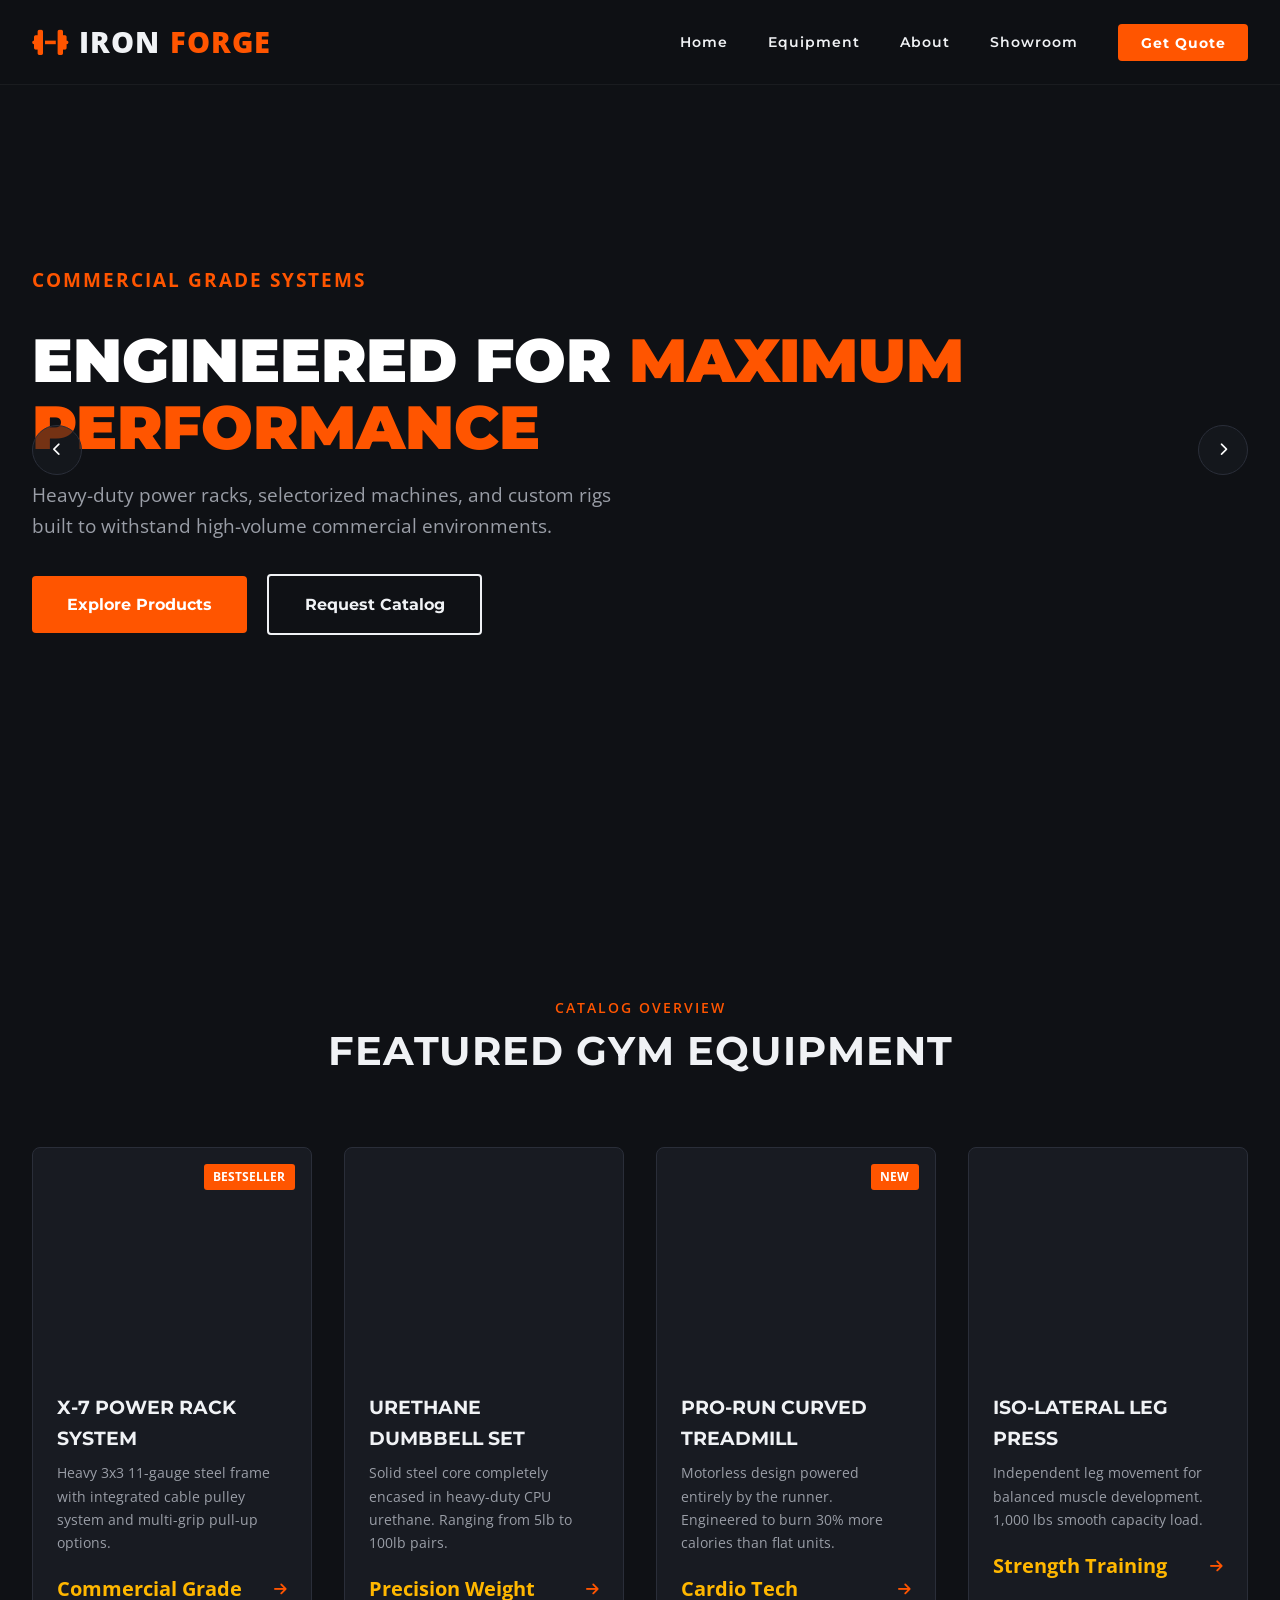
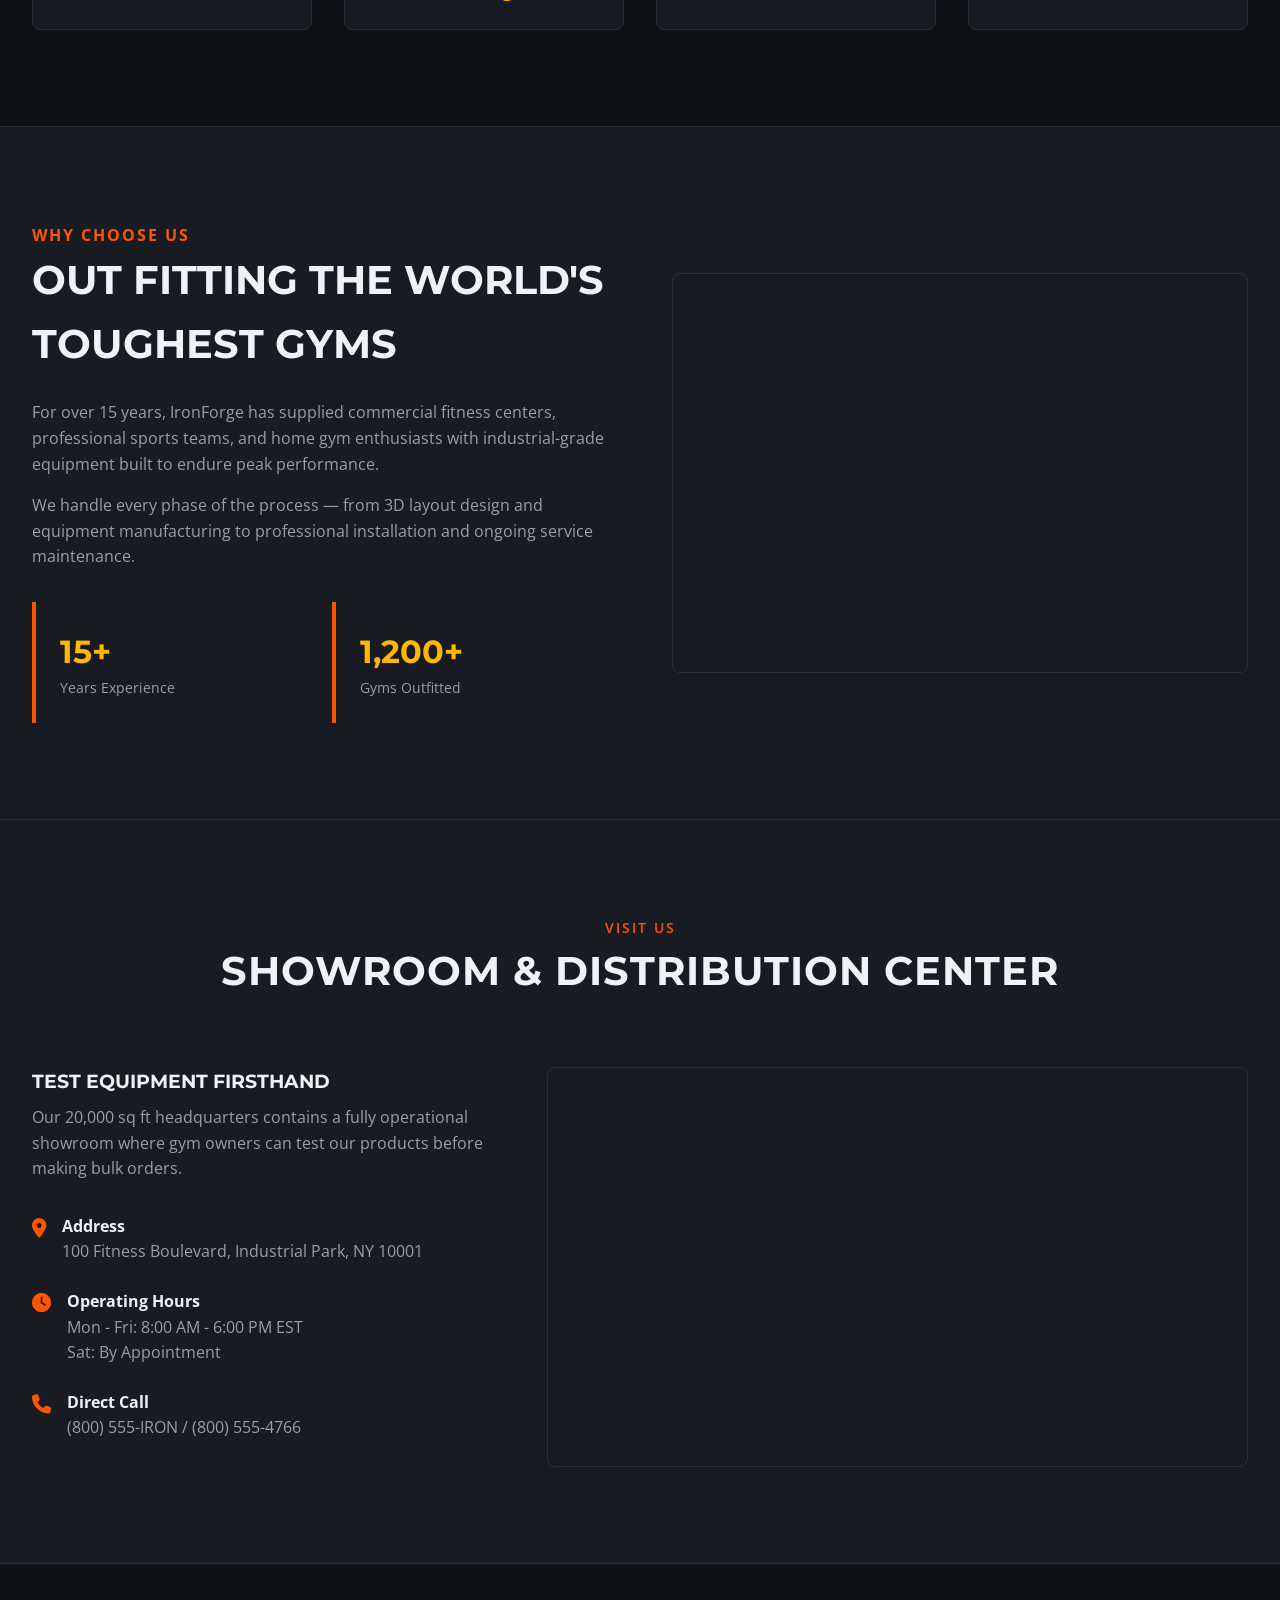
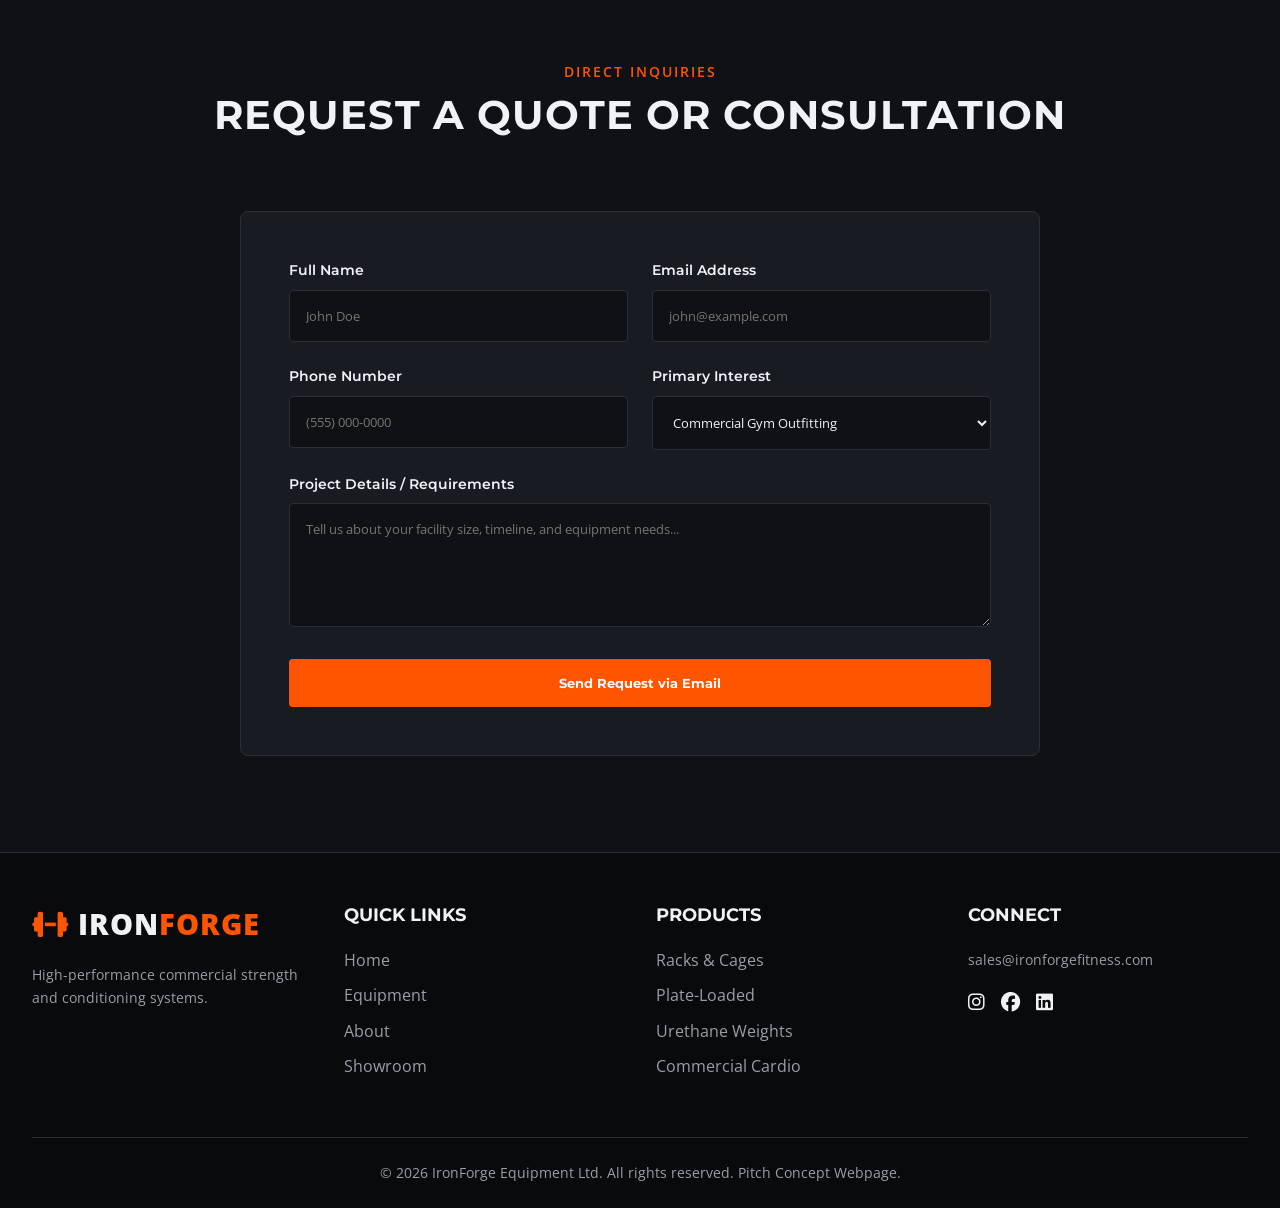
<file: index.html>
<!DOCTYPE html>
<html lang="en">
<head>
    <meta charset="UTF-8">
    <meta name="viewport" content="width=device-width, initial-scale=1.0">
    <title>IRONFORGE | Premium Fitness Equipment Solutions</title>
    
    <!-- Google Fonts & Font Awesome Icons -->
    <link rel="preconnect" href="https://fonts.googleapis.com">
    <link rel="preconnect" href="https://fonts.gstatic.com" crossorigin>
    <link href="https://fonts.googleapis.com/css2?family=Montserrat:wght@400;600;700;900&family=Open+Sans:wght@400;600&display=swap" rel="stylesheet">
    <link rel="stylesheet" href="https://cdnjs.cloudflare.com/ajax/libs/font-awesome/6.4.0/css/all.min.css">

    <style>
        /* --- DESIGN SYSTEM & CSS VARIABLES --- */
        :root {
            --bg-dark: #0f1115;
            --bg-card: #181b22;
            --accent-orange: #ff5500;
            --accent-yellow: #ffb700;
            --text-main: #f0f2f5;
            --text-muted: #9a9ea7;
            --border-color: #2a2e39;
            --font-heading: 'Montserrat', sans-serif;
            --font-body: 'Open Sans', sans-serif;
            --transition: all 0.3s cubic-bezier(0.25, 0.8, 0.25, 1);
        }

        * {
            margin: 0;
            padding: 0;
            box-sizing: border-box;
            scroll-behavior: smooth;
        }

        body {
            background-color: var(--bg-dark);
            color: var(--text-main);
            font-family: var(--font-body);
            line-height: 1.6;
            overflow-x: hidden;
        }

        h1, h2, h3, h4, .brand-font {
            font-family: var(--font-heading);
            text-transform: uppercase;
        }

        /* --- NAVIGATION --- */
        header {
            position: fixed;
            top: 0;
            left: 0;
            width: 100%;
            z-index: 1000;
            background: rgba(15, 17, 21, 0.85);
            backdrop-filter: blur(10px);
            border-bottom: 1px solid rgba(255, 255, 255, 0.05);
            transition: var(--transition);
        }

        .navbar {
            max-width: 1300px;
            margin: 0 auto;
            display: flex;
            justify-content: space-between;
            align-items: center;
            padding: 1.2rem 2rem;
        }

        .logo {
            font-size: 1.8rem;
            font-weight: 900;
            color: var(--text-main);
            text-decoration: none;
            letter-spacing: 1px;
            display: flex;
            align-items: center;
            gap: 10px;
        }

        .logo span {
            color: var(--accent-orange);
        }

        .nav-links {
            display: flex;
            list-style: none;
            gap: 2.5rem;
            align-items: center;
        }

        .nav-links a {
            color: var(--text-main);
            text-decoration: none;
            font-family: var(--font-heading);
            font-weight: 600;
            font-size: 0.9rem;
            letter-spacing: 1px;
            transition: var(--transition);
        }

        .nav-links a:hover {
            color: var(--accent-orange);
        }

        .btn-nav {
            background: var(--accent-orange);
            color: #fff !important;
            padding: 0.6rem 1.4rem;
            border-radius: 4px;
            font-weight: 700 !important;
        }

        .btn-nav:hover {
            background: #e04b00;
            transform: translateY(-2px);
        }

        /* --- HERO SLIDER --- */
        .hero-slider {
            position: relative;
            height: 100vh;
            width: 100%;
            overflow: hidden;
        }

        .slide {
            position: absolute;
            top: 0;
            left: 0;
            width: 100%;
            height: 100%;
            opacity: 0;
            transition: opacity 0.8s ease-in-out;
            background-size: cover;
            background-position: center;
            display: flex;
            align-items: center;
        }

        .slide.active {
            opacity: 1;
        }

        .slide-overlay {
            position: absolute;
            top: 0;
            left: 0;
            width: 100%;
            height: 100%;
            background: linear-gradient(90deg, rgba(15, 17, 21, 0.9) 0%, rgba(15, 17, 21, 0.4) 100%);
        }

        .slide-content {
            position: relative;
            z-index: 2;
            max-width: 1300px;
            margin: 0 auto;
            padding: 0 2rem;
            width: 100%;
        }

        .slide-content h1 {
            font-size: 3.8rem;
            font-weight: 900;
            line-height: 1.1;
            margin-bottom: 1.2rem;
            color: #fff;
        }

        .slide-content h1 span {
            color: var(--accent-orange);
        }

        .slide-content p {
            font-size: 1.2rem;
            max-width: 600px;
            margin-bottom: 2rem;
            color: var(--text-muted);
        }

        /* Slider Controls */
        .slider-arrow {
            position: absolute;
            top: 50%;
            transform: translateY(-50%);
            z-index: 10;
            background: rgba(24, 27, 34, 0.6);
            border: 1px solid var(--border-color);
            color: #fff;
            width: 50px;
            height: 50px;
            border-radius: 50%;
            cursor: pointer;
            display: flex;
            align-items: center;
            justify-content: center;
            transition: var(--transition);
        }

        .slider-arrow:hover {
            background: var(--accent-orange);
            border-color: var(--accent-orange);
        }

        .prev-slide { left: 2rem; }
        .next-slide { right: 2rem; }

        /* --- BUTTONS & CTA --- */
        .btn {
            display: inline-block;
            padding: 1rem 2.2rem;
            border-radius: 4px;
            font-family: var(--font-heading);
            font-weight: 700;
            text-decoration: none;
            cursor: pointer;
            border: none;
            transition: var(--transition);
        }

        .btn-primary {
            background: var(--accent-orange);
            color: #fff;
        }

        .btn-primary:hover {
            background: #d44700;
            transform: translateY(-3px);
            box-shadow: 0 10px 20px rgba(255, 85, 0, 0.3);
        }

        .btn-outline {
            border: 2px solid var(--text-main);
            color: var(--text-main);
            margin-left: 1rem;
        }

        .btn-outline:hover {
            border-color: var(--accent-orange);
            color: var(--accent-orange);
        }

        /* --- SECTION HEADINGS --- */
        .section-padding {
            padding: 6rem 2rem;
        }

        .container {
            max-width: 1300px;
            margin: 0 auto;
        }

        .section-header {
            text-align: center;
            margin-bottom: 4rem;
        }

        .section-header h2 {
            font-size: 2.5rem;
            letter-spacing: 1px;
            margin-bottom: 0.5rem;
        }

        .section-header p {
            color: var(--accent-orange);
            font-weight: 600;
            text-transform: uppercase;
            font-size: 0.9rem;
            letter-spacing: 2px;
        }

        /* --- EQUIPMENT SHOWCASE --- */
        .grid-products {
            display: grid;
            grid-template-columns: repeat(auto-fit, minmax(280px, 1fr));
            gap: 2rem;
        }

        .product-card {
            background: var(--bg-card);
            border: 1px solid var(--border-color);
            border-radius: 8px;
            overflow: hidden;
            transition: var(--transition);
        }

        .product-card:hover {
            transform: translateY(-10px);
            border-color: var(--accent-orange);
            box-shadow: 0 15px 30px rgba(0,0,0,0.5);
        }

        .product-img {
            height: 220px;
            background-size: cover;
            background-position: center;
            position: relative;
        }

        .product-badge {
            position: absolute;
            top: 1rem;
            right: 1rem;
            background: var(--accent-orange);
            color: #fff;
            padding: 0.2rem 0.6rem;
            font-size: 0.75rem;
            font-weight: 700;
            border-radius: 3px;
        }

        .product-info {
            padding: 1.5rem;
        }

        .product-info h3 {
            font-size: 1.2rem;
            margin-bottom: 0.5rem;
        }

        .product-info p {
            color: var(--text-muted);
            font-size: 0.9rem;
            margin-bottom: 1.2rem;
        }

        .product-price {
            font-size: 1.25rem;
            font-weight: 700;
            color: var(--accent-yellow);
            display: flex;
            justify-content: space-between;
            align-items: center;
        }

        /* --- ABOUT & STATS SECTION --- */
        .about-grid {
            display: grid;
            grid-template-columns: 1fr 1fr;
            gap: 4rem;
            align-items: center;
        }

        .about-text h2 {
            font-size: 2.5rem;
            margin-bottom: 1.5rem;
        }

        .stats-grid {
            display: grid;
            grid-template-columns: repeat(2, 1fr);
            gap: 1.5rem;
            margin-top: 2rem;
        }

        .stat-box {
            background: var(--bg-card);
            padding: 1.5rem;
            border-left: 4px solid var(--accent-orange);
            border-radius: 0 8px 8px 0;
        }

        .stat-box h3 {
            font-size: 2rem;
            color: var(--accent-yellow);
        }

        /* --- LOCATION & MAP --- */
        .location-section {
            background: var(--bg-card);
            border-top: 1px solid var(--border-color);
            border-bottom: 1px solid var(--border-color);
        }

        .location-grid {
            display: grid;
            grid-template-columns: 1fr 1.5fr;
            gap: 3rem;
        }

        .info-list {
            list-style: none;
            margin-top: 2rem;
        }

        .info-list li {
            display: flex;
            align-items: flex-start;
            gap: 1rem;
            margin-bottom: 1.5rem;
        }

        .info-list i {
            font-size: 1.2rem;
            color: var(--accent-orange);
            margin-top: 5px;
        }

        .map-container {
            width: 100%;
            height: 400px;
            border-radius: 8px;
            overflow: hidden;
            border: 1px solid var(--border-color);
        }

        .map-container iframe {
            width: 100%;
            height: 100%;
            border: 0;
            filter: grayscale(80%) invert(90%) contrast(120%);
        }

        /* --- CONTACT FORM --- */
        .contact-form-wrapper {
            max-width: 800px;
            margin: 0 auto;
            background: var(--bg-card);
            padding: 3rem;
            border-radius: 8px;
            border: 1px solid var(--border-color);
        }

        .form-group {
            margin-bottom: 1.5rem;
        }

        .form-row {
            display: grid;
            grid-template-columns: 1fr 1fr;
            gap: 1.5rem;
        }

        label {
            display: block;
            margin-bottom: 0.5rem;
            font-family: var(--font-heading);
            font-size: 0.85rem;
            font-weight: 600;
        }

        input, textarea, select {
            width: 100%;
            padding: 1rem;
            background: var(--bg-dark);
            border: 1px solid var(--border-color);
            border-radius: 4px;
            color: var(--text-main);
            font-family: var(--font-body);
            transition: var(--transition);
        }

        input:focus, textarea:focus, select:focus {
            outline: none;
            border-color: var(--accent-orange);
        }

        /* --- FOOTER --- */
        footer {
            background: #090a0c;
            padding: 3rem 2rem 1.5rem;
            border-top: 1px solid var(--border-color);
        }

        .footer-grid {
            display: grid;
            grid-template-columns: repeat(auto-fit, minmax(200px, 1fr));
            gap: 2rem;
            max-width: 1300px;
            margin: 0 auto 3rem;
        }

        .footer-col h4 {
            margin-bottom: 1.2rem;
            font-size: 1.1rem;
        }

        .footer-links {
            list-style: none;
        }

        .footer-links li {
            margin-bottom: 0.6rem;
        }

        .footer-links a {
            color: var(--text-muted);
            text-decoration: none;
            transition: var(--transition);
        }

        .footer-links a:hover {
            color: var(--accent-orange);
        }

        .footer-bottom {
            text-align: center;
            padding-top: 1.5rem;
            border-top: 1px solid var(--border-color);
            color: var(--text-muted);
            font-size: 0.85rem;
        }

        /* --- RESPONSIVE MOBILE MENU --- */
        .mobile-toggle {
            display: none;
            font-size: 1.5rem;
            cursor: pointer;
        }

        @media (max-width: 900px) {
            .about-grid, .location-grid {
                grid-template-columns: 1fr;
            }
            .form-row {
                grid-template-columns: 1fr;
            }
            .mobile-toggle {
                display: block;
            }
            .nav-links {
                position: absolute;
                top: 100%;
                left: 0;
                width: 100%;
                background: var(--bg-card);
                flex-direction: column;
                padding: 2rem;
                display: none;
                border-bottom: 1px solid var(--border-color);
            }
            .nav-links.active {
                display: flex;
            }
            .slide-content h1 {
                font-size: 2.5rem;
            }
        }
    </style>
</head>
<body>

    <!-- NAVIGATION HEADER -->
    <header>
        <nav class="navbar">
            <a href="#" class="logo">
                <i class="fa-solid fa-dumbbell" style="color: var(--accent-orange);"></i>
                IRON<span>FORGE</span>
            </a>
            <div class="mobile-toggle" id="mobile-menu-btn">
                <i class="fa-solid fa-bars"></i>
            </div>
            <ul class="nav-links" id="nav-links">
                <li><a href="#home">Home</a></li>
                <li><a href="#equipment">Equipment</a></li>
                <li><a href="#about">About</a></li>
                <li><a href="#location">Showroom</a></li>
                <li><a href="#contact" class="btn-nav">Get Quote</a></li>
            </ul>
        </nav>
    </header>

    <!-- HERO SLIDER SECTION -->
    <section class="hero-slider" id="home">
        <!-- Slide 1 -->
        <div class="slide active" style="background-image: url('https://images.unsplash.com/photo-1534438327276-14e5300c3a48?auto=format&fit=crop&q=80&w=1920');">
            <div class="slide-overlay"></div>
            <div class="slide-content">
                <p style="color: var(--accent-orange); font-weight: 700; letter-spacing: 2px;">COMMERCIAL GRADE SYSTEMS</p>
                <h1>ENGINEERED FOR <span>MAXIMUM PERFORMANCE</span></h1>
                <p>Heavy-duty power racks, selectorized machines, and custom rigs built to withstand high-volume commercial environments.</p>
                <a href="#equipment" class="btn btn-primary">Explore Products</a>
                <a href="#contact" class="btn btn-outline">Request Catalog</a>
            </div>
        </div>

        <!-- Slide 2 -->
        <div class="slide" style="background-image: url('https://images.unsplash.com/photo-1534438327276-14e5300c3a48?auto=format&fit=crop&q=80&w=1920');">
            <div class="slide-overlay"></div>
            <div class="slide-content">
                <p style="color: var(--accent-yellow); font-weight: 700; letter-spacing: 2px;">PRECISION FREE WEIGHTS</p>
                <h1>BUILT FOR <span>CHAMPIONS</span></h1>
                <p>Calibrated steel plates, urethane dumbbells, and Olympic bars forged with high-tensile strength alloys.</p>
                <a href="#equipment" class="btn btn-primary">View Free Weights</a>
            </div>
        </div>

        <!-- Slide Controls -->
        <button class="slider-arrow prev-slide" id="prevBtn"><i class="fa-solid fa-chevron-left"></i></button>
        <button class="slider-arrow next-slide" id="nextBtn"><i class="fa-solid fa-chevron-right"></i></button>
    </section>

    <!-- EQUIPMENT SHOWCASE -->
    <section class="section-padding container" id="equipment">
        <div class="section-header">
            <p>Catalog Overview</p>
            <h2>Featured Gym Equipment</h2>
        </div>
        <div class="grid-products">
            
            <!-- Item 1 -->
            <div class="product-card">
                <div class="product-img" style="background-image: url('https://images.unsplash.com/photo-1584735935682-2f2b69dff9d2?auto=format&fit=crop&q=80&w=600');">
                    <span class="product-badge">BESTSELLER</span>
                </div>
                <div class="product-info">
                    <h3>X-7 Power Rack System</h3>
                    <p>Heavy 3x3 11-gauge steel frame with integrated cable pulley system and multi-grip pull-up options.</p>
                    <div class="product-price">
                        <span>Commercial Grade</span>
                        <i class="fa-solid fa-arrow-right" style="color: var(--accent-orange); font-size: 0.9rem;"></i>
                    </div>
                </div>
            </div>

            <!-- Item 2 -->
            <div class="product-card">
                <div class="product-img" style="background-image: url('https://images.unsplash.com/photo-1534438327276-14e5300c3a48?auto=format&fit=crop&q=80&w=600');">
                </div>
                <div class="product-info">
                    <h3>Urethane Dumbbell Set</h3>
                    <p>Solid steel core completely encased in heavy-duty CPU urethane. Ranging from 5lb to 100lb pairs.</p>
                    <div class="product-price">
                        <span>Precision Weight</span>
                        <i class="fa-solid fa-arrow-right" style="color: var(--accent-orange); font-size: 0.9rem;"></i>
                    </div>
                </div>
            </div>

            <!-- Item 3 -->
            <div class="product-card">
                <div class="product-img" style="background-image: url('https://images.unsplash.com/photo-1517838277536-f5f99be501cd?auto=format&fit=crop&q=80&w=600');">
                    <span class="product-badge">NEW</span>
                </div>
                <div class="product-info">
                    <h3>Pro-Run Curved Treadmill</h3>
                    <p>Motorless design powered entirely by the runner. Engineered to burn 30% more calories than flat units.</p>
                    <div class="product-price">
                        <span>Cardio Tech</span>
                        <i class="fa-solid fa-arrow-right" style="color: var(--accent-orange); font-size: 0.9rem;"></i>
                    </div>
                </div>
            </div>

            <!-- Item 4 -->
            <div class="product-card">
                <div class="product-img" style="background-image: url('https://images.unsplash.com/photo-1534438327276-14e5300c3a48?auto=format&fit=crop&q=80&w=600');">
                </div>
                <div class="product-info">
                    <h3>Iso-Lateral Leg Press</h3>
                    <p>Independent leg movement for balanced muscle development. 1,000 lbs smooth capacity load.</p>
                    <div class="product-price">
                        <span>Strength Training</span>
                        <i class="fa-solid fa-arrow-right" style="color: var(--accent-orange); font-size: 0.9rem;"></i>
                    </div>
                </div>
            </div>

        </div>
    </section>

    <!-- ABOUT SECTION -->
    <section class="section-padding" id="about" style="background: var(--bg-card); border-top: 1px solid var(--border-color);">
        <div class="container about-grid">
            <div class="about-text">
                <p style="color: var(--accent-orange); font-weight: 700; letter-spacing: 2px;">WHY CHOOSE US</p>
                <h2>OUT FITTING THE WORLD'S TOUGHEST GYMS</h2>
                <p style="color: var(--text-muted); margin-bottom: 1rem;">
                    For over 15 years, IronForge has supplied commercial fitness centers, professional sports teams, and home gym enthusiasts with industrial-grade equipment built to endure peak performance.
                </p>
                <p style="color: var(--text-muted);">
                    We handle every phase of the process — from 3D layout design and equipment manufacturing to professional installation and ongoing service maintenance.
                </p>
                <div class="stats-grid">
                    <div class="stat-box">
                        <h3>15+</h3>
                        <p style="font-size: 0.85rem; color: var(--text-muted);">Years Experience</p>
                    </div>
                    <div class="stat-box">
                        <h3>1,200+</h3>
                        <p style="font-size: 0.85rem; color: var(--text-muted);">Gyms Outfitted</p>
                    </div>
                </div>
            </div>
            <div style="background-image: url('https://images.unsplash.com/photo-1571902943202-507ec2618e8f?auto=format&fit=crop&q=80&w=800'); height: 400px; background-size: cover; border-radius: 8px; border: 1px solid var(--border-color);"></div>
        </div>
    </section>

    <!-- LOCATION & SHOWROOM MAP -->
    <section class="section-padding location-section" id="location">
        <div class="container">
            <div class="section-header">
                <p>Visit Us</p>
                <h2>Showroom & Distribution Center</h2>
            </div>
            <div class="location-grid">
                <div>
                    <h3>Test Equipment Firsthand</h3>
                    <p style="color: var(--text-muted); margin-top: 0.5rem;">
                        Our 20,000 sq ft headquarters contains a fully operational showroom where gym owners can test our products before making bulk orders.
                    </p>
                    <ul class="info-list">
                        <li>
                            <i class="fa-solid fa-location-dot"></i>
                            <div>
                                <strong>Address</strong>
                                <p style="color: var(--text-muted);">100 Fitness Boulevard, Industrial Park, NY 10001</p>
                            </div>
                        </li>
                        <li>
                            <i class="fa-solid fa-clock"></i>
                            <div>
                                <strong>Operating Hours</strong>
                                <p style="color: var(--text-muted);">Mon - Fri: 8:00 AM - 6:00 PM EST<br>Sat: By Appointment</p>
                            </div>
                        </li>
                        <li>
                            <i class="fa-solid fa-phone"></i>
                            <div>
                                <strong>Direct Call</strong>
                                <p style="color: var(--text-muted);">(800) 555-IRON / (800) 555-4766</p>
                            </div>
                        </li>
                    </ul>
                </div>
                <!-- GOOGLE MAPS EMBED -->
                <div class="map-container">
                    <iframe src="https://www.google.com/maps/embed?pb=!1m18!1m12!1m3!1d193595.15830869428!2d-74.119763973046!3d40.69766371333333!2m3!1f0!2f0!3f0!3m2!1i1024!2i768!4f13.1!3m3!1m2!1s0x89c24fa5d33f083b%3A0xc80b8f06e177fe62!2sNew%20York%2C%20NY!5e0!3m2!1sen!2sus!4v1680000000000!5m2!1sen!2sus" allowfullscreen="" loading="lazy"></iframe>
                </div>
            </div>
        </div>
    </section>

    <!-- CONTACT & QUOTE FORM -->
    <section class="section-padding container" id="contact">
        <div class="section-header">
            <p>Direct Inquiries</p>
            <h2>Request a Quote or Consultation</h2>
        </div>
        <div class="contact-form-wrapper">
            <!-- Interactivity via mailto action fallback or custom JS handling -->
            <form id="quoteForm" onsubmit="handleFormSubmit(event)">
                <div class="form-row">
                    <div class="form-group">
                        <label for="fullName">Full Name</label>
                        <input type="text" id="fullName" required placeholder="John Doe">
                    </div>
                    <div class="form-group">
                        <label for="email">Email Address</label>
                        <input type="email" id="email" required placeholder="john@example.com">
                    </div>
                </div>
                <div class="form-row">
                    <div class="form-group">
                        <label for="phone">Phone Number</label>
                        <input type="tel" id="phone" placeholder="(555) 000-0000">
                    </div>
                    <div class="form-group">
                        <label for="interest">Primary Interest</label>
                        <select id="interest">
                            <option>Commercial Gym Outfitting</option>
                            <option>Home Gym Equipment</option>
                            <option>Free Weights & Accessories</option>
                            <option>Service & Maintenance</option>
                        </select>
                    </div>
                </div>
                <div class="form-group">
                    <label for="message">Project Details / Requirements</label>
                    <textarea id="message" rows="5" required placeholder="Tell us about your facility size, timeline, and equipment needs..."></textarea>
                </div>
                <button type="submit" class="btn btn-primary" style="width: 100%;">Send Request via Email</button>
            </form>
        </div>
    </section>

    <!-- FOOTER -->
    <footer>
        <div class="footer-grid">
            <div class="footer-col">
                <a href="#" class="logo" style="margin-bottom: 1rem; display: inline-block;">
                    <i class="fa-solid fa-dumbbell" style="color: var(--accent-orange);"></i> IRON<span>FORGE</span>
                </a>
                <p style="color: var(--text-muted); font-size: 0.9rem;">High-performance commercial strength and conditioning systems.</p>
            </div>
            <div class="footer-col">
                <h4>Quick Links</h4>
                <ul class="footer-links">
                    <li><a href="#home">Home</a></li>
                    <li><a href="#equipment">Equipment</a></li>
                    <li><a href="#about">About</a></li>
                    <li><a href="#location">Showroom</a></li>
                </ul>
            </div>
            <div class="footer-col">
                <h4>Products</h4>
                <ul class="footer-links">
                    <li><a href="#equipment">Racks & Cages</a></li>
                    <li><a href="#equipment">Plate-Loaded</a></li>
                    <li><a href="#equipment">Urethane Weights</a></li>
                    <li><a href="#equipment">Commercial Cardio</a></li>
                </ul>
            </div>
            <div class="footer-col">
                <h4>Connect</h4>
                <p style="color: var(--text-muted); font-size: 0.9rem; margin-bottom: 1rem;">sales@ironforgefitness.com</p>
                <div style="display: flex; gap: 1rem; font-size: 1.2rem;">
                    <a href="#" style="color: var(--text-main);"><i class="fa-brands fa-instagram"></i></a>
                    <a href="#" style="color: var(--text-main);"><i class="fa-brands fa-facebook"></i></a>
                    <a href="#" style="color: var(--text-main);"><i class="fa-brands fa-linkedin"></i></a>
                </div>
            </div>
        </div>
        <div class="footer-bottom">
            <p>&copy; 2026 IronForge Equipment Ltd. All rights reserved. Pitch Concept Webpage.</p>
        </div>
    </footer>

    <!-- INTERACTIVE JAVASCRIPT -->
    <script>
        // --- HERO SLIDER FUNCTIONALITY ---
        const slides = document.querySelectorAll('.slide');
        const prevBtn = document.getElementById('prevBtn');
        const nextBtn = document.getElementById('nextBtn');
        let currentSlide = 0;
        let slideInterval;

        function showSlide(index) {
            slides.forEach(slide => slide.classList.remove('active'));
            currentSlide = (index + slides.length) % slides.length;
            slides[currentSlide].classList.add('active');
        }

        function nextSlide() {
            showSlide(currentSlide + 1);
        }

        function prevSlide() {
            showSlide(currentSlide - 1);
        }

        // Event Listeners for Controls
        nextBtn.addEventListener('click', () => {
            nextSlide();
            resetTimer();
        });

        prevBtn.addEventListener('click', () => {
            prevSlide();
            resetTimer();
        });

        // Auto-advance Slides
        function startTimer() {
            slideInterval = setInterval(nextSlide, 5000);
        }

        function resetTimer() {
            clearInterval(slideInterval);
            startTimer();
        }

        startTimer();

        // --- MOBILE MENU TOGGLE ---
        const mobileBtn = document.getElementById('mobile-menu-btn');
        const navLinks = document.getElementById('nav-links');

        mobileBtn.addEventListener('click', () => {
            navLinks.classList.toggle('active');
        });

        // Close menu when clicking a link (mobile)
        document.querySelectorAll('.nav-links a').forEach(link => {
            link.addEventListener('click', () => {
                navLinks.classList.remove('active');
            });
        });

        // --- FORM SUBMISSION (EMAIL TRIGGER) ---
        function handleFormSubmit(event) {
            event.preventDefault();
            
            const name = document.getElementById('fullName').value;
            const email = document.getElementById('email').value;
            const phone = document.getElementById('phone').value;
            const interest = document.getElementById('interest').value;
            const message = document.getElementById('message').value;

            // Construct mailto URI for simple client-side submission demonstration
            const targetEmail = "sales@ironforgefitness.com";
            const subject = encodeURIComponent(`Inquiry: ${interest} - ${name}`);
            const body = encodeURIComponent(
                `Name: ${name}\nEmail: ${email}\nPhone: ${phone}\nInterest: ${interest}\n\nMessage:\n${message}`
            );

            window.location.href = `mailto:${targetEmail}?subject=${subject}&body=${body}`;
            
            alert('Opening your email client to dispatch this quote request...');
        }
    </script>
</body>
</html>
</file>
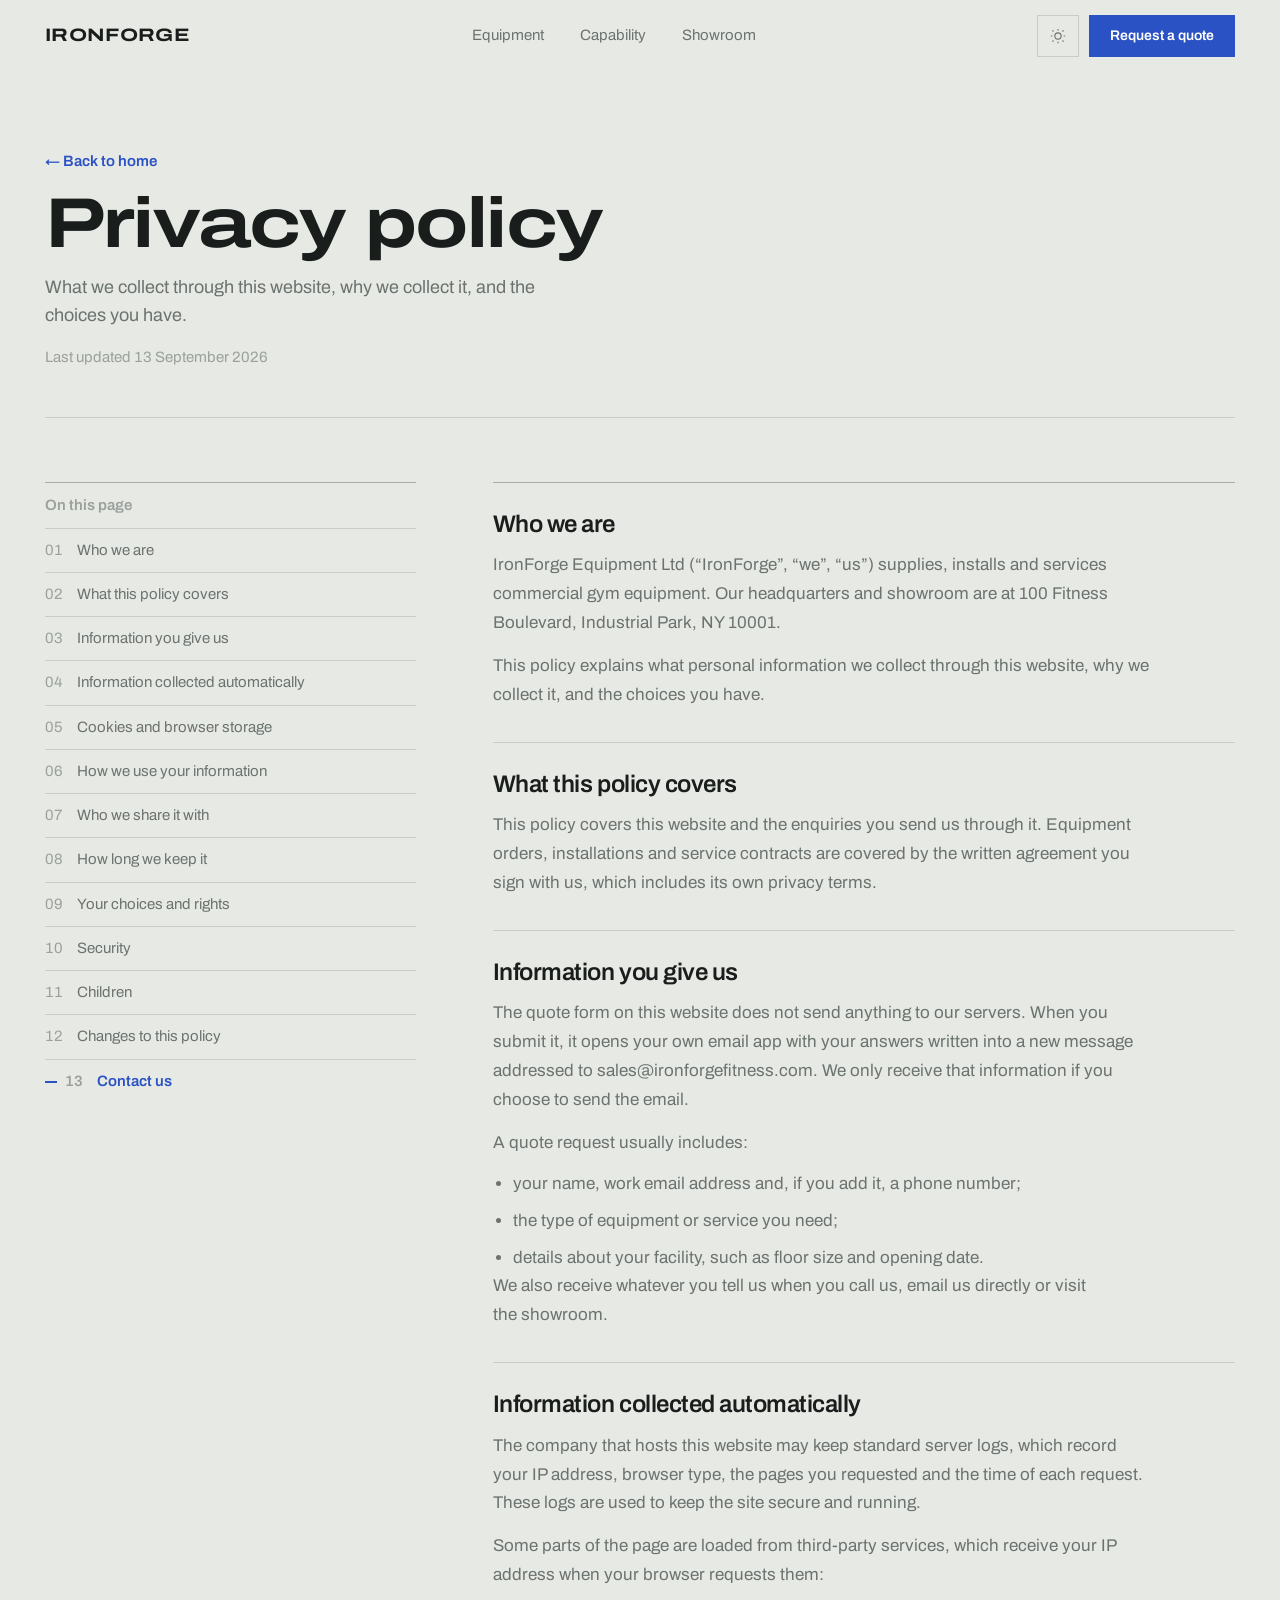
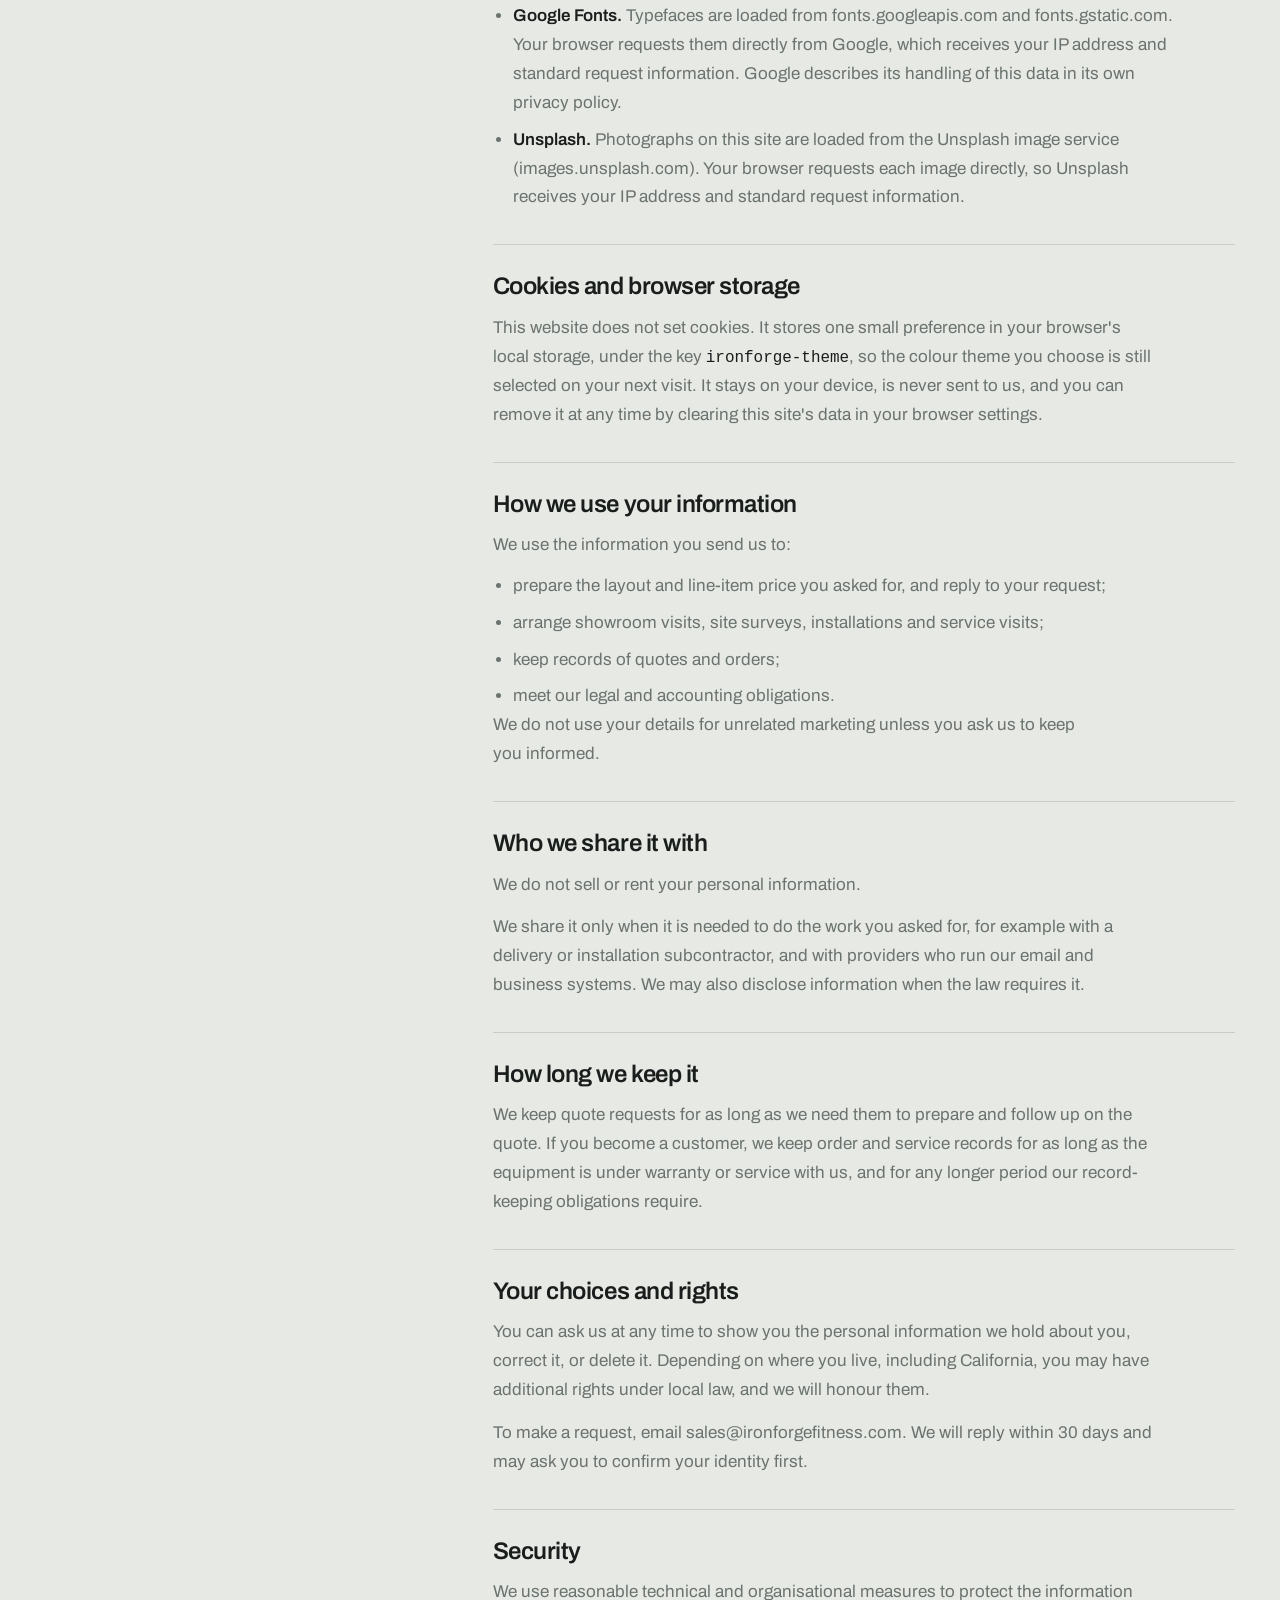
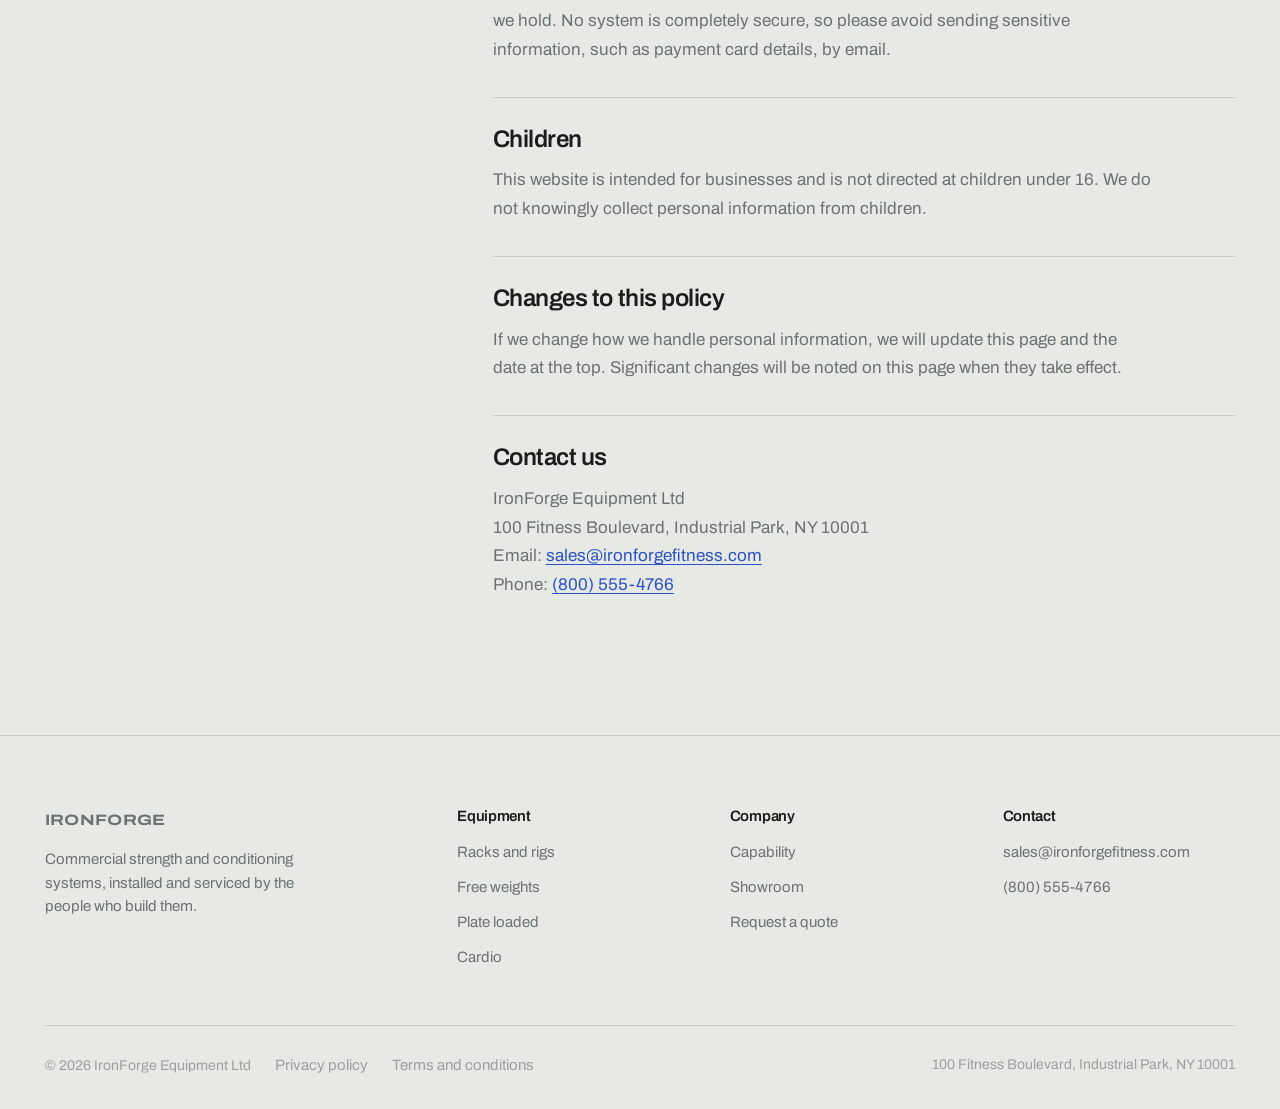
<file: v1/privacy.html>
<!DOCTYPE html>
<html lang="en">
<head>
<meta charset="UTF-8">
<meta name="viewport" content="width=device-width, initial-scale=1">
<title>Privacy policy | IRONFORGE</title>
<meta name="description" content="How IRONFORGE handles personal information collected through this website.">
<meta name="theme-color" content="#e7e9e4" media="(prefers-color-scheme: light)">
<meta name="theme-color" content="#161a19" media="(prefers-color-scheme: dark)">

<link rel="preconnect" href="https://fonts.googleapis.com">
<link rel="preconnect" href="https://fonts.gstatic.com" crossorigin>
<link rel="preconnect" href="https://images.unsplash.com">

<link rel="icon" href="favicon.svg" type="image/svg+xml">

<link href="https://fonts.googleapis.com/css2?family=Archivo:wdth,wght@62..125,400..700&display=swap" rel="stylesheet">

<link rel="stylesheet" href="assets/styles.css?v=1.3">

<script>
  // Theme is resolved before first paint so the page never flashes the
  // wrong mode. The class hook lets CSS hide the hero only when scripting
  // is available, so a no-JS visitor still sees everything.
  (function () {
    var el = document.documentElement;
    el.classList.add("js");
    try {
      var saved = localStorage.getItem("ironforge-theme");
      el.setAttribute("data-theme",
        saved || (matchMedia("(prefers-color-scheme: dark)").matches ? "dark" : "light"));
    } catch (e) {
      el.setAttribute("data-theme", "light");
    }
  })();
</script>
</head>

<body>
<a class="skip" href="#main">Skip to content</a>

<header class="header" data-stuck="false">
  <div class="shell header__bar">
    <a class="brand" href="./" translate="no">IRONFORGE</a>

    <nav class="nav" id="nav" aria-label="Primary">
      <a href="./#equipment">Equipment</a>
      <a href="./#capability">Capability</a>
      <a href="./#showroom">Showroom</a>
      <a class="nav__quote" href="./#quote">Request a quote</a>
    </nav>

    <div class="header__end">
      <button class="iconbtn" id="theme" type="button" aria-label="Switch to dark theme">
        <svg class="i-light" viewBox="0 0 24 24" fill="none" stroke="currentColor" stroke-width="1.5" aria-hidden="true">
          <circle cx="12" cy="12" r="4.2"/>
          <path d="M12 2.5v2M12 19.5v2M4.6 4.6l1.4 1.4M18 18l1.4 1.4M2.5 12h2M19.5 12h2M4.6 19.4 6 18M18 6l1.4-1.4"/>
        </svg>
        <svg class="i-dark" viewBox="0 0 24 24" fill="none" stroke="currentColor" stroke-width="1.5" aria-hidden="true">
          <path d="M21 12.8A9 9 0 1 1 11.2 3a7 7 0 0 0 9.8 9.8z"/>
        </svg>
      </button>

      <button class="iconbtn menu-btn" id="menu" type="button"
              aria-label="Open menu" aria-expanded="false" aria-controls="nav">
        <svg viewBox="0 0 24 24" fill="none" stroke="currentColor" stroke-width="1.5" aria-hidden="true">
          <path d="M4 7h16M4 12h16M4 17h16"/>
        </svg>
      </button>

      <a class="btn btn--solid btn--sm" href="./#quote">Request a quote</a>
    </div>
  </div>
</header>

<main id="main">
  <article class="shell legal" aria-labelledby="legal-title">
    <header class="legal__head">
      <a class="legal__back" href="./">&larr; Back to home</a>
      <h1 class="display legal__title" id="legal-title">Privacy policy</h1>
      <p class="legal__lede">What we collect through this website, why we collect it, and the choices you have.</p>
      <p class="legal__meta">Last updated <time datetime="2026-09-13">13 September 2026</time></p>
    </header>

    <div class="legal__grid">
      <nav class="legal__toc" aria-labelledby="toc-title" data-legal-toc>
        <h2 id="toc-title">On this page</h2>
        <ol><li><a href="#who-we-are">Who we are</a></li><li><a href="#scope">What this policy covers</a></li><li><a href="#you-give-us">Information you give us</a></li><li><a href="#automatic">Information collected automatically</a></li><li><a href="#storage">Cookies and browser storage</a></li><li><a href="#use">How we use your information</a></li><li><a href="#sharing">Who we share it with</a></li><li><a href="#retention">How long we keep it</a></li><li><a href="#rights">Your choices and rights</a></li><li><a href="#security">Security</a></li><li><a href="#children">Children</a></li><li><a href="#changes">Changes to this policy</a></li><li><a href="#contact">Contact us</a></li></ol>
      </nav>

      <div class="legal__doc">
          <section aria-labelledby="who-we-are"><h2 id="who-we-are">Who we are</h2><p>IronForge Equipment Ltd (&ldquo;IronForge&rdquo;, &ldquo;we&rdquo;, &ldquo;us&rdquo;) supplies, installs and services commercial gym equipment. Our headquarters and showroom are at 100 Fitness Boulevard, Industrial Park, NY 10001.</p><p>This policy explains what personal information we collect through this website, why we collect it, and the choices you have.</p></section>
          <section aria-labelledby="scope"><h2 id="scope">What this policy covers</h2><p>This policy covers this website and the enquiries you send us through it. Equipment orders, installations and service contracts are covered by the written agreement you sign with us, which includes its own privacy terms.</p></section>
          <section aria-labelledby="you-give-us"><h2 id="you-give-us">Information you give us</h2><p>The quote form on this website does not send anything to our servers. When you submit it, it opens your own email app with your answers written into a new message addressed to sales@ironforgefitness.com. We only receive that information if you choose to send the email.</p><p>A quote request usually includes:</p><ul><li>your name, work email address and, if you add it, a phone number;</li><li>the type of equipment or service you need;</li><li>details about your facility, such as floor size and opening date.</li></ul><p>We also receive whatever you tell us when you call us, email us directly or visit the showroom.</p></section>
          <section aria-labelledby="automatic"><h2 id="automatic">Information collected automatically</h2><p>The company that hosts this website may keep standard server logs, which record your IP address, browser type, the pages you requested and the time of each request. These logs are used to keep the site secure and running.</p><p>Some parts of the page are loaded from third-party services, which receive your IP address when your browser requests them:</p><ul><li><strong>Google Fonts.</strong> Typefaces are loaded from fonts.googleapis.com and fonts.gstatic.com. Your browser requests them directly from Google, which receives your IP address and standard request information. Google describes its handling of this data in its own privacy policy.</li><li><strong>Unsplash.</strong> Photographs on this site are loaded from the Unsplash image service (images.unsplash.com). Your browser requests each image directly, so Unsplash receives your IP address and standard request information.</li></ul></section>
          <section aria-labelledby="storage"><h2 id="storage">Cookies and browser storage</h2><p>This website does not set cookies. It stores one small preference in your browser's local storage, under the key <code>ironforge-theme</code>, so the colour theme you choose is still selected on your next visit. It stays on your device, is never sent to us, and you can remove it at any time by clearing this site's data in your browser settings.</p></section>
          <section aria-labelledby="use"><h2 id="use">How we use your information</h2><p>We use the information you send us to:</p><ul><li>prepare the layout and line-item price you asked for, and reply to your request;</li><li>arrange showroom visits, site surveys, installations and service visits;</li><li>keep records of quotes and orders;</li><li>meet our legal and accounting obligations.</li></ul><p>We do not use your details for unrelated marketing unless you ask us to keep you informed.</p></section>
          <section aria-labelledby="sharing"><h2 id="sharing">Who we share it with</h2><p>We do not sell or rent your personal information.</p><p>We share it only when it is needed to do the work you asked for, for example with a delivery or installation subcontractor, and with providers who run our email and business systems. We may also disclose information when the law requires it.</p></section>
          <section aria-labelledby="retention"><h2 id="retention">How long we keep it</h2><p>We keep quote requests for as long as we need them to prepare and follow up on the quote. If you become a customer, we keep order and service records for as long as the equipment is under warranty or service with us, and for any longer period our record-keeping obligations require.</p></section>
          <section aria-labelledby="rights"><h2 id="rights">Your choices and rights</h2><p>You can ask us at any time to show you the personal information we hold about you, correct it, or delete it. Depending on where you live, including California, you may have additional rights under local law, and we will honour them.</p><p>To make a request, email sales@ironforgefitness.com. We will reply within 30 days and may ask you to confirm your identity first.</p></section>
          <section aria-labelledby="security"><h2 id="security">Security</h2><p>We use reasonable technical and organisational measures to protect the information we hold. No system is completely secure, so please avoid sending sensitive information, such as payment card details, by email.</p></section>
          <section aria-labelledby="children"><h2 id="children">Children</h2><p>This website is intended for businesses and is not directed at children under 16. We do not knowingly collect personal information from children.</p></section>
          <section aria-labelledby="changes"><h2 id="changes">Changes to this policy</h2><p>If we change how we handle personal information, we will update this page and the date at the top. Significant changes will be noted on this page when they take effect.</p></section>
          <section aria-labelledby="contact"><h2 id="contact">Contact us</h2><p>IronForge Equipment Ltd<br>100 Fitness Boulevard, Industrial Park, NY 10001<br>Email: <a href="mailto:sales@ironforgefitness.com">sales@ironforgefitness.com</a><br>Phone: <a class="num" href="tel:+18005554766">(800)&nbsp;555-4766</a></p></section>
      </div>
    </div>
  </article>
</main>

<footer class="footer">
  <div class="shell">
    <div class="footer__grid">
      <div>
        <a class="brand" href="./" translate="no">IRONFORGE</a>
        <p class="footer__note">
          Commercial strength and conditioning systems, installed and serviced by the
          people who build them.
        </p>
      </div>

      <div>
        <h3>Equipment</h3>
        <ul>
          <li><a href="./#equipment">Racks and rigs</a></li>
          <li><a href="./#equipment">Free weights</a></li>
          <li><a href="./#equipment">Plate loaded</a></li>
          <li><a href="./#equipment">Cardio</a></li>
        </ul>
      </div>

      <div>
        <h3>Company</h3>
        <ul>
          <li><a href="./#capability">Capability</a></li>
          <li><a href="./#showroom">Showroom</a></li>
          <li><a href="./#quote">Request a quote</a></li>
        </ul>
      </div>

      <div>
        <h3>Contact</h3>
        <ul>
          <li><a href="mailto:sales@ironforgefitness.com">sales@ironforgefitness.com</a></li>
          <li><a class="fig" href="tel:+18005554766">(800) 555-4766</a></li>
        </ul>
      </div>
    </div>

    <div class="footer__base">
      <div class="footer__legal">
        <p>&copy; 2026 IronForge Equipment Ltd</p>
        <a href="privacy.html">Privacy policy</a>
        <a href="terms.html">Terms and conditions</a>
      </div>
      <p>100 Fitness Boulevard, Industrial Park, NY 10001</p>
    </div>
  </div>
</footer>

<script src="assets/main.js?v=1.2" defer></script>
</body>
</html>
</file>
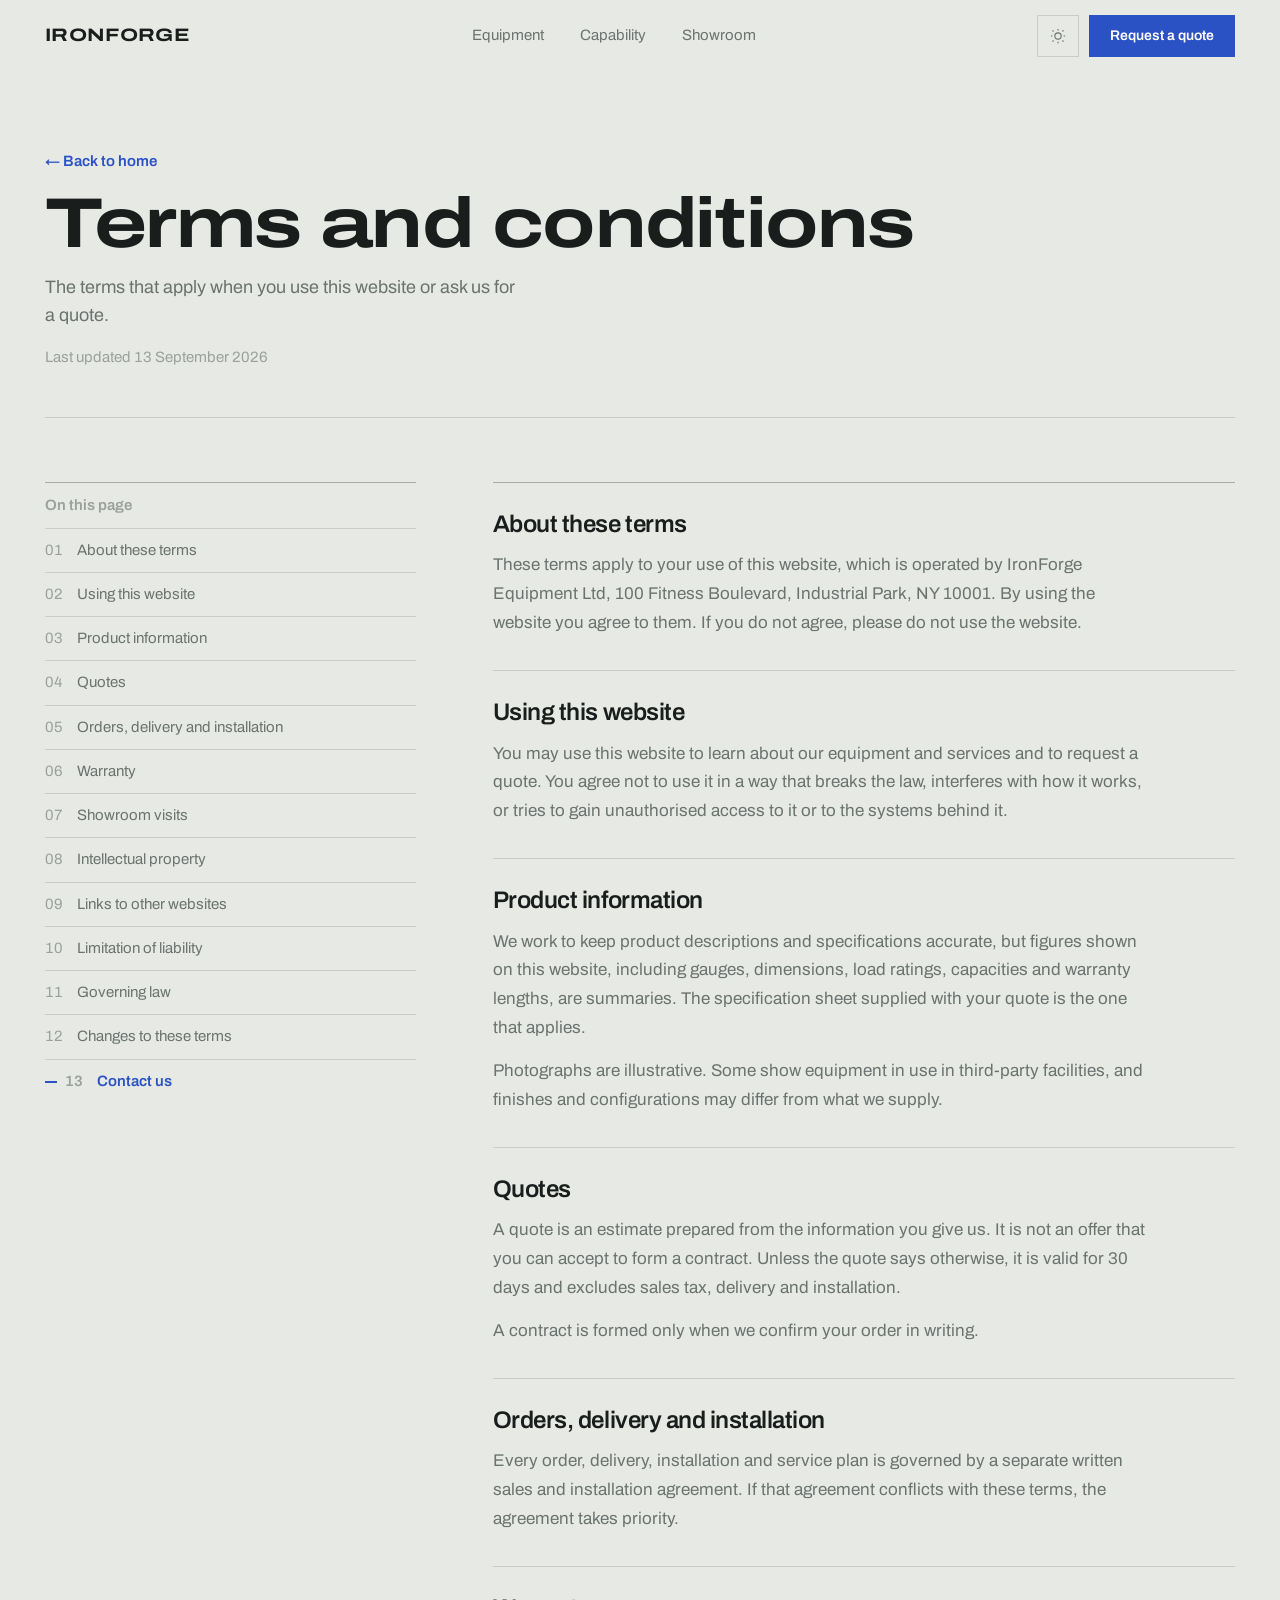
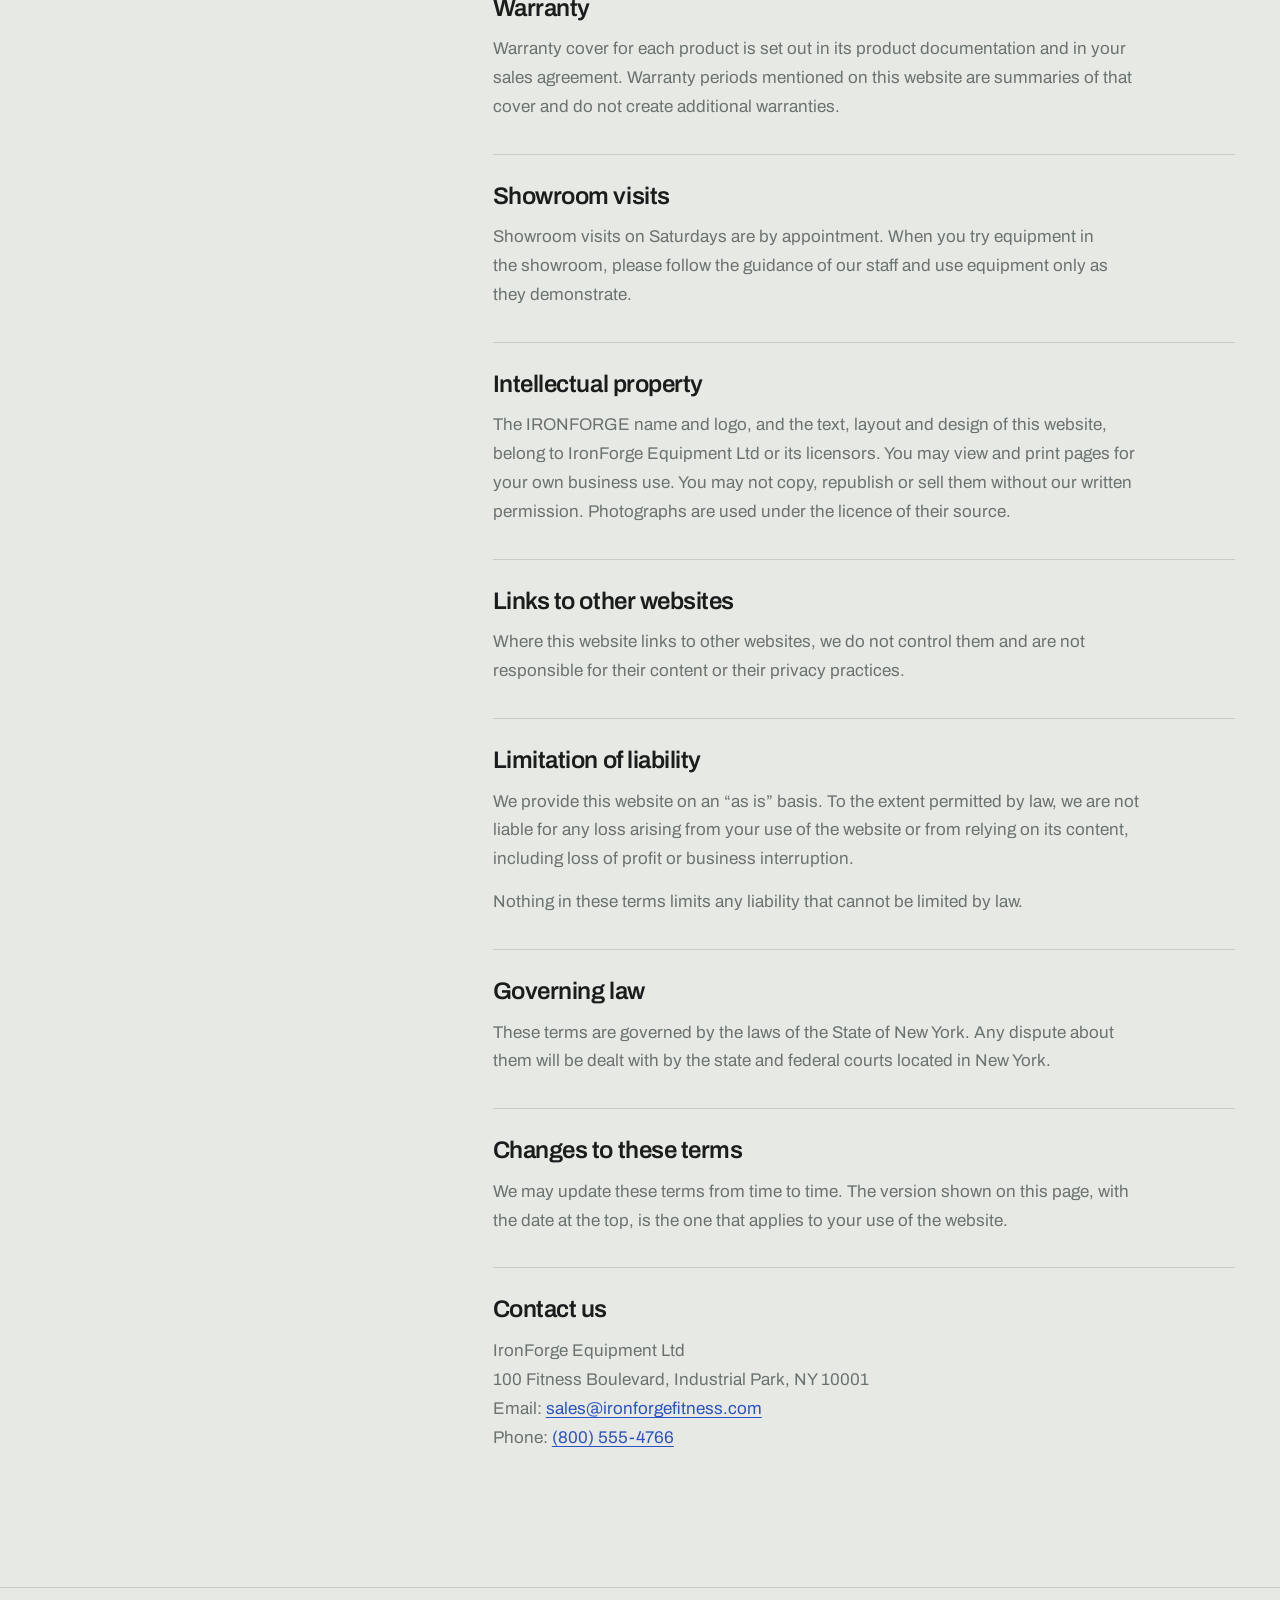
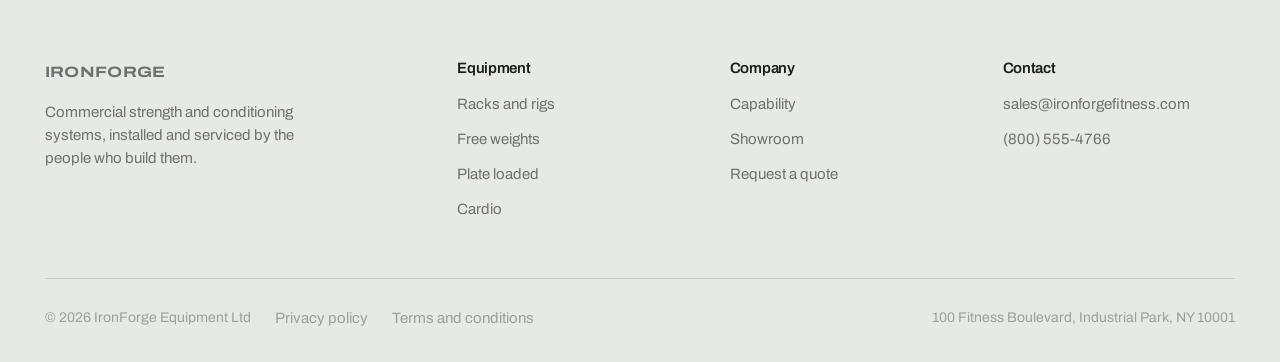
<file: v1/terms.html>
<!DOCTYPE html>
<html lang="en">
<head>
<meta charset="UTF-8">
<meta name="viewport" content="width=device-width, initial-scale=1">
<title>Terms and conditions | IRONFORGE</title>
<meta name="description" content="The terms that apply to using the IRONFORGE website and requesting a quote.">
<meta name="theme-color" content="#e7e9e4" media="(prefers-color-scheme: light)">
<meta name="theme-color" content="#161a19" media="(prefers-color-scheme: dark)">

<link rel="preconnect" href="https://fonts.googleapis.com">
<link rel="preconnect" href="https://fonts.gstatic.com" crossorigin>
<link rel="preconnect" href="https://images.unsplash.com">

<link rel="icon" href="favicon.svg" type="image/svg+xml">

<link href="https://fonts.googleapis.com/css2?family=Archivo:wdth,wght@62..125,400..700&display=swap" rel="stylesheet">

<link rel="stylesheet" href="assets/styles.css?v=1.3">

<script>
  // Theme is resolved before first paint so the page never flashes the
  // wrong mode. The class hook lets CSS hide the hero only when scripting
  // is available, so a no-JS visitor still sees everything.
  (function () {
    var el = document.documentElement;
    el.classList.add("js");
    try {
      var saved = localStorage.getItem("ironforge-theme");
      el.setAttribute("data-theme",
        saved || (matchMedia("(prefers-color-scheme: dark)").matches ? "dark" : "light"));
    } catch (e) {
      el.setAttribute("data-theme", "light");
    }
  })();
</script>
</head>

<body>
<a class="skip" href="#main">Skip to content</a>

<header class="header" data-stuck="false">
  <div class="shell header__bar">
    <a class="brand" href="./" translate="no">IRONFORGE</a>

    <nav class="nav" id="nav" aria-label="Primary">
      <a href="./#equipment">Equipment</a>
      <a href="./#capability">Capability</a>
      <a href="./#showroom">Showroom</a>
      <a class="nav__quote" href="./#quote">Request a quote</a>
    </nav>

    <div class="header__end">
      <button class="iconbtn" id="theme" type="button" aria-label="Switch to dark theme">
        <svg class="i-light" viewBox="0 0 24 24" fill="none" stroke="currentColor" stroke-width="1.5" aria-hidden="true">
          <circle cx="12" cy="12" r="4.2"/>
          <path d="M12 2.5v2M12 19.5v2M4.6 4.6l1.4 1.4M18 18l1.4 1.4M2.5 12h2M19.5 12h2M4.6 19.4 6 18M18 6l1.4-1.4"/>
        </svg>
        <svg class="i-dark" viewBox="0 0 24 24" fill="none" stroke="currentColor" stroke-width="1.5" aria-hidden="true">
          <path d="M21 12.8A9 9 0 1 1 11.2 3a7 7 0 0 0 9.8 9.8z"/>
        </svg>
      </button>

      <button class="iconbtn menu-btn" id="menu" type="button"
              aria-label="Open menu" aria-expanded="false" aria-controls="nav">
        <svg viewBox="0 0 24 24" fill="none" stroke="currentColor" stroke-width="1.5" aria-hidden="true">
          <path d="M4 7h16M4 12h16M4 17h16"/>
        </svg>
      </button>

      <a class="btn btn--solid btn--sm" href="./#quote">Request a quote</a>
    </div>
  </div>
</header>

<main id="main">
  <article class="shell legal" aria-labelledby="legal-title">
    <header class="legal__head">
      <a class="legal__back" href="./">&larr; Back to home</a>
      <h1 class="display legal__title" id="legal-title">Terms and conditions</h1>
      <p class="legal__lede">The terms that apply when you use this website or ask us for a quote.</p>
      <p class="legal__meta">Last updated <time datetime="2026-09-13">13 September 2026</time></p>
    </header>

    <div class="legal__grid">
      <nav class="legal__toc" aria-labelledby="toc-title" data-legal-toc>
        <h2 id="toc-title">On this page</h2>
        <ol><li><a href="#about">About these terms</a></li><li><a href="#using">Using this website</a></li><li><a href="#products">Product information</a></li><li><a href="#quotes">Quotes</a></li><li><a href="#orders">Orders, delivery and installation</a></li><li><a href="#warranty">Warranty</a></li><li><a href="#showroom">Showroom visits</a></li><li><a href="#ip">Intellectual property</a></li><li><a href="#links">Links to other websites</a></li><li><a href="#liability">Limitation of liability</a></li><li><a href="#law">Governing law</a></li><li><a href="#changes">Changes to these terms</a></li><li><a href="#contact">Contact us</a></li></ol>
      </nav>

      <div class="legal__doc">
          <section aria-labelledby="about"><h2 id="about">About these terms</h2><p>These terms apply to your use of this website, which is operated by IronForge Equipment Ltd, 100 Fitness Boulevard, Industrial Park, NY 10001. By using the website you agree to them. If you do not agree, please do not use the website.</p></section>
          <section aria-labelledby="using"><h2 id="using">Using this website</h2><p>You may use this website to learn about our equipment and services and to request a quote. You agree not to use it in a way that breaks the law, interferes with how it works, or tries to gain unauthorised access to it or to the systems behind it.</p></section>
          <section aria-labelledby="products"><h2 id="products">Product information</h2><p>We work to keep product descriptions and specifications accurate, but figures shown on this website, including gauges, dimensions, load ratings, capacities and warranty lengths, are summaries. The specification sheet supplied with your quote is the one that applies.</p><p>Photographs are illustrative. Some show equipment in use in third-party facilities, and finishes and configurations may differ from what we supply.</p></section>
          <section aria-labelledby="quotes"><h2 id="quotes">Quotes</h2><p>A quote is an estimate prepared from the information you give us. It is not an offer that you can accept to form a contract. Unless the quote says otherwise, it is valid for 30 days and excludes sales tax, delivery and installation.</p><p>A contract is formed only when we confirm your order in writing.</p></section>
          <section aria-labelledby="orders"><h2 id="orders">Orders, delivery and installation</h2><p>Every order, delivery, installation and service plan is governed by a separate written sales and installation agreement. If that agreement conflicts with these terms, the agreement takes priority.</p></section>
          <section aria-labelledby="warranty"><h2 id="warranty">Warranty</h2><p>Warranty cover for each product is set out in its product documentation and in your sales agreement. Warranty periods mentioned on this website are summaries of that cover and do not create additional warranties.</p></section>
          <section aria-labelledby="showroom"><h2 id="showroom">Showroom visits</h2><p>Showroom visits on Saturdays are by appointment. When you try equipment in the showroom, please follow the guidance of our staff and use equipment only as they demonstrate.</p></section>
          <section aria-labelledby="ip"><h2 id="ip">Intellectual property</h2><p>The IRONFORGE name and logo, and the text, layout and design of this website, belong to IronForge Equipment Ltd or its licensors. You may view and print pages for your own business use. You may not copy, republish or sell them without our written permission. Photographs are used under the licence of their source.</p></section>
          <section aria-labelledby="links"><h2 id="links">Links to other websites</h2><p>Where this website links to other websites, we do not control them and are not responsible for their content or their privacy practices.</p></section>
          <section aria-labelledby="liability"><h2 id="liability">Limitation of liability</h2><p>We provide this website on an &ldquo;as is&rdquo; basis. To the extent permitted by law, we are not liable for any loss arising from your use of the website or from relying on its content, including loss of profit or business interruption.</p><p>Nothing in these terms limits any liability that cannot be limited by law.</p></section>
          <section aria-labelledby="law"><h2 id="law">Governing law</h2><p>These terms are governed by the laws of the State of New York. Any dispute about them will be dealt with by the state and federal courts located in New York.</p></section>
          <section aria-labelledby="changes"><h2 id="changes">Changes to these terms</h2><p>We may update these terms from time to time. The version shown on this page, with the date at the top, is the one that applies to your use of the website.</p></section>
          <section aria-labelledby="contact"><h2 id="contact">Contact us</h2><p>IronForge Equipment Ltd<br>100 Fitness Boulevard, Industrial Park, NY 10001<br>Email: <a href="mailto:sales@ironforgefitness.com">sales@ironforgefitness.com</a><br>Phone: <a class="num" href="tel:+18005554766">(800)&nbsp;555-4766</a></p></section>
      </div>
    </div>
  </article>
</main>

<footer class="footer">
  <div class="shell">
    <div class="footer__grid">
      <div>
        <a class="brand" href="./" translate="no">IRONFORGE</a>
        <p class="footer__note">
          Commercial strength and conditioning systems, installed and serviced by the
          people who build them.
        </p>
      </div>

      <div>
        <h3>Equipment</h3>
        <ul>
          <li><a href="./#equipment">Racks and rigs</a></li>
          <li><a href="./#equipment">Free weights</a></li>
          <li><a href="./#equipment">Plate loaded</a></li>
          <li><a href="./#equipment">Cardio</a></li>
        </ul>
      </div>

      <div>
        <h3>Company</h3>
        <ul>
          <li><a href="./#capability">Capability</a></li>
          <li><a href="./#showroom">Showroom</a></li>
          <li><a href="./#quote">Request a quote</a></li>
        </ul>
      </div>

      <div>
        <h3>Contact</h3>
        <ul>
          <li><a href="mailto:sales@ironforgefitness.com">sales@ironforgefitness.com</a></li>
          <li><a class="fig" href="tel:+18005554766">(800) 555-4766</a></li>
        </ul>
      </div>
    </div>

    <div class="footer__base">
      <div class="footer__legal">
        <p>&copy; 2026 IronForge Equipment Ltd</p>
        <a href="privacy.html">Privacy policy</a>
        <a href="terms.html">Terms and conditions</a>
      </div>
      <p>100 Fitness Boulevard, Industrial Park, NY 10001</p>
    </div>
  </div>
</footer>

<script src="assets/main.js?v=1.2" defer></script>
</body>
</html>
</file>
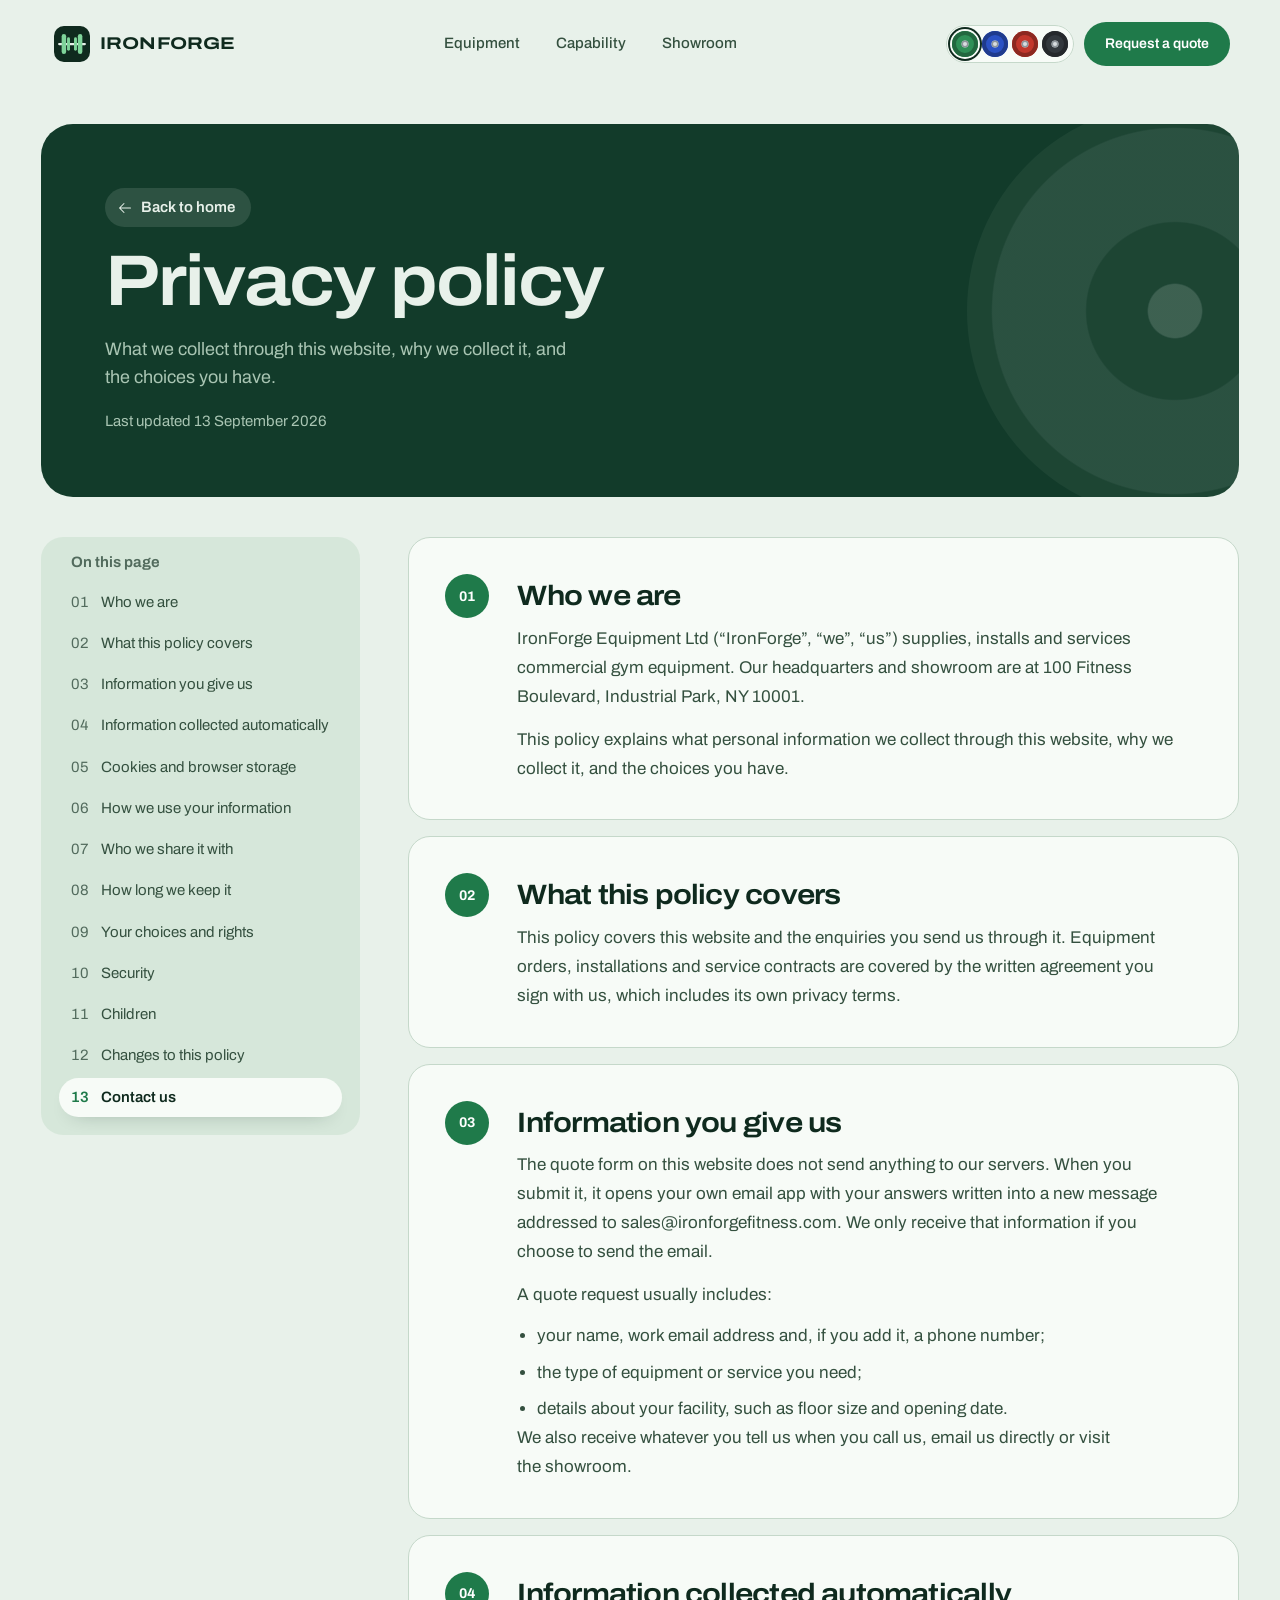
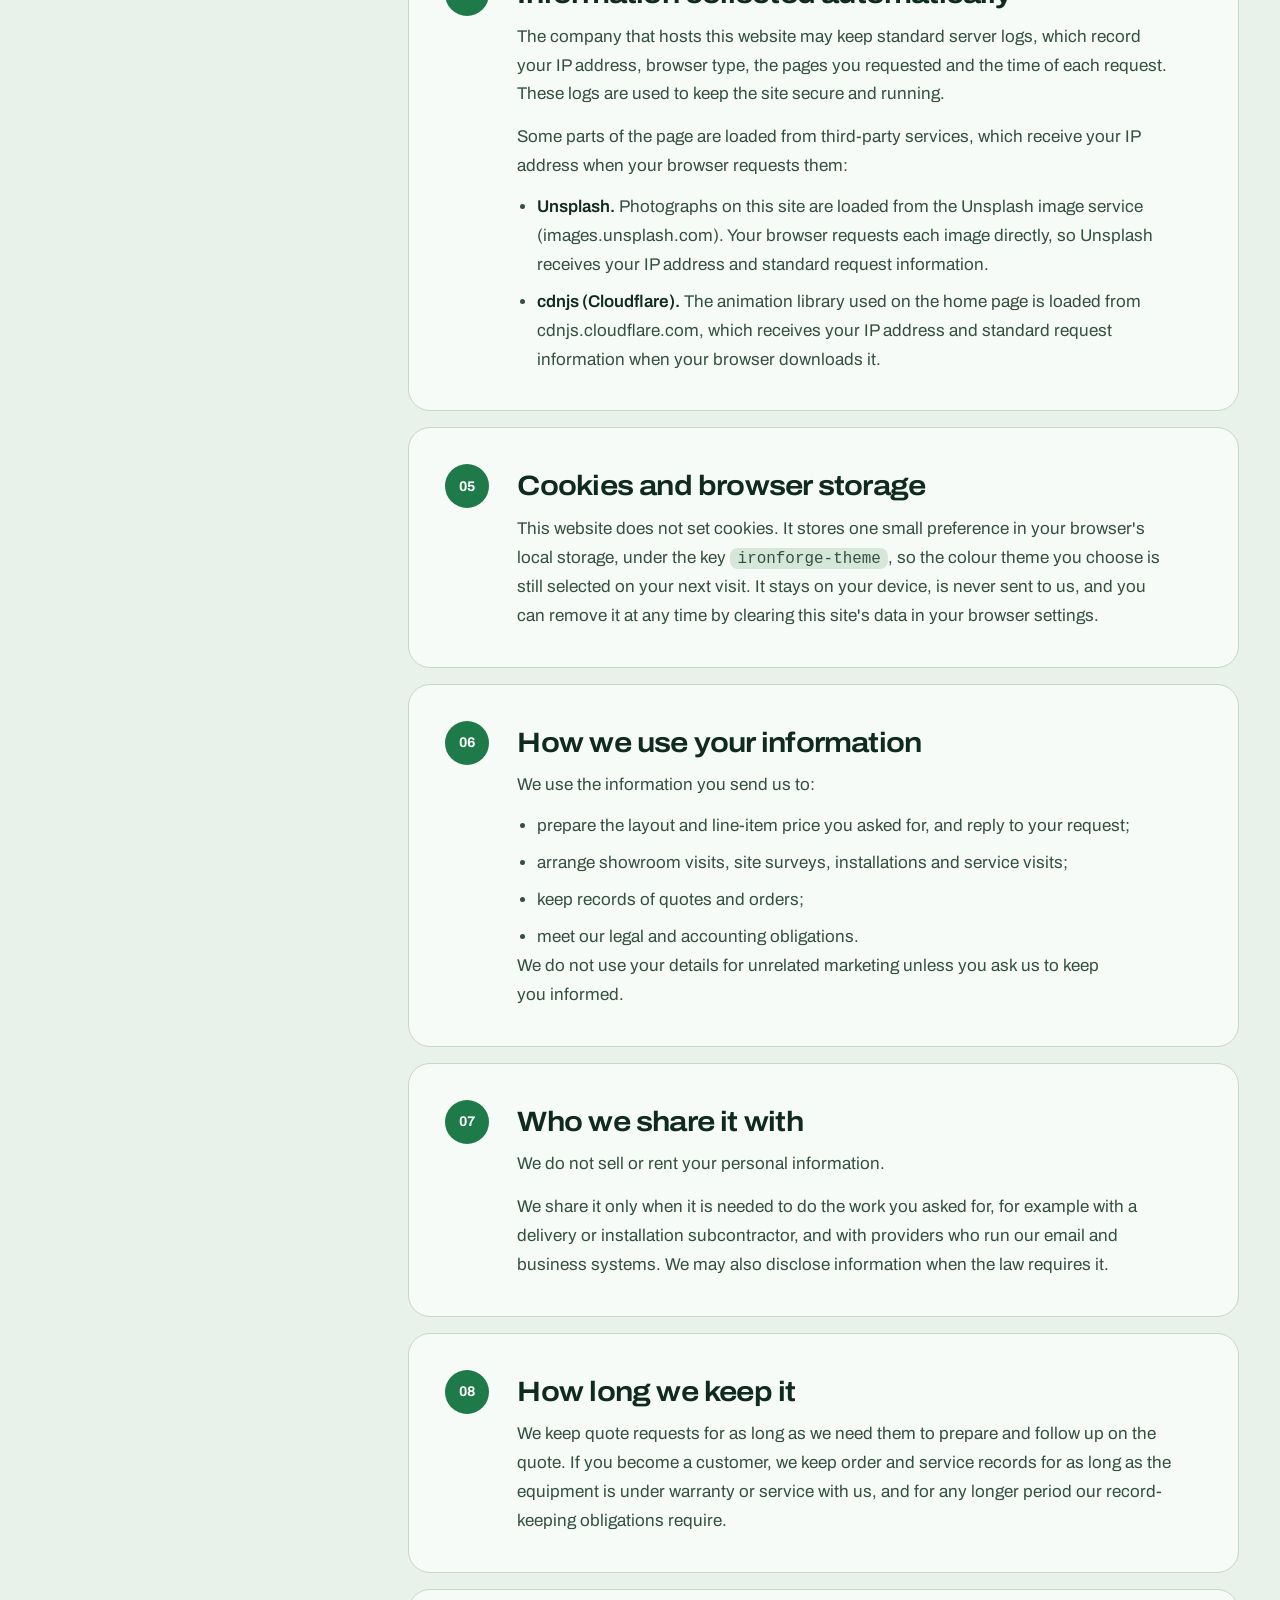
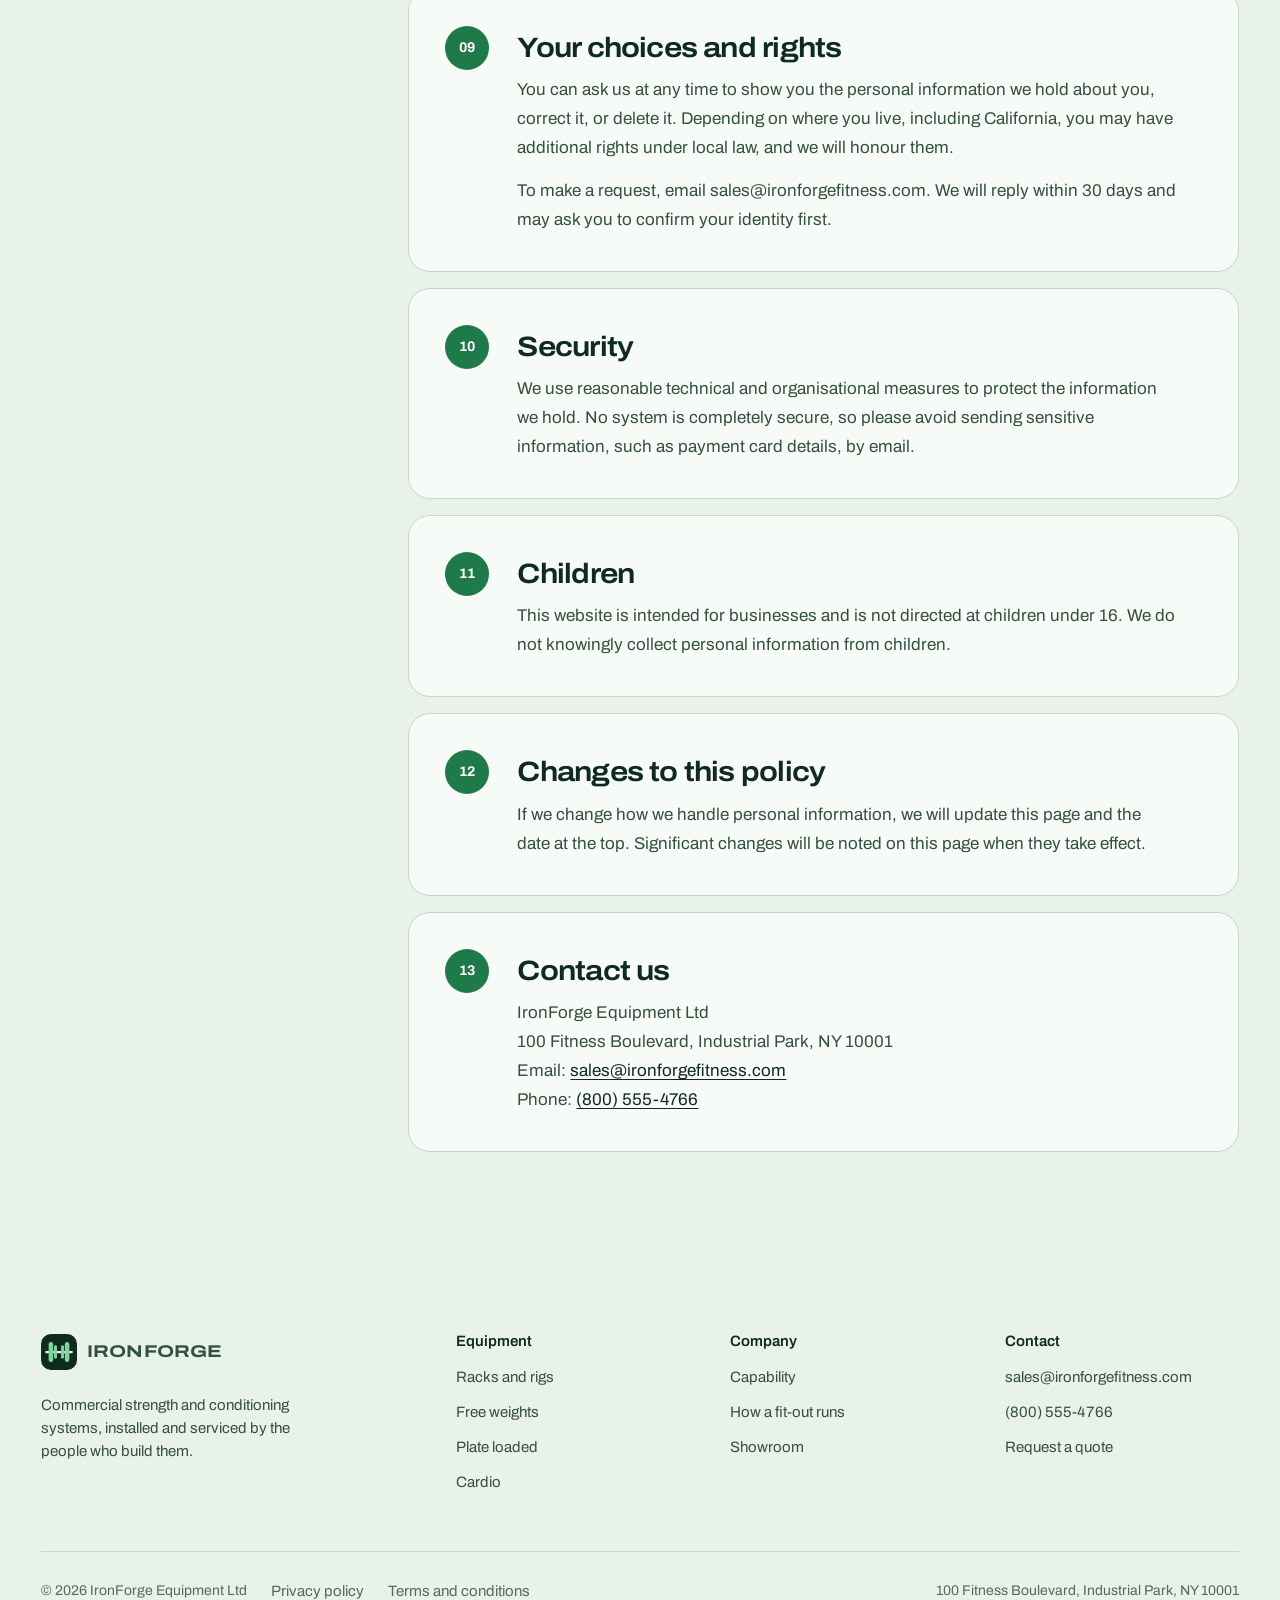
<file: v2/privacy.html>
<!DOCTYPE html>
<html lang="en" data-theme="turf">
<head>
<meta charset="UTF-8">
<meta name="viewport" content="width=device-width, initial-scale=1">
<title>Privacy policy | IRONFORGE</title>
<meta name="description" content="How IRONFORGE handles personal information collected through this website.">
<meta name="theme-color" id="theme-color" content="#e8f1ea">

<link rel="icon" href="favicon.svg" type="image/svg+xml">

<link rel="preload" href="assets/fonts/archivo-latin.woff2" as="font" type="font/woff2" crossorigin>
<link rel="preconnect" href="https://images.unsplash.com">

<link rel="stylesheet" href="assets/styles.css?v=2.5">

<script>
  // Resolve the theme before first paint so the page never flashes the
  // wrong palette. The "js" class lets CSS stage the intro only when script
  // is actually running.
  (function () {
    var el = document.documentElement;
    var colours = { turf: "#e8f1ea", cobalt: "#eaeef7", brick: "#f6ebe6", night: "#111315" };
    var theme = "turf";
    el.classList.add("js");
    try {
      var saved = localStorage.getItem("ironforge-theme");
      if (saved && colours[saved]) theme = saved;
      else if (matchMedia("(prefers-color-scheme: dark)").matches) theme = "night";
    } catch (e) {}
    el.setAttribute("data-theme", theme);
    document.getElementById("theme-color").setAttribute("content", colours[theme]);
  })();
</script>
<script src="assets/main.js?v=2.5" defer></script>
</head>

<body>

<svg width="0" height="0" style="position:absolute" aria-hidden="true" focusable="false">
  <symbol id="i-arrow-up-right" viewBox="0 0 256 256"><path d="M200,64V168a8,8,0,0,1-16,0V83.31L69.66,197.66a8,8,0,0,1-11.32-11.32L172.69,72H88a8,8,0,0,1,0-16H192A8,8,0,0,1,200,64Z"/></symbol>
  <symbol id="i-arrow-right" viewBox="0 0 256 256"><path d="M221.66,133.66l-72,72a8,8,0,0,1-11.32-11.32L196.69,136H40a8,8,0,0,1,0-16H196.69L138.34,61.66a8,8,0,0,1,11.32-11.32l72,72A8,8,0,0,1,221.66,133.66Z"/></symbol>
  <symbol id="i-caret-left" viewBox="0 0 256 256"><path d="M165.66,202.34a8,8,0,0,1-11.32,11.32l-80-80a8,8,0,0,1,0-11.32l80-80a8,8,0,0,1,11.32,11.32L91.31,128Z"/></symbol>
  <symbol id="i-caret-right" viewBox="0 0 256 256"><path d="M181.66,133.66l-80,80a8,8,0,0,1-11.32-11.32L164.69,128,90.34,53.66a8,8,0,0,1,11.32-11.32l80,80A8,8,0,0,1,181.66,133.66Z"/></symbol>
  <symbol id="i-list" viewBox="0 0 256 256"><path d="M224,128a8,8,0,0,1-8,8H40a8,8,0,0,1,0-16H216A8,8,0,0,1,224,128ZM40,72H216a8,8,0,0,0,0-16H40a8,8,0,0,0,0,16ZM216,184H40a8,8,0,0,0,0,16H216a8,8,0,0,0,0-16Z"/></symbol>
  <symbol id="i-x" viewBox="0 0 256 256"><path d="M205.66,194.34a8,8,0,0,1-11.32,11.32L128,139.31,61.66,205.66a8,8,0,0,1-11.32-11.32L116.69,128,50.34,61.66A8,8,0,0,1,61.66,50.34L128,116.69l66.34-66.35a8,8,0,0,1,11.32,11.32L139.31,128Z"/></symbol>
  <symbol id="i-plus" viewBox="0 0 256 256"><path d="M224,128a8,8,0,0,1-8,8H136v80a8,8,0,0,1-16,0V136H40a8,8,0,0,1,0-16h80V40a8,8,0,0,1,16,0v80h80A8,8,0,0,1,224,128Z"/></symbol>
  <symbol id="i-check" viewBox="0 0 256 256"><path d="M229.66,77.66l-128,128a8,8,0,0,1-11.32,0l-56-56a8,8,0,0,1,11.32-11.32L96,188.69,218.34,66.34a8,8,0,0,1,11.32,11.32Z"/></symbol>
  <symbol id="i-map-pin" viewBox="0 0 256 256"><path d="M128,64a40,40,0,1,0,40,40A40,40,0,0,0,128,64Zm0,64a24,24,0,1,1,24-24A24,24,0,0,1,128,128Zm0-112a88.1,88.1,0,0,0-88,88c0,31.4,14.51,64.68,42,96.25a254.19,254.19,0,0,0,41.45,38.3,8,8,0,0,0,9.18,0A254.19,254.19,0,0,0,174,200.25c27.45-31.57,42-64.85,42-96.25A88.1,88.1,0,0,0,128,16Zm0,206c-16.53-13-72-60.75-72-118a72,72,0,0,1,144,0C200,161.23,144.53,209,128,222Z"/></symbol>
  <symbol id="i-clock" viewBox="0 0 256 256"><path d="M128,24A104,104,0,1,0,232,128,104.11,104.11,0,0,0,128,24Zm0,192a88,88,0,1,1,88-88A88.1,88.1,0,0,1,128,216Zm64-88a8,8,0,0,1-8,8H128a8,8,0,0,1-8-8V72a8,8,0,0,1,16,0v48h48A8,8,0,0,1,192,128Z"/></symbol>
  <symbol id="i-phone" viewBox="0 0 256 256"><path d="M222.37,158.46l-47.11-21.11-.13-.06a16,16,0,0,0-15.17,1.4,8.12,8.12,0,0,0-.75.56L134.87,160c-15.42-7.49-31.34-23.29-38.83-38.51l20.78-24.71c.2-.25.39-.5.57-.77a16,16,0,0,0,1.32-15.06l0-.12L97.54,33.64a16,16,0,0,0-16.62-9.52A56.26,56.26,0,0,0,32,80c0,79.4,64.6,144,144,144a56.26,56.26,0,0,0,55.88-48.92A16,16,0,0,0,222.37,158.46ZM176,208A128.14,128.14,0,0,1,48,80,40.2,40.2,0,0,1,82.87,40a.61.61,0,0,0,0,.12l21,47L83.2,111.86a6.13,6.13,0,0,0-.57.77,16,16,0,0,0-1,15.7c9.06,18.53,27.73,37.06,46.46,46.11a16,16,0,0,0,15.75-1.14,8.44,8.44,0,0,0,.74-.56L168.89,152l47,21.05h0s.08,0,.11,0A40.21,40.21,0,0,1,176,208Z"/></symbol>

  <symbol id="i-arrow-left" viewBox="0 0 256 256"><path d="M224,128a8,8,0,0,1-8,8H59.31l58.35,58.34a8,8,0,0,1-11.32,11.32l-72-72a8,8,0,0,1,0-11.32l72-72a8,8,0,0,1,11.32,11.32L59.31,120H216A8,8,0,0,1,224,128Z"/></symbol>

  <!-- Brand mark: a loaded bar seen side-on. Two plate sizes per side,
       the way a real bar is loaded heaviest first. -->
  <symbol id="logo-mark" viewBox="0 0 40 40">
    <rect width="40" height="40" rx="11" style="fill: var(--mark-tile)"/>
    <rect x="4.5" y="18.75" width="31" height="2.5" rx="1.25" style="fill: var(--mark-bar)"/>
    <rect x="8.5" y="9" width="5" height="22" rx="2.5" style="fill: var(--mark-plate)"/>
    <rect x="14.5" y="12.5" width="3.25" height="15" rx="1.625" style="fill: var(--mark-plate)"/>
    <rect x="26.5" y="9" width="5" height="22" rx="2.5" style="fill: var(--mark-plate)"/>
    <rect x="22.25" y="12.5" width="3.25" height="15" rx="1.625" style="fill: var(--mark-plate)"/>
  </symbol>
</svg>

<a class="skip" href="#main">Skip to content</a>

<header class="header" data-stuck="false">
  <div class="shell">
    <div class="header__bar">
      <a class="logo" href="./" aria-label="IRONFORGE home">
        <svg class="logo__mark" aria-hidden="true"><use href="#logo-mark"/></svg>
        <span class="logo__word" translate="no">IRONFORGE</span>
      </a>

      <nav class="nav" id="nav" aria-label="Primary">
        <a href="./#equipment">Equipment</a>
        <a href="./#capability">Capability</a>
        <a href="./#showroom">Showroom</a>
        <a class="nav__quote" href="./#quote">Request a quote</a>
      </nav>

      <div class="header__end">
        <fieldset class="themes">
          <legend class="sr-only">Colour theme</legend>
          <label class="swatch" title="Turf">
            <input type="radio" name="theme" value="turf">
            <span class="swatch__plate" style="--plate: #2f8f57" aria-hidden="true"></span>
            <span class="sr-only">Turf, green</span>
          </label>
          <label class="swatch" title="Cobalt">
            <input type="radio" name="theme" value="cobalt">
            <span class="swatch__plate" style="--plate: #2b52c4" aria-hidden="true"></span>
            <span class="sr-only">Cobalt, blue</span>
          </label>
          <label class="swatch" title="Brick">
            <input type="radio" name="theme" value="brick">
            <span class="swatch__plate" style="--plate: #c2372c" aria-hidden="true"></span>
            <span class="sr-only">Brick, red</span>
          </label>
          <label class="swatch" title="Night">
            <input type="radio" name="theme" value="night">
            <span class="swatch__plate" style="--plate: #33383d" aria-hidden="true"></span>
            <span class="sr-only">Night, dark</span>
          </label>
        </fieldset>

        <button class="iconbtn menu-btn" id="menu" type="button"
                aria-label="Open menu" aria-expanded="false" aria-controls="nav">
          <svg class="icon" aria-hidden="true"><use href="#i-list"/></svg>
        </button>

        <a class="btn btn--primary btn--sm" href="./#quote">Request a quote</a>
      </div>
    </div>
  </div>
</header>

<main id="main" tabindex="-1">
  <div class="shell legal-page">
    <header class="legal-hero" aria-labelledby="legal-title">
      <a class="legal-hero__back" href="./"><svg class="icon" aria-hidden="true"><use href="#i-arrow-left"/></svg>Back to home</a>
      <h1 id="legal-title">Privacy policy</h1>
      <p class="legal-hero__lede">What we collect through this website, why we collect it, and the choices you have.</p>
      <p class="legal-hero__meta">Last updated <time datetime="2026-09-13">13 September 2026</time></p>
    </header>

    <div class="legal-body">
      <nav class="legal-toc" aria-labelledby="toc-title" data-legal-toc>
        <h2 id="toc-title">On this page</h2>
        <ol><li><a href="#who-we-are">Who we are</a></li><li><a href="#scope">What this policy covers</a></li><li><a href="#you-give-us">Information you give us</a></li><li><a href="#automatic">Information collected automatically</a></li><li><a href="#storage">Cookies and browser storage</a></li><li><a href="#use">How we use your information</a></li><li><a href="#sharing">Who we share it with</a></li><li><a href="#retention">How long we keep it</a></li><li><a href="#rights">Your choices and rights</a></li><li><a href="#security">Security</a></li><li><a href="#children">Children</a></li><li><a href="#changes">Changes to this policy</a></li><li><a href="#contact">Contact us</a></li></ol>
      </nav>

      <div class="legal-cards">
        <section class="legal-card" aria-labelledby="who-we-are" data-legal-reveal><span class="legal-card__no" aria-hidden="true">01</span><div><h2 id="who-we-are">Who we are</h2><p>IronForge Equipment Ltd (&ldquo;IronForge&rdquo;, &ldquo;we&rdquo;, &ldquo;us&rdquo;) supplies, installs and services commercial gym equipment. Our headquarters and showroom are at 100 Fitness Boulevard, Industrial Park, NY 10001.</p><p>This policy explains what personal information we collect through this website, why we collect it, and the choices you have.</p></div></section>
        <section class="legal-card" aria-labelledby="scope" data-legal-reveal><span class="legal-card__no" aria-hidden="true">02</span><div><h2 id="scope">What this policy covers</h2><p>This policy covers this website and the enquiries you send us through it. Equipment orders, installations and service contracts are covered by the written agreement you sign with us, which includes its own privacy terms.</p></div></section>
        <section class="legal-card" aria-labelledby="you-give-us" data-legal-reveal><span class="legal-card__no" aria-hidden="true">03</span><div><h2 id="you-give-us">Information you give us</h2><p>The quote form on this website does not send anything to our servers. When you submit it, it opens your own email app with your answers written into a new message addressed to sales@ironforgefitness.com. We only receive that information if you choose to send the email.</p><p>A quote request usually includes:</p><ul><li>your name, work email address and, if you add it, a phone number;</li><li>the type of equipment or service you need;</li><li>details about your facility, such as floor size and opening date.</li></ul><p>We also receive whatever you tell us when you call us, email us directly or visit the showroom.</p></div></section>
        <section class="legal-card" aria-labelledby="automatic" data-legal-reveal><span class="legal-card__no" aria-hidden="true">04</span><div><h2 id="automatic">Information collected automatically</h2><p>The company that hosts this website may keep standard server logs, which record your IP address, browser type, the pages you requested and the time of each request. These logs are used to keep the site secure and running.</p><p>Some parts of the page are loaded from third-party services, which receive your IP address when your browser requests them:</p><ul><li><strong>Unsplash.</strong> Photographs on this site are loaded from the Unsplash image service (images.unsplash.com). Your browser requests each image directly, so Unsplash receives your IP address and standard request information.</li><li><strong>cdnjs (Cloudflare).</strong> The animation library used on the home page is loaded from cdnjs.cloudflare.com, which receives your IP address and standard request information when your browser downloads it.</li></ul></div></section>
        <section class="legal-card" aria-labelledby="storage" data-legal-reveal><span class="legal-card__no" aria-hidden="true">05</span><div><h2 id="storage">Cookies and browser storage</h2><p>This website does not set cookies. It stores one small preference in your browser's local storage, under the key <code>ironforge-theme</code>, so the colour theme you choose is still selected on your next visit. It stays on your device, is never sent to us, and you can remove it at any time by clearing this site's data in your browser settings.</p></div></section>
        <section class="legal-card" aria-labelledby="use" data-legal-reveal><span class="legal-card__no" aria-hidden="true">06</span><div><h2 id="use">How we use your information</h2><p>We use the information you send us to:</p><ul><li>prepare the layout and line-item price you asked for, and reply to your request;</li><li>arrange showroom visits, site surveys, installations and service visits;</li><li>keep records of quotes and orders;</li><li>meet our legal and accounting obligations.</li></ul><p>We do not use your details for unrelated marketing unless you ask us to keep you informed.</p></div></section>
        <section class="legal-card" aria-labelledby="sharing" data-legal-reveal><span class="legal-card__no" aria-hidden="true">07</span><div><h2 id="sharing">Who we share it with</h2><p>We do not sell or rent your personal information.</p><p>We share it only when it is needed to do the work you asked for, for example with a delivery or installation subcontractor, and with providers who run our email and business systems. We may also disclose information when the law requires it.</p></div></section>
        <section class="legal-card" aria-labelledby="retention" data-legal-reveal><span class="legal-card__no" aria-hidden="true">08</span><div><h2 id="retention">How long we keep it</h2><p>We keep quote requests for as long as we need them to prepare and follow up on the quote. If you become a customer, we keep order and service records for as long as the equipment is under warranty or service with us, and for any longer period our record-keeping obligations require.</p></div></section>
        <section class="legal-card" aria-labelledby="rights" data-legal-reveal><span class="legal-card__no" aria-hidden="true">09</span><div><h2 id="rights">Your choices and rights</h2><p>You can ask us at any time to show you the personal information we hold about you, correct it, or delete it. Depending on where you live, including California, you may have additional rights under local law, and we will honour them.</p><p>To make a request, email sales@ironforgefitness.com. We will reply within 30 days and may ask you to confirm your identity first.</p></div></section>
        <section class="legal-card" aria-labelledby="security" data-legal-reveal><span class="legal-card__no" aria-hidden="true">10</span><div><h2 id="security">Security</h2><p>We use reasonable technical and organisational measures to protect the information we hold. No system is completely secure, so please avoid sending sensitive information, such as payment card details, by email.</p></div></section>
        <section class="legal-card" aria-labelledby="children" data-legal-reveal><span class="legal-card__no" aria-hidden="true">11</span><div><h2 id="children">Children</h2><p>This website is intended for businesses and is not directed at children under 16. We do not knowingly collect personal information from children.</p></div></section>
        <section class="legal-card" aria-labelledby="changes" data-legal-reveal><span class="legal-card__no" aria-hidden="true">12</span><div><h2 id="changes">Changes to this policy</h2><p>If we change how we handle personal information, we will update this page and the date at the top. Significant changes will be noted on this page when they take effect.</p></div></section>
        <section class="legal-card" aria-labelledby="contact" data-legal-reveal><span class="legal-card__no" aria-hidden="true">13</span><div><h2 id="contact">Contact us</h2><p>IronForge Equipment Ltd<br>100 Fitness Boulevard, Industrial Park, NY 10001<br>Email: <a href="mailto:sales@ironforgefitness.com">sales@ironforgefitness.com</a><br>Phone: <a class="num" href="tel:+18005554766">(800)&nbsp;555-4766</a></p></div></section>
      </div>
    </div>
  </div>
</main>

<footer class="footer">
  <div class="shell">
    <div class="footer__grid">
      <div>
        <a class="logo" href="./" aria-label="IRONFORGE home">
          <svg class="logo__mark" aria-hidden="true"><use href="#logo-mark"/></svg>
          <span class="logo__word" translate="no">IRONFORGE</span>
        </a>
        <p class="footer__note">
          Commercial strength and conditioning systems, installed and serviced by the
          people who build them.
        </p>
      </div>

      <div>
        <h3>Equipment</h3>
        <ul>
          <li><a href="./#equipment">Racks and rigs</a></li>
          <li><a href="./#equipment">Free weights</a></li>
          <li><a href="./#equipment">Plate loaded</a></li>
          <li><a href="./#equipment">Cardio</a></li>
        </ul>
      </div>

      <div>
        <h3>Company</h3>
        <ul>
          <li><a href="./#capability">Capability</a></li>
          <li><a href="./#process">How a fit-out runs</a></li>
          <li><a href="./#showroom">Showroom</a></li>
        </ul>
      </div>

      <div>
        <h3>Contact</h3>
        <ul>
          <li><a href="mailto:sales@ironforgefitness.com">sales@ironforgefitness.com</a></li>
          <li><a class="fig" href="tel:+18005554766">(800)&nbsp;555-4766</a></li>
          <li><a href="./#quote">Request a quote</a></li>
        </ul>
      </div>
    </div>

    <div class="footer__base">
      <div class="footer__legal">
        <p>&copy; 2026 IronForge Equipment Ltd</p>
        <a href="privacy.html">Privacy policy</a>
        <a href="terms.html">Terms and conditions</a>
      </div>
      <p>100 Fitness Boulevard, Industrial Park, NY 10001</p>
    </div>
  </div>
</footer>

</body>
</html>
</file>
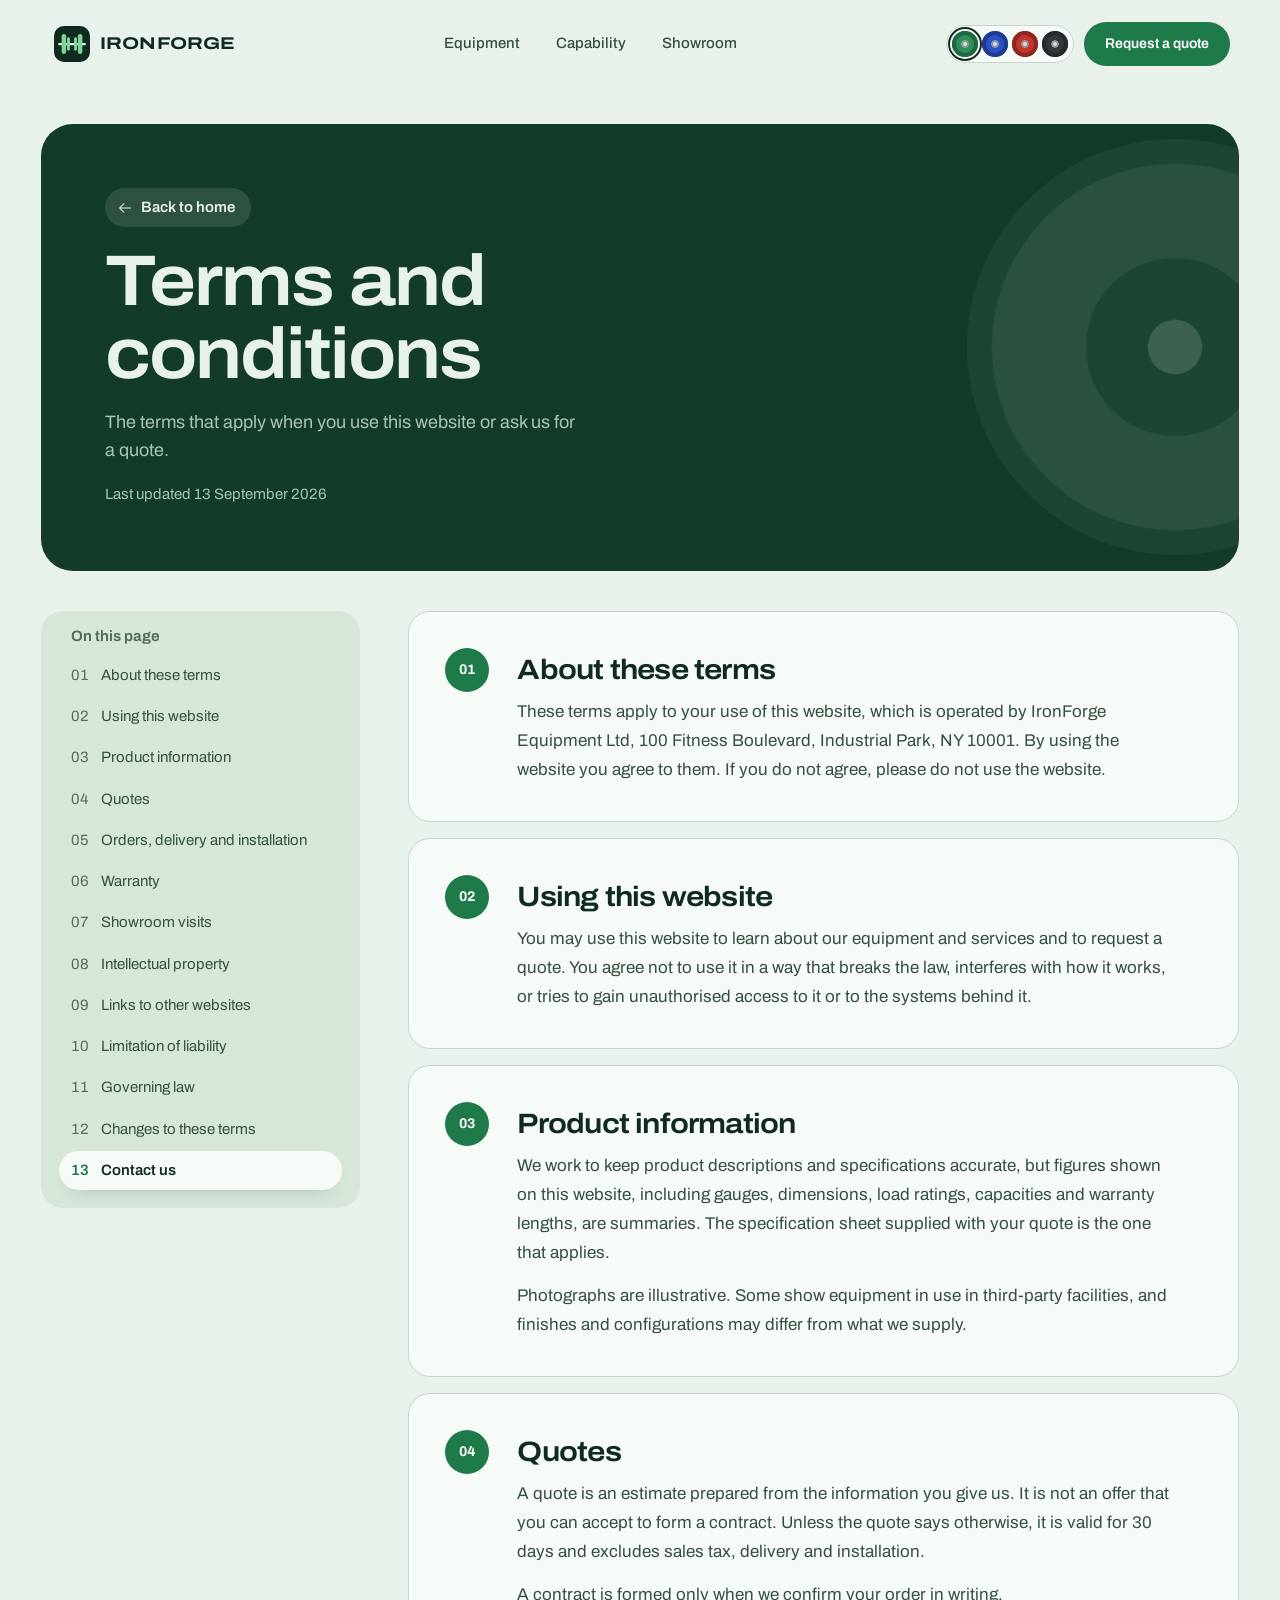
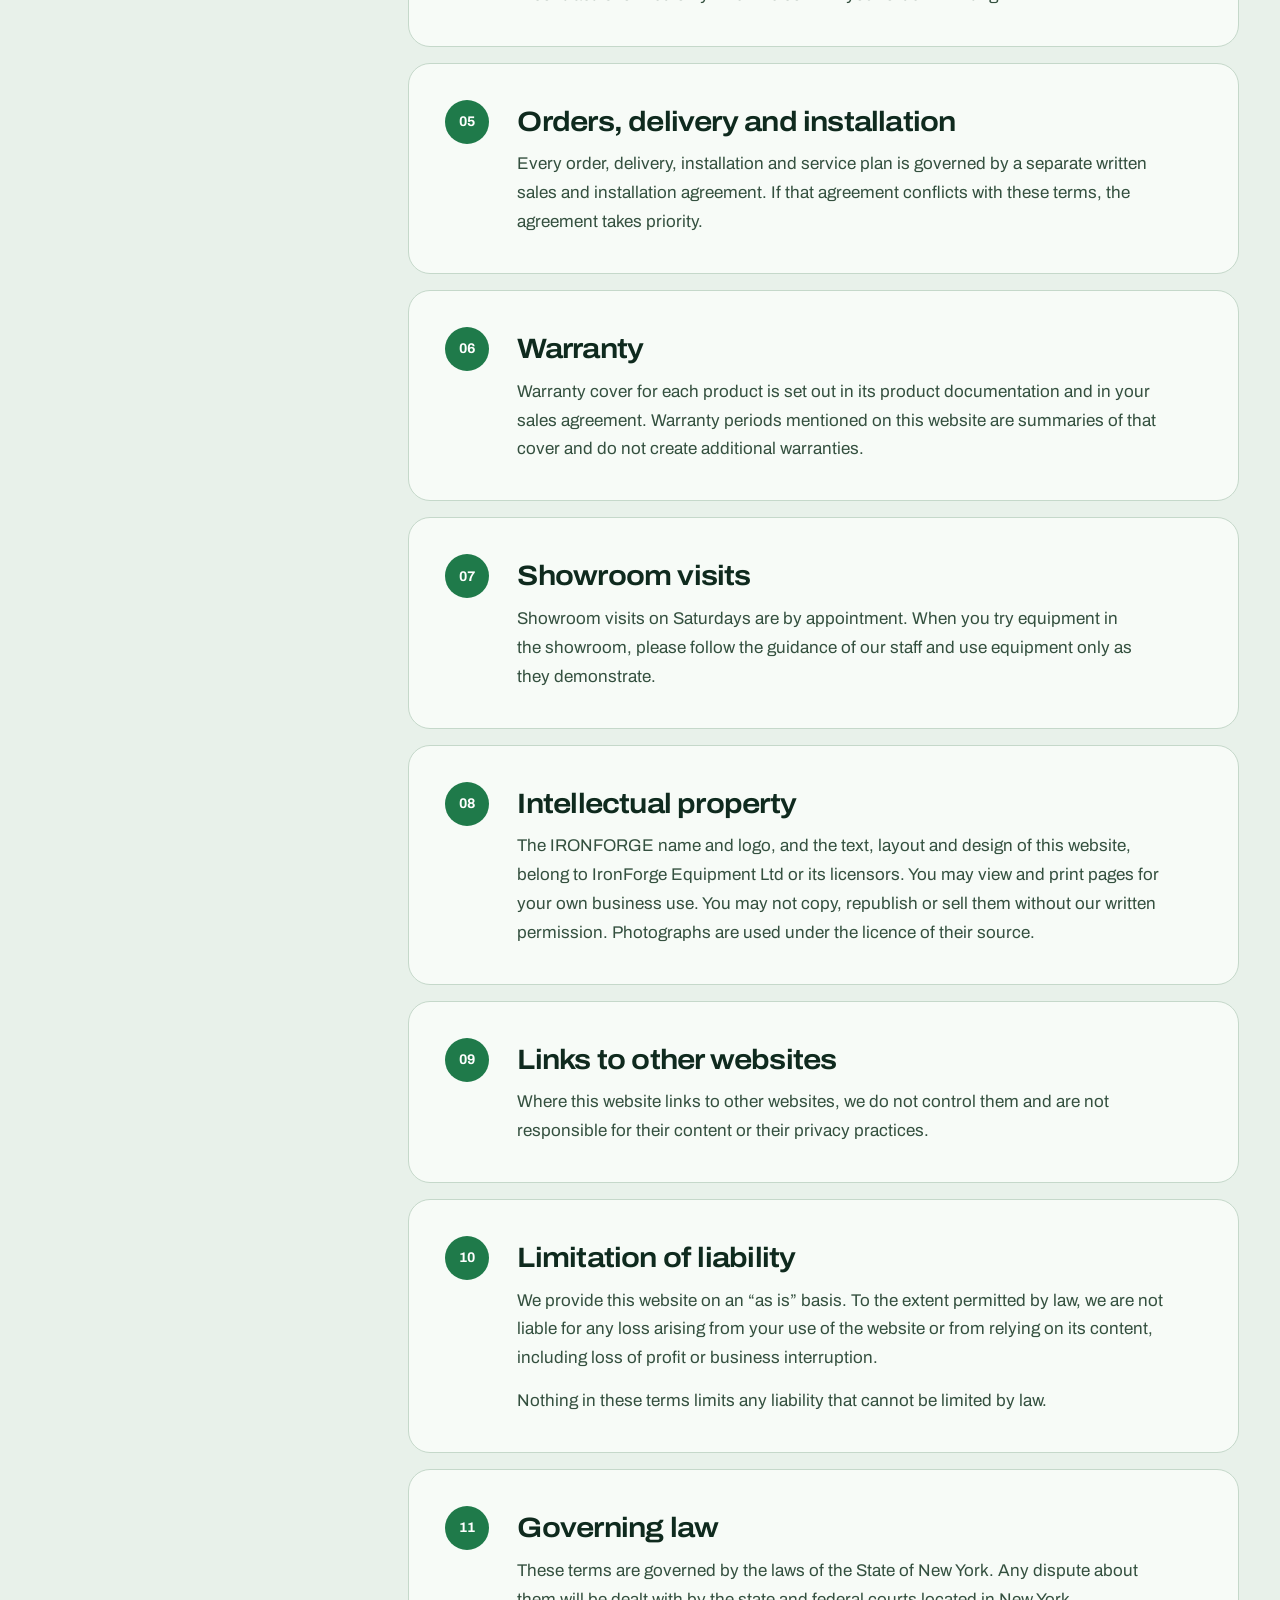
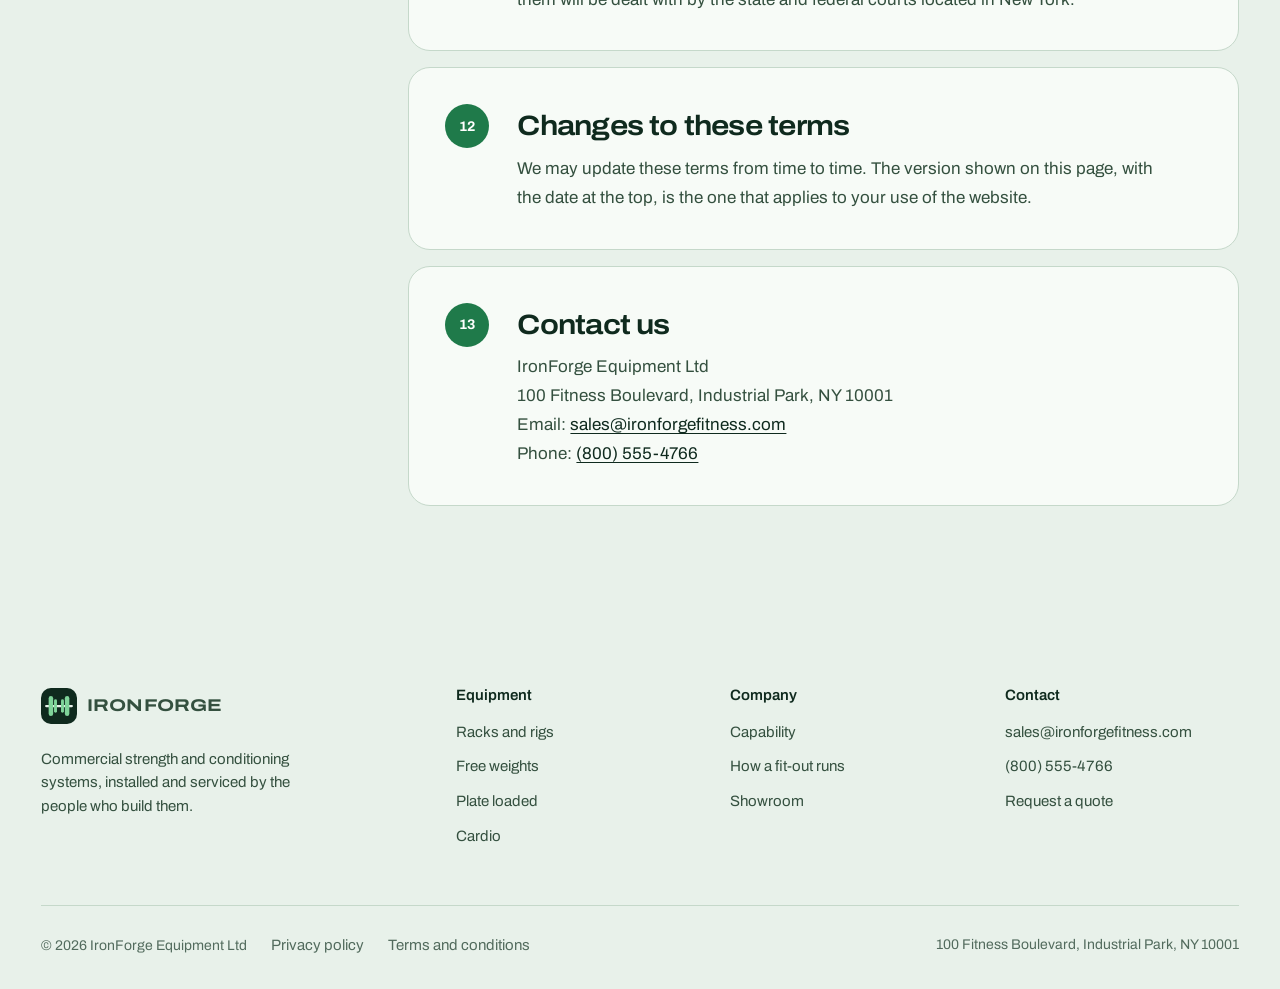
<file: v2/terms.html>
<!DOCTYPE html>
<html lang="en" data-theme="turf">
<head>
<meta charset="UTF-8">
<meta name="viewport" content="width=device-width, initial-scale=1">
<title>Terms and conditions | IRONFORGE</title>
<meta name="description" content="The terms that apply to using the IRONFORGE website and requesting a quote.">
<meta name="theme-color" id="theme-color" content="#e8f1ea">

<link rel="icon" href="favicon.svg" type="image/svg+xml">

<link rel="preload" href="assets/fonts/archivo-latin.woff2" as="font" type="font/woff2" crossorigin>
<link rel="preconnect" href="https://images.unsplash.com">

<link rel="stylesheet" href="assets/styles.css?v=2.5">

<script>
  // Resolve the theme before first paint so the page never flashes the
  // wrong palette. The "js" class lets CSS stage the intro only when script
  // is actually running.
  (function () {
    var el = document.documentElement;
    var colours = { turf: "#e8f1ea", cobalt: "#eaeef7", brick: "#f6ebe6", night: "#111315" };
    var theme = "turf";
    el.classList.add("js");
    try {
      var saved = localStorage.getItem("ironforge-theme");
      if (saved && colours[saved]) theme = saved;
      else if (matchMedia("(prefers-color-scheme: dark)").matches) theme = "night";
    } catch (e) {}
    el.setAttribute("data-theme", theme);
    document.getElementById("theme-color").setAttribute("content", colours[theme]);
  })();
</script>
<script src="assets/main.js?v=2.5" defer></script>
</head>

<body>

<svg width="0" height="0" style="position:absolute" aria-hidden="true" focusable="false">
  <symbol id="i-arrow-up-right" viewBox="0 0 256 256"><path d="M200,64V168a8,8,0,0,1-16,0V83.31L69.66,197.66a8,8,0,0,1-11.32-11.32L172.69,72H88a8,8,0,0,1,0-16H192A8,8,0,0,1,200,64Z"/></symbol>
  <symbol id="i-arrow-right" viewBox="0 0 256 256"><path d="M221.66,133.66l-72,72a8,8,0,0,1-11.32-11.32L196.69,136H40a8,8,0,0,1,0-16H196.69L138.34,61.66a8,8,0,0,1,11.32-11.32l72,72A8,8,0,0,1,221.66,133.66Z"/></symbol>
  <symbol id="i-caret-left" viewBox="0 0 256 256"><path d="M165.66,202.34a8,8,0,0,1-11.32,11.32l-80-80a8,8,0,0,1,0-11.32l80-80a8,8,0,0,1,11.32,11.32L91.31,128Z"/></symbol>
  <symbol id="i-caret-right" viewBox="0 0 256 256"><path d="M181.66,133.66l-80,80a8,8,0,0,1-11.32-11.32L164.69,128,90.34,53.66a8,8,0,0,1,11.32-11.32l80,80A8,8,0,0,1,181.66,133.66Z"/></symbol>
  <symbol id="i-list" viewBox="0 0 256 256"><path d="M224,128a8,8,0,0,1-8,8H40a8,8,0,0,1,0-16H216A8,8,0,0,1,224,128ZM40,72H216a8,8,0,0,0,0-16H40a8,8,0,0,0,0,16ZM216,184H40a8,8,0,0,0,0,16H216a8,8,0,0,0,0-16Z"/></symbol>
  <symbol id="i-x" viewBox="0 0 256 256"><path d="M205.66,194.34a8,8,0,0,1-11.32,11.32L128,139.31,61.66,205.66a8,8,0,0,1-11.32-11.32L116.69,128,50.34,61.66A8,8,0,0,1,61.66,50.34L128,116.69l66.34-66.35a8,8,0,0,1,11.32,11.32L139.31,128Z"/></symbol>
  <symbol id="i-plus" viewBox="0 0 256 256"><path d="M224,128a8,8,0,0,1-8,8H136v80a8,8,0,0,1-16,0V136H40a8,8,0,0,1,0-16h80V40a8,8,0,0,1,16,0v80h80A8,8,0,0,1,224,128Z"/></symbol>
  <symbol id="i-check" viewBox="0 0 256 256"><path d="M229.66,77.66l-128,128a8,8,0,0,1-11.32,0l-56-56a8,8,0,0,1,11.32-11.32L96,188.69,218.34,66.34a8,8,0,0,1,11.32,11.32Z"/></symbol>
  <symbol id="i-map-pin" viewBox="0 0 256 256"><path d="M128,64a40,40,0,1,0,40,40A40,40,0,0,0,128,64Zm0,64a24,24,0,1,1,24-24A24,24,0,0,1,128,128Zm0-112a88.1,88.1,0,0,0-88,88c0,31.4,14.51,64.68,42,96.25a254.19,254.19,0,0,0,41.45,38.3,8,8,0,0,0,9.18,0A254.19,254.19,0,0,0,174,200.25c27.45-31.57,42-64.85,42-96.25A88.1,88.1,0,0,0,128,16Zm0,206c-16.53-13-72-60.75-72-118a72,72,0,0,1,144,0C200,161.23,144.53,209,128,222Z"/></symbol>
  <symbol id="i-clock" viewBox="0 0 256 256"><path d="M128,24A104,104,0,1,0,232,128,104.11,104.11,0,0,0,128,24Zm0,192a88,88,0,1,1,88-88A88.1,88.1,0,0,1,128,216Zm64-88a8,8,0,0,1-8,8H128a8,8,0,0,1-8-8V72a8,8,0,0,1,16,0v48h48A8,8,0,0,1,192,128Z"/></symbol>
  <symbol id="i-phone" viewBox="0 0 256 256"><path d="M222.37,158.46l-47.11-21.11-.13-.06a16,16,0,0,0-15.17,1.4,8.12,8.12,0,0,0-.75.56L134.87,160c-15.42-7.49-31.34-23.29-38.83-38.51l20.78-24.71c.2-.25.39-.5.57-.77a16,16,0,0,0,1.32-15.06l0-.12L97.54,33.64a16,16,0,0,0-16.62-9.52A56.26,56.26,0,0,0,32,80c0,79.4,64.6,144,144,144a56.26,56.26,0,0,0,55.88-48.92A16,16,0,0,0,222.37,158.46ZM176,208A128.14,128.14,0,0,1,48,80,40.2,40.2,0,0,1,82.87,40a.61.61,0,0,0,0,.12l21,47L83.2,111.86a6.13,6.13,0,0,0-.57.77,16,16,0,0,0-1,15.7c9.06,18.53,27.73,37.06,46.46,46.11a16,16,0,0,0,15.75-1.14,8.44,8.44,0,0,0,.74-.56L168.89,152l47,21.05h0s.08,0,.11,0A40.21,40.21,0,0,1,176,208Z"/></symbol>

  <symbol id="i-arrow-left" viewBox="0 0 256 256"><path d="M224,128a8,8,0,0,1-8,8H59.31l58.35,58.34a8,8,0,0,1-11.32,11.32l-72-72a8,8,0,0,1,0-11.32l72-72a8,8,0,0,1,11.32,11.32L59.31,120H216A8,8,0,0,1,224,128Z"/></symbol>

  <!-- Brand mark: a loaded bar seen side-on. Two plate sizes per side,
       the way a real bar is loaded heaviest first. -->
  <symbol id="logo-mark" viewBox="0 0 40 40">
    <rect width="40" height="40" rx="11" style="fill: var(--mark-tile)"/>
    <rect x="4.5" y="18.75" width="31" height="2.5" rx="1.25" style="fill: var(--mark-bar)"/>
    <rect x="8.5" y="9" width="5" height="22" rx="2.5" style="fill: var(--mark-plate)"/>
    <rect x="14.5" y="12.5" width="3.25" height="15" rx="1.625" style="fill: var(--mark-plate)"/>
    <rect x="26.5" y="9" width="5" height="22" rx="2.5" style="fill: var(--mark-plate)"/>
    <rect x="22.25" y="12.5" width="3.25" height="15" rx="1.625" style="fill: var(--mark-plate)"/>
  </symbol>
</svg>

<a class="skip" href="#main">Skip to content</a>

<header class="header" data-stuck="false">
  <div class="shell">
    <div class="header__bar">
      <a class="logo" href="./" aria-label="IRONFORGE home">
        <svg class="logo__mark" aria-hidden="true"><use href="#logo-mark"/></svg>
        <span class="logo__word" translate="no">IRONFORGE</span>
      </a>

      <nav class="nav" id="nav" aria-label="Primary">
        <a href="./#equipment">Equipment</a>
        <a href="./#capability">Capability</a>
        <a href="./#showroom">Showroom</a>
        <a class="nav__quote" href="./#quote">Request a quote</a>
      </nav>

      <div class="header__end">
        <fieldset class="themes">
          <legend class="sr-only">Colour theme</legend>
          <label class="swatch" title="Turf">
            <input type="radio" name="theme" value="turf">
            <span class="swatch__plate" style="--plate: #2f8f57" aria-hidden="true"></span>
            <span class="sr-only">Turf, green</span>
          </label>
          <label class="swatch" title="Cobalt">
            <input type="radio" name="theme" value="cobalt">
            <span class="swatch__plate" style="--plate: #2b52c4" aria-hidden="true"></span>
            <span class="sr-only">Cobalt, blue</span>
          </label>
          <label class="swatch" title="Brick">
            <input type="radio" name="theme" value="brick">
            <span class="swatch__plate" style="--plate: #c2372c" aria-hidden="true"></span>
            <span class="sr-only">Brick, red</span>
          </label>
          <label class="swatch" title="Night">
            <input type="radio" name="theme" value="night">
            <span class="swatch__plate" style="--plate: #33383d" aria-hidden="true"></span>
            <span class="sr-only">Night, dark</span>
          </label>
        </fieldset>

        <button class="iconbtn menu-btn" id="menu" type="button"
                aria-label="Open menu" aria-expanded="false" aria-controls="nav">
          <svg class="icon" aria-hidden="true"><use href="#i-list"/></svg>
        </button>

        <a class="btn btn--primary btn--sm" href="./#quote">Request a quote</a>
      </div>
    </div>
  </div>
</header>

<main id="main" tabindex="-1">
  <div class="shell legal-page">
    <header class="legal-hero" aria-labelledby="legal-title">
      <a class="legal-hero__back" href="./"><svg class="icon" aria-hidden="true"><use href="#i-arrow-left"/></svg>Back to home</a>
      <h1 id="legal-title">Terms and conditions</h1>
      <p class="legal-hero__lede">The terms that apply when you use this website or ask us for a quote.</p>
      <p class="legal-hero__meta">Last updated <time datetime="2026-09-13">13 September 2026</time></p>
    </header>

    <div class="legal-body">
      <nav class="legal-toc" aria-labelledby="toc-title" data-legal-toc>
        <h2 id="toc-title">On this page</h2>
        <ol><li><a href="#about">About these terms</a></li><li><a href="#using">Using this website</a></li><li><a href="#products">Product information</a></li><li><a href="#quotes">Quotes</a></li><li><a href="#orders">Orders, delivery and installation</a></li><li><a href="#warranty">Warranty</a></li><li><a href="#showroom">Showroom visits</a></li><li><a href="#ip">Intellectual property</a></li><li><a href="#links">Links to other websites</a></li><li><a href="#liability">Limitation of liability</a></li><li><a href="#law">Governing law</a></li><li><a href="#changes">Changes to these terms</a></li><li><a href="#contact">Contact us</a></li></ol>
      </nav>

      <div class="legal-cards">
        <section class="legal-card" aria-labelledby="about" data-legal-reveal><span class="legal-card__no" aria-hidden="true">01</span><div><h2 id="about">About these terms</h2><p>These terms apply to your use of this website, which is operated by IronForge Equipment Ltd, 100 Fitness Boulevard, Industrial Park, NY 10001. By using the website you agree to them. If you do not agree, please do not use the website.</p></div></section>
        <section class="legal-card" aria-labelledby="using" data-legal-reveal><span class="legal-card__no" aria-hidden="true">02</span><div><h2 id="using">Using this website</h2><p>You may use this website to learn about our equipment and services and to request a quote. You agree not to use it in a way that breaks the law, interferes with how it works, or tries to gain unauthorised access to it or to the systems behind it.</p></div></section>
        <section class="legal-card" aria-labelledby="products" data-legal-reveal><span class="legal-card__no" aria-hidden="true">03</span><div><h2 id="products">Product information</h2><p>We work to keep product descriptions and specifications accurate, but figures shown on this website, including gauges, dimensions, load ratings, capacities and warranty lengths, are summaries. The specification sheet supplied with your quote is the one that applies.</p><p>Photographs are illustrative. Some show equipment in use in third-party facilities, and finishes and configurations may differ from what we supply.</p></div></section>
        <section class="legal-card" aria-labelledby="quotes" data-legal-reveal><span class="legal-card__no" aria-hidden="true">04</span><div><h2 id="quotes">Quotes</h2><p>A quote is an estimate prepared from the information you give us. It is not an offer that you can accept to form a contract. Unless the quote says otherwise, it is valid for 30 days and excludes sales tax, delivery and installation.</p><p>A contract is formed only when we confirm your order in writing.</p></div></section>
        <section class="legal-card" aria-labelledby="orders" data-legal-reveal><span class="legal-card__no" aria-hidden="true">05</span><div><h2 id="orders">Orders, delivery and installation</h2><p>Every order, delivery, installation and service plan is governed by a separate written sales and installation agreement. If that agreement conflicts with these terms, the agreement takes priority.</p></div></section>
        <section class="legal-card" aria-labelledby="warranty" data-legal-reveal><span class="legal-card__no" aria-hidden="true">06</span><div><h2 id="warranty">Warranty</h2><p>Warranty cover for each product is set out in its product documentation and in your sales agreement. Warranty periods mentioned on this website are summaries of that cover and do not create additional warranties.</p></div></section>
        <section class="legal-card" aria-labelledby="showroom" data-legal-reveal><span class="legal-card__no" aria-hidden="true">07</span><div><h2 id="showroom">Showroom visits</h2><p>Showroom visits on Saturdays are by appointment. When you try equipment in the showroom, please follow the guidance of our staff and use equipment only as they demonstrate.</p></div></section>
        <section class="legal-card" aria-labelledby="ip" data-legal-reveal><span class="legal-card__no" aria-hidden="true">08</span><div><h2 id="ip">Intellectual property</h2><p>The IRONFORGE name and logo, and the text, layout and design of this website, belong to IronForge Equipment Ltd or its licensors. You may view and print pages for your own business use. You may not copy, republish or sell them without our written permission. Photographs are used under the licence of their source.</p></div></section>
        <section class="legal-card" aria-labelledby="links" data-legal-reveal><span class="legal-card__no" aria-hidden="true">09</span><div><h2 id="links">Links to other websites</h2><p>Where this website links to other websites, we do not control them and are not responsible for their content or their privacy practices.</p></div></section>
        <section class="legal-card" aria-labelledby="liability" data-legal-reveal><span class="legal-card__no" aria-hidden="true">10</span><div><h2 id="liability">Limitation of liability</h2><p>We provide this website on an &ldquo;as is&rdquo; basis. To the extent permitted by law, we are not liable for any loss arising from your use of the website or from relying on its content, including loss of profit or business interruption.</p><p>Nothing in these terms limits any liability that cannot be limited by law.</p></div></section>
        <section class="legal-card" aria-labelledby="law" data-legal-reveal><span class="legal-card__no" aria-hidden="true">11</span><div><h2 id="law">Governing law</h2><p>These terms are governed by the laws of the State of New York. Any dispute about them will be dealt with by the state and federal courts located in New York.</p></div></section>
        <section class="legal-card" aria-labelledby="changes" data-legal-reveal><span class="legal-card__no" aria-hidden="true">12</span><div><h2 id="changes">Changes to these terms</h2><p>We may update these terms from time to time. The version shown on this page, with the date at the top, is the one that applies to your use of the website.</p></div></section>
        <section class="legal-card" aria-labelledby="contact" data-legal-reveal><span class="legal-card__no" aria-hidden="true">13</span><div><h2 id="contact">Contact us</h2><p>IronForge Equipment Ltd<br>100 Fitness Boulevard, Industrial Park, NY 10001<br>Email: <a href="mailto:sales@ironforgefitness.com">sales@ironforgefitness.com</a><br>Phone: <a class="num" href="tel:+18005554766">(800)&nbsp;555-4766</a></p></div></section>
      </div>
    </div>
  </div>
</main>

<footer class="footer">
  <div class="shell">
    <div class="footer__grid">
      <div>
        <a class="logo" href="./" aria-label="IRONFORGE home">
          <svg class="logo__mark" aria-hidden="true"><use href="#logo-mark"/></svg>
          <span class="logo__word" translate="no">IRONFORGE</span>
        </a>
        <p class="footer__note">
          Commercial strength and conditioning systems, installed and serviced by the
          people who build them.
        </p>
      </div>

      <div>
        <h3>Equipment</h3>
        <ul>
          <li><a href="./#equipment">Racks and rigs</a></li>
          <li><a href="./#equipment">Free weights</a></li>
          <li><a href="./#equipment">Plate loaded</a></li>
          <li><a href="./#equipment">Cardio</a></li>
        </ul>
      </div>

      <div>
        <h3>Company</h3>
        <ul>
          <li><a href="./#capability">Capability</a></li>
          <li><a href="./#process">How a fit-out runs</a></li>
          <li><a href="./#showroom">Showroom</a></li>
        </ul>
      </div>

      <div>
        <h3>Contact</h3>
        <ul>
          <li><a href="mailto:sales@ironforgefitness.com">sales@ironforgefitness.com</a></li>
          <li><a class="fig" href="tel:+18005554766">(800)&nbsp;555-4766</a></li>
          <li><a href="./#quote">Request a quote</a></li>
        </ul>
      </div>
    </div>

    <div class="footer__base">
      <div class="footer__legal">
        <p>&copy; 2026 IronForge Equipment Ltd</p>
        <a href="privacy.html">Privacy policy</a>
        <a href="terms.html">Terms and conditions</a>
      </div>
      <p>100 Fitness Boulevard, Industrial Park, NY 10001</p>
    </div>
  </div>
</footer>

</body>
</html>
</file>
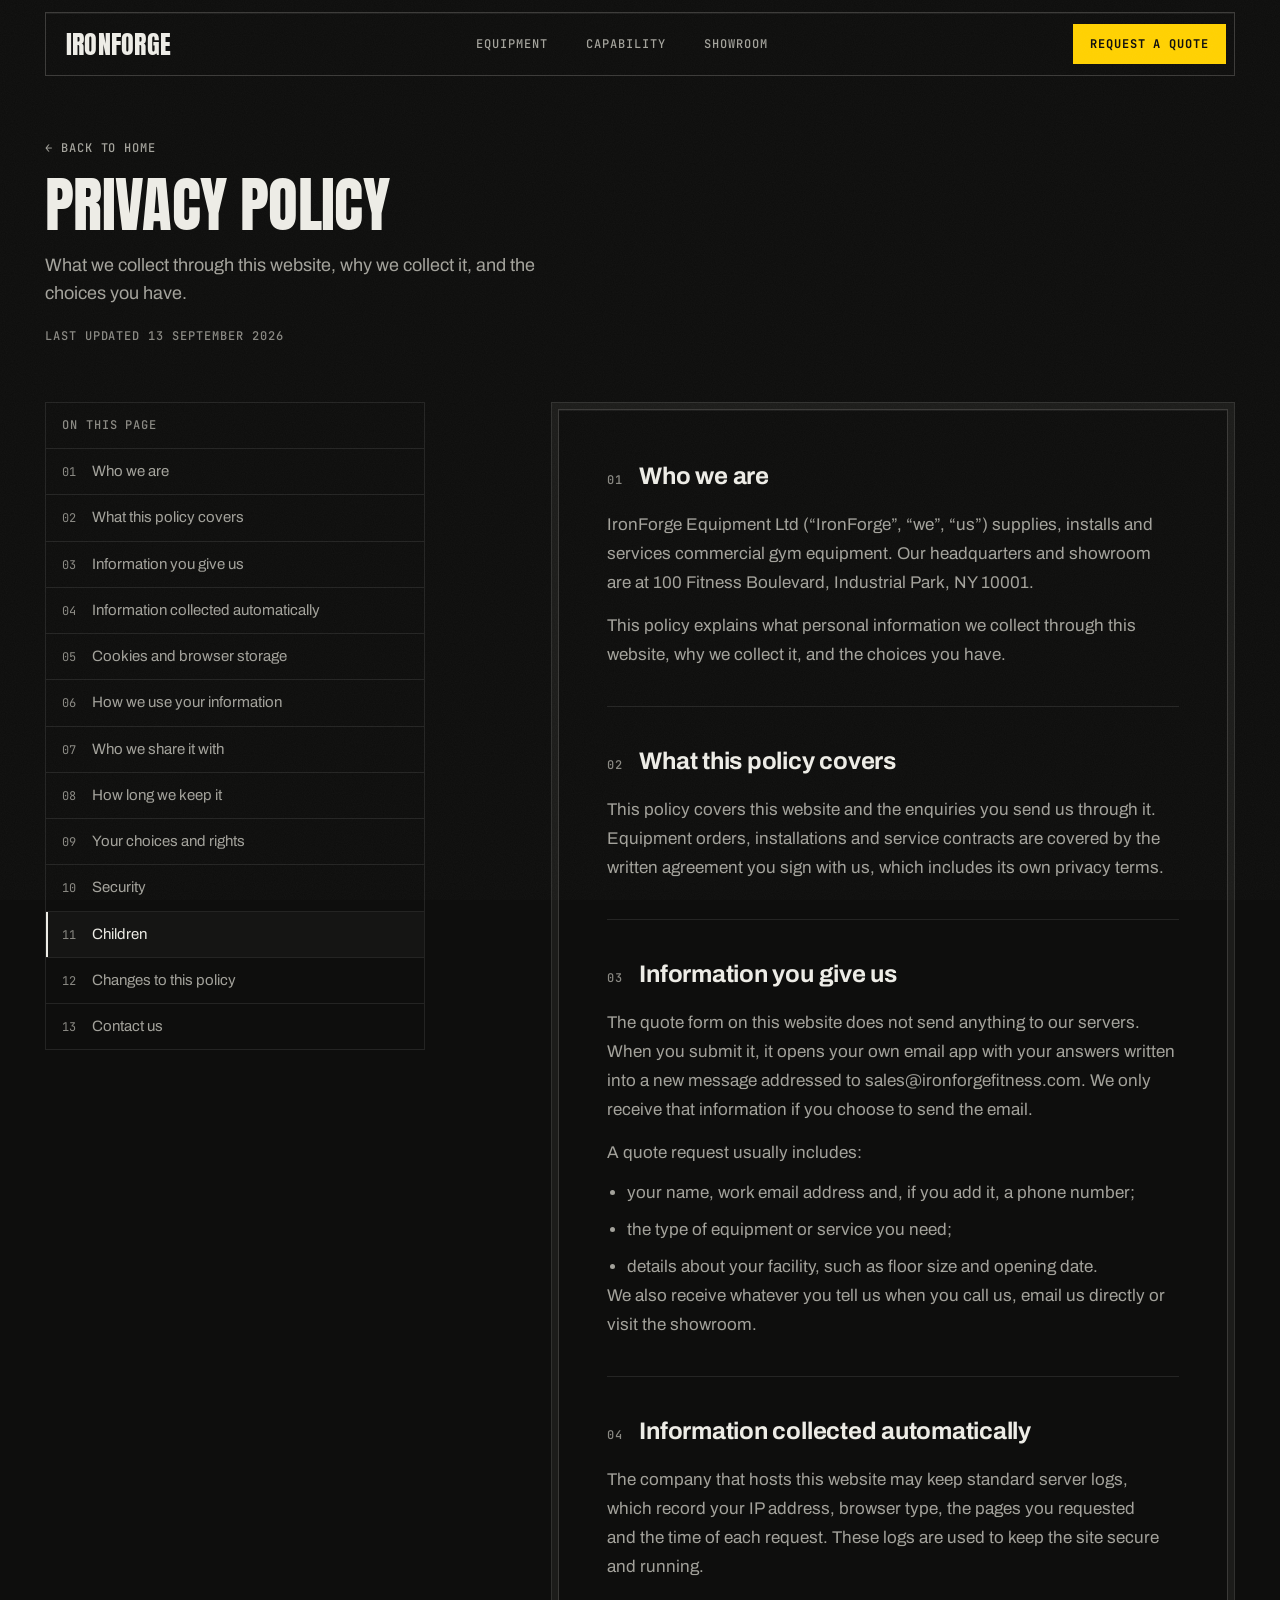
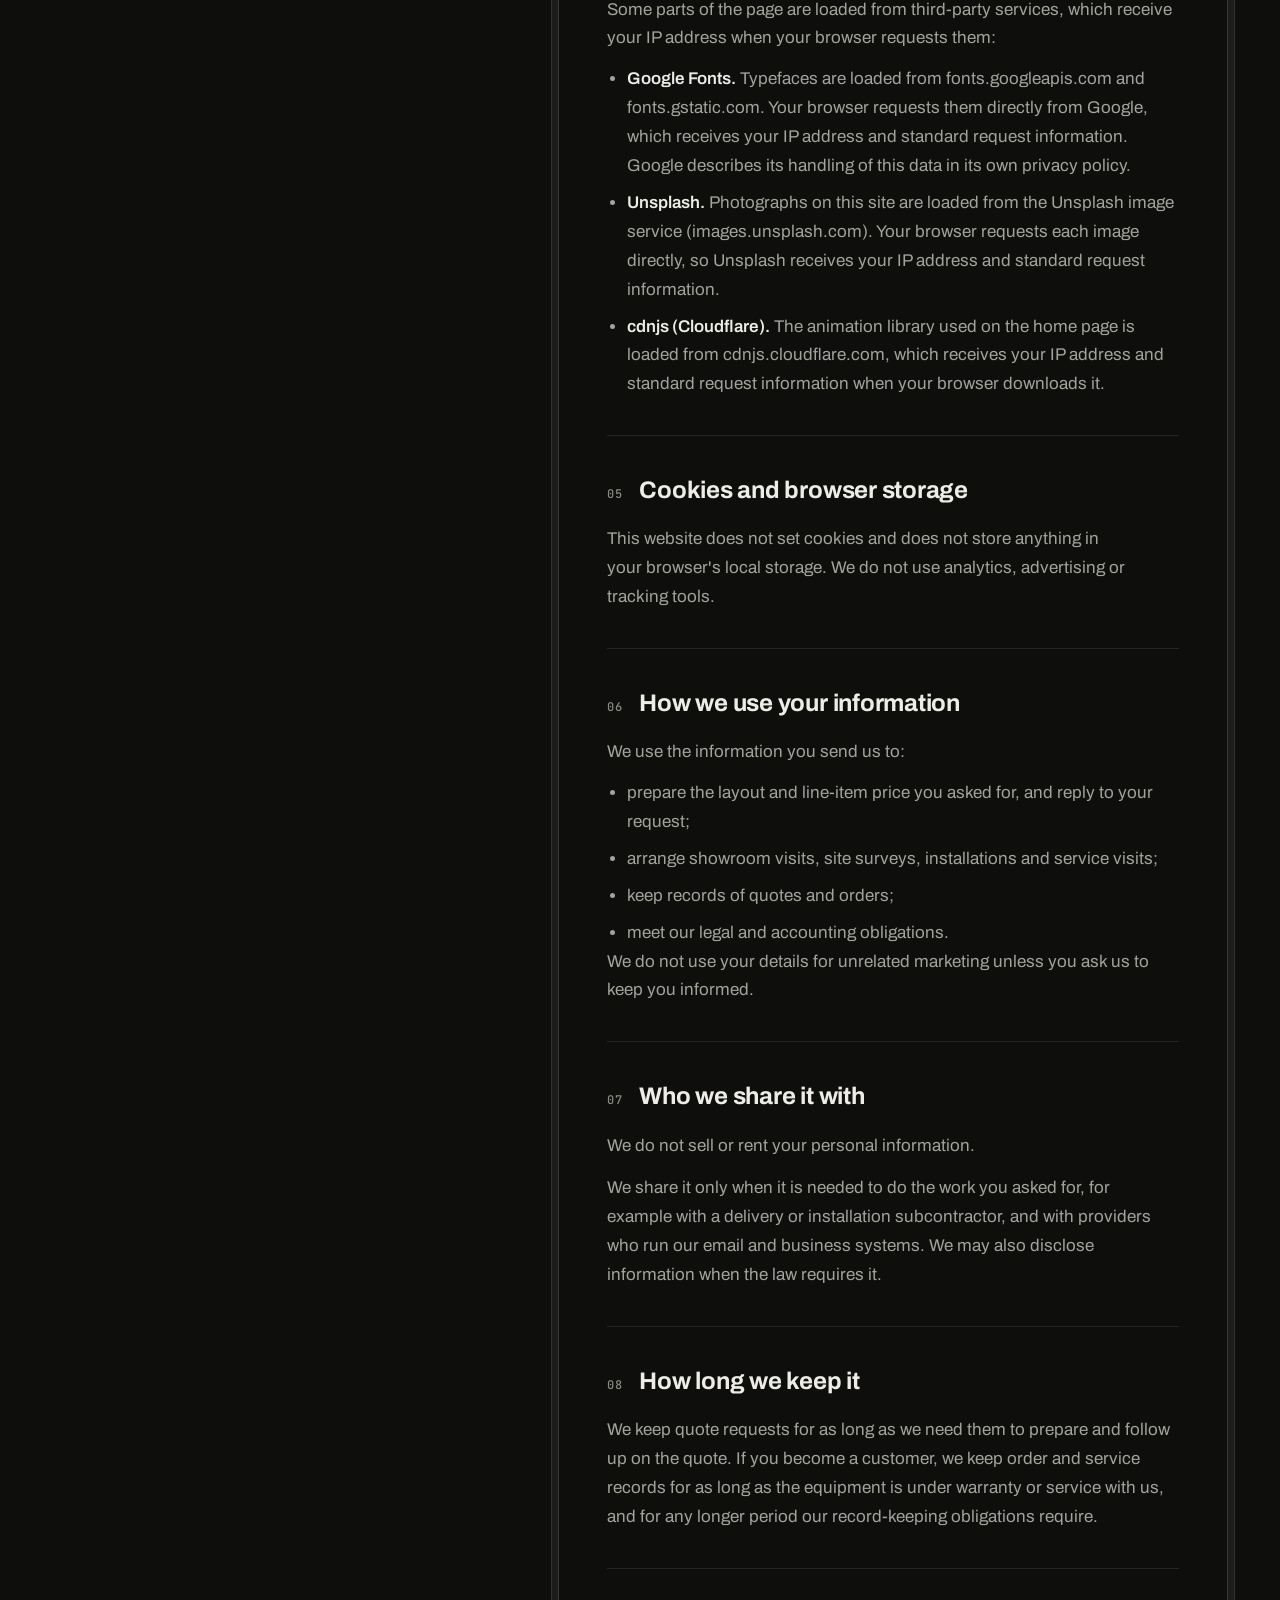
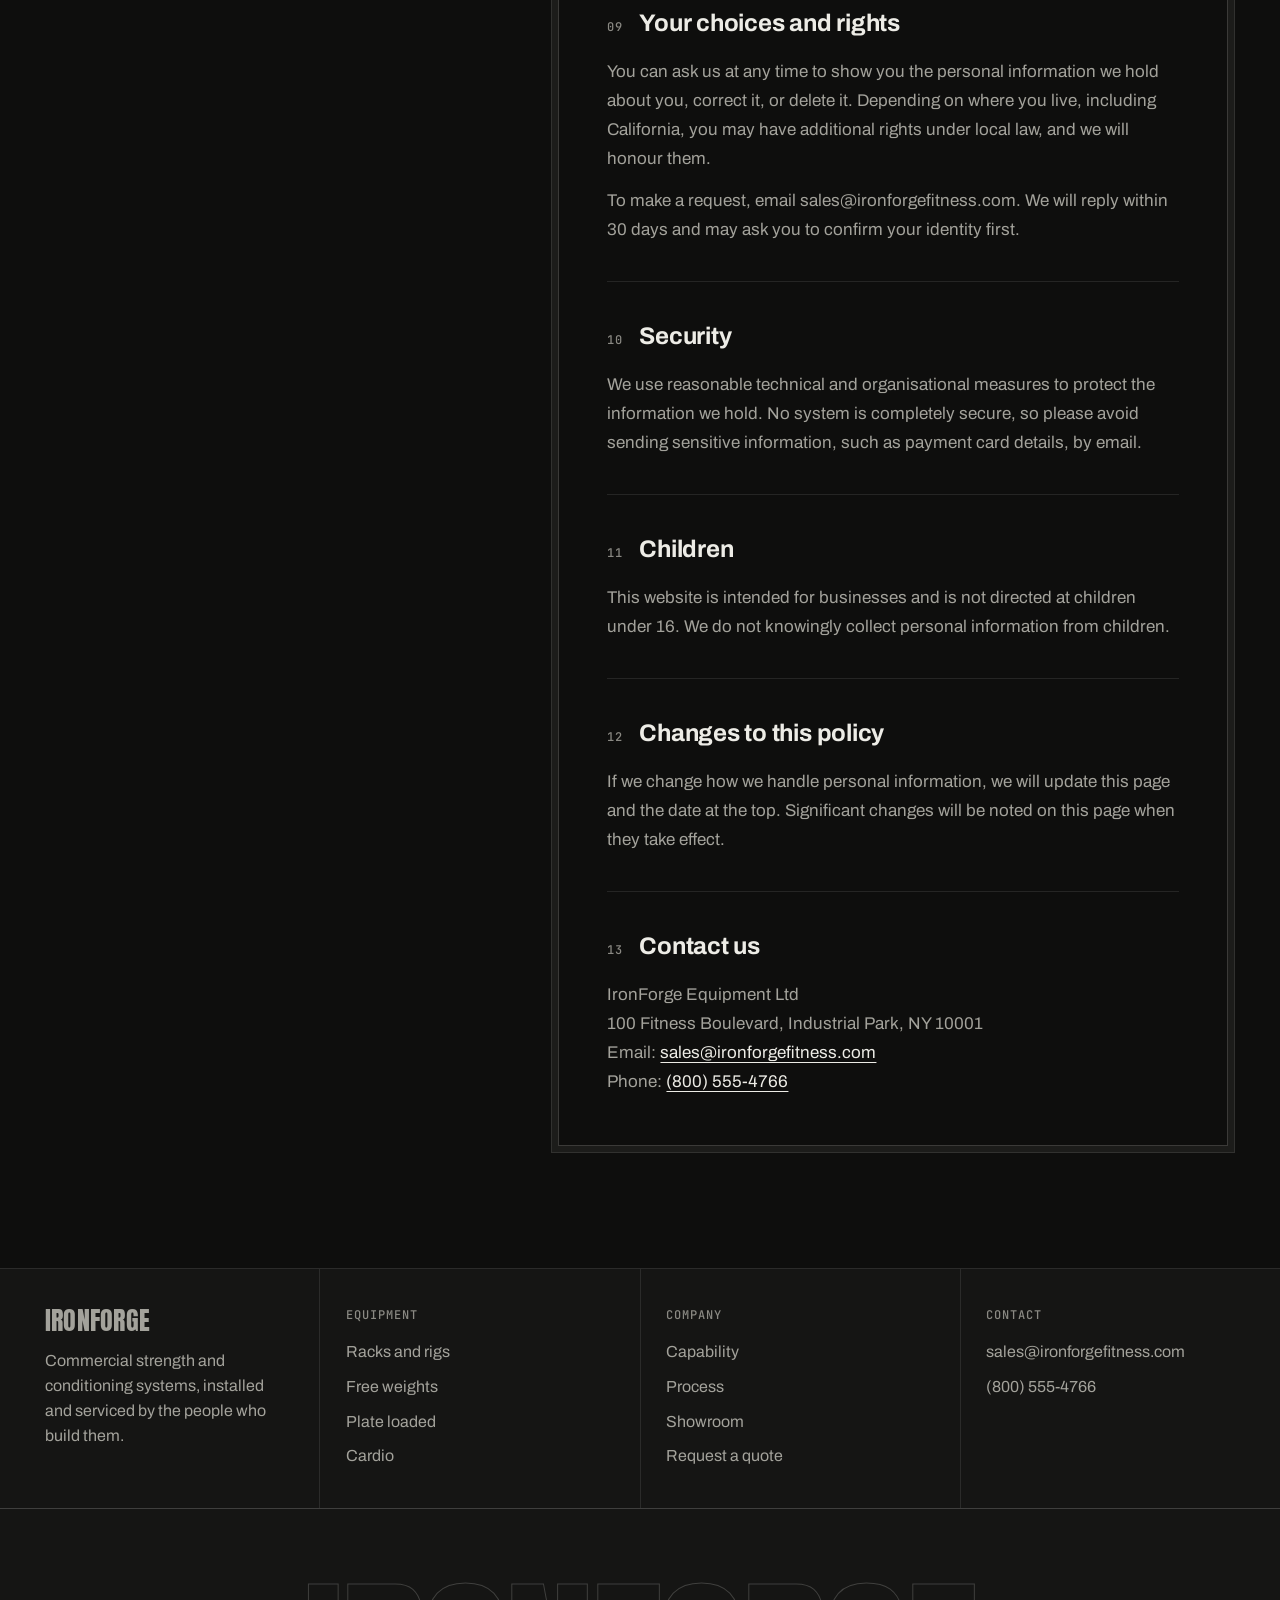
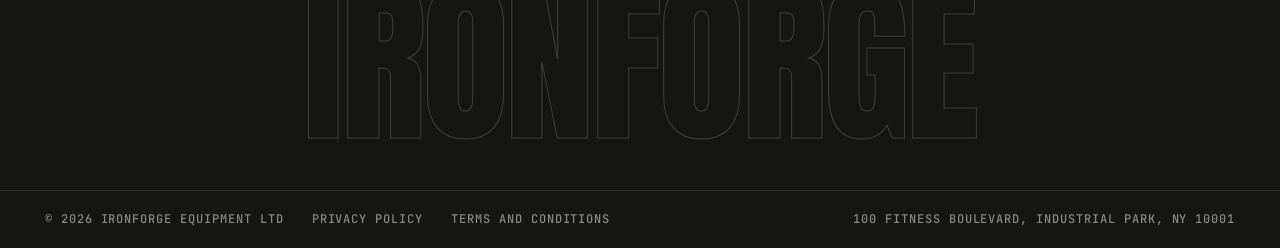
<file: v3/privacy.html>
<!DOCTYPE html>
<html lang="en">
<head>
<meta charset="UTF-8">
<meta name="viewport" content="width=device-width, initial-scale=1">
<title>Privacy policy | IRONFORGE</title>
<meta name="description" content="How IRONFORGE handles personal information collected through this website.">
<meta name="theme-color" content="#0e0e0d">
<meta property="og:title" content="IRONFORGE | Commercial gym equipment, fit-out and service">
<meta property="og:description" content="We plan the floor, build the kit, install it, and keep it running. One contract from drawing to service call.">
<meta property="og:type" content="website">

<link rel="icon" href="favicon.svg" type="image/svg+xml">

<link rel="preconnect" href="https://fonts.googleapis.com">
<link rel="preconnect" href="https://fonts.gstatic.com" crossorigin>
<link rel="preconnect" href="https://images.unsplash.com">
<link href="https://fonts.googleapis.com/css2?family=Anton&family=Archivo:wght@400;500;600;700&family=JetBrains+Mono:wght@400;500;700&display=swap" rel="stylesheet">

<link rel="stylesheet" href="assets/styles.css?v=3.8">
<script src="assets/main.js?v=3.8" defer></script>
</head>

<body>
<a class="skip" href="#main">Skip to content</a>

<header class="header">
  <div class="header__bar">
    <a class="logo" href="./" translate="no">Ironforge</a>

    <nav class="nav mono" id="nav" aria-label="Primary">
      <a href="./#equipment">Equipment</a>
      <a href="./#capability">Capability</a>
      <a href="./#showroom">Showroom</a>
      <a class="nav__quote" href="./#quote">Request a quote</a>
    </nav>

    <div class="header__end">
      <button class="menu-btn mono" id="menu" type="button" aria-expanded="false" aria-controls="nav">
        <span id="menu-label">Menu</span>
      </button>
      <a class="btn btn--signal btn--sm" href="./#quote">Request a quote</a>
    </div>
  </div>
</header>

<main id="main" tabindex="-1">
  <article class="shell legal" aria-labelledby="legal-title">
    <header class="legal__head">
      <a class="legal__back mono" href="./">&larr; Back to home</a>
      <h1 class="display" id="legal-title">Privacy policy</h1>
      <p class="legal__lede">What we collect through this website, why we collect it, and the choices you have.</p>
      <p class="legal__meta mono">Last updated <time datetime="2026-09-13">13 September 2026</time></p>
    </header>

    <div class="legal__grid">
      <nav class="legal__toc" aria-labelledby="toc-title" data-legal-toc>
        <h2 class="mono" id="toc-title">On this page</h2>
        <ol><li><a href="#who-we-are">Who we are</a></li><li><a href="#scope">What this policy covers</a></li><li><a href="#you-give-us">Information you give us</a></li><li><a href="#automatic">Information collected automatically</a></li><li><a href="#storage">Cookies and browser storage</a></li><li><a href="#use">How we use your information</a></li><li><a href="#sharing">Who we share it with</a></li><li><a href="#retention">How long we keep it</a></li><li><a href="#rights">Your choices and rights</a></li><li><a href="#security">Security</a></li><li><a href="#children">Children</a></li><li><a href="#changes">Changes to this policy</a></li><li><a href="#contact">Contact us</a></li></ol>
      </nav>

      <div class="legal__doc bezel">
        <div class="bezel__core">
          <section aria-labelledby="who-we-are"><h2 id="who-we-are"><span class="legal__no" aria-hidden="true">01</span>Who we are</h2><p>IronForge Equipment Ltd (&ldquo;IronForge&rdquo;, &ldquo;we&rdquo;, &ldquo;us&rdquo;) supplies, installs and services commercial gym equipment. Our headquarters and showroom are at 100 Fitness Boulevard, Industrial Park, NY 10001.</p><p>This policy explains what personal information we collect through this website, why we collect it, and the choices you have.</p></section>
          <section aria-labelledby="scope"><h2 id="scope"><span class="legal__no" aria-hidden="true">02</span>What this policy covers</h2><p>This policy covers this website and the enquiries you send us through it. Equipment orders, installations and service contracts are covered by the written agreement you sign with us, which includes its own privacy terms.</p></section>
          <section aria-labelledby="you-give-us"><h2 id="you-give-us"><span class="legal__no" aria-hidden="true">03</span>Information you give us</h2><p>The quote form on this website does not send anything to our servers. When you submit it, it opens your own email app with your answers written into a new message addressed to sales@ironforgefitness.com. We only receive that information if you choose to send the email.</p><p>A quote request usually includes:</p><ul><li>your name, work email address and, if you add it, a phone number;</li><li>the type of equipment or service you need;</li><li>details about your facility, such as floor size and opening date.</li></ul><p>We also receive whatever you tell us when you call us, email us directly or visit the showroom.</p></section>
          <section aria-labelledby="automatic"><h2 id="automatic"><span class="legal__no" aria-hidden="true">04</span>Information collected automatically</h2><p>The company that hosts this website may keep standard server logs, which record your IP address, browser type, the pages you requested and the time of each request. These logs are used to keep the site secure and running.</p><p>Some parts of the page are loaded from third-party services, which receive your IP address when your browser requests them:</p><ul><li><strong>Google Fonts.</strong> Typefaces are loaded from fonts.googleapis.com and fonts.gstatic.com. Your browser requests them directly from Google, which receives your IP address and standard request information. Google describes its handling of this data in its own privacy policy.</li><li><strong>Unsplash.</strong> Photographs on this site are loaded from the Unsplash image service (images.unsplash.com). Your browser requests each image directly, so Unsplash receives your IP address and standard request information.</li><li><strong>cdnjs (Cloudflare).</strong> The animation library used on the home page is loaded from cdnjs.cloudflare.com, which receives your IP address and standard request information when your browser downloads it.</li></ul></section>
          <section aria-labelledby="storage"><h2 id="storage"><span class="legal__no" aria-hidden="true">05</span>Cookies and browser storage</h2><p>This website does not set cookies and does not store anything in your browser's local storage. We do not use analytics, advertising or tracking tools.</p></section>
          <section aria-labelledby="use"><h2 id="use"><span class="legal__no" aria-hidden="true">06</span>How we use your information</h2><p>We use the information you send us to:</p><ul><li>prepare the layout and line-item price you asked for, and reply to your request;</li><li>arrange showroom visits, site surveys, installations and service visits;</li><li>keep records of quotes and orders;</li><li>meet our legal and accounting obligations.</li></ul><p>We do not use your details for unrelated marketing unless you ask us to keep you informed.</p></section>
          <section aria-labelledby="sharing"><h2 id="sharing"><span class="legal__no" aria-hidden="true">07</span>Who we share it with</h2><p>We do not sell or rent your personal information.</p><p>We share it only when it is needed to do the work you asked for, for example with a delivery or installation subcontractor, and with providers who run our email and business systems. We may also disclose information when the law requires it.</p></section>
          <section aria-labelledby="retention"><h2 id="retention"><span class="legal__no" aria-hidden="true">08</span>How long we keep it</h2><p>We keep quote requests for as long as we need them to prepare and follow up on the quote. If you become a customer, we keep order and service records for as long as the equipment is under warranty or service with us, and for any longer period our record-keeping obligations require.</p></section>
          <section aria-labelledby="rights"><h2 id="rights"><span class="legal__no" aria-hidden="true">09</span>Your choices and rights</h2><p>You can ask us at any time to show you the personal information we hold about you, correct it, or delete it. Depending on where you live, including California, you may have additional rights under local law, and we will honour them.</p><p>To make a request, email sales@ironforgefitness.com. We will reply within 30 days and may ask you to confirm your identity first.</p></section>
          <section aria-labelledby="security"><h2 id="security"><span class="legal__no" aria-hidden="true">10</span>Security</h2><p>We use reasonable technical and organisational measures to protect the information we hold. No system is completely secure, so please avoid sending sensitive information, such as payment card details, by email.</p></section>
          <section aria-labelledby="children"><h2 id="children"><span class="legal__no" aria-hidden="true">11</span>Children</h2><p>This website is intended for businesses and is not directed at children under 16. We do not knowingly collect personal information from children.</p></section>
          <section aria-labelledby="changes"><h2 id="changes"><span class="legal__no" aria-hidden="true">12</span>Changes to this policy</h2><p>If we change how we handle personal information, we will update this page and the date at the top. Significant changes will be noted on this page when they take effect.</p></section>
          <section aria-labelledby="contact"><h2 id="contact"><span class="legal__no" aria-hidden="true">13</span>Contact us</h2><p>IronForge Equipment Ltd<br>100 Fitness Boulevard, Industrial Park, NY 10001<br>Email: <a href="mailto:sales@ironforgefitness.com">sales@ironforgefitness.com</a><br>Phone: <a class="num" href="tel:+18005554766">(800)&nbsp;555-4766</a></p></section>
        </div>
      </div>
    </div>
  </article>
</main>

<footer class="footer">
  <div class="footer__grid">
    <div class="footer__col">
      <a class="logo" href="./" translate="no">Ironforge</a>
      <p class="footer__note">Commercial strength and conditioning systems, installed and serviced by the people who build them.</p>
    </div>

    <nav class="footer__col" aria-labelledby="f-equip">
      <h2 class="mono" id="f-equip">Equipment</h2>
      <ul>
        <li><a href="./#equipment">Racks and rigs</a></li>
        <li><a href="./#equipment">Free weights</a></li>
        <li><a href="./#equipment">Plate loaded</a></li>
        <li><a href="./#equipment">Cardio</a></li>
      </ul>
    </nav>

    <nav class="footer__col" aria-labelledby="f-company">
      <h2 class="mono" id="f-company">Company</h2>
      <ul>
        <li><a href="./#capability">Capability</a></li>
        <li><a href="./#process">Process</a></li>
        <li><a href="./#showroom">Showroom</a></li>
        <li><a href="./#quote">Request a quote</a></li>
      </ul>
    </nav>

    <div class="footer__col">
      <h2 class="mono">Contact</h2>
      <ul>
        <li><a href="mailto:sales@ironforgefitness.com">sales@ironforgefitness.com</a></li>
        <li><a class="num" href="tel:+18005554766">(800)&nbsp;555-4766</a></li>
      </ul>
    </div>
  </div>

  <p class="footer__mark display" aria-hidden="true" translate="no">Ironforge</p>

  <div class="footer__base mono">
    <div class="footer__legal">
      <p>&copy; 2026 IronForge Equipment Ltd</p>
      <a href="privacy.html">Privacy policy</a>
      <a href="terms.html">Terms and conditions</a>
    </div>
    <p>100 Fitness Boulevard, Industrial Park, NY 10001</p>
  </div>
</footer>

<button class="to-top bezel" id="to-top" type="button" aria-label="Back to top">
  <span class="bezel__core to-top__core">
    <span class="to-top__arrow" aria-hidden="true">&uarr;</span>
    <span class="to-top__read mono" id="to-top-read" aria-hidden="true">Top</span>
  </span>
</button>

</body>
</html>
</file>
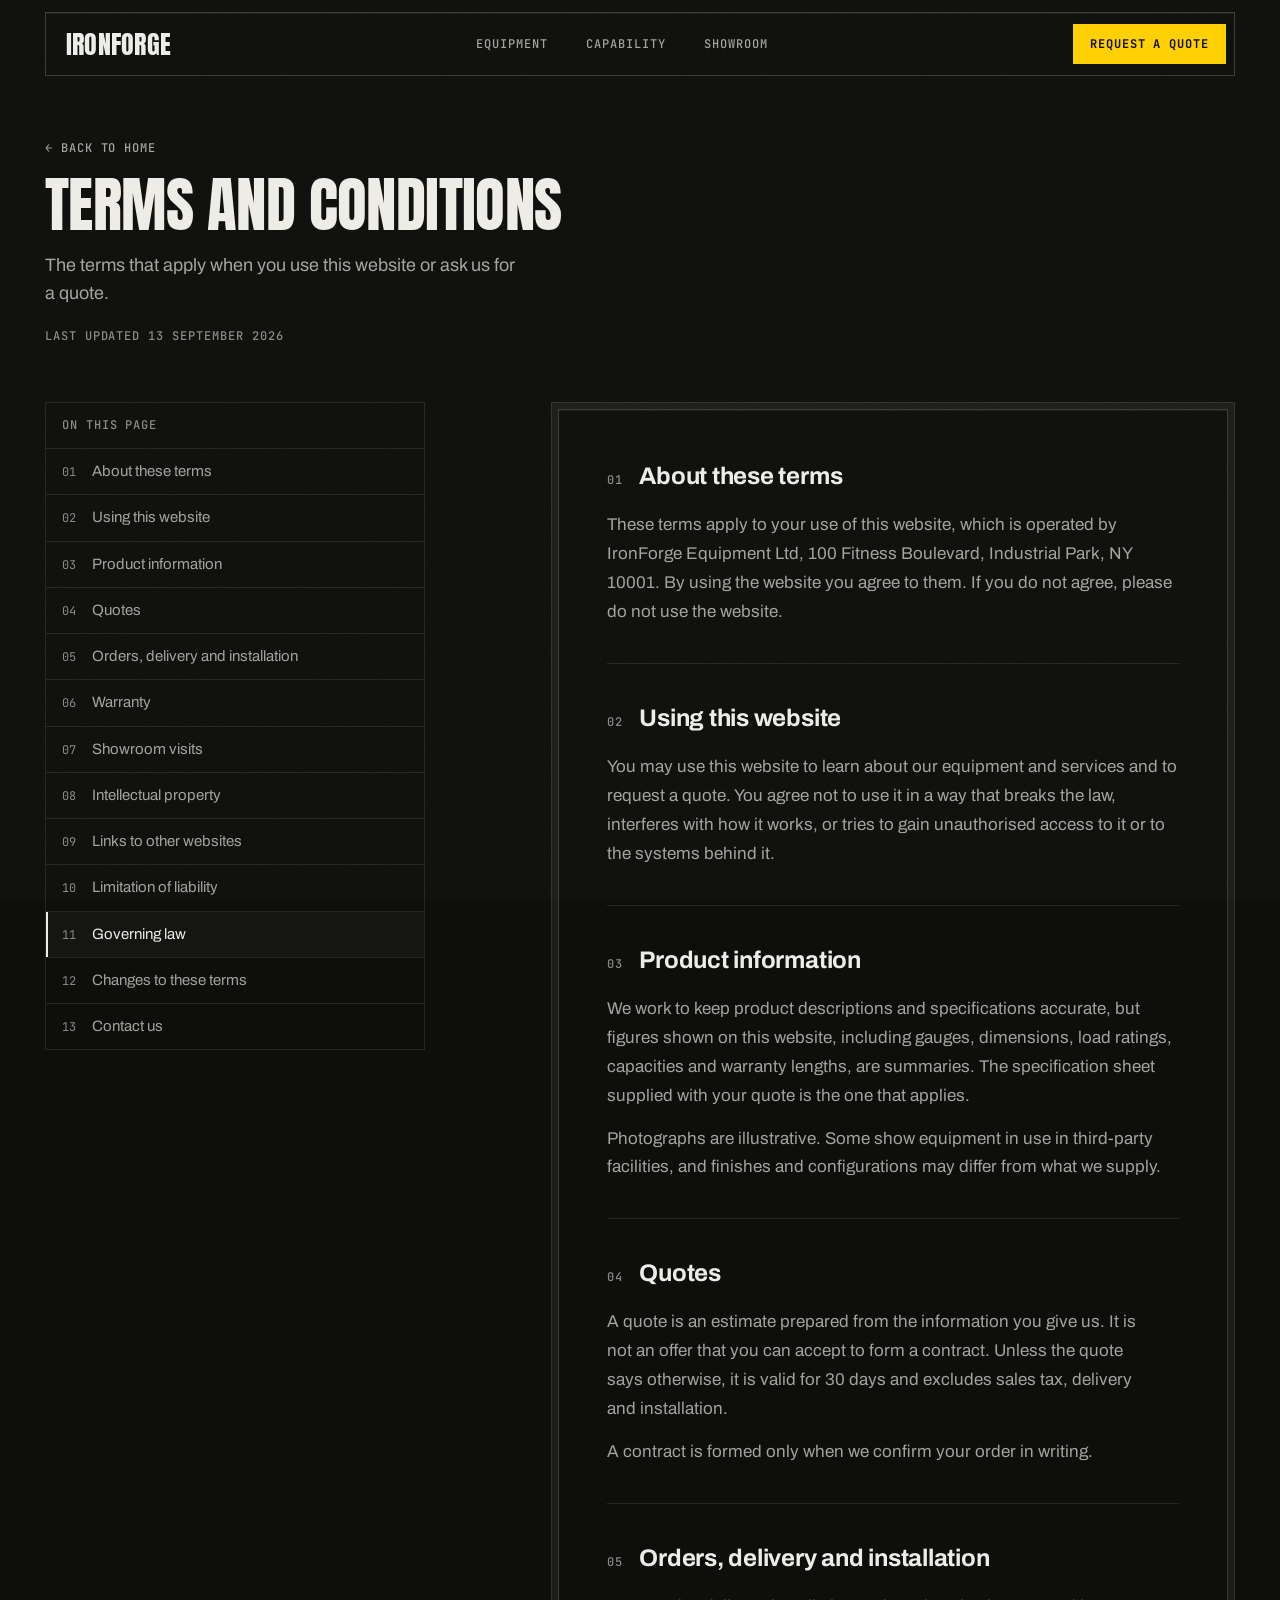
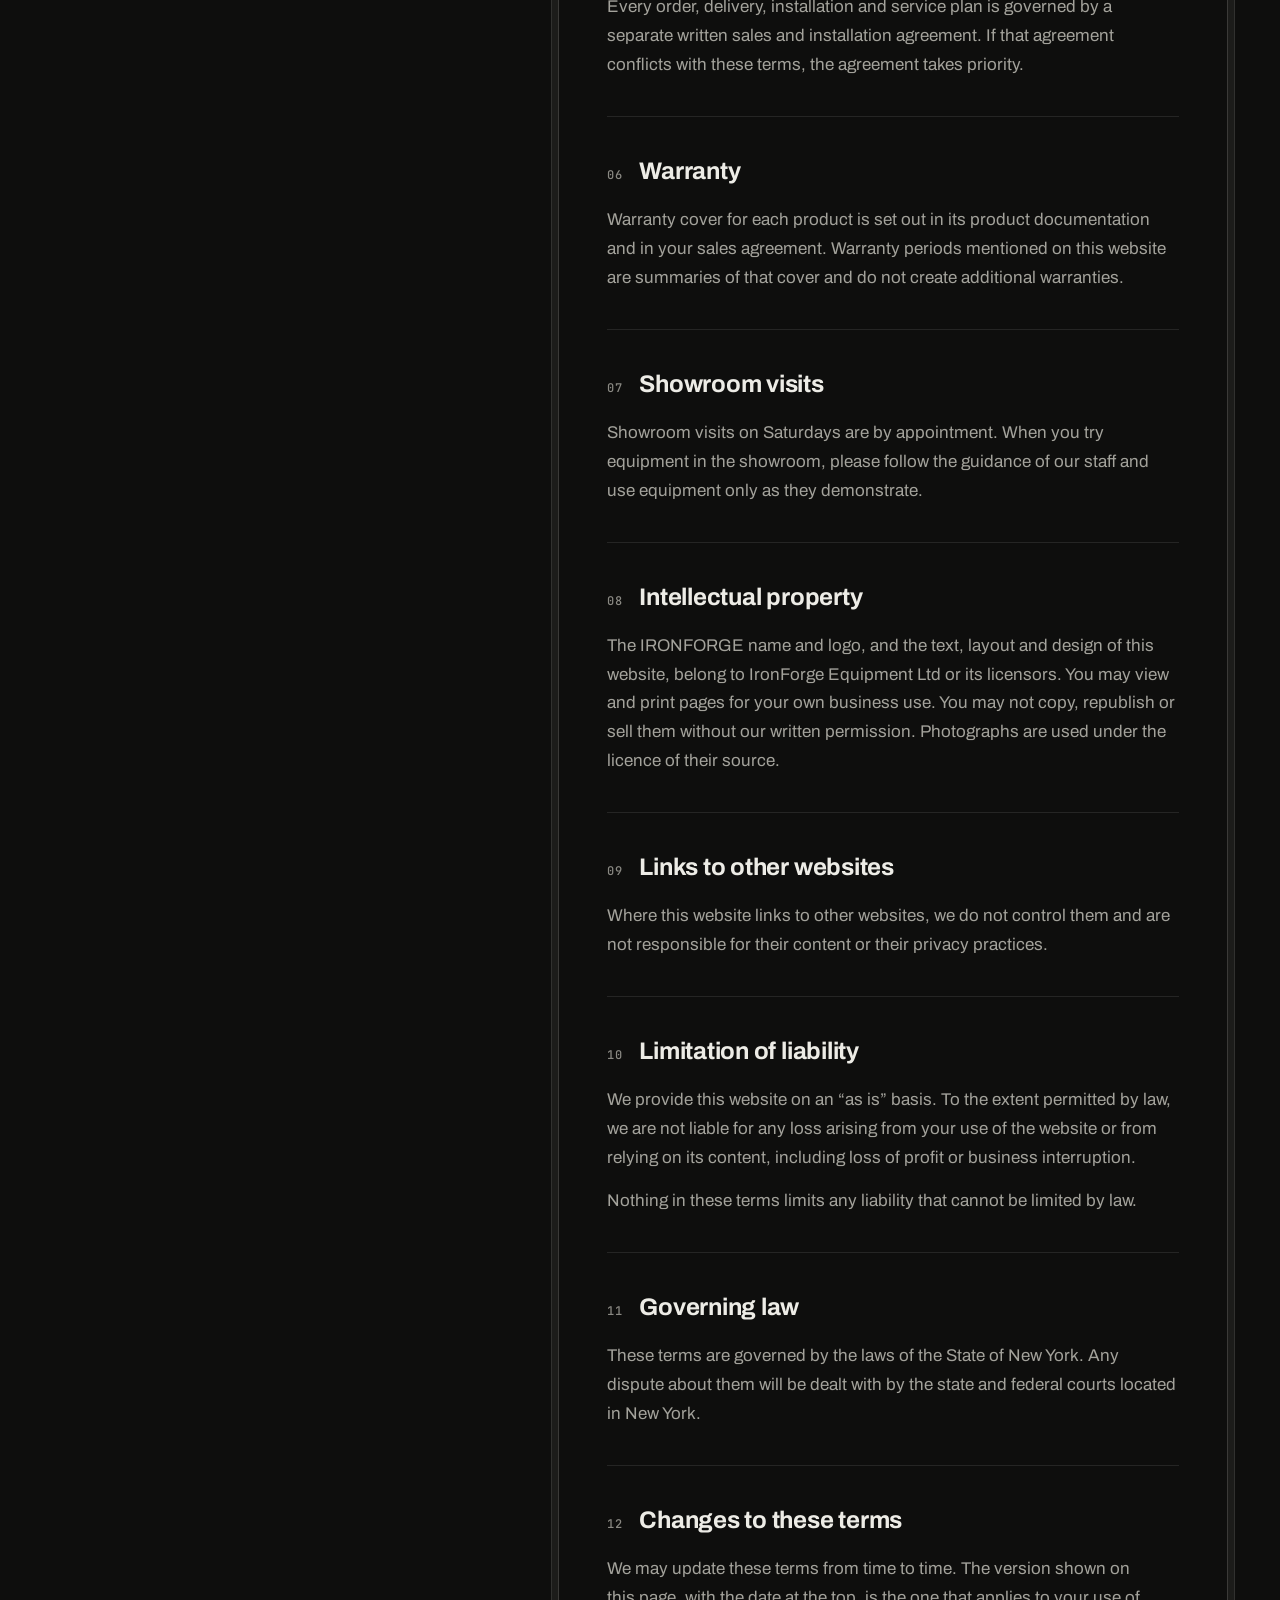
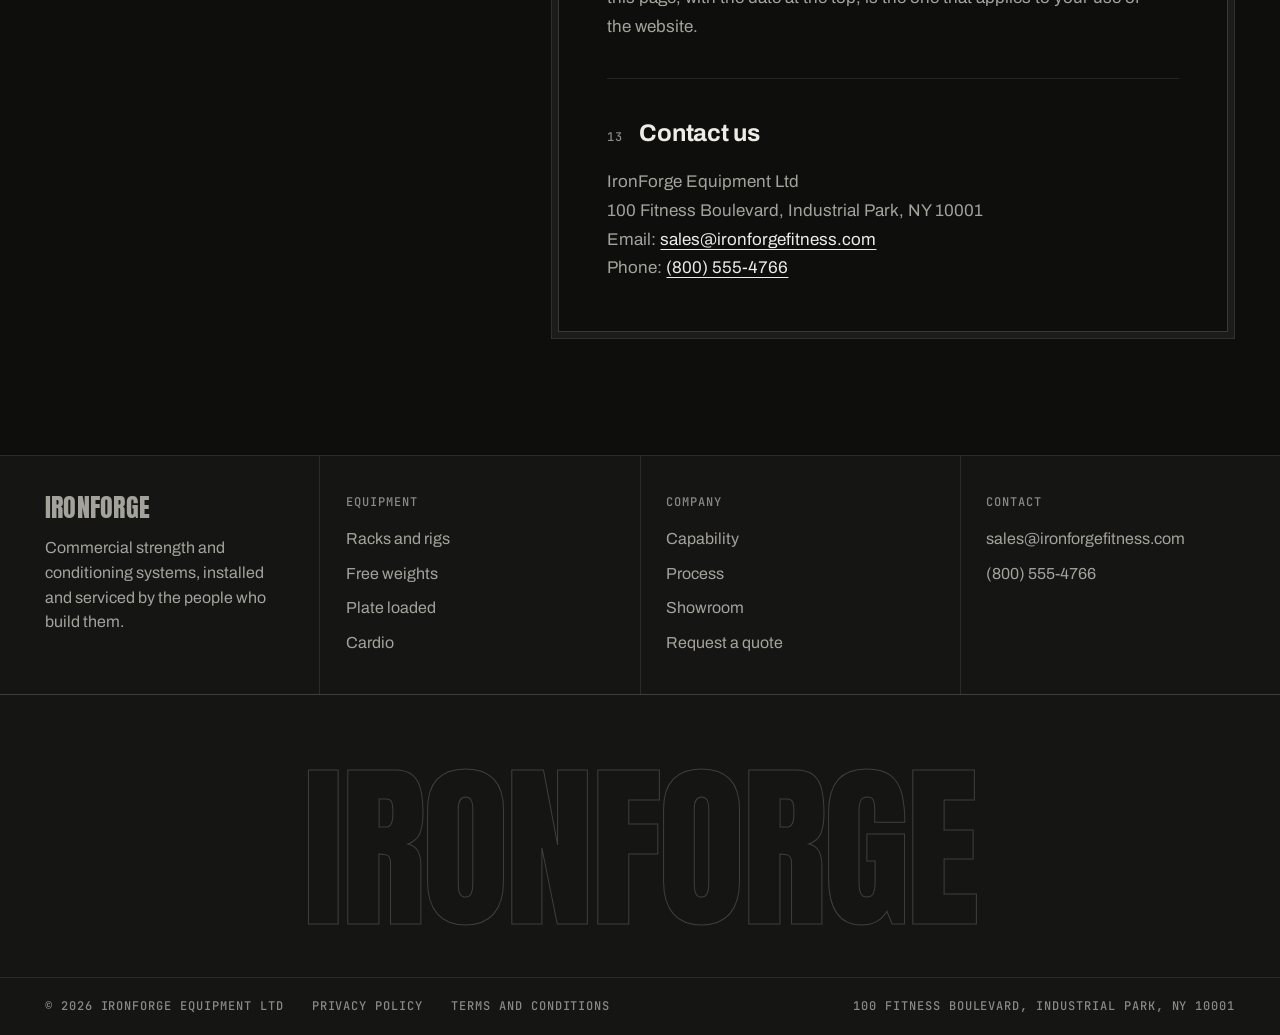
<file: v3/terms.html>
<!DOCTYPE html>
<html lang="en">
<head>
<meta charset="UTF-8">
<meta name="viewport" content="width=device-width, initial-scale=1">
<title>Terms and conditions | IRONFORGE</title>
<meta name="description" content="The terms that apply to using the IRONFORGE website and requesting a quote.">
<meta name="theme-color" content="#0e0e0d">
<meta property="og:title" content="IRONFORGE | Commercial gym equipment, fit-out and service">
<meta property="og:description" content="We plan the floor, build the kit, install it, and keep it running. One contract from drawing to service call.">
<meta property="og:type" content="website">

<link rel="icon" href="favicon.svg" type="image/svg+xml">

<link rel="preconnect" href="https://fonts.googleapis.com">
<link rel="preconnect" href="https://fonts.gstatic.com" crossorigin>
<link rel="preconnect" href="https://images.unsplash.com">
<link href="https://fonts.googleapis.com/css2?family=Anton&family=Archivo:wght@400;500;600;700&family=JetBrains+Mono:wght@400;500;700&display=swap" rel="stylesheet">

<link rel="stylesheet" href="assets/styles.css?v=3.8">
<script src="assets/main.js?v=3.8" defer></script>
</head>

<body>
<a class="skip" href="#main">Skip to content</a>

<header class="header">
  <div class="header__bar">
    <a class="logo" href="./" translate="no">Ironforge</a>

    <nav class="nav mono" id="nav" aria-label="Primary">
      <a href="./#equipment">Equipment</a>
      <a href="./#capability">Capability</a>
      <a href="./#showroom">Showroom</a>
      <a class="nav__quote" href="./#quote">Request a quote</a>
    </nav>

    <div class="header__end">
      <button class="menu-btn mono" id="menu" type="button" aria-expanded="false" aria-controls="nav">
        <span id="menu-label">Menu</span>
      </button>
      <a class="btn btn--signal btn--sm" href="./#quote">Request a quote</a>
    </div>
  </div>
</header>

<main id="main" tabindex="-1">
  <article class="shell legal" aria-labelledby="legal-title">
    <header class="legal__head">
      <a class="legal__back mono" href="./">&larr; Back to home</a>
      <h1 class="display" id="legal-title">Terms and conditions</h1>
      <p class="legal__lede">The terms that apply when you use this website or ask us for a quote.</p>
      <p class="legal__meta mono">Last updated <time datetime="2026-09-13">13 September 2026</time></p>
    </header>

    <div class="legal__grid">
      <nav class="legal__toc" aria-labelledby="toc-title" data-legal-toc>
        <h2 class="mono" id="toc-title">On this page</h2>
        <ol><li><a href="#about">About these terms</a></li><li><a href="#using">Using this website</a></li><li><a href="#products">Product information</a></li><li><a href="#quotes">Quotes</a></li><li><a href="#orders">Orders, delivery and installation</a></li><li><a href="#warranty">Warranty</a></li><li><a href="#showroom">Showroom visits</a></li><li><a href="#ip">Intellectual property</a></li><li><a href="#links">Links to other websites</a></li><li><a href="#liability">Limitation of liability</a></li><li><a href="#law">Governing law</a></li><li><a href="#changes">Changes to these terms</a></li><li><a href="#contact">Contact us</a></li></ol>
      </nav>

      <div class="legal__doc bezel">
        <div class="bezel__core">
          <section aria-labelledby="about"><h2 id="about"><span class="legal__no" aria-hidden="true">01</span>About these terms</h2><p>These terms apply to your use of this website, which is operated by IronForge Equipment Ltd, 100 Fitness Boulevard, Industrial Park, NY 10001. By using the website you agree to them. If you do not agree, please do not use the website.</p></section>
          <section aria-labelledby="using"><h2 id="using"><span class="legal__no" aria-hidden="true">02</span>Using this website</h2><p>You may use this website to learn about our equipment and services and to request a quote. You agree not to use it in a way that breaks the law, interferes with how it works, or tries to gain unauthorised access to it or to the systems behind it.</p></section>
          <section aria-labelledby="products"><h2 id="products"><span class="legal__no" aria-hidden="true">03</span>Product information</h2><p>We work to keep product descriptions and specifications accurate, but figures shown on this website, including gauges, dimensions, load ratings, capacities and warranty lengths, are summaries. The specification sheet supplied with your quote is the one that applies.</p><p>Photographs are illustrative. Some show equipment in use in third-party facilities, and finishes and configurations may differ from what we supply.</p></section>
          <section aria-labelledby="quotes"><h2 id="quotes"><span class="legal__no" aria-hidden="true">04</span>Quotes</h2><p>A quote is an estimate prepared from the information you give us. It is not an offer that you can accept to form a contract. Unless the quote says otherwise, it is valid for 30 days and excludes sales tax, delivery and installation.</p><p>A contract is formed only when we confirm your order in writing.</p></section>
          <section aria-labelledby="orders"><h2 id="orders"><span class="legal__no" aria-hidden="true">05</span>Orders, delivery and installation</h2><p>Every order, delivery, installation and service plan is governed by a separate written sales and installation agreement. If that agreement conflicts with these terms, the agreement takes priority.</p></section>
          <section aria-labelledby="warranty"><h2 id="warranty"><span class="legal__no" aria-hidden="true">06</span>Warranty</h2><p>Warranty cover for each product is set out in its product documentation and in your sales agreement. Warranty periods mentioned on this website are summaries of that cover and do not create additional warranties.</p></section>
          <section aria-labelledby="showroom"><h2 id="showroom"><span class="legal__no" aria-hidden="true">07</span>Showroom visits</h2><p>Showroom visits on Saturdays are by appointment. When you try equipment in the showroom, please follow the guidance of our staff and use equipment only as they demonstrate.</p></section>
          <section aria-labelledby="ip"><h2 id="ip"><span class="legal__no" aria-hidden="true">08</span>Intellectual property</h2><p>The IRONFORGE name and logo, and the text, layout and design of this website, belong to IronForge Equipment Ltd or its licensors. You may view and print pages for your own business use. You may not copy, republish or sell them without our written permission. Photographs are used under the licence of their source.</p></section>
          <section aria-labelledby="links"><h2 id="links"><span class="legal__no" aria-hidden="true">09</span>Links to other websites</h2><p>Where this website links to other websites, we do not control them and are not responsible for their content or their privacy practices.</p></section>
          <section aria-labelledby="liability"><h2 id="liability"><span class="legal__no" aria-hidden="true">10</span>Limitation of liability</h2><p>We provide this website on an &ldquo;as is&rdquo; basis. To the extent permitted by law, we are not liable for any loss arising from your use of the website or from relying on its content, including loss of profit or business interruption.</p><p>Nothing in these terms limits any liability that cannot be limited by law.</p></section>
          <section aria-labelledby="law"><h2 id="law"><span class="legal__no" aria-hidden="true">11</span>Governing law</h2><p>These terms are governed by the laws of the State of New York. Any dispute about them will be dealt with by the state and federal courts located in New York.</p></section>
          <section aria-labelledby="changes"><h2 id="changes"><span class="legal__no" aria-hidden="true">12</span>Changes to these terms</h2><p>We may update these terms from time to time. The version shown on this page, with the date at the top, is the one that applies to your use of the website.</p></section>
          <section aria-labelledby="contact"><h2 id="contact"><span class="legal__no" aria-hidden="true">13</span>Contact us</h2><p>IronForge Equipment Ltd<br>100 Fitness Boulevard, Industrial Park, NY 10001<br>Email: <a href="mailto:sales@ironforgefitness.com">sales@ironforgefitness.com</a><br>Phone: <a class="num" href="tel:+18005554766">(800)&nbsp;555-4766</a></p></section>
        </div>
      </div>
    </div>
  </article>
</main>

<footer class="footer">
  <div class="footer__grid">
    <div class="footer__col">
      <a class="logo" href="./" translate="no">Ironforge</a>
      <p class="footer__note">Commercial strength and conditioning systems, installed and serviced by the people who build them.</p>
    </div>

    <nav class="footer__col" aria-labelledby="f-equip">
      <h2 class="mono" id="f-equip">Equipment</h2>
      <ul>
        <li><a href="./#equipment">Racks and rigs</a></li>
        <li><a href="./#equipment">Free weights</a></li>
        <li><a href="./#equipment">Plate loaded</a></li>
        <li><a href="./#equipment">Cardio</a></li>
      </ul>
    </nav>

    <nav class="footer__col" aria-labelledby="f-company">
      <h2 class="mono" id="f-company">Company</h2>
      <ul>
        <li><a href="./#capability">Capability</a></li>
        <li><a href="./#process">Process</a></li>
        <li><a href="./#showroom">Showroom</a></li>
        <li><a href="./#quote">Request a quote</a></li>
      </ul>
    </nav>

    <div class="footer__col">
      <h2 class="mono">Contact</h2>
      <ul>
        <li><a href="mailto:sales@ironforgefitness.com">sales@ironforgefitness.com</a></li>
        <li><a class="num" href="tel:+18005554766">(800)&nbsp;555-4766</a></li>
      </ul>
    </div>
  </div>

  <p class="footer__mark display" aria-hidden="true" translate="no">Ironforge</p>

  <div class="footer__base mono">
    <div class="footer__legal">
      <p>&copy; 2026 IronForge Equipment Ltd</p>
      <a href="privacy.html">Privacy policy</a>
      <a href="terms.html">Terms and conditions</a>
    </div>
    <p>100 Fitness Boulevard, Industrial Park, NY 10001</p>
  </div>
</footer>

<button class="to-top bezel" id="to-top" type="button" aria-label="Back to top">
  <span class="bezel__core to-top__core">
    <span class="to-top__arrow" aria-hidden="true">&uarr;</span>
    <span class="to-top__read mono" id="to-top-read" aria-hidden="true">Top</span>
  </span>
</button>

</body>
</html>
</file>
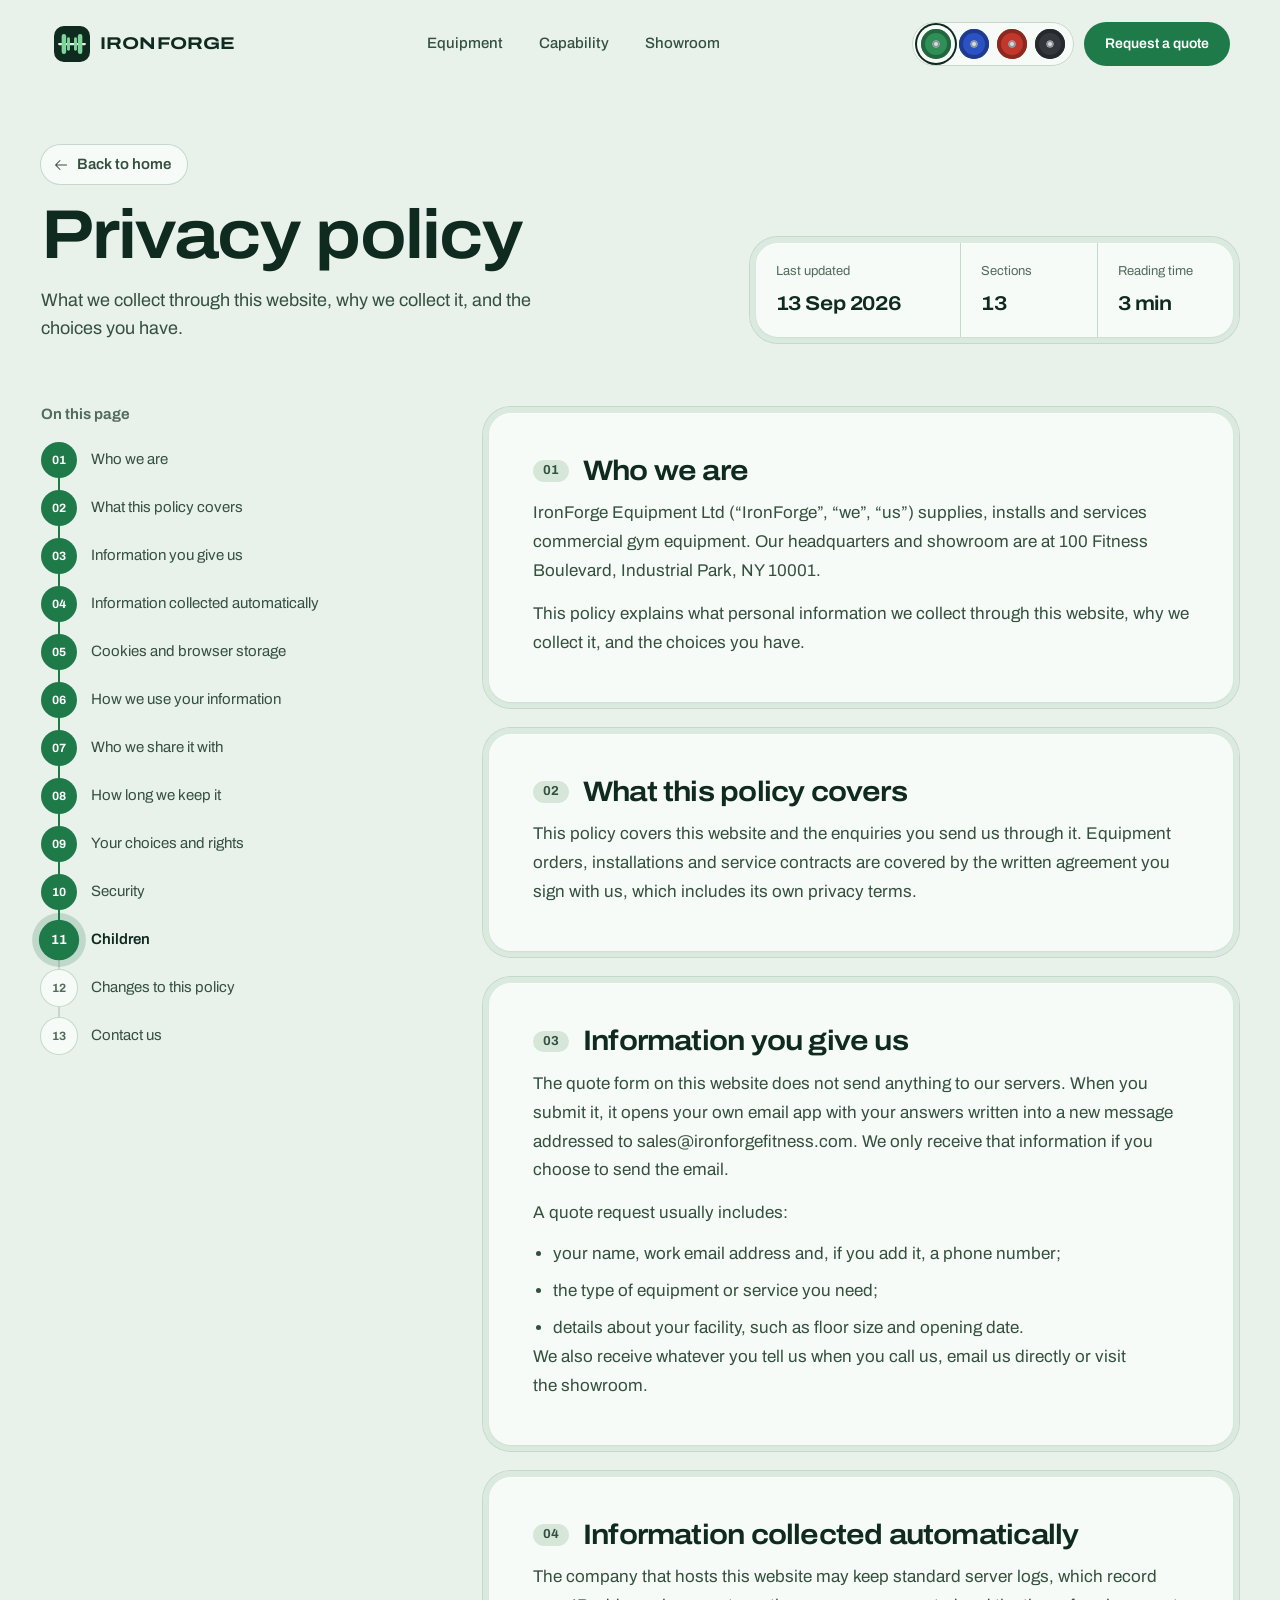
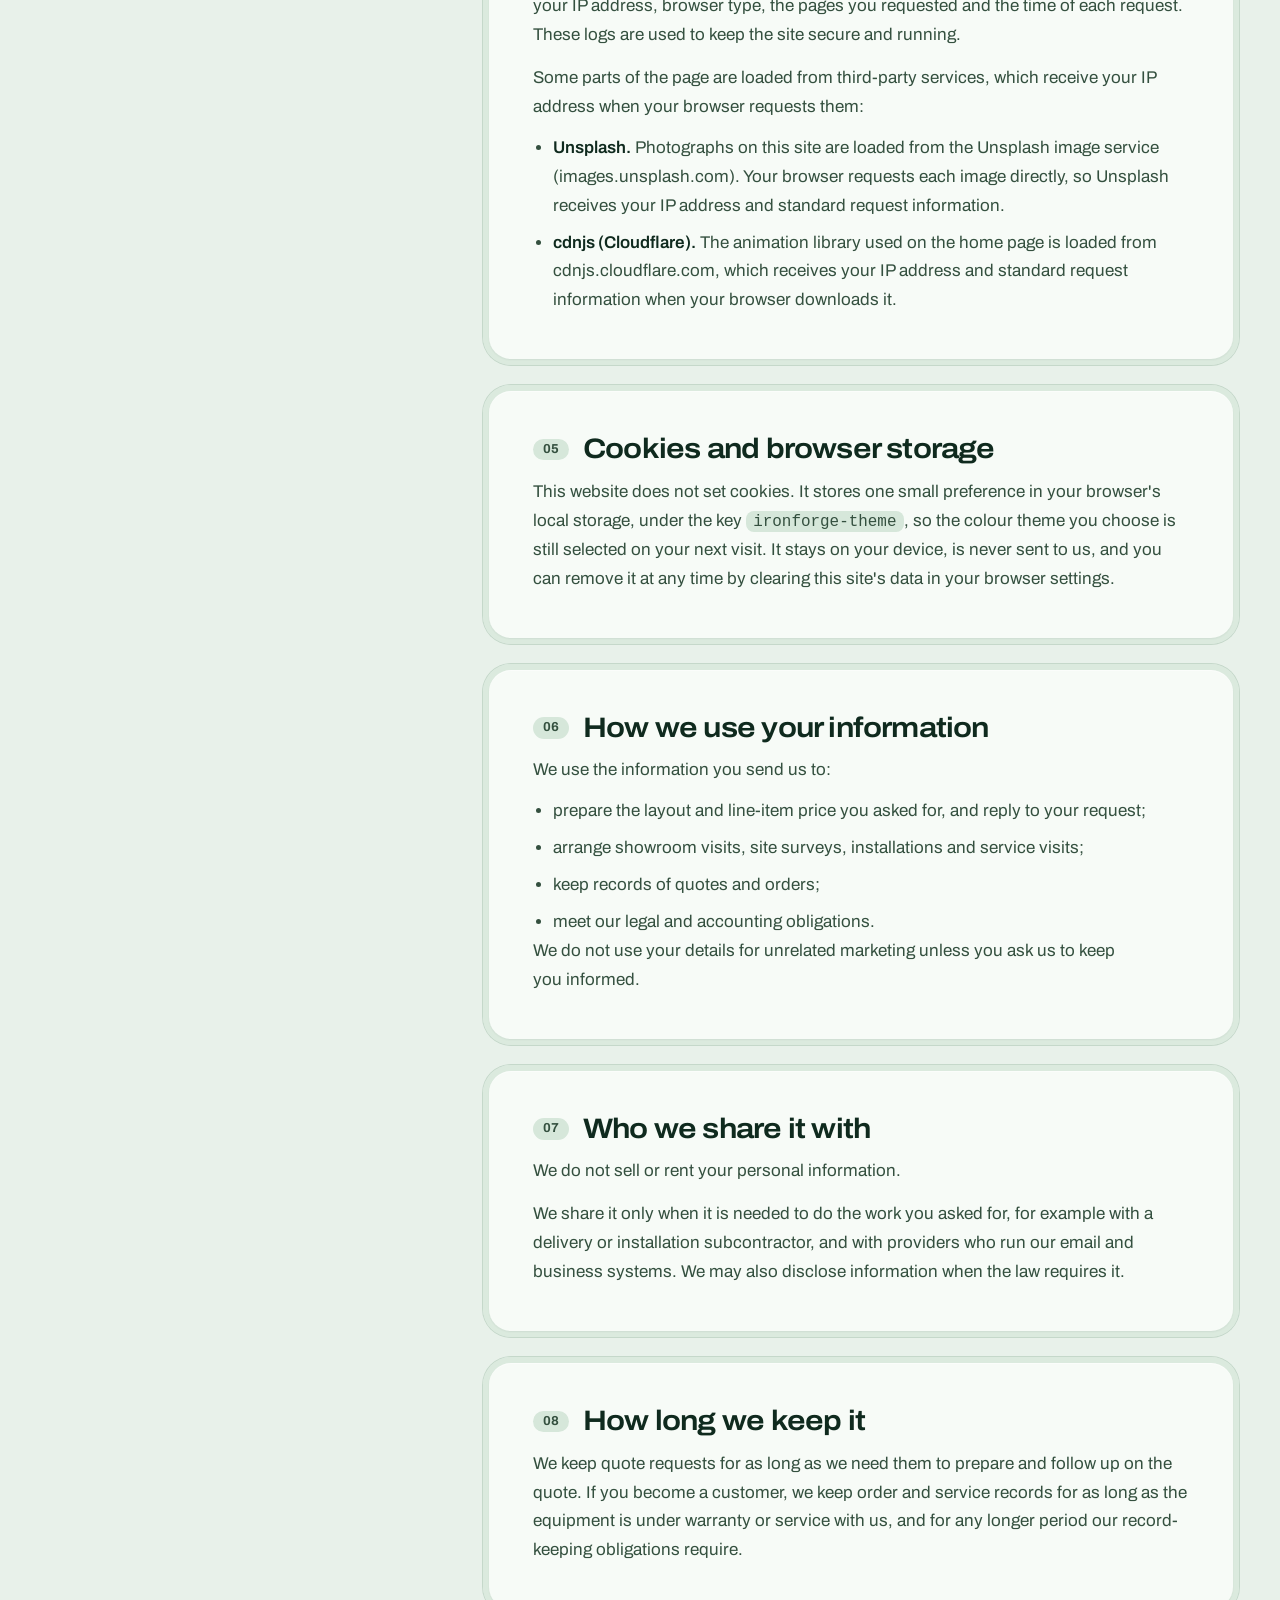
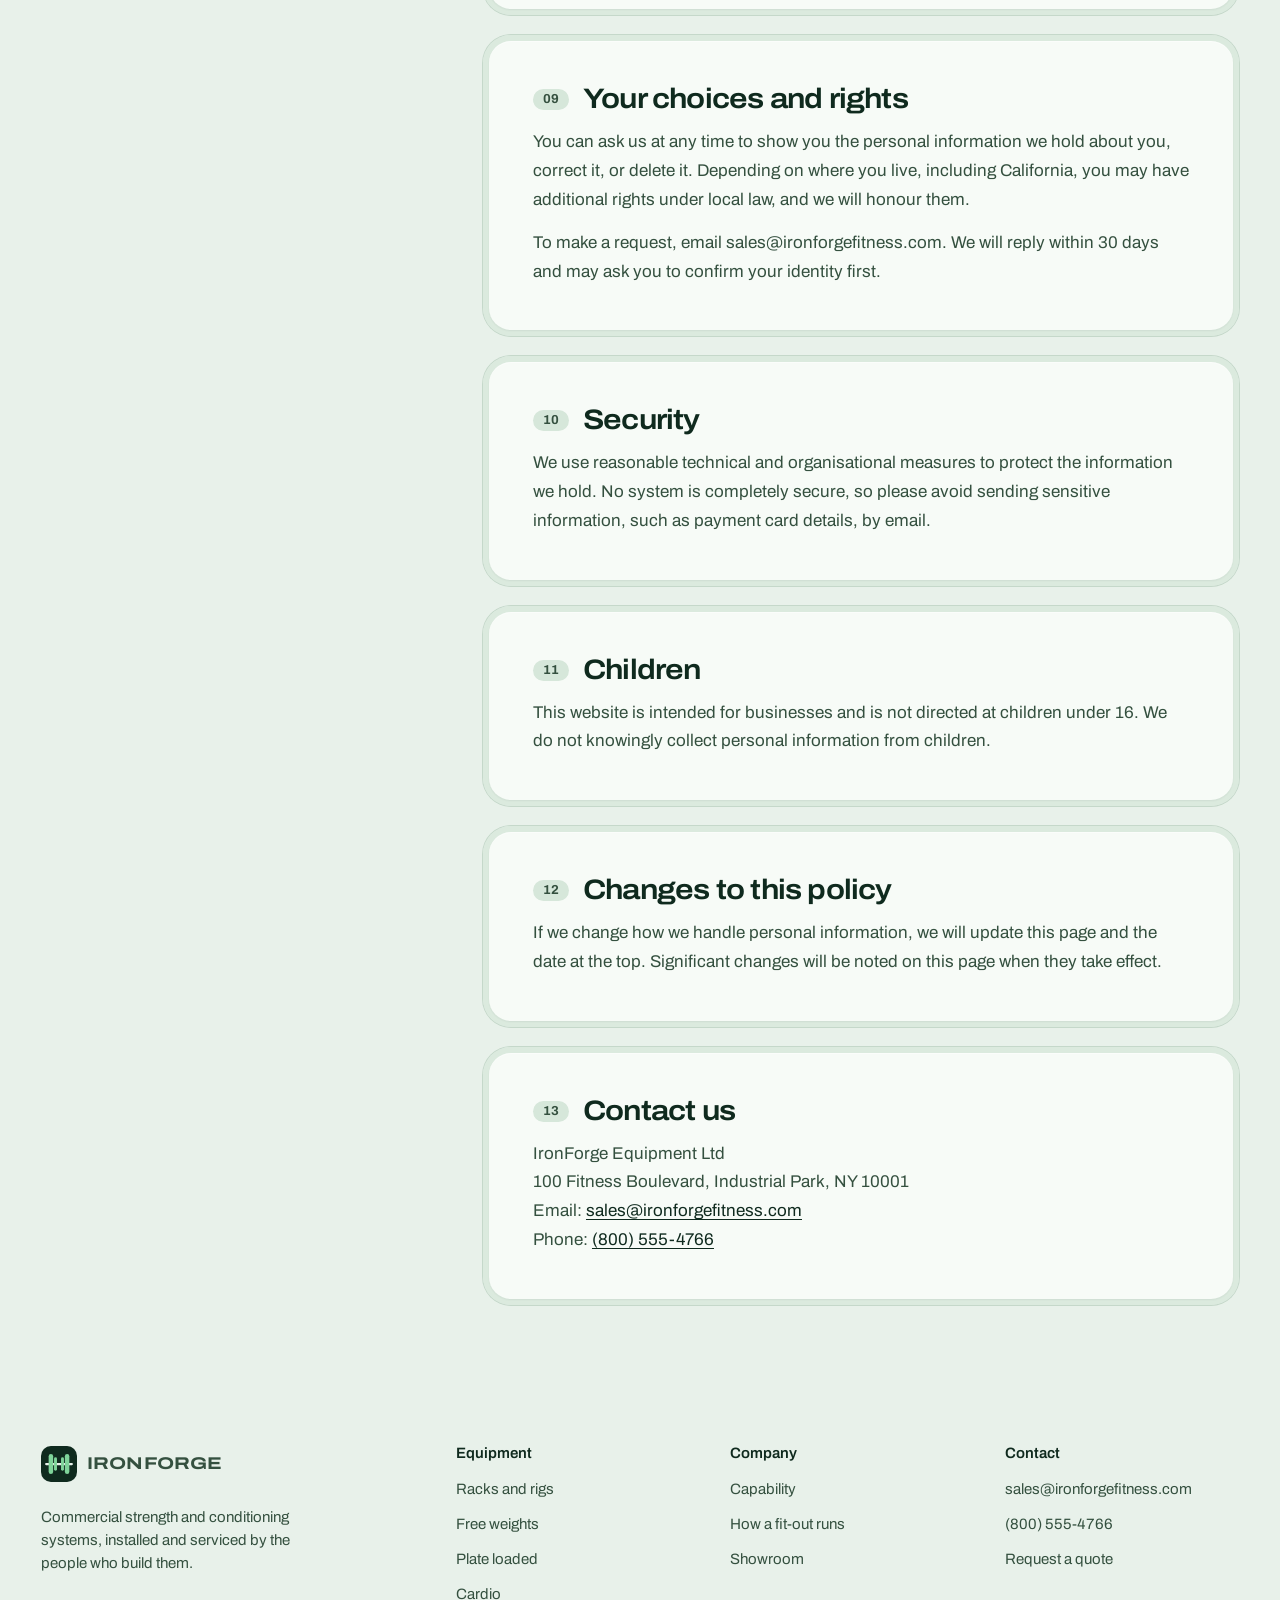
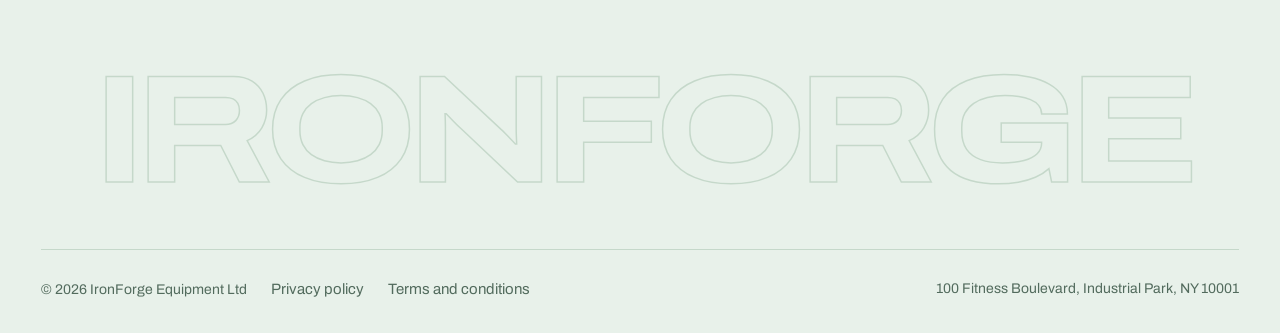
<file: v4/privacy.html>
<!DOCTYPE html>
<html lang="en" data-theme="turf">
<head>
<meta charset="UTF-8">
<meta name="viewport" content="width=device-width, initial-scale=1">
<title>Privacy policy | IRONFORGE</title>
<meta name="description" content="How IRONFORGE handles personal information collected through this website.">
<meta name="theme-color" id="theme-color" content="#e8f1ea">

<link rel="icon" href="favicon.svg" type="image/svg+xml">

<link rel="preload" href="assets/fonts/archivo-latin.woff2" as="font" type="font/woff2" crossorigin>
<link rel="preconnect" href="https://images.unsplash.com">

<link rel="stylesheet" href="assets/styles.css?v=5.1">

<script>
  // Resolve the theme before first paint so the page never flashes the
  // wrong palette. The "js" class lets CSS stage the intro only when script
  // is actually running.
  (function () {
    var el = document.documentElement;
    var colours = { turf: "#e8f1ea", cobalt: "#eaeef7", brick: "#f6ebe6", night: "#111315" };
    var theme = "turf";
    el.classList.add("js");
    try {
      var saved = localStorage.getItem("ironforge-theme");
      if (saved && colours[saved]) theme = saved;
      else if (matchMedia("(prefers-color-scheme: dark)").matches) theme = "night";
    } catch (e) {}
    el.setAttribute("data-theme", theme);
    document.getElementById("theme-color").setAttribute("content", colours[theme]);
  })();
</script>
<script src="assets/main.js?v=5.1" defer></script>
</head>

<body>

<svg width="0" height="0" style="position:absolute" aria-hidden="true" focusable="false">
  <symbol id="i-arrow-up-right" viewBox="0 0 256 256"><path d="M200,64V168a8,8,0,0,1-16,0V83.31L69.66,197.66a8,8,0,0,1-11.32-11.32L172.69,72H88a8,8,0,0,1,0-16H192A8,8,0,0,1,200,64Z"/></symbol>
  <symbol id="i-arrow-right" viewBox="0 0 256 256"><path d="M221.66,133.66l-72,72a8,8,0,0,1-11.32-11.32L196.69,136H40a8,8,0,0,1,0-16H196.69L138.34,61.66a8,8,0,0,1,11.32-11.32l72,72A8,8,0,0,1,221.66,133.66Z"/></symbol>
  <symbol id="i-caret-left" viewBox="0 0 256 256"><path d="M165.66,202.34a8,8,0,0,1-11.32,11.32l-80-80a8,8,0,0,1,0-11.32l80-80a8,8,0,0,1,11.32,11.32L91.31,128Z"/></symbol>
  <symbol id="i-caret-right" viewBox="0 0 256 256"><path d="M181.66,133.66l-80,80a8,8,0,0,1-11.32-11.32L164.69,128,90.34,53.66a8,8,0,0,1,11.32-11.32l80,80A8,8,0,0,1,181.66,133.66Z"/></symbol>
  <symbol id="i-list" viewBox="0 0 256 256"><path d="M224,128a8,8,0,0,1-8,8H40a8,8,0,0,1,0-16H216A8,8,0,0,1,224,128ZM40,72H216a8,8,0,0,0,0-16H40a8,8,0,0,0,0,16ZM216,184H40a8,8,0,0,0,0,16H216a8,8,0,0,0,0-16Z"/></symbol>
  <symbol id="i-x" viewBox="0 0 256 256"><path d="M205.66,194.34a8,8,0,0,1-11.32,11.32L128,139.31,61.66,205.66a8,8,0,0,1-11.32-11.32L116.69,128,50.34,61.66A8,8,0,0,1,61.66,50.34L128,116.69l66.34-66.35a8,8,0,0,1,11.32,11.32L139.31,128Z"/></symbol>
  <symbol id="i-plus" viewBox="0 0 256 256"><path d="M224,128a8,8,0,0,1-8,8H136v80a8,8,0,0,1-16,0V136H40a8,8,0,0,1,0-16h80V40a8,8,0,0,1,16,0v80h80A8,8,0,0,1,224,128Z"/></symbol>
  <symbol id="i-check" viewBox="0 0 256 256"><path d="M229.66,77.66l-128,128a8,8,0,0,1-11.32,0l-56-56a8,8,0,0,1,11.32-11.32L96,188.69,218.34,66.34a8,8,0,0,1,11.32,11.32Z"/></symbol>
  <symbol id="i-map-pin" viewBox="0 0 256 256"><path d="M128,64a40,40,0,1,0,40,40A40,40,0,0,0,128,64Zm0,64a24,24,0,1,1,24-24A24,24,0,0,1,128,128Zm0-112a88.1,88.1,0,0,0-88,88c0,31.4,14.51,64.68,42,96.25a254.19,254.19,0,0,0,41.45,38.3,8,8,0,0,0,9.18,0A254.19,254.19,0,0,0,174,200.25c27.45-31.57,42-64.85,42-96.25A88.1,88.1,0,0,0,128,16Zm0,206c-16.53-13-72-60.75-72-118a72,72,0,0,1,144,0C200,161.23,144.53,209,128,222Z"/></symbol>
  <symbol id="i-clock" viewBox="0 0 256 256"><path d="M128,24A104,104,0,1,0,232,128,104.11,104.11,0,0,0,128,24Zm0,192a88,88,0,1,1,88-88A88.1,88.1,0,0,1,128,216Zm64-88a8,8,0,0,1-8,8H128a8,8,0,0,1-8-8V72a8,8,0,0,1,16,0v48h48A8,8,0,0,1,192,128Z"/></symbol>
  <symbol id="i-phone" viewBox="0 0 256 256"><path d="M222.37,158.46l-47.11-21.11-.13-.06a16,16,0,0,0-15.17,1.4,8.12,8.12,0,0,0-.75.56L134.87,160c-15.42-7.49-31.34-23.29-38.83-38.51l20.78-24.71c.2-.25.39-.5.57-.77a16,16,0,0,0,1.32-15.06l0-.12L97.54,33.64a16,16,0,0,0-16.62-9.52A56.26,56.26,0,0,0,32,80c0,79.4,64.6,144,144,144a56.26,56.26,0,0,0,55.88-48.92A16,16,0,0,0,222.37,158.46ZM176,208A128.14,128.14,0,0,1,48,80,40.2,40.2,0,0,1,82.87,40a.61.61,0,0,0,0,.12l21,47L83.2,111.86a6.13,6.13,0,0,0-.57.77,16,16,0,0,0-1,15.7c9.06,18.53,27.73,37.06,46.46,46.11a16,16,0,0,0,15.75-1.14,8.44,8.44,0,0,0,.74-.56L168.89,152l47,21.05h0s.08,0,.11,0A40.21,40.21,0,0,1,176,208Z"/></symbol>

  <symbol id="i-arrow-up" viewBox="0 0 256 256"><path d="M205.66,117.66a8,8,0,0,1-11.32,0L136,59.31V216a8,8,0,0,1-16,0V59.31L61.66,117.66a8,8,0,0,1-11.32-11.32l72-72a8,8,0,0,1,11.32,0l72,72A8,8,0,0,1,205.66,117.66Z"/></symbol>
  <symbol id="i-arrow-left" viewBox="0 0 256 256"><path d="M224,128a8,8,0,0,1-8,8H59.31l58.35,58.34a8,8,0,0,1-11.32,11.32l-72-72a8,8,0,0,1,0-11.32l72-72a8,8,0,0,1,11.32,11.32L59.31,120H216A8,8,0,0,1,224,128Z"/></symbol>

  <!-- Brand mark: a loaded bar seen side-on. Two plate sizes per side,
       the way a real bar is loaded heaviest first. -->
  <symbol id="logo-mark" viewBox="0 0 40 40">
    <rect width="40" height="40" rx="11" style="fill: var(--mark-tile)"/>
    <rect x="4.5" y="18.75" width="31" height="2.5" rx="1.25" style="fill: var(--mark-bar)"/>
    <rect x="8.5" y="9" width="5" height="22" rx="2.5" style="fill: var(--mark-plate)"/>
    <rect x="14.5" y="12.5" width="3.25" height="15" rx="1.625" style="fill: var(--mark-plate)"/>
    <rect x="26.5" y="9" width="5" height="22" rx="2.5" style="fill: var(--mark-plate)"/>
    <rect x="22.25" y="12.5" width="3.25" height="15" rx="1.625" style="fill: var(--mark-plate)"/>
  </symbol>
</svg>

<a class="skip" href="#main">Skip to content</a>

<header class="header" data-stuck="false">
  <div class="shell">
    <div class="header__bar">
      <a class="logo" href="./" aria-label="IRONFORGE home">
        <svg class="logo__mark" aria-hidden="true"><use href="#logo-mark"/></svg>
        <span class="logo__word" translate="no">IRONFORGE</span>
      </a>

      <nav class="nav" id="nav" aria-label="Primary">
        <a href="./#equipment">Equipment</a>
        <a href="./#capability">Capability</a>
        <a href="./#showroom">Showroom</a>
        <a class="nav__quote" href="./#quote">Request a quote</a>
      </nav>

      <div class="header__end">
        <fieldset class="themes">
          <legend class="sr-only">Colour theme</legend>
          <span class="themes__ring" aria-hidden="true"></span>
          <label class="swatch">
            <input type="radio" name="theme" value="turf">
            <span class="swatch__plate" style="--plate: #2f8f57" aria-hidden="true"></span>
            <span class="sr-only">Turf, green</span>
          </label>
          <label class="swatch">
            <input type="radio" name="theme" value="cobalt">
            <span class="swatch__plate" style="--plate: #2b52c4" aria-hidden="true"></span>
            <span class="sr-only">Cobalt, blue</span>
          </label>
          <label class="swatch">
            <input type="radio" name="theme" value="brick">
            <span class="swatch__plate" style="--plate: #c2372c" aria-hidden="true"></span>
            <span class="sr-only">Brick, red</span>
          </label>
          <label class="swatch">
            <input type="radio" name="theme" value="night">
            <span class="swatch__plate" style="--plate: #33383d" aria-hidden="true"></span>
            <span class="sr-only">Night, dark</span>
          </label>
        </fieldset>

        <button class="iconbtn menu-btn" id="menu" type="button"
                aria-label="Open menu" aria-expanded="false" aria-controls="nav">
          <span class="burger" aria-hidden="true"><span></span><span></span></span>
        </button>

        <a class="btn btn--primary btn--sm" href="./#quote">Request a quote</a>
      </div>
    </div>
  </div>
</header>

<main id="main" tabindex="-1">
  <article class="shell lp" aria-labelledby="legal-title">
    <header class="lp-head">
      <div class="lp-head__text" data-reveal>
        <a class="lp-back" href="./"><svg class="icon" aria-hidden="true"><use href="#i-arrow-left"/></svg>Back to home</a>
        <h1 id="legal-title">Privacy policy</h1>
        <p class="lp-lede">What we collect through this website, why we collect it, and the choices you have.</p>
      </div>
      <dl class="lp-facts bezel" data-reveal>
        <div class="bezel__core">
          <div class="lp-fact"><dt>Last updated</dt><dd><time datetime="2026-09-13">13 Sep 2026</time></dd></div>
          <div class="lp-fact"><dt>Sections</dt><dd>13</dd></div>
          <div class="lp-fact"><dt>Reading time</dt><dd>3 min</dd></div>
        </div>
      </dl>
    </header>

    <div class="lp-grid">
      <nav class="lp-rail" aria-labelledby="toc-title">
        <h2 id="toc-title">On this page</h2>
        <ol class="lp-rail__list" data-legal-toc>
          <li class="lp-rail__track" aria-hidden="true"><span class="lp-rail__fill"></span></li>
          <li><a href="#who-we-are"><span class="lp-rail__node" aria-hidden="true">01</span><span>Who we are</span></a></li><li><a href="#scope"><span class="lp-rail__node" aria-hidden="true">02</span><span>What this policy covers</span></a></li><li><a href="#you-give-us"><span class="lp-rail__node" aria-hidden="true">03</span><span>Information you give us</span></a></li><li><a href="#automatic"><span class="lp-rail__node" aria-hidden="true">04</span><span>Information collected automatically</span></a></li><li><a href="#storage"><span class="lp-rail__node" aria-hidden="true">05</span><span>Cookies and browser storage</span></a></li><li><a href="#use"><span class="lp-rail__node" aria-hidden="true">06</span><span>How we use your information</span></a></li><li><a href="#sharing"><span class="lp-rail__node" aria-hidden="true">07</span><span>Who we share it with</span></a></li><li><a href="#retention"><span class="lp-rail__node" aria-hidden="true">08</span><span>How long we keep it</span></a></li><li><a href="#rights"><span class="lp-rail__node" aria-hidden="true">09</span><span>Your choices and rights</span></a></li><li><a href="#security"><span class="lp-rail__node" aria-hidden="true">10</span><span>Security</span></a></li><li><a href="#children"><span class="lp-rail__node" aria-hidden="true">11</span><span>Children</span></a></li><li><a href="#changes"><span class="lp-rail__node" aria-hidden="true">12</span><span>Changes to this policy</span></a></li><li><a href="#contact"><span class="lp-rail__node" aria-hidden="true">13</span><span>Contact us</span></a></li>
        </ol>
      </nav>

      <div class="lp-doc">
        <section class="lp-sec bezel" aria-labelledby="who-we-are" data-legal-reveal><div class="bezel__core"><h2 id="who-we-are"><span class="lp-sec__no" aria-hidden="true">01</span>Who we are</h2><p>IronForge Equipment Ltd (&ldquo;IronForge&rdquo;, &ldquo;we&rdquo;, &ldquo;us&rdquo;) supplies, installs and services commercial gym equipment. Our headquarters and showroom are at 100 Fitness Boulevard, Industrial Park, NY 10001.</p><p>This policy explains what personal information we collect through this website, why we collect it, and the choices you have.</p></div></section>
        <section class="lp-sec bezel" aria-labelledby="scope" data-legal-reveal><div class="bezel__core"><h2 id="scope"><span class="lp-sec__no" aria-hidden="true">02</span>What this policy covers</h2><p>This policy covers this website and the enquiries you send us through it. Equipment orders, installations and service contracts are covered by the written agreement you sign with us, which includes its own privacy terms.</p></div></section>
        <section class="lp-sec bezel" aria-labelledby="you-give-us" data-legal-reveal><div class="bezel__core"><h2 id="you-give-us"><span class="lp-sec__no" aria-hidden="true">03</span>Information you give us</h2><p>The quote form on this website does not send anything to our servers. When you submit it, it opens your own email app with your answers written into a new message addressed to sales@ironforgefitness.com. We only receive that information if you choose to send the email.</p><p>A quote request usually includes:</p><ul><li>your name, work email address and, if you add it, a phone number;</li><li>the type of equipment or service you need;</li><li>details about your facility, such as floor size and opening date.</li></ul><p>We also receive whatever you tell us when you call us, email us directly or visit the showroom.</p></div></section>
        <section class="lp-sec bezel" aria-labelledby="automatic" data-legal-reveal><div class="bezel__core"><h2 id="automatic"><span class="lp-sec__no" aria-hidden="true">04</span>Information collected automatically</h2><p>The company that hosts this website may keep standard server logs, which record your IP address, browser type, the pages you requested and the time of each request. These logs are used to keep the site secure and running.</p><p>Some parts of the page are loaded from third-party services, which receive your IP address when your browser requests them:</p><ul><li><strong>Unsplash.</strong> Photographs on this site are loaded from the Unsplash image service (images.unsplash.com). Your browser requests each image directly, so Unsplash receives your IP address and standard request information.</li><li><strong>cdnjs (Cloudflare).</strong> The animation library used on the home page is loaded from cdnjs.cloudflare.com, which receives your IP address and standard request information when your browser downloads it.</li></ul></div></section>
        <section class="lp-sec bezel" aria-labelledby="storage" data-legal-reveal><div class="bezel__core"><h2 id="storage"><span class="lp-sec__no" aria-hidden="true">05</span>Cookies and browser storage</h2><p>This website does not set cookies. It stores one small preference in your browser's local storage, under the key <code>ironforge-theme</code>, so the colour theme you choose is still selected on your next visit. It stays on your device, is never sent to us, and you can remove it at any time by clearing this site's data in your browser settings.</p></div></section>
        <section class="lp-sec bezel" aria-labelledby="use" data-legal-reveal><div class="bezel__core"><h2 id="use"><span class="lp-sec__no" aria-hidden="true">06</span>How we use your information</h2><p>We use the information you send us to:</p><ul><li>prepare the layout and line-item price you asked for, and reply to your request;</li><li>arrange showroom visits, site surveys, installations and service visits;</li><li>keep records of quotes and orders;</li><li>meet our legal and accounting obligations.</li></ul><p>We do not use your details for unrelated marketing unless you ask us to keep you informed.</p></div></section>
        <section class="lp-sec bezel" aria-labelledby="sharing" data-legal-reveal><div class="bezel__core"><h2 id="sharing"><span class="lp-sec__no" aria-hidden="true">07</span>Who we share it with</h2><p>We do not sell or rent your personal information.</p><p>We share it only when it is needed to do the work you asked for, for example with a delivery or installation subcontractor, and with providers who run our email and business systems. We may also disclose information when the law requires it.</p></div></section>
        <section class="lp-sec bezel" aria-labelledby="retention" data-legal-reveal><div class="bezel__core"><h2 id="retention"><span class="lp-sec__no" aria-hidden="true">08</span>How long we keep it</h2><p>We keep quote requests for as long as we need them to prepare and follow up on the quote. If you become a customer, we keep order and service records for as long as the equipment is under warranty or service with us, and for any longer period our record-keeping obligations require.</p></div></section>
        <section class="lp-sec bezel" aria-labelledby="rights" data-legal-reveal><div class="bezel__core"><h2 id="rights"><span class="lp-sec__no" aria-hidden="true">09</span>Your choices and rights</h2><p>You can ask us at any time to show you the personal information we hold about you, correct it, or delete it. Depending on where you live, including California, you may have additional rights under local law, and we will honour them.</p><p>To make a request, email sales@ironforgefitness.com. We will reply within 30 days and may ask you to confirm your identity first.</p></div></section>
        <section class="lp-sec bezel" aria-labelledby="security" data-legal-reveal><div class="bezel__core"><h2 id="security"><span class="lp-sec__no" aria-hidden="true">10</span>Security</h2><p>We use reasonable technical and organisational measures to protect the information we hold. No system is completely secure, so please avoid sending sensitive information, such as payment card details, by email.</p></div></section>
        <section class="lp-sec bezel" aria-labelledby="children" data-legal-reveal><div class="bezel__core"><h2 id="children"><span class="lp-sec__no" aria-hidden="true">11</span>Children</h2><p>This website is intended for businesses and is not directed at children under 16. We do not knowingly collect personal information from children.</p></div></section>
        <section class="lp-sec bezel" aria-labelledby="changes" data-legal-reveal><div class="bezel__core"><h2 id="changes"><span class="lp-sec__no" aria-hidden="true">12</span>Changes to this policy</h2><p>If we change how we handle personal information, we will update this page and the date at the top. Significant changes will be noted on this page when they take effect.</p></div></section>
        <section class="lp-sec bezel" aria-labelledby="contact" data-legal-reveal><div class="bezel__core"><h2 id="contact"><span class="lp-sec__no" aria-hidden="true">13</span>Contact us</h2><p>IronForge Equipment Ltd<br>100 Fitness Boulevard, Industrial Park, NY 10001<br>Email: <a href="mailto:sales@ironforgefitness.com">sales@ironforgefitness.com</a><br>Phone: <a class="num" href="tel:+18005554766">(800)&nbsp;555-4766</a></p></div></section>
      </div>
    </div>
  </article>
</main>

<footer class="footer">
  <div class="shell">
    <div class="footer__grid">
      <div>
        <a class="logo" href="./" aria-label="IRONFORGE home">
          <svg class="logo__mark" aria-hidden="true"><use href="#logo-mark"/></svg>
          <span class="logo__word" translate="no">IRONFORGE</span>
        </a>
        <p class="footer__note">
          Commercial strength and conditioning systems, installed and serviced by the
          people who build them.
        </p>
      </div>

      <div>
        <h3>Equipment</h3>
        <ul>
          <li><a href="./#equipment">Racks and rigs</a></li>
          <li><a href="./#equipment">Free weights</a></li>
          <li><a href="./#equipment">Plate loaded</a></li>
          <li><a href="./#equipment">Cardio</a></li>
        </ul>
      </div>

      <div>
        <h3>Company</h3>
        <ul>
          <li><a href="./#capability">Capability</a></li>
          <li><a href="./#process">How a fit-out runs</a></li>
          <li><a href="./#showroom">Showroom</a></li>
        </ul>
      </div>

      <div>
        <h3>Contact</h3>
        <ul>
          <li><a href="mailto:sales@ironforgefitness.com">sales@ironforgefitness.com</a></li>
          <li><a class="fig" href="tel:+18005554766">(800)&nbsp;555-4766</a></li>
          <li><a href="./#quote">Request a quote</a></li>
        </ul>
      </div>
    </div>

    <p class="footer__mark" aria-hidden="true" translate="no">IRONFORGE</p>

    <div class="footer__base">
      <div class="footer__legal">
        <p>&copy; 2026 IronForge Equipment Ltd</p>
        <a href="privacy.html">Privacy policy</a>
        <a href="terms.html">Terms and conditions</a>
      </div>
      <p>100 Fitness Boulevard, Industrial Park, NY 10001</p>
    </div>
  </div>
</footer>
<button class="to-top" id="to-top" type="button" aria-label="Back to top">
  <svg class="to-top__ring" viewBox="0 0 48 48" aria-hidden="true">
    <circle class="to-top__track" cx="24" cy="24" r="22"/>
    <circle class="to-top__progress" id="to-top-progress" cx="24" cy="24" r="22" pathLength="100"/>
  </svg>
  <svg class="icon" aria-hidden="true"><use href="#i-arrow-up"/></svg>
</button>

</body>
</html>
</file>
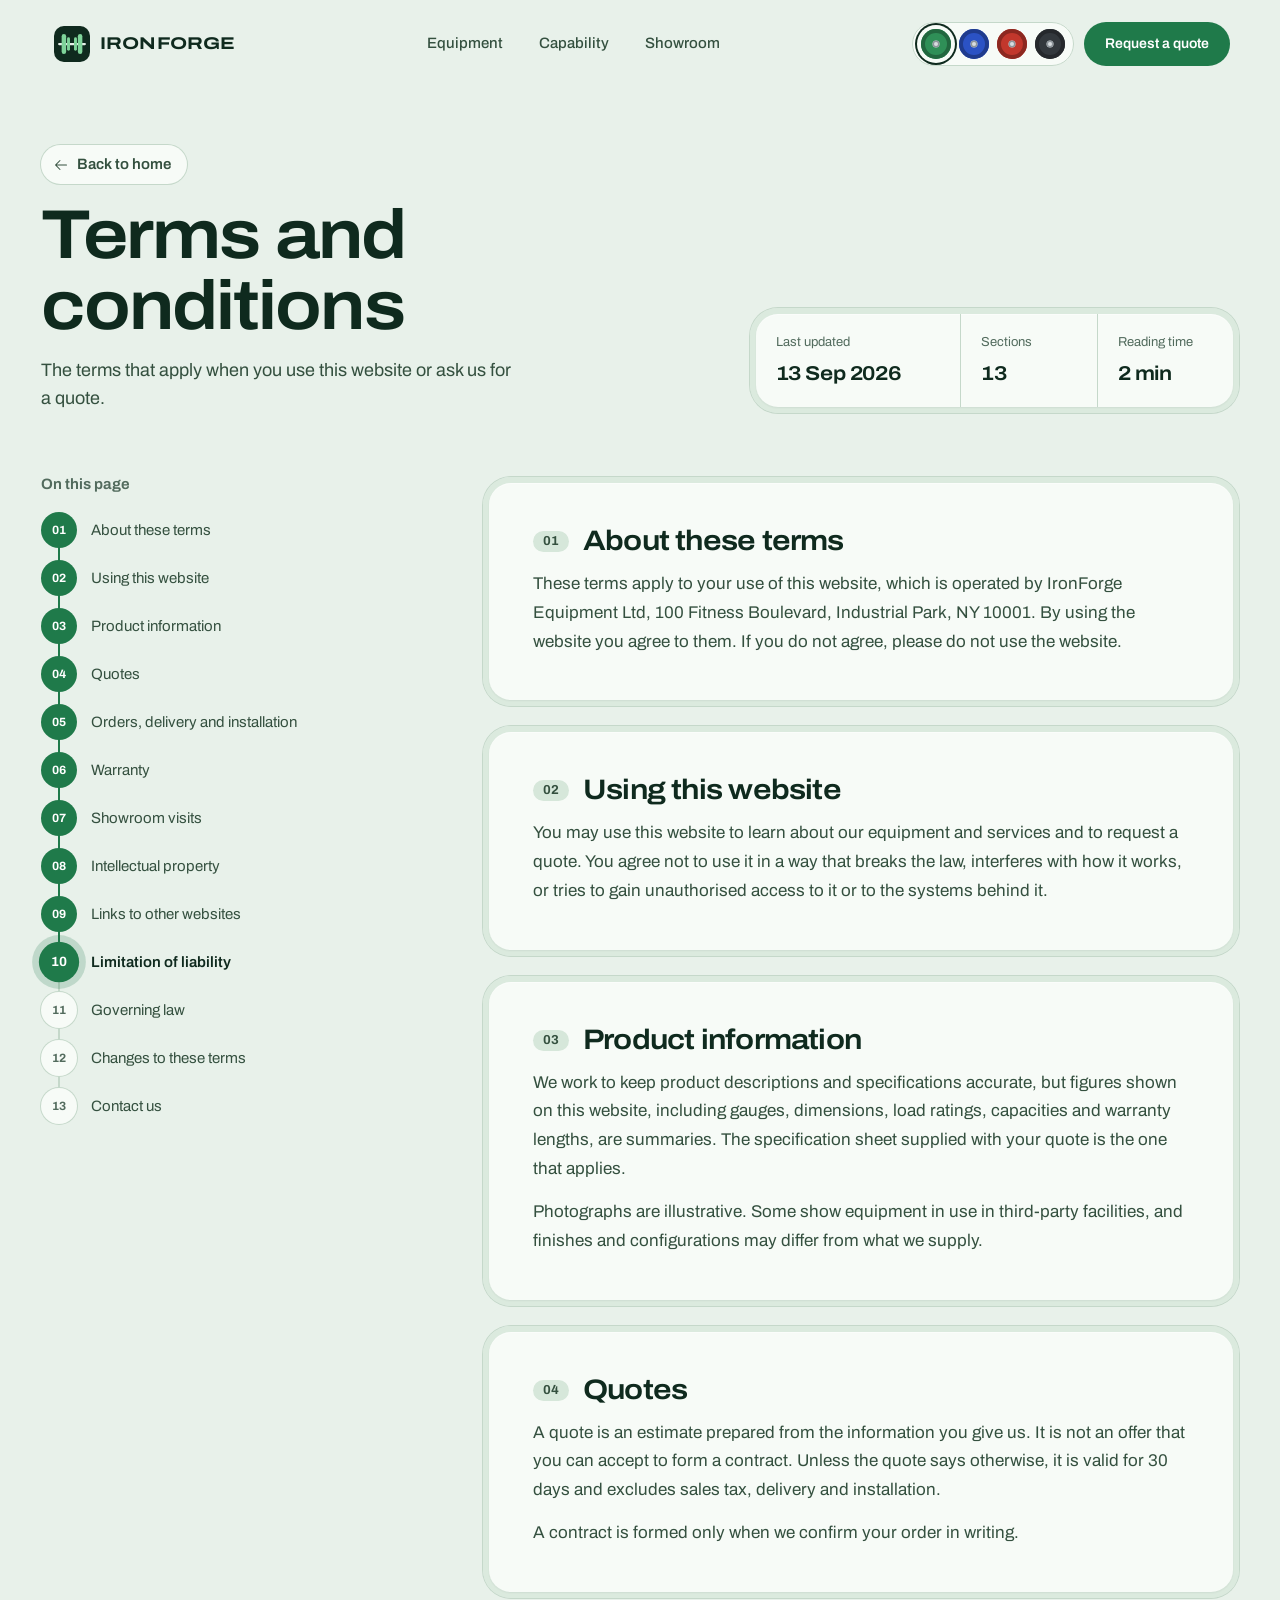
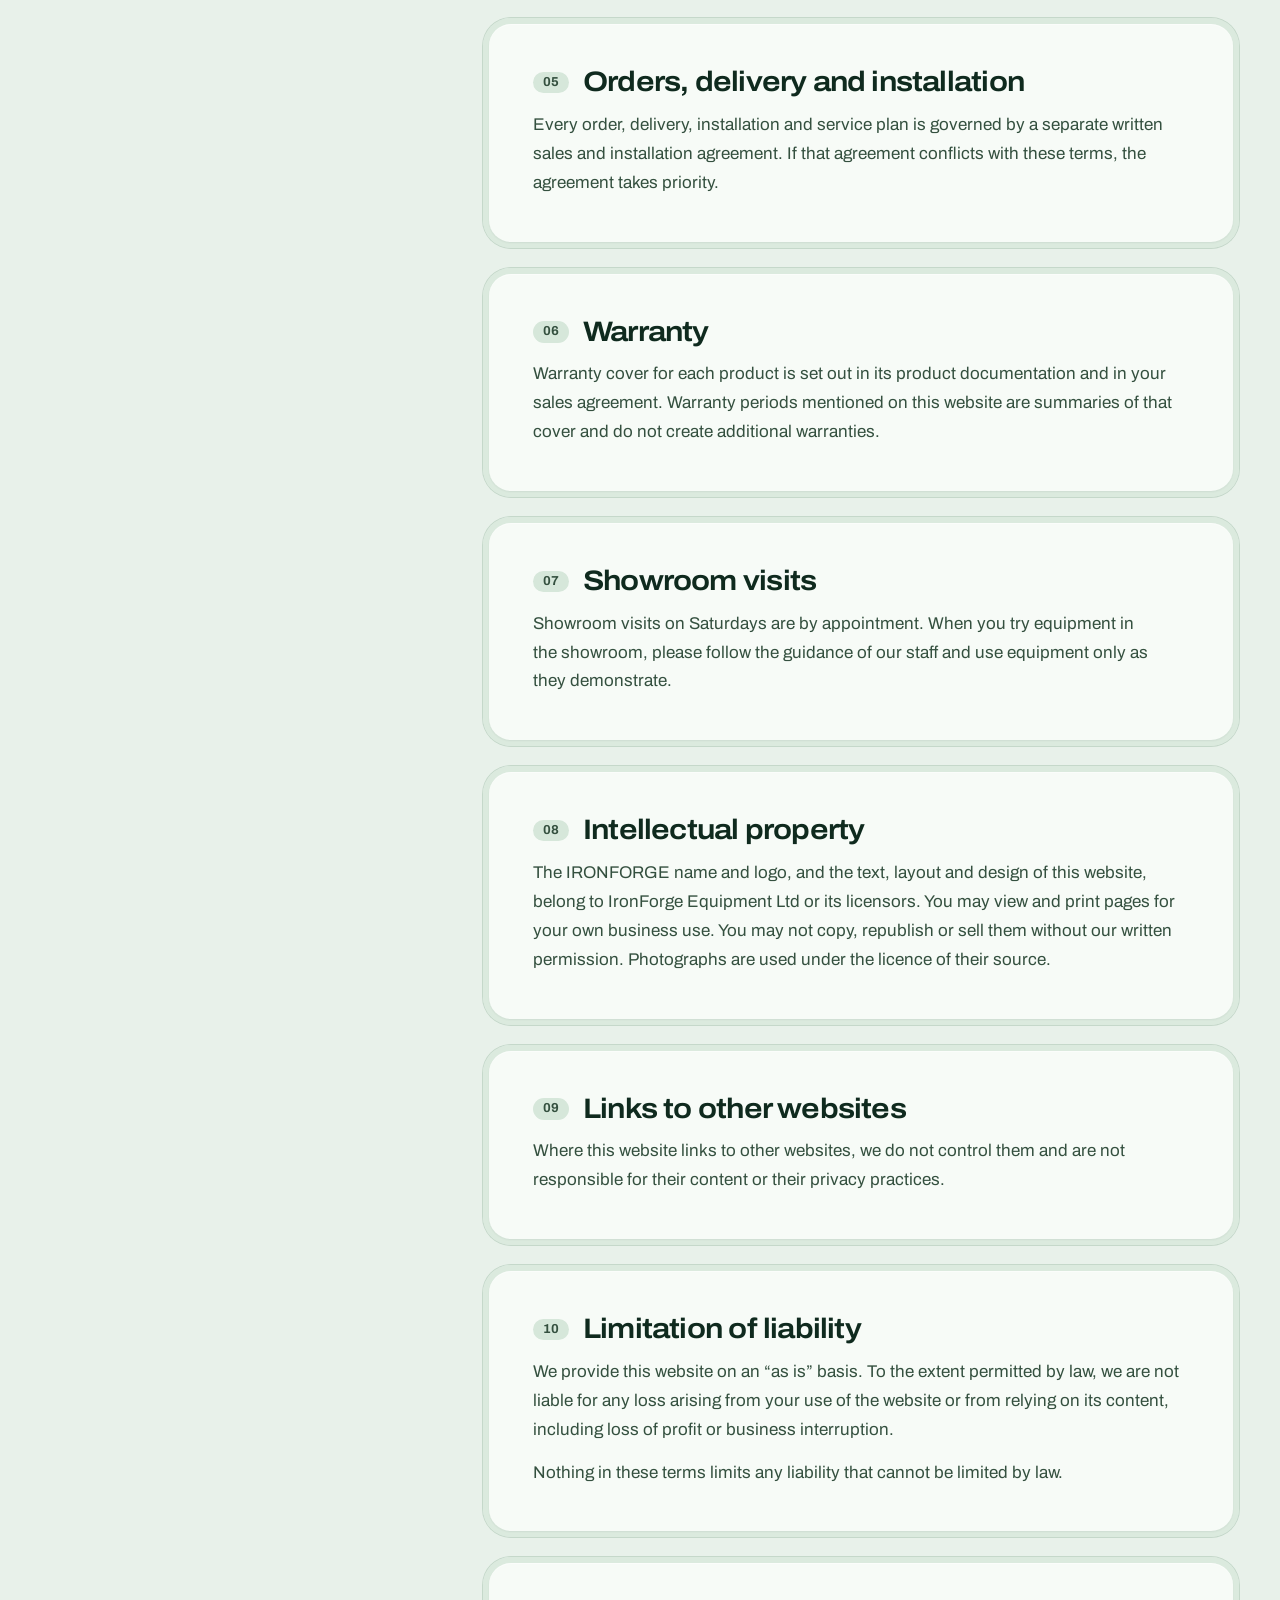
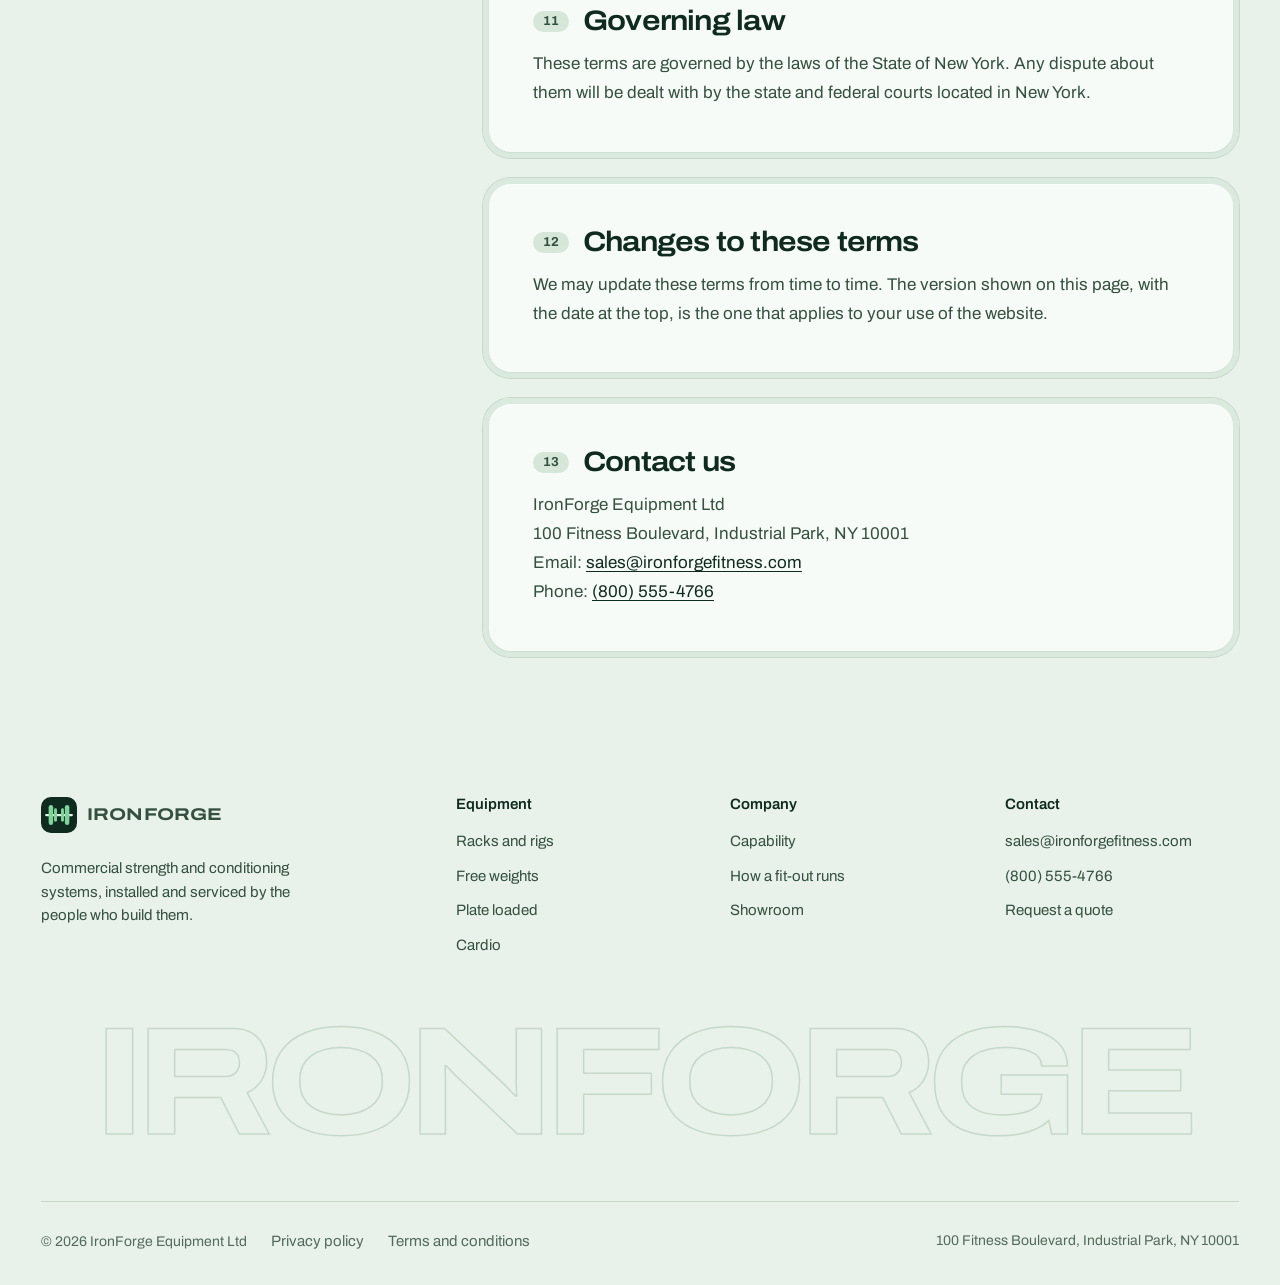
<file: v4/terms.html>
<!DOCTYPE html>
<html lang="en" data-theme="turf">
<head>
<meta charset="UTF-8">
<meta name="viewport" content="width=device-width, initial-scale=1">
<title>Terms and conditions | IRONFORGE</title>
<meta name="description" content="The terms that apply to using the IRONFORGE website and requesting a quote.">
<meta name="theme-color" id="theme-color" content="#e8f1ea">

<link rel="icon" href="favicon.svg" type="image/svg+xml">

<link rel="preload" href="assets/fonts/archivo-latin.woff2" as="font" type="font/woff2" crossorigin>
<link rel="preconnect" href="https://images.unsplash.com">

<link rel="stylesheet" href="assets/styles.css?v=5.1">

<script>
  // Resolve the theme before first paint so the page never flashes the
  // wrong palette. The "js" class lets CSS stage the intro only when script
  // is actually running.
  (function () {
    var el = document.documentElement;
    var colours = { turf: "#e8f1ea", cobalt: "#eaeef7", brick: "#f6ebe6", night: "#111315" };
    var theme = "turf";
    el.classList.add("js");
    try {
      var saved = localStorage.getItem("ironforge-theme");
      if (saved && colours[saved]) theme = saved;
      else if (matchMedia("(prefers-color-scheme: dark)").matches) theme = "night";
    } catch (e) {}
    el.setAttribute("data-theme", theme);
    document.getElementById("theme-color").setAttribute("content", colours[theme]);
  })();
</script>
<script src="assets/main.js?v=5.1" defer></script>
</head>

<body>

<svg width="0" height="0" style="position:absolute" aria-hidden="true" focusable="false">
  <symbol id="i-arrow-up-right" viewBox="0 0 256 256"><path d="M200,64V168a8,8,0,0,1-16,0V83.31L69.66,197.66a8,8,0,0,1-11.32-11.32L172.69,72H88a8,8,0,0,1,0-16H192A8,8,0,0,1,200,64Z"/></symbol>
  <symbol id="i-arrow-right" viewBox="0 0 256 256"><path d="M221.66,133.66l-72,72a8,8,0,0,1-11.32-11.32L196.69,136H40a8,8,0,0,1,0-16H196.69L138.34,61.66a8,8,0,0,1,11.32-11.32l72,72A8,8,0,0,1,221.66,133.66Z"/></symbol>
  <symbol id="i-caret-left" viewBox="0 0 256 256"><path d="M165.66,202.34a8,8,0,0,1-11.32,11.32l-80-80a8,8,0,0,1,0-11.32l80-80a8,8,0,0,1,11.32,11.32L91.31,128Z"/></symbol>
  <symbol id="i-caret-right" viewBox="0 0 256 256"><path d="M181.66,133.66l-80,80a8,8,0,0,1-11.32-11.32L164.69,128,90.34,53.66a8,8,0,0,1,11.32-11.32l80,80A8,8,0,0,1,181.66,133.66Z"/></symbol>
  <symbol id="i-list" viewBox="0 0 256 256"><path d="M224,128a8,8,0,0,1-8,8H40a8,8,0,0,1,0-16H216A8,8,0,0,1,224,128ZM40,72H216a8,8,0,0,0,0-16H40a8,8,0,0,0,0,16ZM216,184H40a8,8,0,0,0,0,16H216a8,8,0,0,0,0-16Z"/></symbol>
  <symbol id="i-x" viewBox="0 0 256 256"><path d="M205.66,194.34a8,8,0,0,1-11.32,11.32L128,139.31,61.66,205.66a8,8,0,0,1-11.32-11.32L116.69,128,50.34,61.66A8,8,0,0,1,61.66,50.34L128,116.69l66.34-66.35a8,8,0,0,1,11.32,11.32L139.31,128Z"/></symbol>
  <symbol id="i-plus" viewBox="0 0 256 256"><path d="M224,128a8,8,0,0,1-8,8H136v80a8,8,0,0,1-16,0V136H40a8,8,0,0,1,0-16h80V40a8,8,0,0,1,16,0v80h80A8,8,0,0,1,224,128Z"/></symbol>
  <symbol id="i-check" viewBox="0 0 256 256"><path d="M229.66,77.66l-128,128a8,8,0,0,1-11.32,0l-56-56a8,8,0,0,1,11.32-11.32L96,188.69,218.34,66.34a8,8,0,0,1,11.32,11.32Z"/></symbol>
  <symbol id="i-map-pin" viewBox="0 0 256 256"><path d="M128,64a40,40,0,1,0,40,40A40,40,0,0,0,128,64Zm0,64a24,24,0,1,1,24-24A24,24,0,0,1,128,128Zm0-112a88.1,88.1,0,0,0-88,88c0,31.4,14.51,64.68,42,96.25a254.19,254.19,0,0,0,41.45,38.3,8,8,0,0,0,9.18,0A254.19,254.19,0,0,0,174,200.25c27.45-31.57,42-64.85,42-96.25A88.1,88.1,0,0,0,128,16Zm0,206c-16.53-13-72-60.75-72-118a72,72,0,0,1,144,0C200,161.23,144.53,209,128,222Z"/></symbol>
  <symbol id="i-clock" viewBox="0 0 256 256"><path d="M128,24A104,104,0,1,0,232,128,104.11,104.11,0,0,0,128,24Zm0,192a88,88,0,1,1,88-88A88.1,88.1,0,0,1,128,216Zm64-88a8,8,0,0,1-8,8H128a8,8,0,0,1-8-8V72a8,8,0,0,1,16,0v48h48A8,8,0,0,1,192,128Z"/></symbol>
  <symbol id="i-phone" viewBox="0 0 256 256"><path d="M222.37,158.46l-47.11-21.11-.13-.06a16,16,0,0,0-15.17,1.4,8.12,8.12,0,0,0-.75.56L134.87,160c-15.42-7.49-31.34-23.29-38.83-38.51l20.78-24.71c.2-.25.39-.5.57-.77a16,16,0,0,0,1.32-15.06l0-.12L97.54,33.64a16,16,0,0,0-16.62-9.52A56.26,56.26,0,0,0,32,80c0,79.4,64.6,144,144,144a56.26,56.26,0,0,0,55.88-48.92A16,16,0,0,0,222.37,158.46ZM176,208A128.14,128.14,0,0,1,48,80,40.2,40.2,0,0,1,82.87,40a.61.61,0,0,0,0,.12l21,47L83.2,111.86a6.13,6.13,0,0,0-.57.77,16,16,0,0,0-1,15.7c9.06,18.53,27.73,37.06,46.46,46.11a16,16,0,0,0,15.75-1.14,8.44,8.44,0,0,0,.74-.56L168.89,152l47,21.05h0s.08,0,.11,0A40.21,40.21,0,0,1,176,208Z"/></symbol>

  <symbol id="i-arrow-up" viewBox="0 0 256 256"><path d="M205.66,117.66a8,8,0,0,1-11.32,0L136,59.31V216a8,8,0,0,1-16,0V59.31L61.66,117.66a8,8,0,0,1-11.32-11.32l72-72a8,8,0,0,1,11.32,0l72,72A8,8,0,0,1,205.66,117.66Z"/></symbol>
  <symbol id="i-arrow-left" viewBox="0 0 256 256"><path d="M224,128a8,8,0,0,1-8,8H59.31l58.35,58.34a8,8,0,0,1-11.32,11.32l-72-72a8,8,0,0,1,0-11.32l72-72a8,8,0,0,1,11.32,11.32L59.31,120H216A8,8,0,0,1,224,128Z"/></symbol>

  <!-- Brand mark: a loaded bar seen side-on. Two plate sizes per side,
       the way a real bar is loaded heaviest first. -->
  <symbol id="logo-mark" viewBox="0 0 40 40">
    <rect width="40" height="40" rx="11" style="fill: var(--mark-tile)"/>
    <rect x="4.5" y="18.75" width="31" height="2.5" rx="1.25" style="fill: var(--mark-bar)"/>
    <rect x="8.5" y="9" width="5" height="22" rx="2.5" style="fill: var(--mark-plate)"/>
    <rect x="14.5" y="12.5" width="3.25" height="15" rx="1.625" style="fill: var(--mark-plate)"/>
    <rect x="26.5" y="9" width="5" height="22" rx="2.5" style="fill: var(--mark-plate)"/>
    <rect x="22.25" y="12.5" width="3.25" height="15" rx="1.625" style="fill: var(--mark-plate)"/>
  </symbol>
</svg>

<a class="skip" href="#main">Skip to content</a>

<header class="header" data-stuck="false">
  <div class="shell">
    <div class="header__bar">
      <a class="logo" href="./" aria-label="IRONFORGE home">
        <svg class="logo__mark" aria-hidden="true"><use href="#logo-mark"/></svg>
        <span class="logo__word" translate="no">IRONFORGE</span>
      </a>

      <nav class="nav" id="nav" aria-label="Primary">
        <a href="./#equipment">Equipment</a>
        <a href="./#capability">Capability</a>
        <a href="./#showroom">Showroom</a>
        <a class="nav__quote" href="./#quote">Request a quote</a>
      </nav>

      <div class="header__end">
        <fieldset class="themes">
          <legend class="sr-only">Colour theme</legend>
          <span class="themes__ring" aria-hidden="true"></span>
          <label class="swatch">
            <input type="radio" name="theme" value="turf">
            <span class="swatch__plate" style="--plate: #2f8f57" aria-hidden="true"></span>
            <span class="sr-only">Turf, green</span>
          </label>
          <label class="swatch">
            <input type="radio" name="theme" value="cobalt">
            <span class="swatch__plate" style="--plate: #2b52c4" aria-hidden="true"></span>
            <span class="sr-only">Cobalt, blue</span>
          </label>
          <label class="swatch">
            <input type="radio" name="theme" value="brick">
            <span class="swatch__plate" style="--plate: #c2372c" aria-hidden="true"></span>
            <span class="sr-only">Brick, red</span>
          </label>
          <label class="swatch">
            <input type="radio" name="theme" value="night">
            <span class="swatch__plate" style="--plate: #33383d" aria-hidden="true"></span>
            <span class="sr-only">Night, dark</span>
          </label>
        </fieldset>

        <button class="iconbtn menu-btn" id="menu" type="button"
                aria-label="Open menu" aria-expanded="false" aria-controls="nav">
          <span class="burger" aria-hidden="true"><span></span><span></span></span>
        </button>

        <a class="btn btn--primary btn--sm" href="./#quote">Request a quote</a>
      </div>
    </div>
  </div>
</header>

<main id="main" tabindex="-1">
  <article class="shell lp" aria-labelledby="legal-title">
    <header class="lp-head">
      <div class="lp-head__text" data-reveal>
        <a class="lp-back" href="./"><svg class="icon" aria-hidden="true"><use href="#i-arrow-left"/></svg>Back to home</a>
        <h1 id="legal-title">Terms and conditions</h1>
        <p class="lp-lede">The terms that apply when you use this website or ask us for a quote.</p>
      </div>
      <dl class="lp-facts bezel" data-reveal>
        <div class="bezel__core">
          <div class="lp-fact"><dt>Last updated</dt><dd><time datetime="2026-09-13">13 Sep 2026</time></dd></div>
          <div class="lp-fact"><dt>Sections</dt><dd>13</dd></div>
          <div class="lp-fact"><dt>Reading time</dt><dd>2 min</dd></div>
        </div>
      </dl>
    </header>

    <div class="lp-grid">
      <nav class="lp-rail" aria-labelledby="toc-title">
        <h2 id="toc-title">On this page</h2>
        <ol class="lp-rail__list" data-legal-toc>
          <li class="lp-rail__track" aria-hidden="true"><span class="lp-rail__fill"></span></li>
          <li><a href="#about"><span class="lp-rail__node" aria-hidden="true">01</span><span>About these terms</span></a></li><li><a href="#using"><span class="lp-rail__node" aria-hidden="true">02</span><span>Using this website</span></a></li><li><a href="#products"><span class="lp-rail__node" aria-hidden="true">03</span><span>Product information</span></a></li><li><a href="#quotes"><span class="lp-rail__node" aria-hidden="true">04</span><span>Quotes</span></a></li><li><a href="#orders"><span class="lp-rail__node" aria-hidden="true">05</span><span>Orders, delivery and installation</span></a></li><li><a href="#warranty"><span class="lp-rail__node" aria-hidden="true">06</span><span>Warranty</span></a></li><li><a href="#showroom"><span class="lp-rail__node" aria-hidden="true">07</span><span>Showroom visits</span></a></li><li><a href="#ip"><span class="lp-rail__node" aria-hidden="true">08</span><span>Intellectual property</span></a></li><li><a href="#links"><span class="lp-rail__node" aria-hidden="true">09</span><span>Links to other websites</span></a></li><li><a href="#liability"><span class="lp-rail__node" aria-hidden="true">10</span><span>Limitation of liability</span></a></li><li><a href="#law"><span class="lp-rail__node" aria-hidden="true">11</span><span>Governing law</span></a></li><li><a href="#changes"><span class="lp-rail__node" aria-hidden="true">12</span><span>Changes to these terms</span></a></li><li><a href="#contact"><span class="lp-rail__node" aria-hidden="true">13</span><span>Contact us</span></a></li>
        </ol>
      </nav>

      <div class="lp-doc">
        <section class="lp-sec bezel" aria-labelledby="about" data-legal-reveal><div class="bezel__core"><h2 id="about"><span class="lp-sec__no" aria-hidden="true">01</span>About these terms</h2><p>These terms apply to your use of this website, which is operated by IronForge Equipment Ltd, 100 Fitness Boulevard, Industrial Park, NY 10001. By using the website you agree to them. If you do not agree, please do not use the website.</p></div></section>
        <section class="lp-sec bezel" aria-labelledby="using" data-legal-reveal><div class="bezel__core"><h2 id="using"><span class="lp-sec__no" aria-hidden="true">02</span>Using this website</h2><p>You may use this website to learn about our equipment and services and to request a quote. You agree not to use it in a way that breaks the law, interferes with how it works, or tries to gain unauthorised access to it or to the systems behind it.</p></div></section>
        <section class="lp-sec bezel" aria-labelledby="products" data-legal-reveal><div class="bezel__core"><h2 id="products"><span class="lp-sec__no" aria-hidden="true">03</span>Product information</h2><p>We work to keep product descriptions and specifications accurate, but figures shown on this website, including gauges, dimensions, load ratings, capacities and warranty lengths, are summaries. The specification sheet supplied with your quote is the one that applies.</p><p>Photographs are illustrative. Some show equipment in use in third-party facilities, and finishes and configurations may differ from what we supply.</p></div></section>
        <section class="lp-sec bezel" aria-labelledby="quotes" data-legal-reveal><div class="bezel__core"><h2 id="quotes"><span class="lp-sec__no" aria-hidden="true">04</span>Quotes</h2><p>A quote is an estimate prepared from the information you give us. It is not an offer that you can accept to form a contract. Unless the quote says otherwise, it is valid for 30 days and excludes sales tax, delivery and installation.</p><p>A contract is formed only when we confirm your order in writing.</p></div></section>
        <section class="lp-sec bezel" aria-labelledby="orders" data-legal-reveal><div class="bezel__core"><h2 id="orders"><span class="lp-sec__no" aria-hidden="true">05</span>Orders, delivery and installation</h2><p>Every order, delivery, installation and service plan is governed by a separate written sales and installation agreement. If that agreement conflicts with these terms, the agreement takes priority.</p></div></section>
        <section class="lp-sec bezel" aria-labelledby="warranty" data-legal-reveal><div class="bezel__core"><h2 id="warranty"><span class="lp-sec__no" aria-hidden="true">06</span>Warranty</h2><p>Warranty cover for each product is set out in its product documentation and in your sales agreement. Warranty periods mentioned on this website are summaries of that cover and do not create additional warranties.</p></div></section>
        <section class="lp-sec bezel" aria-labelledby="showroom" data-legal-reveal><div class="bezel__core"><h2 id="showroom"><span class="lp-sec__no" aria-hidden="true">07</span>Showroom visits</h2><p>Showroom visits on Saturdays are by appointment. When you try equipment in the showroom, please follow the guidance of our staff and use equipment only as they demonstrate.</p></div></section>
        <section class="lp-sec bezel" aria-labelledby="ip" data-legal-reveal><div class="bezel__core"><h2 id="ip"><span class="lp-sec__no" aria-hidden="true">08</span>Intellectual property</h2><p>The IRONFORGE name and logo, and the text, layout and design of this website, belong to IronForge Equipment Ltd or its licensors. You may view and print pages for your own business use. You may not copy, republish or sell them without our written permission. Photographs are used under the licence of their source.</p></div></section>
        <section class="lp-sec bezel" aria-labelledby="links" data-legal-reveal><div class="bezel__core"><h2 id="links"><span class="lp-sec__no" aria-hidden="true">09</span>Links to other websites</h2><p>Where this website links to other websites, we do not control them and are not responsible for their content or their privacy practices.</p></div></section>
        <section class="lp-sec bezel" aria-labelledby="liability" data-legal-reveal><div class="bezel__core"><h2 id="liability"><span class="lp-sec__no" aria-hidden="true">10</span>Limitation of liability</h2><p>We provide this website on an &ldquo;as is&rdquo; basis. To the extent permitted by law, we are not liable for any loss arising from your use of the website or from relying on its content, including loss of profit or business interruption.</p><p>Nothing in these terms limits any liability that cannot be limited by law.</p></div></section>
        <section class="lp-sec bezel" aria-labelledby="law" data-legal-reveal><div class="bezel__core"><h2 id="law"><span class="lp-sec__no" aria-hidden="true">11</span>Governing law</h2><p>These terms are governed by the laws of the State of New York. Any dispute about them will be dealt with by the state and federal courts located in New York.</p></div></section>
        <section class="lp-sec bezel" aria-labelledby="changes" data-legal-reveal><div class="bezel__core"><h2 id="changes"><span class="lp-sec__no" aria-hidden="true">12</span>Changes to these terms</h2><p>We may update these terms from time to time. The version shown on this page, with the date at the top, is the one that applies to your use of the website.</p></div></section>
        <section class="lp-sec bezel" aria-labelledby="contact" data-legal-reveal><div class="bezel__core"><h2 id="contact"><span class="lp-sec__no" aria-hidden="true">13</span>Contact us</h2><p>IronForge Equipment Ltd<br>100 Fitness Boulevard, Industrial Park, NY 10001<br>Email: <a href="mailto:sales@ironforgefitness.com">sales@ironforgefitness.com</a><br>Phone: <a class="num" href="tel:+18005554766">(800)&nbsp;555-4766</a></p></div></section>
      </div>
    </div>
  </article>
</main>

<footer class="footer">
  <div class="shell">
    <div class="footer__grid">
      <div>
        <a class="logo" href="./" aria-label="IRONFORGE home">
          <svg class="logo__mark" aria-hidden="true"><use href="#logo-mark"/></svg>
          <span class="logo__word" translate="no">IRONFORGE</span>
        </a>
        <p class="footer__note">
          Commercial strength and conditioning systems, installed and serviced by the
          people who build them.
        </p>
      </div>

      <div>
        <h3>Equipment</h3>
        <ul>
          <li><a href="./#equipment">Racks and rigs</a></li>
          <li><a href="./#equipment">Free weights</a></li>
          <li><a href="./#equipment">Plate loaded</a></li>
          <li><a href="./#equipment">Cardio</a></li>
        </ul>
      </div>

      <div>
        <h3>Company</h3>
        <ul>
          <li><a href="./#capability">Capability</a></li>
          <li><a href="./#process">How a fit-out runs</a></li>
          <li><a href="./#showroom">Showroom</a></li>
        </ul>
      </div>

      <div>
        <h3>Contact</h3>
        <ul>
          <li><a href="mailto:sales@ironforgefitness.com">sales@ironforgefitness.com</a></li>
          <li><a class="fig" href="tel:+18005554766">(800)&nbsp;555-4766</a></li>
          <li><a href="./#quote">Request a quote</a></li>
        </ul>
      </div>
    </div>

    <p class="footer__mark" aria-hidden="true" translate="no">IRONFORGE</p>

    <div class="footer__base">
      <div class="footer__legal">
        <p>&copy; 2026 IronForge Equipment Ltd</p>
        <a href="privacy.html">Privacy policy</a>
        <a href="terms.html">Terms and conditions</a>
      </div>
      <p>100 Fitness Boulevard, Industrial Park, NY 10001</p>
    </div>
  </div>
</footer>
<button class="to-top" id="to-top" type="button" aria-label="Back to top">
  <svg class="to-top__ring" viewBox="0 0 48 48" aria-hidden="true">
    <circle class="to-top__track" cx="24" cy="24" r="22"/>
    <circle class="to-top__progress" id="to-top-progress" cx="24" cy="24" r="22" pathLength="100"/>
  </svg>
  <svg class="icon" aria-hidden="true"><use href="#i-arrow-up"/></svg>
</button>

</body>
</html>
</file>
<file: v1/assets/styles.css>
/* ==========================================================================
   IRONFORGE
   Concept: "the equipment schedule". The page borrows the language of a
   fit-out drawing set. Structure encodes information: the column rules
   organise a real schedule, and the category colours are the IWF
   competition plate code (blue 20 kg, yellow 15 kg, red 25 kg), which is
   the vocabulary buyers in this trade already read fluently.

   Boldness is spent in exactly one place: the hero headline, set in
   Archivo at its widest optical width. Everything else stays quiet.
   ========================================================================== */

/* --------------------------------------------------------------------------
   Tokens
   -------------------------------------------------------------------------- */

:root {
  color-scheme: light;

  /* Ground is cool poured concrete, not warm paper. */
  --chalk:        #e7e9e4;
  --chalk-raised: #f1f2ef;
  --chalk-sunk:   #dcdfd9;

  --graphite:     #191d1c;
  --steel:        #6b7370;
  --steel-light:  #9aa19d;

  --rule:         #c9cdc6;
  --rule-strong:  #a8ada6;

  /* Single accent. IWF 20 kg plate blue. */
  --plate-blue:   #2b52c4;
  --plate-blue-2: #1d3d9e;

  /* Category code. Used only as equipment category markers, never as
     decoration and never as a gradient. */
  --plate-yellow: #a67c10;
  --plate-red:    #a93530;

  --on-accent:    #ffffff;
  --focus:        #1d3d9e;

  --ink:          var(--graphite);
  --ink-2:        var(--steel);
  --ink-3:        var(--steel-light);
  --page:         var(--chalk);
  --panel:        var(--chalk-raised);
  --sunk:         var(--chalk-sunk);

  /* Type. One family. Roles separated by optical width, not by a second
     typeface. */
  --font: "Archivo", "Helvetica Neue", Arial, sans-serif;
  --wide: 125;   /* display  */
  --norm: 100;   /* body     */

  /* Measure */
  --gutter: clamp(1.25rem, 3.5vw, 3.5rem);
  --band: clamp(4.5rem, 8vw, 7.5rem);
  --measure: 60ch;

  --ease: cubic-bezier(0.2, 0.7, 0.2, 1);
  --ease-type: cubic-bezier(0.16, 1, 0.3, 1);

  /* Layer scale. Nothing outside this list gets a z-index. */
  --z-rule: 1;
  --z-sticky: 5;
  --z-header: 20;
  --z-menu: 30;
}

:root[data-theme="dark"] {
  color-scheme: dark;

  --chalk:        #161a19;
  --chalk-raised: #1d2221;
  --chalk-sunk:   #101413;

  --graphite:     #e7e9e4;
  --steel:        #9aa19d;
  --steel-light:  #6b7370;

  --rule:         #2c3230;
  --rule-strong:  #414845;

  --plate-blue:   #7d9bf5;
  --plate-blue-2: #a3b8f8;

  --plate-yellow: #d9ac3c;
  --plate-red:    #e0655e;

  --on-accent:    #0e1424;
  --focus:        #7d9bf5;
}

/* --------------------------------------------------------------------------
   Reset
   -------------------------------------------------------------------------- */

*, *::before, *::after { box-sizing: border-box; }
* { margin: 0; }

html { -webkit-text-size-adjust: 100%; scroll-behavior: smooth; }

@media (prefers-reduced-motion: reduce) {
  html { scroll-behavior: auto; }
}

body {
  background: var(--page);
  color: var(--ink);
  font-family: var(--font);
  font-variation-settings: "wdth" var(--norm);
  font-size: 1rem;
  line-height: 1.55;
  -webkit-font-smoothing: antialiased;
  overflow-x: hidden;
  touch-action: manipulation;
  -webkit-tap-highlight-color: transparent;
}

/* The hero photo bleeds to the window edge using 100vw, which includes the
   scrollbar. Clip that overshoot here so the page can never shift sideways.
   `clip` (not `hidden`) keeps sticky elements working. */
main { overflow-x: clip; }

img, svg { display: block; max-width: 100%; }
img { height: auto; background: var(--sunk); }

button, input, select, textarea { font: inherit; color: inherit; }

a { color: inherit; }

[id] { scroll-margin-top: 7rem; }

/* Display role: the widest optical width the family offers. This width
   contrast is what separates display from body, in place of a second face. */
.display {
  font-variation-settings: "wdth" var(--wide);
  font-weight: 700;
  line-height: 0.98;
  letter-spacing: -0.025em;
  text-wrap: balance;
}

h1, h2, h3 { font-weight: 600; line-height: 1.1; letter-spacing: -0.02em; }

p { text-wrap: pretty; }

/* Numerals sit in the text face with tabular figures. A monospace face for
   small data labels is a generated-design tell, so the family does the work. */
.fig {
  font-variant-numeric: tabular-nums;
  font-feature-settings: "tnum";
}

/* --------------------------------------------------------------------------
   Focus
   -------------------------------------------------------------------------- */

:focus-visible {
  outline: 2px solid var(--focus);
  outline-offset: 3px;
}

:focus:not(:focus-visible) { outline: none; }

.skip {
  position: absolute;
  top: 0;
  left: var(--gutter);
  z-index: var(--z-menu);
  padding: 0.8rem 1.25rem;
  background: var(--plate-blue);
  color: var(--on-accent);
  font-weight: 600;
  text-decoration: none;
  transform: translateY(-150%);
  transition: transform 180ms var(--ease);
}

.skip:focus-visible { transform: translateY(0); }

/* --------------------------------------------------------------------------
   Shell and the measured grid
   -------------------------------------------------------------------------- */

.shell {
  width: 100%;
  max-width: 86rem;
  margin-inline: auto;
  padding-inline: var(--gutter);
}

.band { padding-block: var(--band); }

.rule { border: 0; border-top: 1px solid var(--rule); }

.lede {
  color: var(--ink-2);
  font-size: clamp(1.0625rem, 1.5vw, 1.25rem);
  line-height: 1.5;
  max-width: var(--measure);
}

/* --------------------------------------------------------------------------
   Buttons. No arrow glyph appended to the label: the label is the affordance.
   -------------------------------------------------------------------------- */

.btn {
  display: inline-flex;
  align-items: center;
  justify-content: center;
  min-height: 3.125rem;
  padding: 0 1.75rem;
  border: 1px solid transparent;
  font-weight: 600;
  font-size: 0.9375rem;
  text-decoration: none;
  white-space: nowrap;
  cursor: pointer;
  transition: background-color 160ms var(--ease),
              border-color 160ms var(--ease),
              color 160ms var(--ease),
              transform 120ms var(--ease);
}

.btn--solid { background: var(--plate-blue); color: var(--on-accent); }
.btn--solid:hover { background: var(--plate-blue-2); }

.btn--line {
  background: transparent;
  color: var(--ink);
  border-color: var(--rule-strong);
}

.btn--line:hover { border-color: var(--ink); background: var(--panel); }

.btn:active { transform: translateY(1px); }

.btn--sm { min-height: 2.625rem; padding: 0 1.25rem; font-size: 0.875rem; }

/* --------------------------------------------------------------------------
   Header
   -------------------------------------------------------------------------- */

.header {
  position: sticky;
  top: 0;
  z-index: var(--z-header);
  background: transparent;
  border-bottom: 1px solid transparent;
  transition: background-color 260ms var(--ease), border-color 260ms var(--ease);
}

.header[data-stuck="true"] {
  background: color-mix(in srgb, var(--page) 94%, transparent);
  backdrop-filter: blur(10px);
  border-bottom-color: var(--rule);
}

.header__bar {
  display: flex;
  align-items: center;
  justify-content: space-between;
  gap: 2rem;
  height: 4.5rem;
}

.brand {
  font-variation-settings: "wdth" var(--wide);
  font-weight: 700;
  font-size: 1.125rem;
  letter-spacing: 0.02em;
  text-decoration: none;
}

.nav { display: flex; align-items: center; gap: 2.25rem; }

.nav a {
  font-size: 0.9375rem;
  color: var(--ink-2);
  text-decoration: none;
  padding-block: 0.5rem;
  transition: color 160ms var(--ease);
}

.nav a:hover { color: var(--ink); }

/* Shown only inside the mobile menu, where the header CTA is hidden. */
.nav__quote { display: none; font-weight: 600; color: var(--ink); }

.header__end { display: flex; align-items: center; gap: 0.625rem; }

.iconbtn {
  display: inline-grid;
  place-items: center;
  width: 2.625rem;
  height: 2.625rem;
  background: transparent;
  border: 1px solid var(--rule);
  color: var(--ink-2);
  cursor: pointer;
  transition: color 160ms var(--ease), border-color 160ms var(--ease);
}

.iconbtn:hover { color: var(--ink); border-color: var(--rule-strong); }
.iconbtn svg { width: 1.125rem; height: 1.125rem; }
.iconbtn:disabled { opacity: 0.3; cursor: not-allowed; }

.i-dark { display: none; }
:root[data-theme="dark"] .i-dark { display: block; }
:root[data-theme="dark"] .i-light { display: none; }

.menu-btn { display: none; }

/* --------------------------------------------------------------------------
   Hero. Asymmetric. The photograph runs to the right edge of the viewport
   and the headline holds the left seven columns.
   -------------------------------------------------------------------------- */

.hero {
  display: grid;
  grid-template-columns: minmax(0, 7fr) minmax(0, 5fr);
  align-items: end;
  gap: clamp(2rem, 4vw, 4rem);
  min-height: min(44rem, calc(100svh - 4.5rem));
  margin-top: -4.5rem;
  padding-top: 8.5rem;
  padding-bottom: clamp(3rem, 5vw, 5rem);
}

.hero__copy { display: grid; gap: 2rem; align-content: end; }

.hero__title {
  /* Sized so the statement sets in two lines on a desktop column and never
     more than three on a phone. */
  font-size: clamp(2.25rem, 4.4vw, 3.75rem);
  max-width: 22ch;
}

.hero__actions { display: flex; flex-wrap: wrap; gap: 0.875rem; }

.hero__media {
  position: relative;
  align-self: stretch;
  min-height: 22rem;
  /* Bleed past the shell to the viewport edge. */
  margin-right: calc((100vw - min(86rem, 100vw)) / -2 - var(--gutter));
  overflow: hidden;
}

.hero__media img {
  width: 100%;
  height: 100%;
  object-fit: cover;
  object-position: 50% 55%;
}

/* --------------------------------------------------------------------------
   Trust row. Names set in the text face. No monogram marks, no caps label.
   -------------------------------------------------------------------------- */

.trust {
  border-top: 1px solid var(--rule);
  border-bottom: 1px solid var(--rule);
  padding-block: 1.75rem;
}

.trust__row {
  display: flex;
  align-items: baseline;
  gap: clamp(1.25rem, 4vw, 3.5rem);
  flex-wrap: wrap;
}

.trust__label { color: var(--ink-3); font-size: 0.9375rem; white-space: nowrap; }

.trust__names {
  display: flex;
  gap: clamp(1.25rem, 3.5vw, 3rem);
  flex-wrap: wrap;
  list-style: none;
  padding: 0;
  margin: 0;
}

.trust__names li {
  font-weight: 600;
  font-size: 0.9375rem;
  color: var(--ink-2);
  white-space: nowrap;
}

/* --------------------------------------------------------------------------
   Equipment schedule. A rail of schedule entries, not a row of identical
   rounded cards. Category colour is the IWF plate code.
   -------------------------------------------------------------------------- */

.sched__head {
  display: flex;
  align-items: flex-end;
  justify-content: space-between;
  gap: 2rem;
  flex-wrap: wrap;
  margin-bottom: 3rem;
}

.sched__head h2 { font-size: clamp(2rem, 4.4vw, 3.5rem); max-width: 18ch; }

.railnav { display: flex; gap: 0.5rem; }

.rail {
  display: grid;
  grid-auto-flow: column;
  grid-auto-columns: minmax(17.5rem, 23rem);
  gap: 0;
  overflow-x: auto;
  scroll-snap-type: x mandatory;
  scroll-padding-left: var(--gutter);
  overscroll-behavior-x: contain;
  padding-inline: var(--gutter);
  margin-inline: calc(var(--gutter) * -1);
  border-top: 1px solid var(--rule-strong);
  scrollbar-width: thin;
  scrollbar-color: var(--rule-strong) transparent;
}

/* Entries are divided by the schedule rule, the way a drawing schedule
   divides rows. No card, no shadow, no radius. */
.entry {
  scroll-snap-align: start;
  display: flex;
  flex-direction: column;
  padding: 1.75rem 1.75rem 2rem 0;
  margin-right: 1.75rem;
  border-right: 1px solid var(--rule);
}

.entry:last-child { border-right: 0; margin-right: 0; }

.entry__cat {
  display: flex;
  align-items: center;
  gap: 0.5rem;
  font-size: 0.875rem;
  font-weight: 500;
  color: var(--ink-2);
  margin-bottom: 1.25rem;
}

/* The plate chip is the category code, carrying real information. */
.entry__chip {
  width: 0.75rem;
  height: 0.75rem;
  flex: none;
  border-radius: 50%;
}

.entry__chip[data-plate="blue"]   { background: var(--plate-blue); }
.entry__chip[data-plate="yellow"] { background: var(--plate-yellow); }
.entry__chip[data-plate="red"]    { background: var(--plate-red); }

.entry__media {
  aspect-ratio: 5 / 4;
  overflow: hidden;
  background: var(--sunk);
  margin-bottom: 1.5rem;
}

.entry__media img { width: 100%; height: 100%; object-fit: cover; }

.entry__name { font-size: 1.375rem; margin-bottom: 0.75rem; }

.entry__desc {
  color: var(--ink-2);
  font-size: 0.9375rem;
  margin-bottom: 1.5rem;
}

.entry__specs {
  margin: 0;
  margin-top: auto;
  display: grid;
  gap: 0.625rem;
  font-size: 0.875rem;
  border-top: 1px solid var(--rule);
  padding-top: 1.25rem;
}

.spec { display: flex; justify-content: space-between; gap: 1rem; }
.spec dt { color: var(--ink-3); }
.spec dd { margin: 0; font-variant-numeric: tabular-nums; }

/* --------------------------------------------------------------------------
   Capability. The one scroll-driven moment on the page: the plan image
   holds while the figures advance against it.
   -------------------------------------------------------------------------- */

.cap {
  border-top: 1px solid var(--rule);
  background: var(--panel);
}

.cap__grid {
  display: grid;
  grid-template-columns: minmax(0, 5fr) minmax(0, 7fr);
  gap: clamp(2rem, 6vw, 5.5rem);
  align-items: start;
}

.cap__pin { position: sticky; top: 7rem; z-index: var(--z-sticky); }

.cap__figure {
  aspect-ratio: 4 / 5;
  overflow: hidden;
  background: var(--sunk);
}

.cap__figure img { width: 100%; height: 100%; object-fit: cover; }

.cap__body { display: grid; gap: 2.25rem; }
.cap__body h2 { font-size: clamp(2rem, 4vw, 3.25rem); max-width: 16ch; }
.cap__body p { color: var(--ink-2); max-width: var(--measure); }

.figures {
  display: grid;
  grid-template-columns: repeat(3, 1fr);
  border-top: 1px solid var(--rule-strong);
}

.figure { padding: 1.75rem 1.25rem 0 0; }

.figure dd {
  margin: 0;
  font-variation-settings: "wdth" var(--wide);
  font-weight: 700;
  font-variant-numeric: tabular-nums;
  font-size: clamp(2rem, 4.4vw, 3rem);
  line-height: 1;
  letter-spacing: -0.03em;
}

.figure dt {
  margin-top: 0.75rem;
  font-size: 0.875rem;
  color: var(--ink-2);
  max-width: 18ch;
}

/* --------------------------------------------------------------------------
   Process. Disclosure list. Motion here answers the click.
   -------------------------------------------------------------------------- */

.proc__grid {
  display: grid;
  grid-template-columns: minmax(0, 4fr) minmax(0, 8fr);
  gap: clamp(2rem, 6vw, 5rem);
  align-items: start;
}

.proc__grid h2 { font-size: clamp(2rem, 4vw, 3.25rem); max-width: 12ch; }

.steps { border-top: 1px solid var(--rule-strong); }

.step { border-bottom: 1px solid var(--rule); }

.step summary {
  display: flex;
  align-items: center;
  gap: 1.5rem;
  padding: 1.75rem 0;
  cursor: pointer;
  list-style: none;
  font-size: clamp(1.1875rem, 2.2vw, 1.75rem);
  font-weight: 600;
  letter-spacing: -0.02em;
  transition: color 160ms var(--ease);
}

.step summary::-webkit-details-marker { display: none; }
.step summary:hover { color: var(--plate-blue); }

.step__sign {
  margin-left: auto;
  position: relative;
  flex: none;
  width: 1.25rem;
  height: 1.25rem;
  color: var(--ink-3);
}

.step__sign::before,
.step__sign::after {
  content: "";
  position: absolute;
  top: 50%;
  left: 0;
  width: 100%;
  height: 1px;
  background: currentColor;
  transition: transform 280ms var(--ease);
}

.step__sign::after { transform: rotate(90deg); }
.step[open] .step__sign { color: var(--plate-blue); }
.step[open] .step__sign::after { transform: rotate(0deg); }

.step__panel {
  padding-bottom: 1.75rem;
  color: var(--ink-2);
  max-width: var(--measure);
}

.step[open] .step__panel { animation: panel 280ms var(--ease-type); }

@keyframes panel {
  from { opacity: 0; transform: translateY(-8px); }
  to   { opacity: 1; transform: none; }
}

/* --------------------------------------------------------------------------
   Showroom
   -------------------------------------------------------------------------- */

.show { border-top: 1px solid var(--rule); }

.show__grid {
  display: grid;
  grid-template-columns: minmax(0, 6fr) minmax(0, 6fr);
  align-items: stretch;
  gap: 0;
}

.show__media { position: relative; min-height: 28rem; overflow: hidden; }
.show__media img { width: 100%; height: 100%; object-fit: cover; }

.show__panel {
  display: grid;
  align-content: center;
  gap: 1.5rem;
  padding: clamp(2.5rem, 5vw, 4.5rem);
  background: var(--panel);
}

.show__panel h2 { font-size: clamp(1.875rem, 3.6vw, 2.75rem); max-width: 14ch; }

.facts {
  display: grid;
  gap: 1.5rem;
  margin-top: 0.75rem;
  padding-top: 1.75rem;
  border-top: 1px solid var(--rule);
}

.fact { display: grid; grid-template-columns: 9rem 1fr; gap: 1.25rem; }
.fact dt { color: var(--ink-3); font-size: 0.9375rem; }
.fact dd { margin: 0; font-size: 0.9375rem; line-height: 1.5; }
.fact a { color: var(--plate-blue); text-underline-offset: 3px; }

/* --------------------------------------------------------------------------
   Quote
   -------------------------------------------------------------------------- */

.quote { border-top: 1px solid var(--rule); }

.quote__grid {
  display: grid;
  grid-template-columns: minmax(0, 5fr) minmax(0, 7fr);
  gap: clamp(2rem, 6vw, 5rem);
  align-items: start;
}

.quote__grid h2 { font-size: clamp(2rem, 4vw, 3.25rem); max-width: 12ch; }

.form { display: grid; grid-template-columns: 1fr 1fr; gap: 1.5rem; }

.field { display: grid; gap: 0.5rem; }
.field--wide { grid-column: 1 / -1; }

.field label { font-size: 0.875rem; font-weight: 600; }

.field input,
.field select,
.field textarea {
  width: 100%;
  padding: 0.875rem 1rem;
  background: var(--panel);
  border: 1px solid var(--rule-strong);
  font-size: 0.9375rem;
  transition: border-color 160ms var(--ease), background-color 160ms var(--ease);
}

.field textarea { resize: vertical; min-height: 8.5rem; }

.field input::placeholder,
.field textarea::placeholder { color: var(--ink-3); }

.field input:hover,
.field select:hover,
.field textarea:hover { border-color: var(--ink-3); }

.field input:focus-visible,
.field select:focus-visible,
.field textarea:focus-visible { border-color: var(--focus); }

.err { font-size: 0.875rem; color: var(--plate-red); min-height: 1.3em; }

.field[data-invalid="true"] input,
.field[data-invalid="true"] textarea { border-color: var(--plate-red); }

.form__foot {
  grid-column: 1 / -1;
  display: flex;
  align-items: center;
  gap: 1.25rem;
  flex-wrap: wrap;
}

.status { font-size: 0.9375rem; color: var(--ink-2); }

.btn[data-busy="true"] { pointer-events: none; opacity: 0.7; }

/* --------------------------------------------------------------------------
   Footer
   -------------------------------------------------------------------------- */

.footer { border-top: 1px solid var(--rule); padding-block: clamp(3rem, 6vw, 4.5rem) 2rem; }

.footer__grid {
  display: grid;
  grid-template-columns: 1.6fr repeat(3, 1fr);
  gap: 2.5rem;
}

.footer__note { color: var(--ink-2); font-size: 0.9375rem; max-width: 30ch; margin-top: 1rem; }

.footer h3 { font-size: 0.9375rem; font-weight: 600; margin-bottom: 1rem; }

.footer ul { list-style: none; padding: 0; margin: 0; display: grid; gap: 0.625rem; }

.footer a {
  font-size: 0.9375rem;
  color: var(--ink-2);
  text-decoration: none;
  transition: color 160ms var(--ease);
}

.footer a:hover { color: var(--ink); }

.footer__base {
  display: flex;
  justify-content: space-between;
  gap: 1rem;
  flex-wrap: wrap;
  margin-top: 3.5rem;
  padding-top: 1.75rem;
  border-top: 1px solid var(--rule);
  font-size: 0.875rem;
  color: var(--ink-3);
}

/* --------------------------------------------------------------------------
   Motion. Two non-user-triggered moments on the entire page:
   1. the hero load sequence, below;
   2. the capability figures, which count once when they arrive.
   There is deliberately no fade-and-rise on every section.
   -------------------------------------------------------------------------- */

.js .hero__title,
.js .hero__lede,
.js .hero__actions,
.js .trust__row { opacity: 0; }

.js .hero__media img { opacity: 0; }

.is-ready .hero__title,
.is-ready .hero__lede,
.is-ready .hero__actions,
.is-ready .trust__row {
  animation: settle 900ms var(--ease-type) forwards;
}

.is-ready .hero__title   { animation-delay: 80ms; }
.is-ready .hero__lede    { animation-delay: 220ms; }
.is-ready .hero__actions { animation-delay: 320ms; }
.is-ready .trust__row    { animation-delay: 420ms; }

@keyframes settle {
  from { opacity: 0; transform: translateY(14px); }
  to   { opacity: 1; transform: none; }
}

/* The photograph wipes in from the outer edge rather than fading, so the
   hero reads as one composed move instead of four separate fades. */
.is-ready .hero__media img {
  animation: wipe 1100ms var(--ease-type) 120ms forwards;
}

@keyframes wipe {
  from { opacity: 0; clip-path: inset(0 0 0 88%); transform: scale(1.04); }
  to   { opacity: 1; clip-path: inset(0 0 0 0); transform: none; }
}

/* --------------------------------------------------------------------------
   Responsive. Each multi-column block states its own collapse.
   -------------------------------------------------------------------------- */

@media (max-width: 1080px) {
  .cap__grid,
  .proc__grid,
  .quote__grid,
  .show__grid { grid-template-columns: 1fr; }

  .cap__pin { position: static; }
  .cap__figure { aspect-ratio: 16 / 9; }
  .show__media { min-height: 20rem; }
  .footer__grid { grid-template-columns: 1fr 1fr; }
}

@media (max-width: 860px) {
  .hero {
    grid-template-columns: 1fr;
    align-items: start;
    padding-top: 7rem;
    min-height: 0;
  }

  .hero__media {
    min-height: 18rem;
    height: 18rem;
    margin-right: calc(var(--gutter) * -1);
    margin-left: calc(var(--gutter) * -1);
  }

  .nav { display: none; }
  .menu-btn { display: inline-grid; }

  .nav[data-open="true"] {
    position: fixed;
    inset: 4.5rem 0 auto 0;
    z-index: var(--z-menu);
    display: grid;
    gap: 0;
    padding: 0 var(--gutter) 1.25rem;
    background: var(--page);
    border-bottom: 1px solid var(--rule);
    overscroll-behavior: contain;
  }

  .nav[data-open="true"] a {
    padding: 1.125rem 0;
    font-size: 1.125rem;
    border-bottom: 1px solid var(--rule);
  }

  .nav[data-open="true"] .nav__quote { display: block; color: var(--plate-blue); }

  .figures { grid-template-columns: 1fr; }
  .figure { padding: 1.5rem 0; border-bottom: 1px solid var(--rule); }
  .form { grid-template-columns: 1fr; }

  .entry { padding-right: 1.25rem; margin-right: 1.25rem; }
}

@media (max-width: 600px) {
  .header__end > .btn { display: none; }
}

@media (max-width: 560px) {
  .footer__grid { grid-template-columns: 1fr; }
  .fact { grid-template-columns: 1fr; gap: 0.25rem; }
  .hero__actions { flex-direction: column; align-items: stretch; }
  .btn { width: 100%; }
}

@supports (padding: max(0px)) {
  .shell {
    padding-left: max(var(--gutter), env(safe-area-inset-left));
    padding-right: max(var(--gutter), env(safe-area-inset-right));
  }
}

/* --------------------------------------------------------------------------
   Reduced motion
   -------------------------------------------------------------------------- */

@media (prefers-reduced-motion: reduce) {
  *, *::before, *::after {
    animation-duration: 0.001ms !important;
    animation-iteration-count: 1 !important;
    transition-duration: 0.001ms !important;
  }

  .js .hero__title,
  .js .hero__lede,
  .js .hero__actions,
  .js .trust__row,
  .js .hero__media img { opacity: 1; }
}

/* --------------------------------------------------------------------------
   Legal links and legal pages. Same language as the rest of v1: ruled
   rows, the schedule's hairlines, plate blue for links, no cards.
   -------------------------------------------------------------------------- */

.footer__legal { display: flex; flex-wrap: wrap; align-items: center; gap: 0.5rem 1.5rem; }
.footer__legal a { color: var(--ink-3); text-decoration: none; transition: color 160ms var(--ease); }
.footer__legal a:hover { color: var(--ink); }

.legal { padding-block: clamp(3rem, 6vw, 5rem) var(--band); }

.legal__head {
  display: grid;
  gap: 1rem;
  margin-bottom: clamp(2.5rem, 5vw, 4rem);
  padding-bottom: clamp(2rem, 4vw, 3rem);
  border-bottom: 1px solid var(--rule);
}

.legal__back {
  width: fit-content;
  color: var(--plate-blue);
  font-size: 0.9375rem;
  font-weight: 600;
  text-decoration: none;
}

.legal__back:hover { text-decoration: underline; text-underline-offset: 3px; }
.legal__title { font-size: clamp(2.5rem, 5.5vw, 4.5rem); }
.legal__lede { color: var(--ink-2); font-size: 1.125rem; max-width: 52ch; }
.legal__meta { color: var(--ink-3); font-size: 0.9375rem; font-variant-numeric: tabular-nums; }

.legal__grid {
  display: grid;
  grid-template-columns: minmax(0, 4fr) minmax(0, 8fr);
  gap: clamp(2rem, 6vw, 5rem);
  align-items: start;
}

.legal__toc { position: sticky; top: 6.5rem; border-top: 1px solid var(--rule-strong); }
.legal__toc h2 { padding: 0.875rem 0; color: var(--ink-3); font-size: 0.9375rem; font-weight: 600; letter-spacing: 0; }
.legal__toc ol { list-style: none; padding: 0; margin: 0; counter-reset: toc; }
.legal__toc li { counter-increment: toc; border-top: 1px solid var(--rule); }

.legal__toc a {
  display: flex;
  gap: 0.875rem;
  padding: 0.625rem 0;
  color: var(--ink-2);
  font-size: 0.9375rem;
  text-decoration: none;
  transition: color 160ms var(--ease);
}

.legal__toc a::before { content: counter(toc, decimal-leading-zero); color: var(--ink-3); font-variant-numeric: tabular-nums; }
.legal__toc a:hover { color: var(--plate-blue); }

.legal__doc { border-top: 1px solid var(--rule-strong); }
.legal__doc section { padding-block: 1.75rem 2rem; }
.legal__doc section + section { border-top: 1px solid var(--rule); }
.legal__doc h2 { font-size: clamp(1.25rem, 2vw, 1.5rem); margin-bottom: 0.875rem; scroll-margin-top: 7rem; }
.legal__doc p,
.legal__doc li { color: var(--ink-2); font-size: 1.0625rem; line-height: 1.7; max-width: 66ch; }
.legal__doc p + p { margin-top: 0.875rem; }
.legal__doc ul { display: grid; gap: 0.5rem; margin-top: 0.75rem; padding-left: 1.25rem; }
.legal__doc strong { color: var(--ink); font-weight: 600; }
.legal__doc a { color: var(--plate-blue); text-underline-offset: 3px; }
.legal__doc code { color: var(--ink); font-size: 0.9375em; }

@media (max-width: 1080px) {
  .legal__grid { grid-template-columns: 1fr; }
  .legal__toc { position: static; }
}

/* The contents list follows the reader: the current section in plate blue
   with a short rule, earlier ones quieter. */
.legal__toc a { position: relative; transition: color 250ms var(--ease), padding-left 350ms var(--ease-type); }
.legal__toc a::after {
  content: "";
  position: absolute;
  left: 0;
  top: 50%;
  width: 0.75rem;
  height: 2px;
  background: var(--plate-blue);
  transform: scaleX(0);
  transform-origin: left center;
  transition: transform 350ms var(--ease-type);
}
.legal__toc a.is-active { color: var(--plate-blue); font-weight: 600; padding-left: 1.25rem; }
.legal__toc a.is-active::after { transform: scaleX(1); }
@media (prefers-reduced-motion: reduce) { .legal__toc a, .legal__toc a::after { transition: none; } }
</file>
<file: v2/assets/styles.css>
/* ==========================================================================
   IRONFORGE v2

   Design read: B2B commercial-equipment landing for gym owners and buyers,
   industrial fit-out language made warmer and more layered.
   Dials: DESIGN_VARIANCE 8 / MOTION_INTENSITY 7 / VISUAL_DENSITY 4.

   THEMES. Four complete palettes, named after the IWF competition plates
   that everyone in this trade already reads: green 10 kg (Turf), blue 20 kg
   (Cobalt), red 25 kg (Brick), and the black training bumper (Night).
   Each theme is one neutral family plus exactly one accent. Every pair was
   checked against WCAG AA with a script before it went in here.

   SHAPE RULE. Interactive controls are pills. Cards and media are 22px.
   Large bands are 32px. Inputs are 14px. Nothing else gets a radius.

   TYPE. One family, Archivo, self-hosted as a variable font. Display and
   body are separated by optical width, not by a second typeface.
   ========================================================================== */

@font-face {
  font-family: "Archivo";
  src: url("fonts/archivo-latin.woff2") format("woff2");
  font-weight: 400 700;
  font-stretch: 62% 125%;
  font-style: normal;
  font-display: swap;
  unicode-range: U+0000-00FF, U+0131, U+0152-0153, U+02BB-02BC, U+02C6, U+02DA,
    U+02DC, U+0304, U+0308, U+0329, U+2000-206F, U+20AC, U+2122, U+2191, U+2193,
    U+2212, U+2215, U+FEFF, U+FFFD;
}

/* --------------------------------------------------------------------------
   Themes
   -------------------------------------------------------------------------- */

:root,
:root[data-theme="turf"] {
  color-scheme: light;
  --ground:    #e8f1ea;
  --surface:   #f7fbf7;
  --surface-2: #d6e7da;
  --ink:       #0f2a1e;
  --ink-2:     #34503f;
  --ink-3:     #526b5d;
  --line:      #c5d8ca;
  --accent:    #1f7a4a;
  --accent-2:  #186a3f;
  --on-accent: #ffffff;
  --deep:      #123b2a;
  --on-deep:   #e8f1ea;
  --deep-mute: #a9c5b3;
  --shadow:    15 42 30;
  --mark-tile:  var(--ink);
  --mark-bar:   var(--ground);
  --mark-plate: #7fd49a;
}

:root[data-theme="cobalt"] {
  color-scheme: light;
  --ground:    #eaeef7;
  --surface:   #f8f9fd;
  --surface-2: #d8e0f2;
  --ink:       #10183a;
  --ink-2:     #39456b;
  --ink-3:     #56628a;
  --line:      #c9d2e8;
  --accent:    #2b52c4;
  --accent-2:  #2244a8;
  --on-accent: #ffffff;
  --deep:      #14214f;
  --on-deep:   #eaeef7;
  --deep-mute: #aab6dc;
  --shadow:    16 24 58;
  --mark-tile:  var(--ink);
  --mark-bar:   var(--ground);
  --mark-plate: #7d9bf5;
}

:root[data-theme="brick"] {
  color-scheme: light;
  --ground:    #f6ebe6;
  --surface:   #fcf7f4;
  --surface-2: #eed6cc;
  --ink:       #2a120e;
  --ink-2:     #5a3730;
  --ink-3:     #775349;
  --line:      #e4ccc3;
  --accent:    #c2372c;
  --accent-2:  #a82e24;
  --on-accent: #ffffff;
  --deep:      #4a1812;
  --on-deep:   #f6ebe6;
  --deep-mute: #dcb2a8;
  --shadow:    42 18 14;
  --mark-tile:  var(--ink);
  --mark-bar:   var(--ground);
  --mark-plate: #f08a7e;
}

:root[data-theme="night"] {
  color-scheme: dark;
  --ground:    #111315;
  --surface:   #191c1f;
  --surface-2: #23272b;
  --ink:       #eef0f2;
  --ink-2:     #b3b9bf;
  --ink-3:     #8d949b;
  --line:      #2b3035;
  --accent:    #f2c230;
  --accent-2:  #ffd34f;
  --on-accent: #16130a;
  --deep:      #1f2327;
  --on-deep:   #eef0f2;
  --deep-mute: #a3aab1;
  --shadow:    0 0 0;
  --mark-tile:  #f2c230;
  --mark-bar:   #111315;
  --mark-plate: #111315;
}

/* The plate code is a real-world standard, so it stays fixed across themes. */
:root {
  --plate-green:  #2f8f57;
  --plate-blue:   #2b52c4;
  --plate-yellow: #e2b021;
  --plate-red:    #c2372c;

  --font: "Archivo", "Helvetica Neue", Arial, sans-serif;

  --gutter: clamp(1rem, 3.2vw, 3rem);
  --band: clamp(4.5rem, 8vw, 7rem);
  --measure: 58ch;

  --r-card: 22px;
  --r-band: 32px;
  --r-input: 14px;

  --ease-out: cubic-bezier(0.16, 1, 0.3, 1);
  --ease-soft: cubic-bezier(0.25, 0.8, 0.25, 1);

  /* Layer scale. Nothing outside this list gets a z-index. */
  --z-float: 2;
  --z-header: 20;
  --z-menu: 30;
}

/* --------------------------------------------------------------------------
   Reset and base
   -------------------------------------------------------------------------- */

*, *::before, *::after { box-sizing: border-box; }
* { margin: 0; }

html {
  -webkit-text-size-adjust: 100%;
  scroll-behavior: smooth;
  /* Keeps keyboard focus and anchor jumps clear of the sticky header. */
  scroll-padding-top: 6rem;
}

body {
  background: var(--ground);
  color: var(--ink);
  font-family: var(--font);
  font-stretch: 100%;
  font-size: 1rem;
  line-height: 1.55;
  -webkit-font-smoothing: antialiased;
  overflow-x: clip;
  touch-action: manipulation;
  -webkit-tap-highlight-color: transparent;
}

img, svg { display: block; max-width: 100%; }
img { height: auto; }

button, input, select, textarea { font: inherit; color: inherit; }
a { color: inherit; }

h1, h2, h3 {
  font-stretch: 112%;
  font-weight: 650;
  line-height: 1.02;
  letter-spacing: -0.028em;
  text-wrap: balance;
}

p { text-wrap: pretty; }

.fig { font-variant-numeric: tabular-nums; font-feature-settings: "tnum"; }

.icon {
  width: 1.125rem;
  height: 1.125rem;
  flex: none;
  fill: currentColor;
}

.sr-only {
  position: absolute;
  width: 1px;
  height: 1px;
  padding: 0;
  margin: -1px;
  overflow: hidden;
  clip: rect(0 0 0 0);
  white-space: nowrap;
  border: 0;
}

/* --------------------------------------------------------------------------
   Focus
   -------------------------------------------------------------------------- */

:focus-visible {
  outline: 2px solid var(--ink);
  outline-offset: 3px;
  border-radius: 6px;
}

:focus:not(:focus-visible) { outline: none; }

.skip {
  position: absolute;
  top: 0.5rem;
  left: var(--gutter);
  z-index: var(--z-menu);
  padding: 0.75rem 1.25rem;
  border-radius: 999px;
  background: var(--ink);
  color: var(--ground);
  font-weight: 600;
  text-decoration: none;
  transform: translateY(-160%);
  transition: transform 200ms var(--ease-out);
}

.skip:focus-visible { transform: none; }

/* --------------------------------------------------------------------------
   Layout primitives
   -------------------------------------------------------------------------- */

.shell {
  width: 100%;
  max-width: 88rem;
  margin-inline: auto;
  padding-inline: var(--gutter);
}

.band { padding-block: var(--band); }

.lede {
  color: var(--ink-2);
  font-size: clamp(1.0625rem, 1.4vw, 1.1875rem);
  line-height: 1.55;
  max-width: var(--measure);
}

.section-head { display: grid; gap: 1rem; margin-bottom: clamp(2rem, 4vw, 3.25rem); }
.section-head h2 { font-size: clamp(2.125rem, 4.6vw, 3.75rem); max-width: 18ch; }

/* --------------------------------------------------------------------------
   Buttons. Pills. The primary carries a round icon well that turns on
   hover, which answers the pointer rather than decorating the label.
   -------------------------------------------------------------------------- */

.btn {
  position: relative;
  display: inline-flex;
  align-items: center;
  justify-content: center;
  gap: 0.75rem;
  min-height: 3.25rem;
  padding: 0 1.5rem;
  border: 1px solid transparent;
  border-radius: 999px;
  font-weight: 600;
  font-size: 0.9688rem;
  text-decoration: none;
  white-space: nowrap;
  cursor: pointer;
  isolation: isolate;
  overflow: hidden;
  transition: transform 180ms var(--ease-out),
              background-color 200ms var(--ease-soft),
              border-color 200ms var(--ease-soft),
              color 200ms var(--ease-soft);
}

.btn:active { transform: scale(0.97); }

.btn--primary {
  background: var(--accent);
  color: var(--on-accent);
  padding: 0 0.375rem 0 1.5rem;
}

/* A second tone sweeps in from the left on hover. Transform only. */
.btn--primary::before {
  content: "";
  position: absolute;
  inset: 0;
  z-index: -1;
  background: var(--accent-2);
  transform: scaleX(0);
  transform-origin: left center;
  transition: transform 420ms var(--ease-out);
}

.btn--primary:hover::before { transform: scaleX(1); }

.btn__well {
  display: inline-grid;
  place-items: center;
  width: 2.5rem;
  height: 2.5rem;
  border-radius: 50%;
  background: var(--on-accent);
  color: var(--accent);
  transition: transform 420ms var(--ease-out);
}

.btn__well .icon { width: 1rem; height: 1rem; }

.btn--primary:hover .btn__well { transform: rotate(-45deg); }

.btn--ghost {
  background: transparent;
  color: var(--ink);
  border-color: var(--line);
}

.btn--ghost:hover { background: var(--surface); border-color: var(--ink-3); }

.btn--sm { min-height: 2.75rem; font-size: 0.875rem; }
.btn--sm.btn--primary { padding: 0 1.25rem; }

.iconbtn {
  display: inline-grid;
  place-items: center;
  width: 2.75rem;
  height: 2.75rem;
  border-radius: 50%;
  border: 1px solid var(--line);
  background: var(--surface);
  color: var(--ink);
  cursor: pointer;
  transition: transform 180ms var(--ease-out), border-color 200ms var(--ease-soft),
              opacity 200ms var(--ease-soft);
}

.iconbtn:hover { border-color: var(--ink-3); }
.iconbtn:active { transform: scale(0.94); }
.iconbtn:disabled { opacity: 0.35; cursor: not-allowed; }

/* --------------------------------------------------------------------------
   Header
   -------------------------------------------------------------------------- */

.header {
  position: sticky;
  top: 0;
  z-index: var(--z-header);
  padding-block: 0.75rem;
}

.header__bar {
  display: flex;
  align-items: center;
  justify-content: space-between;
  gap: 1.25rem;
  height: 4rem;
  padding-inline: 0.75rem 0.5rem;
  border-radius: 999px;
  border: 1px solid transparent;
  transition: background-color 300ms var(--ease-soft), border-color 300ms var(--ease-soft),
              box-shadow 300ms var(--ease-soft);
}

/* Once the page scrolls, the bar becomes a floating pill. */
.header[data-stuck="true"] .header__bar {
  background: color-mix(in srgb, var(--surface) 90%, transparent);
  backdrop-filter: blur(14px) saturate(140%);
  border-color: var(--line);
  box-shadow: 0 10px 30px -18px rgb(var(--shadow) / 0.35);
}

.logo {
  display: inline-flex;
  align-items: center;
  gap: 0.625rem;
  text-decoration: none;
  flex: none;
}

.logo__mark { width: 2.25rem; height: 2.25rem; }

.logo__word {
  font-stretch: 125%;
  font-weight: 700;
  font-size: 1.0625rem;
  letter-spacing: 0.01em;
}

.nav { display: flex; align-items: center; gap: 0.25rem; }

.nav a {
  padding: 0.625rem 1rem;
  border-radius: 999px;
  font-size: 0.9375rem;
  font-weight: 500;
  color: var(--ink-2);
  text-decoration: none;
  transition: background-color 200ms var(--ease-soft), color 200ms var(--ease-soft);
}

.nav a:hover { background: var(--surface-2); color: var(--ink); }

.nav__quote { display: none; }

.header__end { display: flex; align-items: center; gap: 0.625rem; }

/* Theme picker. Real radio inputs, so arrow keys and checked state are
   native. Each swatch is a bumper plate seen face-on. */
.themes {
  display: flex;
  align-items: center;
  gap: 0.25rem;
  padding: 0.3125rem;
  margin: 0;
  border: 1px solid var(--line);
  border-radius: 999px;
  background: var(--surface);
  min-inline-size: 0;
}

.swatch { position: relative; display: grid; place-items: center; cursor: pointer; }

.swatch input {
  position: absolute;
  inset: 0;
  opacity: 0;
  margin: 0;
  cursor: pointer;
}

.swatch__plate {
  position: relative;
  width: 1.625rem;
  height: 1.625rem;
  border-radius: 50%;
  background: var(--plate);
  box-shadow: inset 0 0 0 4px color-mix(in srgb, var(--plate) 72%, #000);
  transition: transform 260ms var(--ease-out), box-shadow 260ms var(--ease-soft);
}

/* The steel hub of the plate. */
.swatch__plate::after {
  content: "";
  position: absolute;
  top: 50%;
  left: 50%;
  width: 0.4375rem;
  height: 0.4375rem;
  border-radius: 50%;
  background: #d9dde0;
  box-shadow: inset 0 0 0 1.5px #8e959b;
  transform: translate(-50%, -50%);
}

.swatch:hover .swatch__plate { transform: scale(1.12); }

.swatch input:checked + .swatch__plate {
  box-shadow: inset 0 0 0 4px color-mix(in srgb, var(--plate) 72%, #000),
              0 0 0 2px var(--surface), 0 0 0 4px var(--ink);
}

.swatch input:focus-visible + .swatch__plate {
  outline: 2px solid var(--ink);
  outline-offset: 5px;
}

.menu-btn { display: none; }

/* --------------------------------------------------------------------------
   Hero. Headline across the full width, then a copy column against a
   layered collage of real photography and two floating information cards.
   -------------------------------------------------------------------------- */

.hero {
  display: grid;
  grid-template-columns: minmax(0, 5fr) minmax(0, 7fr);
  grid-template-areas:
    "title title"
    "copy  media";
  column-gap: clamp(2rem, 4vw, 4rem);
  row-gap: clamp(1.75rem, 3vw, 2.75rem);
  padding-top: clamp(1.5rem, 3.5vw, 3rem);
  padding-bottom: clamp(3.5rem, 6vw, 5.5rem);
}

.hero__title {
  grid-area: title;
  font-size: clamp(2.75rem, 6.1vw, 6rem);
  line-height: 0.98;
  font-stretch: 115%;
  font-weight: 680;
  letter-spacing: -0.035em;
}

/* Each line is a mask. The text inside rises into it on load. */
.hero__title .line { display: block; overflow: clip; padding-bottom: 0.07em; }
.hero__title .line > span { display: inline-block; }

.hero__copy {
  grid-area: copy;
  /* Copy follows the headline in reading order. Bottom-aligning it against
     the tall collage left a dead void under the headline. */
  align-self: start;
  display: grid;
  gap: 2rem;
  padding-top: clamp(0.25rem, 1vw, 0.75rem);
}

.hero__actions { display: flex; flex-wrap: wrap; gap: 0.75rem; }

.collage {
  grid-area: media;
  position: relative;
  min-height: clamp(22rem, 34vw, 29rem);
}

.collage__main {
  position: absolute;
  inset: 0 0 0 16%;
  border-radius: var(--r-card);
  overflow: hidden;
  background: var(--surface-2);
}

.collage__main img,
.collage__tile img,
.pcard__thumb img { width: 100%; height: 100%; object-fit: cover; }

.collage__main img { object-position: 50% 45%; }

.collage__tile {
  position: absolute;
  left: 0;
  bottom: -6%;
  width: 30%;
  aspect-ratio: 3 / 4;
  border-radius: var(--r-card);
  overflow: hidden;
  border: 6px solid var(--ground);
  background: var(--surface-2);
  z-index: var(--z-float);
}

/* Floating product card. It reaches up into the headline row, which is
   what makes the composition read as layered rather than boxed. */
.pcard {
  position: absolute;
  top: -12%;
  right: 5%;
  z-index: var(--z-float);
  display: grid;
  grid-template-columns: 4rem minmax(0, 1fr) auto;
  align-items: center;
  gap: 0.875rem;
  width: min(21rem, 72%);
  padding: 0.625rem 0.75rem 0.625rem 0.625rem;
  border-radius: var(--r-card);
  background: var(--surface);
  box-shadow: 0 24px 48px -24px rgb(var(--shadow) / 0.45),
              0 2px 6px -2px rgb(var(--shadow) / 0.12);
  text-decoration: none;
}

.pcard__thumb {
  width: 4rem;
  height: 4rem;
  border-radius: 14px;
  overflow: hidden;
  background: var(--surface-2);
}

.pcard__name { display: block; font-weight: 650; font-size: 0.9688rem; line-height: 1.25; }
.pcard__meta { display: block; font-size: 0.8125rem; color: var(--ink-3); margin-top: 0.125rem; }

.pcard__go {
  display: inline-grid;
  place-items: center;
  width: 2.5rem;
  height: 2.5rem;
  border-radius: 50%;
  background: var(--ink);
  color: var(--ground);
  transition: transform 360ms var(--ease-out);
}

.pcard:hover .pcard__go { transform: rotate(-45deg); }

/* Scroll parallax runs on the independent `translate` property, so it
   composes with the intro animation's `transform` instead of fighting it. */
.collage [data-depth] { translate: 0 var(--py, 0px); }

.statcard {
  position: absolute;
  right: -2%;
  bottom: 8%;
  z-index: var(--z-float);
  padding: 1rem 1.25rem;
  border-radius: var(--r-card);
  background: var(--deep);
  color: var(--on-deep);
  box-shadow: 0 24px 48px -24px rgb(var(--shadow) / 0.5);
}

.statcard__value {
  display: block;
  font-stretch: 118%;
  font-weight: 700;
  font-size: 1.875rem;
  line-height: 1;
  letter-spacing: -0.03em;
}

.statcard__label { display: block; margin-top: 0.375rem; font-size: 0.8125rem; color: var(--deep-mute); }

/* --------------------------------------------------------------------------
   Client marks. Invented clients get drawn marks, and each wordmark is set
   at a different width and weight so the row reads as five brands.
   -------------------------------------------------------------------------- */

.clients { padding-block: clamp(1.5rem, 3vw, 2.5rem); }

.clients__row {
  display: flex;
  align-items: center;
  justify-content: space-between;
  gap: clamp(1.25rem, 4vw, 3rem);
  flex-wrap: wrap;
  padding-block: 1.75rem;
  border-block: 1px solid var(--line);
}

.clients__label { font-size: 0.9375rem; color: var(--ink-3); }

.clients__list {
  display: flex;
  align-items: center;
  gap: clamp(1.25rem, 4vw, 3.25rem);
  flex-wrap: wrap;
  list-style: none;
  padding: 0;
}

.client {
  display: inline-flex;
  align-items: center;
  gap: 0.5rem;
  color: var(--ink-2);
  font-size: 1.0625rem;
  line-height: 1;
  white-space: nowrap;
  transition: color 200ms var(--ease-soft);
}

.client:hover { color: var(--ink); }
.client svg { width: 1.625rem; height: 1.625rem; flex: none; }

.client--a { font-stretch: 125%; font-weight: 700; letter-spacing: -0.01em; }
.client--b { font-stretch: 75%; font-weight: 700; letter-spacing: 0.06em; font-size: 1.125rem; }
.client--c { font-stretch: 100%; font-weight: 500; letter-spacing: -0.02em; }
.client--d { font-stretch: 112%; font-weight: 650; }
.client--e { font-stretch: 88%; font-weight: 600; letter-spacing: -0.03em; }

/* --------------------------------------------------------------------------
   Capability bento. Exactly four cells for exactly four pieces of content.
   -------------------------------------------------------------------------- */

.bento {
  display: grid;
  grid-template-columns: repeat(12, minmax(0, 1fr));
  gap: 1rem;
}

.cell {
  position: relative;
  border-radius: var(--r-card);
  overflow: hidden;
}

.cell--story {
  grid-column: span 6;
  grid-row: span 2;
  display: flex;
  flex-direction: column;
  justify-content: space-between;
  gap: 2.5rem;
  padding: clamp(2rem, 4vw, 3.25rem);
  background: var(--deep);
  color: var(--on-deep);
  min-height: 30rem;
}

.cell--story h2 { font-size: clamp(2rem, 3.8vw, 3.25rem); max-width: 14ch; }
.cell--story p { color: var(--deep-mute); max-width: 44ch; margin-top: 1.25rem; }

.textlink {
  display: inline-flex;
  align-items: center;
  gap: 0.5rem;
  width: fit-content;
  padding-bottom: 0.25rem;
  border-bottom: 1px solid currentColor;
  font-weight: 600;
  text-decoration: none;
}

.textlink .icon { transition: transform 300ms var(--ease-out); }
.textlink:hover .icon { transform: translateX(4px); }

.cell--photo { grid-column: span 6; min-height: 16rem; background: var(--surface-2); }
.cell--photo img { position: absolute; inset: 0; width: 100%; height: 100%; object-fit: cover; }

.cell--stat {
  grid-column: span 3;
  display: flex;
  flex-direction: column;
  justify-content: space-between;
  gap: 2rem;
  padding: 1.75rem;
  min-height: 13rem;
}

.cell--stat.is-tint { background: var(--surface-2); }
.cell--stat.is-accent { background: var(--accent); color: var(--on-accent); }

.stat__value {
  font-stretch: 118%;
  font-weight: 700;
  font-size: clamp(2.5rem, 4.4vw, 3.75rem);
  line-height: 0.95;
  letter-spacing: -0.04em;
}

.stat__label { font-size: 0.9375rem; font-weight: 500; max-width: 18ch; }
.cell--stat.is-tint .stat__label { color: var(--ink-2); }

/* --------------------------------------------------------------------------
   Equipment. On desktop the section pins and the range pans sideways as
   you scroll. Everywhere else it is a scroll-snap rail with buttons.
   -------------------------------------------------------------------------- */

.equip { overflow: clip; }

.equip__top {
  display: flex;
  align-items: flex-end;
  justify-content: space-between;
  gap: 2rem;
  flex-wrap: wrap;
  margin-bottom: clamp(2rem, 4vw, 3rem);
}

.equip__top .section-head { margin-bottom: 0; }
.railnav { display: flex; gap: 0.5rem; }

.rail {
  display: flex;
  gap: 1.25rem;
  overflow-x: auto;
  scroll-snap-type: x mandatory;
  scroll-padding-inline: var(--gutter);
  overscroll-behavior-x: contain;
  padding-inline: var(--gutter);
  padding-bottom: 1rem;
  scrollbar-width: none;
}

.rail::-webkit-scrollbar { display: none; }

.panel {
  flex: none;
  width: min(88vw, 60rem);
  scroll-snap-align: start;
  display: grid;
  grid-template-columns: minmax(0, 1.1fr) minmax(0, 1fr);
  gap: 1.25rem;
  padding: 1.25rem;
  border-radius: var(--r-card);
  background: var(--surface);
  border: 1px solid var(--line);
}

.panel__media {
  border-radius: 16px;
  overflow: hidden;
  background: var(--surface-2);
  aspect-ratio: 4 / 5;
}

.panel__media img { width: 100%; height: 100%; object-fit: cover; }

.panel__body {
  display: flex;
  flex-direction: column;
  gap: 1rem;
  padding: 0.75rem 0.5rem 0.5rem;
  min-width: 0;
}

.chip {
  display: inline-flex;
  align-items: center;
  gap: 0.5rem;
  width: fit-content;
  padding: 0.375rem 0.875rem 0.375rem 0.5rem;
  border-radius: 999px;
  background: var(--surface-2);
  font-size: 0.8125rem;
  font-weight: 600;
}

.chip__plate { width: 0.875rem; height: 0.875rem; border-radius: 50%; background: var(--plate); }

.panel__name { font-size: clamp(1.75rem, 3vw, 2.5rem); }
.panel__desc { color: var(--ink-2); max-width: 38ch; }

/* One tile per spec: the value large, the label small. The <dt> still comes
   first in the markup so the pairing reads correctly to assistive tech. */
.specs {
  margin-top: auto;
  display: grid;
  grid-template-columns: repeat(3, minmax(0, 1fr));
  gap: 0.5rem;
}

.spec {
  display: flex;
  flex-direction: column-reverse;
  justify-content: flex-end;
  gap: 0.25rem;
  min-width: 0;
  padding: 0.875rem;
  border-radius: 14px;
  background: var(--ground);
}

.spec dt { font-size: 0.75rem; color: var(--ink-3); }

.spec dd {
  margin: 0;
  /* Normal width here: the tiles are narrow, and "anywhere" wrapping split
     words like "Independent" mid-word. Hyphenation breaks them properly
     only when a single word genuinely cannot fit. */
  font-stretch: 100%;
  font-weight: 650;
  font-size: 1rem;
  line-height: 1.25;
  font-variant-numeric: tabular-nums;
  overflow-wrap: break-word;
  hyphens: auto;
}

/* Pinned mode, switched on by script only where it is appropriate. */
.equip.is-pinned .railnav { display: none; }

.equip.is-pinned .rail {
  overflow: visible;
  scroll-snap-type: none;
  width: max-content;
  padding-right: calc(var(--gutter) * 2);
}

.equip.is-pinned .panel { width: min(68vw, 62rem); }
.equip.is-pinned .panel__media { aspect-ratio: auto; height: min(54svh, 34rem); }

/* Align the rail's first panel with the page shell on wide screens. */
.rail {
  padding-inline: max(var(--gutter), calc((100vw - 88rem) / 2 + var(--gutter)));
  scroll-padding-inline: max(var(--gutter), calc((100vw - 88rem) / 2 + var(--gutter)));
}

/* --------------------------------------------------------------------------
   Process. A vertical stack of disclosure rows.
   -------------------------------------------------------------------------- */

.steps { display: grid; gap: 0.75rem; }

.step {
  border-radius: var(--r-card);
  background: var(--surface);
  border: 1px solid var(--line);
  transition: background-color 300ms var(--ease-soft), border-color 300ms var(--ease-soft);
}

.step[open] { background: var(--surface-2); border-color: transparent; }

.step summary {
  display: flex;
  align-items: center;
  gap: 1.25rem;
  padding: clamp(1.25rem, 2.4vw, 1.75rem) clamp(1.25rem, 2.6vw, 2rem);
  cursor: pointer;
  list-style: none;
  font-stretch: 112%;
  font-weight: 650;
  font-size: clamp(1.25rem, 2.3vw, 1.875rem);
  letter-spacing: -0.025em;
  border-radius: var(--r-card);
}

.step summary::-webkit-details-marker { display: none; }

.step__icon {
  margin-left: auto;
  display: inline-grid;
  place-items: center;
  width: 2.75rem;
  height: 2.75rem;
  border-radius: 50%;
  background: var(--ground);
  flex: none;
  transition: transform 420ms var(--ease-out), background-color 300ms var(--ease-soft),
              color 300ms var(--ease-soft);
}

.step[open] .step__icon { transform: rotate(45deg); background: var(--accent); color: var(--on-accent); }

.step__panel {
  padding: 0 clamp(1.25rem, 2.6vw, 2rem) clamp(1.5rem, 2.6vw, 2rem);
  color: var(--ink-2);
  max-width: 64ch;
  font-size: 1.0625rem;
}

.step[open] .step__panel { animation: unfold 420ms var(--ease-out); }

@keyframes unfold {
  from { opacity: 0; transform: translateY(-10px); }
  to   { opacity: 1; transform: none; }
}

/* --------------------------------------------------------------------------
   Showroom. A rounded photographic band with the facts card overlapping
   its lower edge.
   -------------------------------------------------------------------------- */

.show__band {
  position: relative;
  height: clamp(22rem, 50vw, 36rem);
  border-radius: var(--r-band);
  overflow: hidden;
  background: var(--surface-2);
}

.show__band img {
  width: 100%;
  height: 100%;
  object-fit: cover;
  transform-origin: 50% 60%;
}

.show__card {
  position: relative;
  z-index: var(--z-float);
  width: min(100%, 46rem);
  margin: clamp(-9rem, -12vw, -5rem) 0 0 clamp(1rem, 4vw, 3rem);
  padding: clamp(1.75rem, 3.5vw, 2.75rem);
  border-radius: var(--r-card);
  background: var(--surface);
  box-shadow: 0 30px 60px -32px rgb(var(--shadow) / 0.45);
}

.show__card h2 { font-size: clamp(1.875rem, 3.4vw, 2.75rem); margin-bottom: 1rem; }

.facts {
  display: grid;
  grid-template-columns: repeat(3, minmax(0, 1fr));
  gap: 1.25rem;
  margin-top: 1.75rem;
}

.fact { display: grid; gap: 0.25rem; align-content: start; }
.fact dt { display: grid; gap: 0.625rem; justify-items: start; }

.fact__icon {
  display: inline-grid;
  place-items: center;
  width: 2.5rem;
  height: 2.5rem;
  border-radius: 50%;
  background: var(--surface-2);
}

.fact dt { font-size: 0.8125rem; color: var(--ink-3); }
.fact dd { margin: 0; font-size: 0.9375rem; line-height: 1.5; font-weight: 500; }
.fact a { text-decoration-thickness: 1px; text-underline-offset: 3px; }

/* --------------------------------------------------------------------------
   Quote. The closing block: a deep band holding the form card.
   -------------------------------------------------------------------------- */

.quote__band {
  display: grid;
  grid-template-columns: minmax(0, 5fr) minmax(0, 7fr);
  gap: clamp(2rem, 5vw, 4.5rem);
  padding: clamp(1.25rem, 4vw, 3.5rem);
  border-radius: var(--r-band);
  background: var(--deep);
  color: var(--on-deep);
}

.quote__intro {
  display: flex;
  flex-direction: column;
  gap: 1.25rem;
  padding: clamp(0.75rem, 2vw, 1.5rem) clamp(0.5rem, 1vw, 0.75rem);
}

.quote__intro h2 { font-size: clamp(2.25rem, 4.4vw, 3.75rem); }
.quote__intro p { color: var(--deep-mute); max-width: 40ch; }

.promise { display: grid; gap: 0.75rem; margin-top: auto; padding: 0; list-style: none; }

.promise li { display: flex; align-items: center; gap: 0.75rem; font-weight: 500; }

.promise .tick {
  display: inline-grid;
  place-items: center;
  width: 1.75rem;
  height: 1.75rem;
  border-radius: 50%;
  background: color-mix(in srgb, var(--on-deep) 14%, transparent);
  flex: none;
}

.promise .icon { width: 0.875rem; height: 0.875rem; }

.formcard {
  position: relative;
  padding: clamp(1.5rem, 3vw, 2.25rem);
  border-radius: var(--r-card);
  background: var(--surface);
  color: var(--ink);
}

.form { display: grid; grid-template-columns: 1fr 1fr; gap: 1.25rem; }
.form[hidden] { display: none; }

.field { display: grid; gap: 0.5rem; }
.field--wide { grid-column: 1 / -1; }

.field label { font-size: 0.875rem; font-weight: 600; }

.field input,
.field select,
.field textarea {
  width: 100%;
  padding: 0.875rem 1rem;
  border-radius: var(--r-input);
  border: 1px solid var(--line);
  background: var(--ground);
  color: var(--ink);
  font-size: 0.9688rem;
  transition: border-color 200ms var(--ease-soft), background-color 200ms var(--ease-soft);
}

.field textarea { resize: vertical; min-height: 8rem; }

.field input::placeholder,
.field textarea::placeholder { color: var(--ink-3); }

.field input:hover,
.field select:hover,
.field textarea:hover { border-color: var(--ink-3); }

.field input:focus-visible,
.field select:focus-visible,
.field textarea:focus-visible {
  outline: 2px solid var(--ink);
  outline-offset: 1px;
  border-color: transparent;
  background: var(--surface);
}

.err { font-size: 0.8125rem; font-weight: 500; color: var(--plate-red); min-height: 1.25em; }
:root[data-theme="night"] .err { color: #ff8a80; }

.field[data-invalid="true"] input,
.field[data-invalid="true"] textarea { border-color: var(--plate-red); }

.form__foot {
  grid-column: 1 / -1;
  display: flex;
  align-items: center;
  gap: 1rem;
  flex-wrap: wrap;
}

.note { font-size: 0.8125rem; color: var(--ink-3); }

.btn[data-busy="true"] { pointer-events: none; }
.btn[data-busy="true"] .btn__well { animation: busy 900ms var(--ease-soft) infinite; }

@keyframes busy {
  0%, 100% { transform: translateX(0); }
  50%      { transform: translateX(5px); }
}

.done {
  display: grid;
  justify-items: start;
  gap: 1rem;
  padding: 1rem 0.25rem;
}

.done[hidden] { display: none; }

.done__badge {
  display: inline-grid;
  place-items: center;
  width: 3.5rem;
  height: 3.5rem;
  border-radius: 50%;
  background: var(--accent);
  color: var(--on-accent);
}

.done__badge .icon { width: 1.5rem; height: 1.5rem; }
.done h3 { font-size: 1.75rem; }
.done p { color: var(--ink-2); max-width: 44ch; }

.done:not([hidden]) { animation: unfold 520ms var(--ease-out); }

/* --------------------------------------------------------------------------
   Footer
   -------------------------------------------------------------------------- */

.footer { padding-block: clamp(3.5rem, 7vw, 5rem) 2rem; }

.footer__grid {
  display: grid;
  grid-template-columns: 1.6fr repeat(3, 1fr);
  gap: 2.5rem;
}

.footer__note { color: var(--ink-2); font-size: 0.9375rem; max-width: 30ch; margin-top: 1rem; }

.footer h3 {
  font-size: 0.9375rem;
  font-stretch: 100%;
  font-weight: 600;
  letter-spacing: 0;
  margin-bottom: 1rem;
}

.footer ul { list-style: none; padding: 0; display: grid; gap: 0.625rem; }

.footer a {
  color: var(--ink-2);
  font-size: 0.9375rem;
  text-decoration: none;
  transition: color 200ms var(--ease-soft);
}

.footer a:hover { color: var(--ink); }

.footer__base {
  display: flex;
  justify-content: space-between;
  gap: 1rem;
  flex-wrap: wrap;
  margin-top: 3.5rem;
  padding-top: 1.75rem;
  border-top: 1px solid var(--line);
  font-size: 0.875rem;
  color: var(--ink-3);
}

/* --------------------------------------------------------------------------
   Load choreography. Transform and opacity only. Elements are hidden only
   when script is running, so a no-JS visitor sees the finished page.
   -------------------------------------------------------------------------- */

.js .hero__title .line > span { transform: translateY(105%); }
.js .hero__copy > *,
.js .collage > * { opacity: 0; }

.is-ready .hero__title .line > span {
  animation: rise 1000ms var(--ease-out) forwards;
  animation-delay: calc(80ms + var(--i, 0) * 110ms);
}

.is-ready .hero__copy > * {
  animation: fadeup 800ms var(--ease-out) forwards;
  animation-delay: calc(380ms + var(--i, 0) * 90ms);
}

.is-ready .collage > * {
  animation: settle 1000ms var(--ease-out) forwards;
  animation-delay: calc(260ms + var(--i, 0) * 130ms);
}

@keyframes rise   { to { transform: none; } }
@keyframes fadeup { from { opacity: 0; transform: translateY(16px); } to { opacity: 1; transform: none; } }
@keyframes settle { from { opacity: 0; transform: translateY(28px) scale(0.96); } to { opacity: 1; transform: none; } }

/* The bento assembles once when it arrives. */
.js .bento .cell { opacity: 0; transform: translateY(24px); }

.bento.is-in .cell {
  opacity: 1;
  transform: none;
  transition: opacity 800ms var(--ease-out), transform 800ms var(--ease-out);
  transition-delay: calc(var(--i, 0) * 90ms);
}

/* Theme switch runs through the View Transitions API: the browser snapshots
   both states and the new one opens as a circle from the pressed swatch.
   The default cross-fade is switched off so only that reveal plays. */
::view-transition-old(root),
::view-transition-new(root) { animation: none; mix-blend-mode: normal; }

/* --------------------------------------------------------------------------
   Responsive. Every multi-column block declares its own collapse.
   -------------------------------------------------------------------------- */

@media (max-width: 1100px) {
  .nav a { padding: 0.625rem 0.75rem; }
  .footer__grid { grid-template-columns: 1fr 1fr; }
}

@media (max-width: 960px) {
  .nav { display: none; }
  .menu-btn { display: inline-grid; }

  .nav[data-open="true"] {
    position: fixed;
    inset: 5.5rem var(--gutter) auto;
    z-index: var(--z-menu);
    display: grid;
    gap: 0.25rem;
    padding: 0.75rem;
    border-radius: var(--r-card);
    background: var(--surface);
    border: 1px solid var(--line);
    box-shadow: 0 30px 60px -30px rgb(var(--shadow) / 0.5);
    overscroll-behavior: contain;
  }

  .nav[data-open="true"] a { padding: 1rem 1.125rem; font-size: 1.0625rem; }

  .nav[data-open="true"] .nav__quote {
    display: block;
    margin-top: 0.25rem;
    background: var(--accent);
    color: var(--on-accent);
    text-align: center;
    font-weight: 600;
  }

  .hero {
    grid-template-columns: 1fr;
    grid-template-areas: "title" "copy" "media";
  }

  .collage { min-height: 24rem; margin-top: 3rem; }

  .bento { grid-template-columns: repeat(6, minmax(0, 1fr)); }
  .cell--story { grid-column: span 6; grid-row: auto; min-height: 0; }
  .cell--photo { grid-column: span 6; }

  .panel { grid-template-columns: 1fr; }
  .panel__media { aspect-ratio: 16 / 10; }

  .quote__band { grid-template-columns: 1fr; }
  .facts { grid-template-columns: 1fr; }
}

@media (max-width: 640px) {
  .header__end > .btn { display: none; }
  .header__bar { padding-inline: 0.5rem 0.375rem; gap: 0.5rem; }
  .logo__word { font-size: 0.9375rem; }
  .logo__mark { width: 2rem; height: 2rem; }

  .collage { min-height: 20rem; margin-top: 1rem; }
  .collage__main { inset: 0; }
  .collage__tile { display: none; }
  .pcard { top: auto; bottom: -1.75rem; right: auto; left: 0.75rem; width: calc(100% - 1.5rem); }
  .statcard { top: 0.75rem; right: 0.75rem; bottom: auto; padding: 0.75rem 1rem; }
  .statcard__value { font-size: 1.375rem; }

  .cell--stat { grid-column: span 3; min-height: 10rem; padding: 1.25rem; }
  .form { grid-template-columns: 1fr; }
  .footer__grid { grid-template-columns: 1fr; }
  .hero__actions { flex-direction: column; align-items: stretch; }
  .show__card { margin-inline: 0; }
}

@media (max-width: 400px) {
  .logo__word { display: none; }
}

@supports (padding: max(0px)) {
  .shell {
    padding-left: max(var(--gutter), env(safe-area-inset-left));
    padding-right: max(var(--gutter), env(safe-area-inset-right));
  }
}

/* --------------------------------------------------------------------------
   Reduced motion. Everything lands in its final state immediately, and the
   script skips the pinned pan and the parallax entirely.
   -------------------------------------------------------------------------- */

@media (prefers-reduced-motion: reduce) {
  html { scroll-behavior: auto; }

  *, *::before, *::after {
    animation-duration: 0.001ms !important;
    animation-iteration-count: 1 !important;
    transition-duration: 0.001ms !important;
  }

  .js .hero__title .line > span,
  .js .hero__copy > *,
  .js .collage > *,
  .js .bento .cell { opacity: 1; transform: none; }
}

/* Theme switch. For the instant the palette swaps, every transition is off,
   so the header, buttons and cards change with the page instead of fading
   in behind it. */
.theme-switching *,
.theme-switching *::before,
.theme-switching *::after { transition: none !important; }


/* ==========================================================================
   Legal pages, in v2's own language: a deep colour band like the quote
   section, a tinted contents card, and each section as its own rounded
   card with a numbered plate badge, the way v2 builds its bento.
   ========================================================================== */

.footer__legal { display: flex; flex-wrap: wrap; align-items: center; gap: 0.5rem 1.5rem; }
.footer__legal a { color: var(--ink-3); }
.footer__legal a:hover { color: var(--ink); }
.done p + p { margin-top: -0.25rem; }
.done a { color: var(--ink); text-underline-offset: 3px; }

.legal-page { padding-block: clamp(1.25rem, 3vw, 2.25rem) var(--band); }

.legal-hero {
  position: relative;
  isolation: isolate;
  display: grid;
  gap: 1.125rem;
  justify-items: start;
  padding: clamp(2rem, 5vw, 4rem);
  margin-bottom: clamp(1.5rem, 3.5vw, 2.5rem);
  overflow: hidden;
  border-radius: var(--r-band);
  background: var(--deep);
  color: var(--on-deep);
}

/* A bumper plate seen face-on, bleeding off the corner of the band. It is
   the same plate as the theme swatches, so it belongs to this site. */
.legal-hero::after {
  content: "";
  position: absolute;
  z-index: -1;
  right: clamp(-9rem, -12vw, -5rem);
  top: 50%;
  width: clamp(16rem, 34vw, 26rem);
  aspect-ratio: 1;
  border-radius: 50%;
  translate: 0 -50%;
  background:
    radial-gradient(circle, color-mix(in srgb, var(--on-deep) 16%, transparent) 0 9%, transparent 9.5%),
    radial-gradient(circle, transparent 0 30%, color-mix(in srgb, var(--on-deep) 7%, transparent) 30.5% 62%, transparent 62.5%),
    color-mix(in srgb, var(--on-deep) 5%, transparent);
}

.legal-hero__back {
  display: inline-flex;
  align-items: center;
  gap: 0.5rem;
  padding: 0.5rem 1rem 0.5rem 0.75rem;
  border-radius: 999px;
  background: color-mix(in srgb, var(--on-deep) 12%, transparent);
  color: var(--on-deep);
  font-size: 0.9375rem;
  font-weight: 600;
  text-decoration: none;
  transition: background-color 250ms var(--ease-soft);
}

.legal-hero__back:hover { background: color-mix(in srgb, var(--on-deep) 20%, transparent); }
.legal-hero__back .icon { width: 1rem; height: 1rem; transition: transform 400ms var(--ease-out); }
.legal-hero__back:hover .icon { transform: translateX(-3px); }

.legal-hero h1 { font-size: clamp(2.5rem, 5.6vw, 4.75rem); max-width: 14ch; }
.legal-hero__lede { color: var(--deep-mute); font-size: 1.125rem; max-width: 48ch; }
.legal-hero__meta { color: var(--deep-mute); font-size: 0.9375rem; }

.legal-body {
  display: grid;
  grid-template-columns: minmax(0, 1fr) minmax(0, 2.6fr);
  gap: clamp(1.5rem, 4vw, 3rem);
  align-items: start;
}

.legal-toc {
  position: sticky;
  top: 7rem;
  padding: 1.125rem;
  border-radius: var(--r-card);
  background: var(--surface-2);
}

.legal-toc h2 { padding: 0 0.75rem 0.75rem; font-size: 0.9375rem; font-stretch: 100%; letter-spacing: 0; color: var(--ink-3); }
.legal-toc ol { list-style: none; padding: 0; display: grid; gap: 0.125rem; counter-reset: toc; }
.legal-toc li { counter-increment: toc; }

.legal-toc a {
  display: flex;
  gap: 0.75rem;
  padding: 0.5rem 0.75rem;
  border-radius: 999px;
  color: var(--ink-2);
  font-size: 0.9375rem;
  text-decoration: none;
  transition: background-color 300ms var(--ease-soft), color 300ms var(--ease-soft), box-shadow 300ms var(--ease-soft);
}

.legal-toc a::before { content: counter(toc, decimal-leading-zero); color: var(--ink-3); font-variant-numeric: tabular-nums; }
.legal-toc a:hover { background: color-mix(in srgb, var(--surface) 55%, transparent); color: var(--ink); }

.legal-toc a.is-active {
  background: var(--surface);
  color: var(--ink);
  font-weight: 600;
  box-shadow: 0 8px 20px -14px rgb(var(--shadow) / 0.45);
}

.legal-toc a.is-active::before { color: var(--accent); }

.legal-cards { display: grid; gap: 1rem; }

.legal-card {
  display: grid;
  grid-template-columns: auto minmax(0, 1fr);
  gap: clamp(1rem, 2.4vw, 1.75rem);
  padding: clamp(1.5rem, 3vw, 2.25rem);
  border-radius: var(--r-card);
  background: var(--surface);
  border: 1px solid var(--line);
  transition: border-color 300ms var(--ease-soft), box-shadow 400ms var(--ease-soft);
}

.legal-card:hover { box-shadow: 0 18px 36px -28px rgb(var(--shadow) / 0.45); }

.legal-card__no {
  display: grid;
  place-items: center;
  width: 2.75rem;
  height: 2.75rem;
  border-radius: 50%;
  background: var(--accent);
  color: var(--on-accent);
  font-size: 0.875rem;
  font-weight: 700;
  font-variant-numeric: tabular-nums;
}

.legal-card h2 { font-size: clamp(1.375rem, 2.2vw, 1.75rem); margin: 0.5rem 0 0.875rem; scroll-margin-top: 7rem; }
.legal-card p,
.legal-card li { color: var(--ink-2); font-size: 1.0625rem; line-height: 1.7; max-width: 66ch; }
.legal-card p + p { margin-top: 0.875rem; }
.legal-card ul { display: grid; gap: 0.5rem; margin-top: 0.75rem; padding-left: 1.25rem; }
.legal-card strong { color: var(--ink); font-weight: 600; }
.legal-card a { color: var(--ink); text-underline-offset: 3px; }
.legal-card code { font-size: 0.9375em; padding: 0.1em 0.45em; border-radius: 8px; background: var(--surface-2); }


@media (max-width: 960px) {
  .legal-body { grid-template-columns: 1fr; }
  .legal-toc { position: static; }
}

@media (max-width: 640px) {
  .legal-card { grid-template-columns: 1fr; }
  .legal-hero::after { opacity: 0.6; }
}


/* Legal cards settle in just before they reach the screen. */
.js [data-legal-reveal] {
  opacity: 0;
  transform: translateY(14px);
  transition: opacity 550ms var(--ease-out), transform 550ms var(--ease-out),
              border-color 300ms var(--ease-soft), box-shadow 400ms var(--ease-soft);
}

.js [data-legal-reveal].is-in { opacity: 1; transform: none; }

@media (prefers-reduced-motion: reduce) {
  .js [data-legal-reveal] { opacity: 1; transform: none; }
}
</file>
<file: v3/assets/styles.css>
/* ==========================================================================
   IRONFORGE v3.2  /  Industrial

   Archetype: Tactical Telemetry (industrial-brutalist-ui), dark substrate
   only. Built like an equipment spec sheet: hairline grid, Anton display,
   Archivo body, JetBrains Mono for every label and specification.

   Revision notes, from the Playwright critique of v3.0:
     - The hero is now the only massive typographic moment. Section titles
       drop to a restrained scale and each section has its own layout.
     - Photographs keep muted colour instead of full greyscale.
     - Key containers use a machined double frame ("bezel"), the square
       version of the double-bezel in high-end-visual-design, for depth.
     - The header floats as a detached bar instead of gluing to the edge.

   Accent: signal yellow, used in exactly three places.
     1. The call-to-action button.
     2. The navigation underline.
     3. The load-rated tick on the hero spec card.

   Geometry: 90 degree corners everywhere.
   ========================================================================== */

:root {
  color-scheme: dark;

  --bg:        #0e0e0d;
  --panel:     #151514;
  --panel-2:   #1c1c1a;
  --ink:       #edece6;
  --mute:      #a3a29b;
  --dim:       #8a8983;
  --line:      rgb(237 236 230 / 0.1);
  --line-hard: rgb(237 236 230 / 0.2);
  --edge-lit:  rgb(255 255 255 / 0.06);

  --signal:    #ffd100;
  --on-signal: #0e0e0d;
  --error:     #ff5a47;

  --display: "Anton", Impact, "Arial Narrow", sans-serif;
  --body:    "Archivo", "Helvetica Neue", Arial, sans-serif;
  --mono:    "JetBrains Mono", ui-monospace, Menlo, Consolas, monospace;

  --head: 4rem;
  --gutter: clamp(1rem, 3.5vw, 3.5rem);
  --edge: max(var(--gutter), calc((100vw - 90rem) / 2 + var(--gutter)));
  --band: clamp(5rem, 9vw, 8rem);
  --col-gap: clamp(1rem, 2vw, 2rem);

  --snap: 150ms linear;
  --ease: cubic-bezier(0.32, 0.72, 0, 1);

  /* Muted colour, not greyscale. Enough to read as a real photograph,
     restrained enough that the yellow still owns the page. */
  --photo: saturate(0.5) contrast(1.08) brightness(0.9);

  /* Layer scale. Nothing outside this list gets a z-index. */
  --z-lift: 2;
  --z-header: 20;
  --z-menu: 30;
  --z-grain: 40;

  --noise: url("data:image/svg+xml;utf8,<svg xmlns='http://www.w3.org/2000/svg' width='240' height='240'><filter id='n'><feTurbulence type='fractalNoise' baseFrequency='0.9' numOctaves='3' stitchTiles='stitch'/><feColorMatrix values='0 0 0 0 1 0 0 0 0 1 0 0 0 0 1 0 0 0 0.6 0'/></filter><rect width='100%25' height='100%25' filter='url(%23n)'/></svg>");
}

/* --------------------------------------------------------------------------
   Base
   -------------------------------------------------------------------------- */

*, *::before, *::after { box-sizing: border-box; }
* { margin: 0; }

html {
  -webkit-text-size-adjust: 100%;
  scroll-behavior: smooth;
  scroll-padding-top: calc(var(--head) + 2rem);
}

body {
  background: var(--bg);
  color: var(--ink);
  font-family: var(--body);
  font-size: 1rem;
  line-height: 1.55;
  -webkit-font-smoothing: antialiased;
  font-synthesis: none;
  overflow-x: clip;
  touch-action: manipulation;
  -webkit-tap-highlight-color: transparent;
}

/* Mechanical grain across the page. Fixed and non-interactive. */
body::after {
  content: "";
  position: fixed;
  inset: 0;
  z-index: var(--z-grain);
  pointer-events: none;
  background-image: var(--noise);
  background-size: 240px 240px;
  opacity: 0.05;
}

img { display: block; max-width: 100%; height: auto; }

button, input, select, textarea { font: inherit; color: inherit; }
a { color: inherit; }

p { text-wrap: pretty; }

.display {
  font-family: var(--display);
  font-weight: 400;
  text-transform: uppercase;
  line-height: 0.9;
  letter-spacing: -0.01em;
  text-wrap: balance;
}

.mono {
  font-family: var(--mono);
  font-size: 0.75rem;
  font-weight: 500;
  line-height: 1.4;
  letter-spacing: 0.08em;
  text-transform: uppercase;
}

.num { font-variant-numeric: tabular-nums; }
.m0 { margin: 0; }
.nowrap { white-space: nowrap; }

/* --------------------------------------------------------------------------
   Focus
   -------------------------------------------------------------------------- */

:focus-visible { outline: 2px solid var(--ink); outline-offset: 3px; }
:focus:not(:focus-visible) { outline: none; }

.skip {
  position: absolute;
  top: 0;
  left: var(--edge);
  z-index: var(--z-menu);
  padding: 0.875rem 1.25rem;
  background: var(--ink);
  color: var(--bg);
  font-family: var(--mono);
  font-size: 0.8125rem;
  text-decoration: none;
  text-transform: uppercase;
  letter-spacing: 0.08em;
  transform: translateY(-120%);
}

.skip:focus-visible { transform: none; }

/* --------------------------------------------------------------------------
   Layout primitives
   -------------------------------------------------------------------------- */

.shell {
  width: 100%;
  max-width: 90rem;
  margin-inline: auto;
  padding-inline: var(--gutter);
}

.section { border-top: 1px solid var(--line); padding-block: var(--band); }
.section--panel { background: var(--panel); }

/* Machined double frame. An outer tray with a hairline and 6px of
   padding, holding an inner core with its own lit top edge. Square
   corners, so it reads as milled steel rather than glass. */
.bezel {
  display: block;
  padding: 6px;
  background: var(--panel-2);
  border: 1px solid var(--line);
}

.bezel__core {
  display: block;
  background: var(--bg);
  border: 1px solid var(--line-hard);
  box-shadow: inset 0 1px 0 var(--edge-lit);
}

/* Section header. Meta line above a restrained display title. The hero
   keeps the massive scale; sections stay at half of it. */
.head { display: grid; gap: 1.25rem; margin-bottom: clamp(2.5rem, 4.5vw, 4rem); }

.head__meta {
  display: flex;
  gap: 1.25rem;
  color: var(--dim);
}

.head__meta span:first-child { color: var(--ink); }

.head__title {
  font-size: clamp(2.125rem, 3.4vw, 3.5rem);
  max-width: 18ch;
}

/* --------------------------------------------------------------------------
   Buttons. Industrial: colours invert on hover in 150ms.
   -------------------------------------------------------------------------- */

.btn {
  display: inline-flex;
  align-items: center;
  justify-content: center;
  gap: 0.75rem;
  min-height: 3.25rem;
  padding: 0 1.5rem;
  border: 1px solid transparent;
  border-radius: 0;
  font-family: var(--mono);
  font-size: 0.8125rem;
  font-weight: 700;
  letter-spacing: 0.08em;
  text-transform: uppercase;
  text-decoration: none;
  white-space: nowrap;
  cursor: pointer;
  transition: background-color var(--snap), color var(--snap), border-color var(--snap);
}

.btn:active { transform: translateY(1px); }

.btn--signal { background: var(--signal); color: var(--on-signal); border-color: var(--signal); }
.btn--signal:hover { background: var(--bg); color: var(--signal); }

.btn--line { background: transparent; color: var(--ink); border-color: var(--line-hard); }
.btn--line:hover { background: var(--ink); color: var(--bg); border-color: var(--ink); }

.btn--sm { min-height: 2.5rem; padding: 0 1rem; font-size: 0.75rem; }

.btn[aria-disabled="true"] { pointer-events: none; opacity: 0.7; }

/* --------------------------------------------------------------------------
   Header. A detached bar floating 12px below the top edge.
   -------------------------------------------------------------------------- */

.header {
  position: sticky;
  top: 0;
  z-index: var(--z-header);
  padding: 0.75rem var(--gutter) 0;
  pointer-events: none;
}

.header__bar {
  pointer-events: auto;
  display: grid;
  grid-template-columns: auto 1fr auto;
  align-items: center;
  gap: 2rem;
  max-width: calc(90rem - 2 * var(--gutter));
  height: var(--head);
  margin-inline: auto;
  padding: 0 0.5rem 0 1.25rem;
  background: var(--bg);
  border: 1px solid var(--line-hard);
  box-shadow: inset 0 1px 0 var(--edge-lit);
}

.logo {
  font-family: var(--display);
  font-size: 1.625rem;
  line-height: 1;
  letter-spacing: 0.01em;
  text-decoration: none;
  text-transform: uppercase;
}

.nav { display: flex; justify-content: center; gap: clamp(1.25rem, 3vw, 2.75rem); }

.nav a {
  position: relative;
  padding-block: 0.5rem;
  color: var(--mute);
  text-decoration: none;
  transition: color var(--snap);
}

/* Signal underline, accent use 2 of 3. */
.nav a::after {
  content: "";
  position: absolute;
  left: 0;
  right: 0;
  bottom: 0;
  height: 2px;
  background: var(--signal);
  transform: scaleX(0);
  transform-origin: left center;
  transition: transform var(--snap);
}

.nav a:hover,
.nav a[aria-current="true"] { color: var(--ink); }

.nav a:hover::after,
.nav a[aria-current="true"]::after { transform: scaleX(1); }

.nav__quote { display: none; }

/* Always the third track, so it stays right-aligned when the nav hides. */
.header__end { grid-column: 3; display: flex; align-items: center; gap: 0.5rem; }

.menu-btn {
  display: none;
  min-height: 2.5rem;
  padding: 0 0.875rem;
  background: transparent;
  border: 1px solid var(--line-hard);
  color: var(--ink);
  cursor: pointer;
  transition: background-color var(--snap), color var(--snap);
}

.menu-btn:hover { background: var(--ink); color: var(--bg); }

/* --------------------------------------------------------------------------
   Hero. The photograph runs from the top of the page, under the floating
   header, to the right viewport edge and below the fold.
   -------------------------------------------------------------------------- */

.hero {
  position: relative;
  display: grid;
  grid-template-columns: minmax(0, 1.1fr) minmax(0, 0.9fr);
  margin-top: calc(-1 * (var(--head) + 0.75rem));
  border-bottom: 1px solid var(--line);
}

.hero__copy {
  position: relative;
  z-index: var(--z-lift);
  display: flex;
  flex-direction: column;
  justify-content: center;
  gap: clamp(1.25rem, 2.2vw, 2rem);
  padding: calc(var(--head) + clamp(2rem, 3.5vw, 3.25rem)) clamp(0.75rem, 1.4vw, 1.25rem) clamp(2rem, 4vw, 3rem) var(--edge);
}

.hero__tag { display: flex; gap: 1.25rem; color: var(--dim); }
.hero__tag span:first-child { color: var(--ink); }

/* About 4.4 times the body size at 1440px, capped at 88px. */
.hero__title { font-size: clamp(2.75rem, 5.4vw, 5.5rem); line-height: 0.92; letter-spacing: 0; }
.hero__title .line { display: block; white-space: nowrap; }
.hero__actions { margin-bottom: 0.5rem; }

.lede {
  color: var(--mute);
  font-size: clamp(1.0625rem, 1.35vw, 1.25rem);
  line-height: 1.5;
  max-width: 44ch;
}

.hero__actions { display: flex; flex-wrap: wrap; gap: 0.75rem; }

.ledger {
  margin-top: 1rem;
  display: grid;
  gap: 1px;
  max-width: 30rem;
  background: var(--line);
  border: 1px solid var(--line);
}

.ledger div {
  display: grid;
  grid-template-columns: 9rem 1fr;
  gap: 1rem;
  padding: 0.75rem 1rem;
  background: var(--bg);
}

.ledger dt { color: var(--dim); }
.ledger dd { margin: 0; }

.hero__media {
  position: relative;
  height: calc(100svh + 10svh);
  min-height: 42rem;
  overflow: hidden;
  background: var(--panel);
  border-left: 1px solid var(--line);
}

.hero__drift { position: absolute; inset: -6% 0; }

.hero__drift img {
  width: 100%;
  height: 100%;
  object-fit: cover;
  object-position: 62% 45%;
  filter: var(--photo);
}

/* Darken the top of the photograph so the floating header reads over it. */
.hero__media::before {
  content: "";
  position: absolute;
  inset: 0 0 auto;
  height: 9rem;
  z-index: 1;
  background: linear-gradient(to bottom, rgb(14 14 13 / 0.7), transparent);
  pointer-events: none;
}

.grain::after {
  content: "";
  position: absolute;
  inset: 0;
  z-index: 1;
  pointer-events: none;
  background-image: var(--noise);
  background-size: 240px 240px;
  mix-blend-mode: overlay;
  opacity: 0.32;
}

/* Spec card straddles the boundary between copy and photograph. The
   centring uses the independent translate property so GSAP can own
   transform during the intro. */
.spec-card {
  position: absolute;
  z-index: var(--z-lift);
  left: calc(100% * 1.1 / 2);
  bottom: 20%;
  width: min(21rem, 30vw);
  translate: -50% 0;
  text-decoration: none;
  transition: border-color var(--snap);
}

.spec-card:hover { border-color: var(--ink); }

.spec-card__top {
  display: flex;
  justify-content: space-between;
  padding: 0.75rem 1rem;
  border-bottom: 1px solid var(--line);
  color: var(--dim);
}

.spec-card__name {
  display: block;
  padding: 1rem 1rem 0.25rem;
  font-family: var(--display);
  font-size: 1.5rem;
  line-height: 1;
  letter-spacing: 0;
  text-transform: uppercase;
}

.spec-card__rated { display: flex; align-items: center; gap: 0.625rem; padding: 0.5rem 1rem 1rem; }

/* Accent use 3 of 3. */
.tick { width: 0.75rem; height: 0.75rem; flex: none; background: var(--signal); }

.spec-card__rows { display: grid; border-top: 1px solid var(--line); }
.spec-card__rows div { display: flex; justify-content: space-between; padding: 0.625rem 1rem; }
.spec-card__rows div + div { border-top: 1px solid var(--line); }
.spec-card__rows dt { color: var(--dim); }
.spec-card__rows dd { margin: 0; }

/* --------------------------------------------------------------------------
   Installed for
   -------------------------------------------------------------------------- */

.clients { border-bottom: 1px solid var(--line); background: var(--panel); }

.clients__bar { display: grid; grid-template-columns: auto minmax(0, 1fr); align-items: stretch; }

.clients__label {
  display: flex;
  align-items: center;
  padding: 1.5rem clamp(1rem, 2vw, 1.75rem) 1.5rem var(--edge);
  border-right: 1px solid var(--line);
  color: var(--dim);
  white-space: nowrap;
}

.marquee {
  overflow: hidden;
  display: flex;
  align-items: center;
  mask-image: linear-gradient(90deg, transparent, #000 6%, #000 94%, transparent);
}

.marquee__rail { display: flex; flex: none; }

.marquee__track { display: flex; flex: none; list-style: none; padding: 0; will-change: transform; }

.marquee__track li {
  display: flex;
  align-items: center;
  gap: clamp(1.5rem, 3vw, 2.75rem);
  padding-right: clamp(1.5rem, 3vw, 2.75rem);
  font-family: var(--display);
  font-size: clamp(1.125rem, 1.6vw, 1.5rem);
  line-height: 1;
  text-transform: uppercase;
  color: var(--mute);
  white-space: nowrap;
}

.marquee__track li::after {
  content: "///";
  font-family: var(--mono);
  font-size: 0.875rem;
  letter-spacing: 0.1em;
  color: var(--dim);
}

/* --------------------------------------------------------------------------
   Equipment. 2 by 2 hairline spec grid.
   -------------------------------------------------------------------------- */

.units {
  display: grid;
  grid-template-columns: repeat(2, minmax(0, 1fr));
  gap: 1px;
  background: var(--line);
  border: 1px solid var(--line);
}

.unit { display: grid; grid-template-columns: minmax(0, 1fr) minmax(0, 1fr); background: var(--bg); }

.unit__media { position: relative; overflow: hidden; aspect-ratio: 4 / 5; background: var(--panel); }

.frame-drift { position: absolute; inset: -8% 0; }

.frame-drift img {
  width: 100%;
  height: 100%;
  object-fit: cover;
  filter: var(--photo);
  transition: filter 600ms var(--ease), transform 900ms var(--ease);
}

.unit:hover .frame-drift img { filter: saturate(1) contrast(1.04) brightness(1); transform: scale(1.03); }

.unit__body {
  display: flex;
  flex-direction: column;
  gap: 0.875rem;
  min-width: 0;
  padding: clamp(1.25rem, 2.2vw, 2rem);
  border-left: 1px solid var(--line);
}

.unit__cat { display: flex; align-items: center; gap: 0.75rem; color: var(--dim); }

.unit__no {
  display: inline-grid;
  place-items: center;
  width: 1.5rem;
  height: 1.5rem;
  border: 1px solid var(--line-hard);
  color: var(--ink);
}

/* Product names in the body face at weight 700: legible and technical,
   leaving Anton for headlines only. */
.unit__name {
  font-family: var(--body);
  font-size: clamp(1.375rem, 1.9vw, 1.75rem);
  font-weight: 700;
  line-height: 1.1;
  letter-spacing: -0.02em;
  text-wrap: balance;
}

.unit__desc { color: var(--mute); font-size: 0.9688rem; }

.unit__specs { margin-top: auto; display: grid; border-top: 1px solid var(--line-hard); }
.unit__specs div { display: flex; justify-content: space-between; gap: 1rem; padding-block: 0.625rem; min-width: 0; }
.unit__specs div + div { border-top: 1px solid var(--line); }
.unit__specs dt { color: var(--dim); flex: none; }
.unit__specs dd { margin: 0; text-align: right; overflow-wrap: break-word; min-width: 0; }

/* --------------------------------------------------------------------------
   Capability. Copy against a tall photograph, stats in a machined strip.
   -------------------------------------------------------------------------- */

.cap {
  display: grid;
  grid-template-columns: repeat(12, minmax(0, 1fr));
  column-gap: var(--col-gap);
  row-gap: clamp(2.5rem, 4vw, 3.5rem);
  align-items: stretch;
}

.cap__text {
  grid-column: 1 / span 6;
  display: flex;
  flex-direction: column;
  gap: 1.5rem;
  padding-block: 0.5rem;
}

.cap__text .head__title { margin-bottom: 0.5rem; }
.cap__text > p:not(.head__meta) { color: var(--mute); font-size: 1.0625rem; max-width: 52ch; }

.cap__figure {
  grid-column: 8 / -1;
  position: relative;
  overflow: hidden;
  min-height: 30rem;
  background: var(--bg);
  border: 1px solid var(--line);
}

.cap__stats { grid-column: 1 / -1; }

.stats { display: grid; grid-template-columns: repeat(3, minmax(0, 1fr)); gap: 1px; background: var(--line); }

.stat {
  display: flex;
  flex-direction: column;
  justify-content: space-between;
  gap: 2rem;
  min-width: 0;
  padding: clamp(1.25rem, 2.4vw, 2rem);
  background: var(--bg);
}

.stat__value {
  display: block;
  font-family: var(--display);
  font-size: clamp(2.5rem, 3.8vw, 3.75rem);
  line-height: 0.9;
  text-transform: uppercase;
  font-variant-numeric: tabular-nums;
  white-space: nowrap;
}

.stat__label { color: var(--dim); max-width: 22ch; }

/* --------------------------------------------------------------------------
   Process. Sticky introduction beside the steps.
   -------------------------------------------------------------------------- */

.proc {
  display: grid;
  grid-template-columns: repeat(12, minmax(0, 1fr));
  column-gap: var(--col-gap);
  align-items: start;
}

.proc__intro {
  grid-column: 1 / span 5;
  position: sticky;
  top: calc(var(--head) + 3rem);
  display: grid;
  gap: 1.25rem;
}

.proc__lede { color: var(--mute); font-size: 1.0625rem; max-width: 36ch; }

.steps { grid-column: 7 / -1; border-top: 1px solid var(--line-hard); }

.step { border-bottom: 1px solid var(--line); }

.step summary {
  display: grid;
  grid-template-columns: 3rem minmax(0, 1fr) auto;
  align-items: center;
  gap: 1rem;
  padding-block: clamp(1.25rem, 2.2vw, 1.75rem);
  cursor: pointer;
  list-style: none;
}

.step summary::-webkit-details-marker { display: none; }

.step__no { color: var(--dim); }
.step[open] .step__no { color: var(--ink); }

.step__title {
  font-family: var(--body);
  font-size: clamp(1.25rem, 2vw, 1.75rem);
  font-weight: 700;
  letter-spacing: -0.02em;
  line-height: 1.15;
  transition: color var(--snap);
}

.step summary:hover .step__title { color: var(--mute); }

.step__sign {
  position: relative;
  width: 2.5rem;
  height: 2.5rem;
  border: 1px solid var(--line-hard);
  transition: background-color var(--snap), border-color var(--snap);
}

.step summary:hover .step__sign { border-color: var(--ink); }

.step__sign::before,
.step__sign::after {
  content: "";
  position: absolute;
  top: 50%;
  left: 50%;
  width: 0.875rem;
  height: 2px;
  margin: -1px 0 0 -0.4375rem;
  background: var(--ink);
  transition: transform 300ms var(--ease);
}

.step__sign::after { transform: rotate(90deg); }
.step[open] .step__sign::after { transform: rotate(0deg); }

.step__panel { padding: 0 3.5rem clamp(1.5rem, 2.4vw, 2rem) 4rem; }
.step__panel p { color: var(--mute); font-size: 1.0625rem; max-width: 56ch; }

.step[open] .step__panel p { animation: drop 360ms var(--ease); }

@keyframes drop {
  from { opacity: 0; transform: translateY(-6px); }
  to   { opacity: 1; transform: none; }
}

/* --------------------------------------------------------------------------
   Showroom. Full-bleed photograph with the facts card overlapping its foot.
   -------------------------------------------------------------------------- */

.show { border-top: 1px solid var(--line); padding-bottom: var(--band); }

.show__media {
  position: relative;
  overflow: hidden;
  height: clamp(26rem, 62vh, 44rem);
  background: var(--panel);
  border-bottom: 1px solid var(--line);
}

.show__media .frame-drift { inset: -10% 0; }

.show__card {
  position: relative;
  z-index: var(--z-lift);
  width: min(100%, 52rem);
  margin-top: clamp(-14rem, -16vw, -6rem);
}

.show__card .bezel__core {
  display: grid;
  gap: 1.25rem;
  padding: clamp(1.75rem, 3.5vw, 3rem);
}

.show__title { font-size: clamp(2rem, 3vw, 3rem); max-width: 16ch; }
.show__lede { color: var(--mute); font-size: 1.0625rem; max-width: 54ch; }

.facts {
  display: grid;
  grid-template-columns: repeat(3, minmax(0, 1fr));
  gap: 1px;
  margin-top: 0.75rem;
  background: var(--line);
  border: 1px solid var(--line);
}

.facts div { display: grid; gap: 0.5rem; align-content: start; padding: 1rem; background: var(--bg); }
.facts dt { color: var(--dim); }
.facts dd { margin: 0; line-height: 1.5; }
.facts a { text-underline-offset: 4px; text-decoration-thickness: 1px; }
.facts a:hover { text-decoration-thickness: 2px; }

/* --------------------------------------------------------------------------
   Quote
   -------------------------------------------------------------------------- */

.quote {
  display: grid;
  grid-template-columns: repeat(12, minmax(0, 1fr));
  column-gap: var(--col-gap);
  row-gap: 2.5rem;
  align-items: start;
}

.quote__intro {
  grid-column: 1 / span 5;
  display: grid;
  gap: 1.25rem;
}

.quote__lede { color: var(--mute); font-size: 1.0625rem; max-width: 40ch; }

.contact { display: grid; margin-top: 1rem; border-top: 1px solid var(--line-hard); }
.contact div { display: grid; grid-template-columns: 7.5rem 1fr; gap: 1rem; padding-block: 0.875rem; border-bottom: 1px solid var(--line); }
.contact dt { color: var(--dim); }
.contact dd { margin: 0; overflow-wrap: anywhere; }
.contact a { text-decoration: none; transition: color var(--snap); }
.contact a:hover { color: var(--mute); }

.quote__form { grid-column: 7 / -1; }

.form {
  display: grid;
  grid-template-columns: repeat(2, minmax(0, 1fr));
  gap: 1px;
  background: var(--line);
}

.form[hidden] { display: none; }

.field { display: grid; gap: 0.5rem; align-content: start; padding: 1.125rem 1.25rem 0.75rem; background: var(--bg); }
.field--wide { grid-column: 1 / -1; }
.field label { color: var(--dim); }

.field input,
.field select,
.field textarea {
  width: 100%;
  padding: 0.5rem 0;
  background: transparent;
  border: 0;
  border-bottom: 1px solid var(--line-hard);
  border-radius: 0;
  color: var(--ink);
  font-size: 1.0625rem;
  transition: border-color var(--snap);
}

.field select { cursor: pointer; }
.field select option { background: var(--panel); color: var(--ink); }
.field textarea { resize: vertical; min-height: 7.5rem; }

.field input::placeholder,
.field textarea::placeholder { color: var(--dim); }

.field input:hover,
.field select:hover,
.field textarea:hover { border-bottom-color: var(--mute); }

.field input:focus-visible,
.field select:focus-visible,
.field textarea:focus-visible { outline: none; border-bottom-color: var(--ink); box-shadow: 0 1px 0 0 var(--ink); }

.field:focus-within { background: var(--panel); }

.err { min-height: 1.35em; color: var(--error); }

.field[data-invalid="true"] input,
.field[data-invalid="true"] textarea { border-bottom-color: var(--error); }

.form__foot {
  grid-column: 1 / -1;
  display: flex;
  align-items: center;
  justify-content: space-between;
  gap: 1rem;
  flex-wrap: wrap;
  padding: 1.25rem;
  background: var(--bg);
}

.form__note { color: var(--dim); }

.done { display: grid; gap: 1.25rem; justify-items: start; padding: clamp(1.75rem, 3vw, 2.5rem); }
.done[hidden] { display: none; }
.done__title { font-size: clamp(1.75rem, 3vw, 2.5rem); }
.done p { color: var(--mute); max-width: 52ch; }
.done:not([hidden]) { animation: drop 360ms var(--ease); }

/* --------------------------------------------------------------------------
   Footer
   -------------------------------------------------------------------------- */

.footer { border-top: 1px solid var(--line); overflow: hidden; background: var(--panel); }

.footer__grid {
  display: grid;
  grid-template-columns: repeat(4, minmax(0, 1fr));
  gap: 1px;
  background: var(--line);
  border-bottom: 1px solid var(--line);
}

.footer__col {
  display: grid;
  gap: 1rem;
  align-content: start;
  padding: clamp(1.75rem, 3vw, 2.5rem) clamp(1rem, 2vw, 1.75rem);
  background: var(--panel);
}

.footer__col:first-child { padding-left: var(--edge); }
.footer__col:last-child { padding-right: var(--edge); }

.footer__col h2 { color: var(--dim); font-weight: 500; }
.footer__col ul { list-style: none; padding: 0; display: grid; gap: 0.625rem; }
.footer__col a { color: var(--mute); text-decoration: none; transition: color var(--snap); }
.footer__col a:hover { color: var(--ink); }
.footer__note { color: var(--mute); max-width: 30ch; }

.footer__mark {
  display: block;
  padding-top: clamp(2.5rem, 5vw, 4rem);
  font-size: 14vw;
  line-height: 1;
  padding-bottom: clamp(1.5rem, 3vw, 2.5rem);
  letter-spacing: -0.02em;
  color: transparent;
  -webkit-text-stroke: 1px var(--line-hard);
  text-align: center;
  user-select: none;
}

.footer__base {
  display: flex;
  justify-content: space-between;
  gap: 1rem;
  flex-wrap: wrap;
  padding: 1.25rem var(--edge);
  border-top: 1px solid var(--line);
  color: var(--dim);
}

/* --------------------------------------------------------------------------
   Motion staging. Applied only while the "motion" class is present.
   -------------------------------------------------------------------------- */

.motion .hero__title .line { clip-path: inset(100% 0 0 0); }
.motion .hero__tag,
.motion .hero .lede,
.motion .hero__actions,
.motion .ledger,
.motion .spec-card,
.motion [data-reveal] { opacity: 0; }

/* --------------------------------------------------------------------------
   Responsive
   -------------------------------------------------------------------------- */

@media (max-width: 1100px) {
  .unit { grid-template-columns: 1fr; }
  .unit__media { aspect-ratio: 16 / 10; }
  .unit__body { border-left: 0; border-top: 1px solid var(--line); }
  .spec-card { width: min(19rem, 34vw); }
  .facts { grid-template-columns: 1fr; }
}

@media (max-width: 900px) {
  .nav { display: none; }
  .menu-btn { display: inline-flex; align-items: center; }

  .nav[data-open="true"] {
    position: fixed;
    top: calc(var(--head) + 1.25rem);
    left: var(--gutter);
    right: var(--gutter);
    z-index: var(--z-menu);
    display: grid;
    padding: 0 1.25rem 0.75rem;
    background: var(--bg);
    border: 1px solid var(--line-hard);
    overscroll-behavior: contain;
  }

  .nav[data-open="true"] a { padding: 1.125rem 0; border-bottom: 1px solid var(--line); }
  .nav[data-open="true"] a:last-child { border-bottom: 0; }
  .nav[data-open="true"] a::after { display: none; }
  .nav[data-open="true"] .nav__quote { display: block; color: var(--ink); }

  .hero { grid-template-columns: 1fr; margin-top: 0; }
  .hero__copy { padding: 2rem var(--gutter) 2.5rem; }
  .hero__title .line { white-space: normal; }
  .ledger { margin-top: 0.5rem; }
  .hero__media { height: 62svh; min-height: 22rem; border-left: 0; border-top: 1px solid var(--line); }
  .hero__media::before { display: none; }

  .spec-card { position: relative; left: auto; bottom: auto; width: auto; margin: -5rem var(--gutter) 2.5rem; translate: none; }

  .units { grid-template-columns: 1fr; }
  .unit { grid-template-columns: minmax(0, 1fr) minmax(0, 1fr); }
  .unit__media { aspect-ratio: auto; min-height: 100%; }
  .unit__body { border-left: 1px solid var(--line); border-top: 0; }

  .cap__text,
  .cap__figure,
  .cap__stats { grid-column: 1 / -1; }
  .cap__figure { min-height: 20rem; }

  .proc__intro { grid-column: 1 / -1; position: static; margin-bottom: 2rem; }
  .steps { grid-column: 1 / -1; }

  .quote__intro,
  .quote__form { grid-column: 1 / -1; }

  .footer__grid { grid-template-columns: 1fr 1fr; }
  .footer__col,
  .footer__col:first-child,
  .footer__col:last-child { padding-inline: var(--gutter); }
}

@media (max-width: 600px) {
  .header__end > .btn { display: none; }

  .unit { grid-template-columns: 1fr; }
  .unit__media { aspect-ratio: 16 / 10; min-height: 0; }
  .unit__body { border-left: 0; border-top: 1px solid var(--line); }

  .stats { grid-template-columns: 1fr; }
  .stat { flex-direction: row; align-items: flex-end; }

  .step__panel { padding: 0 0 1.5rem; }

  .form { grid-template-columns: 1fr; }
  .ledger div { grid-template-columns: 7rem 1fr; }
  .contact div { grid-template-columns: 6rem 1fr; }

  .hero__actions { flex-direction: column; align-items: stretch; }
  .footer__grid { grid-template-columns: 1fr; }
  .clients__label { padding-left: var(--gutter); }
}

@supports (padding: max(0px)) {
  .shell {
    padding-left: max(var(--gutter), env(safe-area-inset-left));
    padding-right: max(var(--gutter), env(safe-area-inset-right));
  }
}

/* --------------------------------------------------------------------------
   Reduced motion
   -------------------------------------------------------------------------- */

@media (prefers-reduced-motion: reduce) {
  html { scroll-behavior: auto; }

  *, *::before, *::after {
    animation-duration: 0.001ms !important;
    animation-iteration-count: 1 !important;
    transition-duration: 0.001ms !important;
  }

  .marquee { mask-image: none; }
  .marquee__rail { flex: 1; flex-wrap: wrap; padding-left: 1.25rem; }
  .marquee__track { flex-wrap: wrap; row-gap: 1rem; padding-block: 1.25rem; }
  .marquee__track[aria-hidden="true"] { display: none; }
}

/* --------------------------------------------------------------------------
   Legal links and legal pages
   -------------------------------------------------------------------------- */

.footer__legal { display: flex; flex-wrap: wrap; align-items: center; gap: 0.5rem 1.75rem; }
.footer__legal a { color: var(--dim); text-decoration: none; transition: color var(--snap); }
.footer__legal a:hover { color: var(--ink); }

.legal { padding-top: clamp(2.5rem, 5vw, 4rem); padding-bottom: var(--band); }

.legal__head { display: grid; gap: 1.25rem; margin-bottom: clamp(2.5rem, 4.5vw, 4rem); }

.legal__back {
  display: inline-flex;
  align-items: center;
  gap: 0.625rem;
  width: fit-content;
  color: var(--mute);
  text-decoration: none;
  transition: color var(--snap);
}

.legal__back:hover { color: var(--ink); }
.legal__head h1 { font-size: clamp(2.5rem, 4.8vw, 4.5rem); }
.legal__lede { color: var(--mute); font-size: 1.125rem; max-width: 52ch; }
.legal__meta { color: var(--dim); }

.legal__grid {
  display: grid;
  grid-template-columns: repeat(12, minmax(0, 1fr));
  column-gap: var(--col-gap);
  align-items: start;
}

.legal__toc {
  grid-column: 1 / span 4;
  position: sticky;
  top: calc(var(--head) + 2rem);
  border: 1px solid var(--line);
}

.legal__toc h2 { padding: 0.875rem 1rem; border-bottom: 1px solid var(--line); color: var(--dim); font-weight: 500; }
.legal__toc ol { list-style: none; padding: 0; counter-reset: toc; }
.legal__toc li { counter-increment: toc; }
.legal__toc li + li { border-top: 1px solid var(--line); }

.legal__toc a {
  display: flex;
  gap: 1rem;
  padding: 0.6875rem 1rem;
  color: var(--mute);
  font-size: 0.9375rem;
  text-decoration: none;
  transition: color var(--snap), background-color var(--snap);
}

.legal__toc a::before { content: counter(toc, decimal-leading-zero); font-family: var(--mono); font-size: 0.75rem; color: var(--dim); padding-top: 0.2rem; }
.legal__toc a:hover { background: var(--panel); color: var(--ink); }

.legal__doc { grid-column: 6 / -1; }
.legal__doc .bezel__core { padding: clamp(1.75rem, 4vw, 3rem); }
.legal__doc section + section { margin-top: 2.25rem; padding-top: 2.25rem; border-top: 1px solid var(--line); }

.legal__doc h2 {
  display: flex;
  align-items: baseline;
  gap: 1rem;
  margin-bottom: 1rem;
  font-family: var(--body);
  font-size: clamp(1.25rem, 2vw, 1.5rem);
  font-weight: 700;
  letter-spacing: -0.01em;
  scroll-margin-top: calc(var(--head) + 2.5rem);
}

.legal__no { font-family: var(--mono); font-size: 0.75rem; font-weight: 500; letter-spacing: 0.08em; color: var(--dim); }

.legal__doc p,
.legal__doc li { color: var(--mute); font-size: 1.0625rem; line-height: 1.7; max-width: 66ch; }
.legal__doc p + p { margin-top: 0.875rem; }
.legal__doc ul { display: grid; gap: 0.5rem; margin-top: 0.75rem; padding-left: 1.25rem; }
.legal__doc strong { color: var(--ink); font-weight: 600; }
.legal__doc a { color: var(--ink); text-underline-offset: 4px; text-decoration-thickness: 1px; }
.legal__doc code { font-family: var(--mono); font-size: 0.875em; color: var(--ink); }

@media (max-width: 900px) {
  .legal__toc, .legal__doc { grid-column: 1 / -1; }
  .legal__toc { position: static; margin-bottom: 2rem; }
}

/* --------------------------------------------------------------------------
   Back to top. A machined readout, not a floating bubble: the same double
   frame as the hero spec card, an arrow over a mono scroll percentage, and
   the same 150ms inversion as every other button. No yellow; the accent
   stays reserved for its three places.
   -------------------------------------------------------------------------- */

.to-top {
  position: fixed;
  right: max(var(--gutter), env(safe-area-inset-right));
  bottom: max(1.25rem, env(safe-area-inset-bottom));
  z-index: 25;
  padding: 4px;
  border-radius: 0;
  color: var(--ink);
  font: inherit;
  cursor: pointer;
  opacity: 0;
  visibility: hidden;
  transform: translateY(8px);
  transition: opacity 200ms linear, transform 200ms linear, visibility 0s linear 200ms;
}

.to-top.is-shown { opacity: 1; visibility: visible; transform: none; transition-delay: 0s; }

.to-top__core {
  display: grid;
  justify-items: center;
  align-content: center;
  gap: 0.25rem;
  width: 3.5rem;
  height: 3.75rem;
  transition: background-color var(--snap), color var(--snap), border-color var(--snap);
}

.to-top__arrow {
  font-family: var(--mono);
  font-size: 1.125rem;
  font-weight: 700;
  line-height: 1;
}

.to-top__read {
  font-size: 0.625rem;
  line-height: 1;
  color: var(--dim);
  font-variant-numeric: tabular-nums;
  transition: color var(--snap);
}

.to-top:hover .to-top__core { background: var(--ink); color: var(--bg); border-color: var(--ink); }
.to-top:hover .to-top__read { color: var(--bg); }
.to-top:active .to-top__core { transform: translateY(1px); }

@media (max-width: 600px) {
  .to-top__core { width: 3rem; height: 3.25rem; }
}

@media (prefers-reduced-motion: reduce) {
  .to-top { transition: none; }
}

/* The contents list follows the reader: the current row inverts to a lit
   panel with an ink bar, the industrial version of a highlight. */
.legal__toc a { position: relative; }
.legal__toc a::after {
  content: "";
  position: absolute;
  left: 0;
  top: 0;
  bottom: 0;
  width: 2px;
  background: var(--ink);
  transform: scaleY(0);
  transition: transform var(--snap);
}
.legal__toc a.is-active { background: var(--panel); color: var(--ink); }
.legal__toc a.is-active::after { transform: scaleY(1); }
</file>
<file: v4/assets/styles.css>
/* ==========================================================================
   IRONFORGE v2

   Design read: B2B commercial-equipment landing for gym owners and buyers,
   industrial fit-out language made warmer and more layered.
   Dials: DESIGN_VARIANCE 8 / MOTION_INTENSITY 7 / VISUAL_DENSITY 4.

   THEMES. Four complete palettes, named after the IWF competition plates
   that everyone in this trade already reads: green 10 kg (Turf), blue 20 kg
   (Cobalt), red 25 kg (Brick), and the black training bumper (Night).
   Each theme is one neutral family plus exactly one accent. Every pair was
   checked against WCAG AA with a script before it went in here.

   SHAPE RULE. Interactive controls are pills. Cards and media are 22px.
   Large bands are 32px. Inputs are 14px. Nothing else gets a radius.

   TYPE. One family, Archivo, self-hosted as a variable font. Display and
   body are separated by optical width, not by a second typeface.
   ========================================================================== */

@font-face {
  font-family: "Archivo";
  src: url("fonts/archivo-latin.woff2") format("woff2");
  font-weight: 400 700;
  font-stretch: 62% 125%;
  font-style: normal;
  font-display: swap;
  unicode-range: U+0000-00FF, U+0131, U+0152-0153, U+02BB-02BC, U+02C6, U+02DA,
    U+02DC, U+0304, U+0308, U+0329, U+2000-206F, U+20AC, U+2122, U+2191, U+2193,
    U+2212, U+2215, U+FEFF, U+FFFD;
}

/* --------------------------------------------------------------------------
   Themes
   -------------------------------------------------------------------------- */

:root,
:root[data-theme="turf"] {
  color-scheme: light;
  --ground:    #e8f1ea;
  --surface:   #f7fbf7;
  --surface-2: #d6e7da;
  --ink:       #0f2a1e;
  --ink-2:     #34503f;
  --ink-3:     #526b5d;
  --line:      #c5d8ca;
  --accent:    #1f7a4a;
  --accent-2:  #186a3f;
  --on-accent: #ffffff;
  --deep:      #123b2a;
  --on-deep:   #e8f1ea;
  --deep-mute: #a9c5b3;
  --shadow:    15 42 30;
  --mark-tile:  var(--ink);
  --mark-bar:   var(--ground);
  --mark-plate: #7fd49a;
}

:root[data-theme="cobalt"] {
  color-scheme: light;
  --ground:    #eaeef7;
  --surface:   #f8f9fd;
  --surface-2: #d8e0f2;
  --ink:       #10183a;
  --ink-2:     #39456b;
  --ink-3:     #56628a;
  --line:      #c9d2e8;
  --accent:    #2b52c4;
  --accent-2:  #2244a8;
  --on-accent: #ffffff;
  --deep:      #14214f;
  --on-deep:   #eaeef7;
  --deep-mute: #aab6dc;
  --shadow:    16 24 58;
  --mark-tile:  var(--ink);
  --mark-bar:   var(--ground);
  --mark-plate: #7d9bf5;
}

:root[data-theme="brick"] {
  color-scheme: light;
  --ground:    #f6ebe6;
  --surface:   #fcf7f4;
  --surface-2: #eed6cc;
  --ink:       #2a120e;
  --ink-2:     #5a3730;
  --ink-3:     #775349;
  --line:      #e4ccc3;
  --accent:    #c2372c;
  --accent-2:  #a82e24;
  --on-accent: #ffffff;
  --deep:      #4a1812;
  --on-deep:   #f6ebe6;
  --deep-mute: #dcb2a8;
  --shadow:    42 18 14;
  --mark-tile:  var(--ink);
  --mark-bar:   var(--ground);
  --mark-plate: #f08a7e;
}

:root[data-theme="night"] {
  color-scheme: dark;
  --ground:    #111315;
  --surface:   #191c1f;
  --surface-2: #23272b;
  --ink:       #eef0f2;
  --ink-2:     #b3b9bf;
  --ink-3:     #8d949b;
  --line:      #2b3035;
  --accent:    #f2c230;
  --accent-2:  #ffd34f;
  --on-accent: #16130a;
  --deep:      #1f2327;
  --on-deep:   #eef0f2;
  --deep-mute: #a3aab1;
  --shadow:    0 0 0;
  --mark-tile:  #f2c230;
  --mark-bar:   #111315;
  --mark-plate: #111315;
}

/* The plate code is a real-world standard, so it stays fixed across themes. */
:root {
  --plate-green:  #2f8f57;
  --plate-blue:   #2b52c4;
  --plate-yellow: #e2b021;
  --plate-red:    #c2372c;

  --font: "Archivo", "Helvetica Neue", Arial, sans-serif;

  --gutter: clamp(1rem, 3.2vw, 3rem);
  --band: clamp(4.5rem, 8vw, 7rem);
  --measure: 58ch;

  --r-card: 22px;
  --r-band: 32px;
  --r-input: 14px;

  --ease-out: cubic-bezier(0.16, 1, 0.3, 1);
  --ease-soft: cubic-bezier(0.25, 0.8, 0.25, 1);

  /* Layer scale. Nothing outside this list gets a z-index. */
  --z-float: 2;
  --z-header: 20;
  --z-menu: 30;
}

/* --------------------------------------------------------------------------
   Reset and base
   -------------------------------------------------------------------------- */

*, *::before, *::after { box-sizing: border-box; }
* { margin: 0; }

html {
  -webkit-text-size-adjust: 100%;
  scroll-behavior: smooth;
  /* Keeps keyboard focus and anchor jumps clear of the sticky header. */
  scroll-padding-top: 6rem;
}

body {
  background: var(--ground);
  color: var(--ink);
  font-family: var(--font);
  font-stretch: 100%;
  font-size: 1rem;
  line-height: 1.55;
  -webkit-font-smoothing: antialiased;
  overflow-x: clip;
  touch-action: manipulation;
  -webkit-tap-highlight-color: transparent;
}

img, svg { display: block; max-width: 100%; }
img { height: auto; }

button, input, select, textarea { font: inherit; color: inherit; }
a { color: inherit; }

h1, h2, h3 {
  font-stretch: 112%;
  font-weight: 650;
  line-height: 1.02;
  letter-spacing: -0.028em;
  text-wrap: balance;
}

p { text-wrap: pretty; }

.fig { font-variant-numeric: tabular-nums; font-feature-settings: "tnum"; }

.icon {
  width: 1.125rem;
  height: 1.125rem;
  flex: none;
  fill: currentColor;
}

.sr-only {
  position: absolute;
  width: 1px;
  height: 1px;
  padding: 0;
  margin: -1px;
  overflow: hidden;
  clip: rect(0 0 0 0);
  white-space: nowrap;
  border: 0;
}

/* --------------------------------------------------------------------------
   Focus
   -------------------------------------------------------------------------- */

:focus-visible {
  outline: 2px solid var(--ink);
  outline-offset: 3px;
  border-radius: 6px;
}

:focus:not(:focus-visible) { outline: none; }

.skip {
  position: absolute;
  top: 0.5rem;
  left: var(--gutter);
  z-index: var(--z-menu);
  padding: 0.75rem 1.25rem;
  border-radius: 999px;
  background: var(--ink);
  color: var(--ground);
  font-weight: 600;
  text-decoration: none;
  transform: translateY(-160%);
  transition: transform 200ms var(--ease-out);
}

.skip:focus-visible { transform: none; }

/* --------------------------------------------------------------------------
   Layout primitives
   -------------------------------------------------------------------------- */

.shell {
  width: 100%;
  max-width: 88rem;
  margin-inline: auto;
  padding-inline: var(--gutter);
}

.band { padding-block: var(--band); }

.lede {
  color: var(--ink-2);
  font-size: clamp(1.0625rem, 1.4vw, 1.1875rem);
  line-height: 1.55;
  max-width: var(--measure);
}

.section-head { display: grid; gap: 1rem; margin-bottom: clamp(2rem, 4vw, 3.25rem); }
.section-head h2 { font-size: clamp(2.125rem, 4.6vw, 3.75rem); max-width: 18ch; }

/* --------------------------------------------------------------------------
   Buttons. Pills. The primary carries a round icon well that turns on
   hover, which answers the pointer rather than decorating the label.
   -------------------------------------------------------------------------- */

.btn {
  position: relative;
  display: inline-flex;
  align-items: center;
  justify-content: center;
  gap: 0.75rem;
  min-height: 3.25rem;
  padding: 0 1.5rem;
  border: 1px solid transparent;
  border-radius: 999px;
  font-weight: 600;
  font-size: 0.9688rem;
  text-decoration: none;
  white-space: nowrap;
  cursor: pointer;
  isolation: isolate;
  overflow: hidden;
  transition: transform 180ms var(--ease-out),
              background-color 200ms var(--ease-soft),
              border-color 200ms var(--ease-soft),
              color 200ms var(--ease-soft);
}

.btn:active { transform: scale(0.97); }

.btn--primary {
  background: var(--accent);
  color: var(--on-accent);
  padding: 0 0.375rem 0 1.5rem;
}

/* A second tone sweeps in from the left on hover. Transform only. */
.btn--primary::before {
  content: "";
  position: absolute;
  inset: 0;
  z-index: -1;
  background: var(--accent-2);
  transform: scaleX(0);
  transform-origin: left center;
  transition: transform 420ms var(--ease-out);
}

.btn--primary:hover::before { transform: scaleX(1); }

.btn__well {
  display: inline-grid;
  place-items: center;
  width: 2.5rem;
  height: 2.5rem;
  border-radius: 50%;
  background: var(--on-accent);
  color: var(--accent);
  transition: transform 420ms var(--ease-out);
}

.btn__well .icon { width: 1rem; height: 1rem; }

.btn--primary:hover .btn__well { transform: rotate(-45deg); }

.btn--ghost {
  background: transparent;
  color: var(--ink);
  border-color: var(--line);
}

.btn--ghost:hover { background: var(--surface); border-color: var(--ink-3); }

.btn--sm { min-height: 2.75rem; font-size: 0.875rem; }
.btn--sm.btn--primary { padding: 0 1.25rem; }

.iconbtn {
  display: inline-grid;
  place-items: center;
  width: 2.75rem;
  height: 2.75rem;
  border-radius: 50%;
  border: 1px solid var(--line);
  background: var(--surface);
  color: var(--ink);
  cursor: pointer;
  transition: transform 180ms var(--ease-out), border-color 200ms var(--ease-soft),
              opacity 200ms var(--ease-soft);
}

.iconbtn:hover { border-color: var(--ink-3); }
.iconbtn:active { transform: scale(0.94); }
.iconbtn:disabled { opacity: 0.35; cursor: not-allowed; }

/* --------------------------------------------------------------------------
   Header
   -------------------------------------------------------------------------- */

.header {
  position: sticky;
  top: 0;
  z-index: var(--z-header);
  padding-block: 0.75rem;
}

.header__bar {
  display: flex;
  align-items: center;
  justify-content: space-between;
  gap: 1.25rem;
  height: 4rem;
  padding-inline: 0.75rem 0.5rem;
  border-radius: 999px;
  border: 1px solid transparent;
  transition: background-color 300ms var(--ease-soft), border-color 300ms var(--ease-soft),
              box-shadow 300ms var(--ease-soft);
}

/* Once the page scrolls, the bar becomes a floating pill. */
.header[data-stuck="true"] .header__bar {
  background: color-mix(in srgb, var(--surface) 90%, transparent);
  backdrop-filter: blur(14px) saturate(140%);
  border-color: var(--line);
  box-shadow: 0 10px 30px -18px rgb(var(--shadow) / 0.35);
}

.logo {
  display: inline-flex;
  align-items: center;
  gap: 0.625rem;
  text-decoration: none;
  flex: none;
}

.logo__mark { width: 2.25rem; height: 2.25rem; }

.logo__word {
  font-stretch: 125%;
  font-weight: 700;
  font-size: 1.0625rem;
  letter-spacing: 0.01em;
}

.nav { display: flex; align-items: center; gap: 0.25rem; }

.nav a {
  padding: 0.625rem 1rem;
  border-radius: 999px;
  font-size: 0.9375rem;
  font-weight: 500;
  color: var(--ink-2);
  text-decoration: none;
  transition: background-color 200ms var(--ease-soft), color 200ms var(--ease-soft);
}

.nav a:hover { background: var(--surface-2); color: var(--ink); }

.nav__quote { display: none; }

.header__end { display: flex; align-items: center; gap: 0.625rem; }

/* Theme picker. Real radio inputs, so arrow keys and checked state are
   native. Each swatch is a bumper plate seen face-on. */
.themes {
  display: flex;
  align-items: center;
  gap: 0.25rem;
  padding: 0.3125rem;
  margin: 0;
  border: 1px solid var(--line);
  border-radius: 999px;
  background: var(--surface);
  min-inline-size: 0;
}

.swatch { position: relative; display: grid; place-items: center; cursor: pointer; }

.swatch input {
  position: absolute;
  inset: 0;
  opacity: 0;
  margin: 0;
  cursor: pointer;
}

.swatch__plate {
  position: relative;
  width: 1.625rem;
  height: 1.625rem;
  border-radius: 50%;
  background: var(--plate);
  box-shadow: inset 0 0 0 4px color-mix(in srgb, var(--plate) 72%, #000);
  transition: transform 260ms var(--ease-out), box-shadow 260ms var(--ease-soft);
}

/* The steel hub of the plate. */
.swatch__plate::after {
  content: "";
  position: absolute;
  top: 50%;
  left: 50%;
  width: 0.4375rem;
  height: 0.4375rem;
  border-radius: 50%;
  background: #d9dde0;
  box-shadow: inset 0 0 0 1.5px #8e959b;
  transform: translate(-50%, -50%);
}

.swatch:hover .swatch__plate { transform: scale(1.12); }

.swatch input:checked + .swatch__plate {
  box-shadow: inset 0 0 0 4px color-mix(in srgb, var(--plate) 72%, #000),
              0 0 0 2px var(--surface), 0 0 0 4px var(--ink);
}

.swatch input:focus-visible + .swatch__plate {
  outline: 2px solid var(--ink);
  outline-offset: 5px;
}

.menu-btn { display: none; }

/* --------------------------------------------------------------------------
   Hero. Headline across the full width, then a copy column against a
   layered collage of real photography and two floating information cards.
   -------------------------------------------------------------------------- */

.hero {
  display: grid;
  grid-template-columns: minmax(0, 5fr) minmax(0, 7fr);
  grid-template-areas:
    "title title"
    "copy  media";
  column-gap: clamp(2rem, 4vw, 4rem);
  row-gap: clamp(1.75rem, 3vw, 2.75rem);
  padding-top: clamp(1.5rem, 3.5vw, 3rem);
  padding-bottom: clamp(3.5rem, 6vw, 5.5rem);
}

.hero__title {
  grid-area: title;
  font-size: clamp(2.75rem, 6.1vw, 6rem);
  line-height: 0.98;
  font-stretch: 115%;
  font-weight: 680;
  letter-spacing: -0.035em;
}

/* Each line is a mask. The text inside rises into it on load. */
.hero__title .line { display: block; overflow: clip; padding-bottom: 0.07em; }
.hero__title .line > span { display: inline-block; }

.hero__copy {
  grid-area: copy;
  /* Copy follows the headline in reading order. Bottom-aligning it against
     the tall collage left a dead void under the headline. */
  align-self: start;
  display: grid;
  gap: 2rem;
  padding-top: clamp(0.25rem, 1vw, 0.75rem);
}

.hero__actions { display: flex; flex-wrap: wrap; gap: 0.75rem; }

.collage {
  grid-area: media;
  position: relative;
  min-height: clamp(22rem, 34vw, 29rem);
}

.collage__main {
  position: absolute;
  inset: 0 0 0 16%;
  border-radius: var(--r-card);
  overflow: hidden;
  background: var(--surface-2);
}

.collage__main img,
.collage__tile img,
.pcard__thumb img { width: 100%; height: 100%; object-fit: cover; }

.collage__main img { object-position: 50% 45%; }

.collage__tile {
  position: absolute;
  left: 0;
  bottom: -6%;
  width: 30%;
  aspect-ratio: 3 / 4;
  border-radius: var(--r-card);
  overflow: hidden;
  border: 6px solid var(--ground);
  background: var(--surface-2);
  z-index: var(--z-float);
}

/* Floating product card. It reaches up into the headline row, which is
   what makes the composition read as layered rather than boxed. */
.pcard {
  position: absolute;
  top: -12%;
  right: 5%;
  z-index: var(--z-float);
  display: grid;
  grid-template-columns: 4rem minmax(0, 1fr) auto;
  align-items: center;
  gap: 0.875rem;
  width: min(21rem, 72%);
  padding: 0.625rem 0.75rem 0.625rem 0.625rem;
  border-radius: var(--r-card);
  background: var(--surface);
  box-shadow: 0 24px 48px -24px rgb(var(--shadow) / 0.45),
              0 2px 6px -2px rgb(var(--shadow) / 0.12);
  text-decoration: none;
}

.pcard__thumb {
  width: 4rem;
  height: 4rem;
  border-radius: 14px;
  overflow: hidden;
  background: var(--surface-2);
}

.pcard__name { display: block; font-weight: 650; font-size: 0.9688rem; line-height: 1.25; }
.pcard__meta { display: block; font-size: 0.8125rem; color: var(--ink-3); margin-top: 0.125rem; }

.pcard__go {
  display: inline-grid;
  place-items: center;
  width: 2.5rem;
  height: 2.5rem;
  border-radius: 50%;
  background: var(--ink);
  color: var(--ground);
  transition: transform 360ms var(--ease-out);
}

.pcard:hover .pcard__go { transform: rotate(-45deg); }

/* Scroll parallax runs on the independent `translate` property, so it
   composes with the intro animation's `transform` instead of fighting it. */
.collage [data-depth] { translate: 0 var(--py, 0px); }

.statcard {
  position: absolute;
  right: -2%;
  bottom: 8%;
  z-index: var(--z-float);
  padding: 1rem 1.25rem;
  border-radius: var(--r-card);
  background: var(--deep);
  color: var(--on-deep);
  box-shadow: 0 24px 48px -24px rgb(var(--shadow) / 0.5);
}

.statcard__value {
  display: block;
  font-stretch: 118%;
  font-weight: 700;
  font-size: 1.875rem;
  line-height: 1;
  letter-spacing: -0.03em;
}

.statcard__label { display: block; margin-top: 0.375rem; font-size: 0.8125rem; color: var(--deep-mute); }

/* --------------------------------------------------------------------------
   Client marks. Invented clients get drawn marks, and each wordmark is set
   at a different width and weight so the row reads as five brands.
   -------------------------------------------------------------------------- */

.clients { padding-block: clamp(1.5rem, 3vw, 2.5rem); }

.clients__row {
  display: flex;
  align-items: center;
  justify-content: space-between;
  gap: clamp(1.25rem, 4vw, 3rem);
  flex-wrap: wrap;
  padding-block: 1.75rem;
  border-block: 1px solid var(--line);
}

.clients__label { font-size: 0.9375rem; color: var(--ink-3); }

.clients__list {
  display: flex;
  align-items: center;
  gap: clamp(1.25rem, 4vw, 3.25rem);
  flex-wrap: wrap;
  list-style: none;
  padding: 0;
}

.client {
  display: inline-flex;
  align-items: center;
  gap: 0.5rem;
  color: var(--ink-2);
  font-size: 1.0625rem;
  line-height: 1;
  white-space: nowrap;
  transition: color 200ms var(--ease-soft);
}

.client:hover { color: var(--ink); }
.client svg { width: 1.625rem; height: 1.625rem; flex: none; }

.client--a { font-stretch: 125%; font-weight: 700; letter-spacing: -0.01em; }
.client--b { font-stretch: 75%; font-weight: 700; letter-spacing: 0.06em; font-size: 1.125rem; }
.client--c { font-stretch: 100%; font-weight: 500; letter-spacing: -0.02em; }
.client--d { font-stretch: 112%; font-weight: 650; }
.client--e { font-stretch: 88%; font-weight: 600; letter-spacing: -0.03em; }

/* --------------------------------------------------------------------------
   Capability bento. Exactly four cells for exactly four pieces of content.
   -------------------------------------------------------------------------- */

.bento {
  display: grid;
  grid-template-columns: repeat(12, minmax(0, 1fr));
  gap: 1rem;
}

.cell {
  position: relative;
  border-radius: var(--r-card);
  overflow: hidden;
}

.cell--story {
  grid-column: span 6;
  grid-row: span 2;
  display: flex;
  flex-direction: column;
  justify-content: space-between;
  gap: 2.5rem;
  padding: clamp(2rem, 4vw, 3.25rem);
  background: var(--deep);
  color: var(--on-deep);
  min-height: 30rem;
}

.cell--story h2 { font-size: clamp(2rem, 3.8vw, 3.25rem); max-width: 14ch; }
.cell--story p { color: var(--deep-mute); max-width: 44ch; margin-top: 1.25rem; }

.textlink {
  display: inline-flex;
  align-items: center;
  gap: 0.5rem;
  width: fit-content;
  padding-bottom: 0.25rem;
  border-bottom: 1px solid currentColor;
  font-weight: 600;
  text-decoration: none;
}

.textlink .icon { transition: transform 300ms var(--ease-out); }
.textlink:hover .icon { transform: translateX(4px); }

.cell--photo { grid-column: span 6; min-height: 16rem; background: var(--surface-2); }
.cell--photo img { position: absolute; inset: 0; width: 100%; height: 100%; object-fit: cover; }

.cell--stat {
  grid-column: span 3;
  display: flex;
  flex-direction: column;
  justify-content: space-between;
  gap: 2rem;
  padding: 1.75rem;
  min-height: 13rem;
}

.cell--stat.is-tint { background: var(--surface-2); }
.cell--stat.is-accent { background: var(--accent); color: var(--on-accent); }

.stat__value {
  font-stretch: 118%;
  font-weight: 700;
  font-size: clamp(2.5rem, 4.4vw, 3.75rem);
  line-height: 0.95;
  letter-spacing: -0.04em;
}

.stat__label { font-size: 0.9375rem; font-weight: 500; max-width: 18ch; }
.cell--stat.is-tint .stat__label { color: var(--ink-2); }

/* --------------------------------------------------------------------------
   Equipment. On desktop the section pins and the range pans sideways as
   you scroll. Everywhere else it is a scroll-snap rail with buttons.
   -------------------------------------------------------------------------- */

.equip { overflow: clip; }

.equip__top {
  display: flex;
  align-items: flex-end;
  justify-content: space-between;
  gap: 2rem;
  flex-wrap: wrap;
  margin-bottom: clamp(2rem, 4vw, 3rem);
}

.equip__top .section-head { margin-bottom: 0; }



.panel {
  flex: none;
  width: min(88vw, 60rem);
  scroll-snap-align: start;
  display: grid;
  grid-template-columns: minmax(0, 1.1fr) minmax(0, 1fr);
  gap: 1.25rem;
  padding: 1.25rem;
  border-radius: var(--r-card);
  background: var(--surface);
  border: 1px solid var(--line);
}

.panel__media {
  border-radius: 16px;
  overflow: hidden;
  background: var(--surface-2);
  aspect-ratio: 4 / 5;
}

.panel__media img { width: 100%; height: 100%; object-fit: cover; }

.panel__body {
  display: flex;
  flex-direction: column;
  gap: 1rem;
  padding: 0.75rem 0.5rem 0.5rem;
  min-width: 0;
}

.chip {
  display: inline-flex;
  align-items: center;
  gap: 0.5rem;
  width: fit-content;
  padding: 0.375rem 0.875rem 0.375rem 0.5rem;
  border-radius: 999px;
  background: var(--surface-2);
  font-size: 0.8125rem;
  font-weight: 600;
}

.chip__plate { width: 0.875rem; height: 0.875rem; border-radius: 50%; background: var(--plate); }

.panel__name { font-size: clamp(1.75rem, 3vw, 2.5rem); }
.panel__desc { color: var(--ink-2); max-width: 38ch; }

/* One tile per spec: the value large, the label small. The <dt> still comes
   first in the markup so the pairing reads correctly to assistive tech. */
.specs {
  margin-top: auto;
  display: grid;
  grid-template-columns: repeat(3, minmax(0, 1fr));
  gap: 0.5rem;
}

.spec {
  display: flex;
  flex-direction: column-reverse;
  justify-content: flex-end;
  gap: 0.25rem;
  min-width: 0;
  padding: 0.875rem;
  border-radius: 14px;
  background: var(--ground);
}

.spec dt { font-size: 0.75rem; color: var(--ink-3); }

.spec dd {
  margin: 0;
  /* Normal width here: the tiles are narrow, and "anywhere" wrapping split
     words like "Independent" mid-word. Hyphenation breaks them properly
     only when a single word genuinely cannot fit. */
  font-stretch: 100%;
  font-weight: 650;
  font-size: 1rem;
  line-height: 1.25;
  font-variant-numeric: tabular-nums;
  overflow-wrap: break-word;
  hyphens: auto;
}





/* --------------------------------------------------------------------------
   Process. A vertical stack of disclosure rows.
   -------------------------------------------------------------------------- */

.steps { display: grid; gap: 0.75rem; }

.step {
  border-radius: var(--r-card);
  background: var(--surface);
  border: 1px solid var(--line);
  transition: background-color 300ms var(--ease-soft), border-color 300ms var(--ease-soft);
}

.step[open] { background: var(--surface-2); border-color: transparent; }

.step summary {
  display: flex;
  align-items: center;
  gap: 1.25rem;
  padding: clamp(1.25rem, 2.4vw, 1.75rem) clamp(1.25rem, 2.6vw, 2rem);
  cursor: pointer;
  list-style: none;
  font-stretch: 112%;
  font-weight: 650;
  font-size: clamp(1.25rem, 2.3vw, 1.875rem);
  letter-spacing: -0.025em;
  border-radius: var(--r-card);
}

.step summary::-webkit-details-marker { display: none; }

.step__icon {
  margin-left: auto;
  display: inline-grid;
  place-items: center;
  width: 2.75rem;
  height: 2.75rem;
  border-radius: 50%;
  background: var(--ground);
  flex: none;
  transition: transform 420ms var(--ease-out), background-color 300ms var(--ease-soft),
              color 300ms var(--ease-soft);
}

.step[open] .step__icon { transform: rotate(45deg); background: var(--accent); color: var(--on-accent); }

.step__panel {
  padding: 0 clamp(1.25rem, 2.6vw, 2rem) clamp(1.5rem, 2.6vw, 2rem);
  color: var(--ink-2);
  max-width: 64ch;
  font-size: 1.0625rem;
}

.step[open] .step__panel { animation: unfold 420ms var(--ease-out); }

@keyframes unfold {
  from { opacity: 0; transform: translateY(-10px); }
  to   { opacity: 1; transform: none; }
}

/* --------------------------------------------------------------------------
   Showroom. A rounded photographic band with the facts card overlapping
   its lower edge.
   -------------------------------------------------------------------------- */

.show__band {
  position: relative;
  height: clamp(22rem, 50vw, 36rem);
  border-radius: var(--r-band);
  overflow: hidden;
  background: var(--surface-2);
}

.show__band img {
  width: 100%;
  height: 100%;
  object-fit: cover;
  transform-origin: 50% 60%;
}

.show__card {
  position: relative;
  z-index: var(--z-float);
  width: min(100%, 46rem);
  margin: clamp(-9rem, -12vw, -5rem) 0 0 clamp(1rem, 4vw, 3rem);
  padding: clamp(1.75rem, 3.5vw, 2.75rem);
  border-radius: var(--r-card);
  background: var(--surface);
  box-shadow: 0 30px 60px -32px rgb(var(--shadow) / 0.45);
}

.show__card h2 { font-size: clamp(1.875rem, 3.4vw, 2.75rem); margin-bottom: 1rem; }

.facts {
  display: grid;
  grid-template-columns: repeat(3, minmax(0, 1fr));
  gap: 1.25rem;
  margin-top: 1.75rem;
}

.fact { display: grid; gap: 0.25rem; align-content: start; }
.fact dt { display: grid; gap: 0.625rem; justify-items: start; }

.fact__icon {
  display: inline-grid;
  place-items: center;
  width: 2.5rem;
  height: 2.5rem;
  border-radius: 50%;
  background: var(--surface-2);
}

.fact dt { font-size: 0.8125rem; color: var(--ink-3); }
.fact dd { margin: 0; font-size: 0.9375rem; line-height: 1.5; font-weight: 500; }
.fact a { text-decoration-thickness: 1px; text-underline-offset: 3px; }

/* --------------------------------------------------------------------------
   Quote. The closing block: a deep band holding the form card.
   -------------------------------------------------------------------------- */

.quote__band {
  display: grid;
  grid-template-columns: minmax(0, 5fr) minmax(0, 7fr);
  gap: clamp(2rem, 5vw, 4.5rem);
  padding: clamp(1.25rem, 4vw, 3.5rem);
  border-radius: var(--r-band);
  background: var(--deep);
  color: var(--on-deep);
}

.quote__intro {
  display: flex;
  flex-direction: column;
  gap: 1.25rem;
  padding: clamp(0.75rem, 2vw, 1.5rem) clamp(0.5rem, 1vw, 0.75rem);
}

.quote__intro h2 { font-size: clamp(2.25rem, 4.4vw, 3.75rem); }
.quote__intro p { color: var(--deep-mute); max-width: 40ch; }

.promise { display: grid; gap: 0.75rem; margin-top: auto; padding: 0; list-style: none; }

.promise li { display: flex; align-items: center; gap: 0.75rem; font-weight: 500; }

.promise .tick {
  display: inline-grid;
  place-items: center;
  width: 1.75rem;
  height: 1.75rem;
  border-radius: 50%;
  background: color-mix(in srgb, var(--on-deep) 14%, transparent);
  flex: none;
}

.promise .icon { width: 0.875rem; height: 0.875rem; }

.formcard {
  position: relative;
  padding: clamp(1.5rem, 3vw, 2.25rem);
  border-radius: var(--r-card);
  background: var(--surface);
  color: var(--ink);
}

.form { display: grid; grid-template-columns: 1fr 1fr; gap: 1.25rem; }
.form[hidden] { display: none; }

.field { display: grid; gap: 0.5rem; }
.field--wide { grid-column: 1 / -1; }

.field label { font-size: 0.875rem; font-weight: 600; }

.field input,
.field select,
.field textarea {
  width: 100%;
  padding: 0.875rem 1rem;
  border-radius: var(--r-input);
  border: 1px solid var(--line);
  background: var(--ground);
  color: var(--ink);
  font-size: 0.9688rem;
  transition: border-color 200ms var(--ease-soft), background-color 200ms var(--ease-soft);
}

.field textarea { resize: vertical; min-height: 8rem; }

.field input::placeholder,
.field textarea::placeholder { color: var(--ink-3); }

.field input:hover,
.field select:hover,
.field textarea:hover { border-color: var(--ink-3); }

.field input:focus-visible,
.field select:focus-visible,
.field textarea:focus-visible {
  outline: 2px solid var(--ink);
  outline-offset: 1px;
  border-color: transparent;
  background: var(--surface);
}

.err { font-size: 0.8125rem; font-weight: 500; color: var(--plate-red); min-height: 1.25em; }
:root[data-theme="night"] .err { color: #ff8a80; }

.field[data-invalid="true"] input,
.field[data-invalid="true"] textarea { border-color: var(--plate-red); }

.form__foot {
  grid-column: 1 / -1;
  display: flex;
  align-items: center;
  gap: 1rem;
  flex-wrap: wrap;
}

.note { font-size: 0.8125rem; color: var(--ink-3); }

.btn[data-busy="true"] { pointer-events: none; }
.btn[data-busy="true"] .btn__well { animation: busy 900ms var(--ease-soft) infinite; }

@keyframes busy {
  0%, 100% { transform: translateX(0); }
  50%      { transform: translateX(5px); }
}

.done {
  display: grid;
  justify-items: start;
  gap: 1rem;
  padding: 1rem 0.25rem;
}

.done[hidden] { display: none; }

.done__badge {
  display: inline-grid;
  place-items: center;
  width: 3.5rem;
  height: 3.5rem;
  border-radius: 50%;
  background: var(--accent);
  color: var(--on-accent);
}

.done__badge .icon { width: 1.5rem; height: 1.5rem; }
.done h3 { font-size: 1.75rem; }
.done p { color: var(--ink-2); max-width: 44ch; }

.done:not([hidden]) { animation: unfold 520ms var(--ease-out); }

/* --------------------------------------------------------------------------
   Footer
   -------------------------------------------------------------------------- */

.footer { padding-block: clamp(3.5rem, 7vw, 5rem) 2rem; }

.footer__grid {
  display: grid;
  grid-template-columns: 1.6fr repeat(3, 1fr);
  gap: 2.5rem;
}

.footer__note { color: var(--ink-2); font-size: 0.9375rem; max-width: 30ch; margin-top: 1rem; }

.footer h3 {
  font-size: 0.9375rem;
  font-stretch: 100%;
  font-weight: 600;
  letter-spacing: 0;
  margin-bottom: 1rem;
}

.footer ul { list-style: none; padding: 0; display: grid; gap: 0.625rem; }

.footer a {
  color: var(--ink-2);
  font-size: 0.9375rem;
  text-decoration: none;
  transition: color 200ms var(--ease-soft);
}

.footer a:hover { color: var(--ink); }

.footer__base {
  display: flex;
  justify-content: space-between;
  gap: 1rem;
  flex-wrap: wrap;
  margin-top: 3.5rem;
  padding-top: 1.75rem;
  border-top: 1px solid var(--line);
  font-size: 0.875rem;
  color: var(--ink-3);
}

/* --------------------------------------------------------------------------
   Load choreography. Transform and opacity only. Elements are hidden only
   when script is running, so a no-JS visitor sees the finished page.
   -------------------------------------------------------------------------- */

.js .hero__title .line > span { transform: translateY(105%); }
.js .hero__copy > *,
.js .collage > * { opacity: 0; }

.is-ready .hero__title .line > span {
  animation: rise 1000ms var(--ease-out) forwards;
  animation-delay: calc(80ms + var(--i, 0) * 110ms);
}

.is-ready .hero__copy > * {
  animation: fadeup 800ms var(--ease-out) forwards;
  animation-delay: calc(380ms + var(--i, 0) * 90ms);
}

.is-ready .collage > * {
  animation: settle 1000ms var(--ease-out) forwards;
  animation-delay: calc(260ms + var(--i, 0) * 130ms);
}

@keyframes rise   { to { transform: none; } }
@keyframes fadeup { from { opacity: 0; transform: translateY(16px); } to { opacity: 1; transform: none; } }
@keyframes settle { from { opacity: 0; transform: translateY(28px) scale(0.96); } to { opacity: 1; transform: none; } }

/* The bento assembles once when it arrives. */
.js .bento .cell { opacity: 0; transform: translateY(24px); }

.bento.is-in .cell {
  opacity: 1;
  transform: none;
  transition: opacity 800ms var(--ease-out), transform 800ms var(--ease-out);
  transition-delay: calc(var(--i, 0) * 90ms);
}

/* Theme switch runs through the View Transitions API: the browser snapshots
   both states and the new one opens as a circle from the pressed swatch.
   The default cross-fade is switched off so only that reveal plays. */
::view-transition-old(root),
::view-transition-new(root) { animation: none; mix-blend-mode: normal; }

/* --------------------------------------------------------------------------
   Responsive. Every multi-column block declares its own collapse.
   -------------------------------------------------------------------------- */

@media (max-width: 1100px) {
  .nav a { padding: 0.625rem 0.75rem; }
  .footer__grid { grid-template-columns: 1fr 1fr; }
}

@media (max-width: 960px) {
  .nav { display: none; }
  .menu-btn { display: inline-grid; }

  .nav[data-open="true"] {
    position: fixed;
    inset: 5.5rem var(--gutter) auto;
    z-index: var(--z-menu);
    display: grid;
    gap: 0.25rem;
    padding: 0.75rem;
    border-radius: var(--r-card);
    background: var(--surface);
    border: 1px solid var(--line);
    box-shadow: 0 30px 60px -30px rgb(var(--shadow) / 0.5);
    overscroll-behavior: contain;
  }

  .nav[data-open="true"] a { padding: 1rem 1.125rem; font-size: 1.0625rem; }

  .nav[data-open="true"] .nav__quote {
    display: block;
    margin-top: 0.25rem;
    background: var(--accent);
    color: var(--on-accent);
    text-align: center;
    font-weight: 600;
  }

  .hero {
    grid-template-columns: 1fr;
    grid-template-areas: "title" "copy" "media";
  }

  .collage { min-height: 24rem; margin-top: 3rem; }

  .bento { grid-template-columns: repeat(6, minmax(0, 1fr)); }
  .cell--story { grid-column: span 6; grid-row: auto; min-height: 0; }
  .cell--photo { grid-column: span 6; }

  .panel { grid-template-columns: 1fr; }
  .panel__media { aspect-ratio: 16 / 10; }

  .quote__band { grid-template-columns: 1fr; }
  .facts { grid-template-columns: 1fr; }
}

@media (max-width: 640px) {
  .header__end > .btn { display: none; }
  .header__bar { padding-inline: 0.5rem 0.375rem; gap: 0.5rem; }
  .logo__word { font-size: 0.9375rem; }
  .logo__mark { width: 2rem; height: 2rem; }

  .collage { min-height: 20rem; margin-top: 1rem; }
  .collage__main { inset: 0; }
  .collage__tile { display: none; }
  .pcard { top: auto; bottom: -1.75rem; right: auto; left: 0.75rem; width: calc(100% - 1.5rem); }
  .statcard { top: 0.75rem; right: 0.75rem; bottom: auto; padding: 0.75rem 1rem; }
  .statcard__value { font-size: 1.375rem; }

  .cell--stat { grid-column: span 3; min-height: 10rem; padding: 1.25rem; }
  .form { grid-template-columns: 1fr; }
  .footer__grid { grid-template-columns: 1fr; }
  .hero__actions { flex-direction: column; align-items: stretch; }
  .show__card { margin-inline: 0; }
}

@media (max-width: 400px) {
  .logo__word { display: none; }
}

@supports (padding: max(0px)) {
  .shell {
    padding-left: max(var(--gutter), env(safe-area-inset-left));
    padding-right: max(var(--gutter), env(safe-area-inset-right));
  }
}

/* --------------------------------------------------------------------------
   Reduced motion. Everything lands in its final state immediately, and the
   script skips the pinned pan and the parallax entirely.
   -------------------------------------------------------------------------- */

@media (prefers-reduced-motion: reduce) {
  html { scroll-behavior: auto; }

  *, *::before, *::after {
    animation-duration: 0.001ms !important;
    animation-iteration-count: 1 !important;
    transition-duration: 0.001ms !important;
  }

  .js .hero__title .line > span,
  .js .hero__copy > *,
  .js .collage > *,
  .js .bento .cell { opacity: 1; transform: none; }
}

/* ==========================================================================
   v4 layer. Improvements from the Playwright critique of v2, guided by
   high-end-visual-design: double-bezel depth, a numbered timeline in place
   of the accordion, ruled facts, a working quote form, a closing wordmark,
   a full-screen mobile menu, and scroll reveals on the key blocks.
   ========================================================================== */

/* Double bezel. An outer tray with a hairline ring and 6px of padding,
   holding an inner core with its own lit edge and a concentric radius. */
.bezel {
  display: block;
  padding: 6px;
  border-radius: calc(var(--r-card) + 6px);
  background: color-mix(in srgb, var(--surface-2) 70%, transparent);
  box-shadow: 0 0 0 1px var(--line);
}

.bezel__core {
  display: block;
  overflow: hidden;
  border-radius: var(--r-card);
  background: var(--surface);
  box-shadow: inset 0 1px 1px rgb(255 255 255 / 0.55), 0 1px 2px rgb(var(--shadow) / 0.06);
}

:root[data-theme="night"] .bezel__core { box-shadow: inset 0 1px 1px rgb(255 255 255 / 0.06); }

/* Equipment panels as bezels. */
.panel {
  display: block;
  padding: 8px;
  border: 0;
  border-radius: calc(var(--r-card) + 8px);
  background: var(--surface-2);
}

.panel__core {
  display: grid;
  grid-template-columns: minmax(0, 1.1fr) minmax(0, 1fr);
  gap: 1.25rem;
  height: 100%;
  padding: 1rem;
  border-radius: calc(var(--r-card) - 2px);
  background: var(--surface);
  box-shadow: inset 0 1px 1px rgb(255 255 255 / 0.55);
}

:root[data-theme="night"] .panel__core { box-shadow: inset 0 1px 1px rgb(255 255 255 / 0.06); }

/* --------------------------------------------------------------------------
   Process timeline
   -------------------------------------------------------------------------- */

.proc {
  display: grid;
  grid-template-columns: minmax(0, 5fr) minmax(0, 7fr);
  gap: clamp(2rem, 6vw, 5.5rem);
  align-items: start;
}

.proc__intro { position: sticky; top: 7rem; display: grid; gap: 1.25rem; }
.proc__intro h2 { font-size: clamp(2.125rem, 4.6vw, 3.75rem); max-width: 12ch; }
.proc__photo { margin-top: 0.75rem; }
.proc__photo img { width: 100%; aspect-ratio: 4 / 3; object-fit: cover; }

.timeline { position: relative; padding-left: 4.5rem; }

.timeline__rail {
  position: absolute;
  left: 1.3125rem;
  top: 1.75rem;
  bottom: 1.75rem;
  width: 2px;
  overflow: hidden;
  border-radius: 2px;
  background: var(--line);
}

/* Full by default so the rail reads correctly without script; the scroll
   animation starts it from empty. */
.timeline__fill {
  position: absolute;
  inset: 0;
  background: var(--accent);
  transform-origin: top center;
}

.timeline__list { list-style: none; padding: 0; display: grid; gap: 1.25rem; }

.tl-step { position: relative; }

.tl-step__no {
  position: absolute;
  left: -4.5rem;
  top: 1.25rem;
  display: grid;
  place-items: center;
  width: 2.75rem;
  height: 2.75rem;
  border-radius: 50%;
  background: var(--surface);
  box-shadow: 0 0 0 1px var(--line);
  color: var(--ink-2);
  font-size: 0.875rem;
  font-weight: 700;
  font-variant-numeric: tabular-nums;
  transition: background-color 400ms var(--ease-soft), color 400ms var(--ease-soft),
              box-shadow 400ms var(--ease-soft);
}

.tl-step.is-lit .tl-step__no {
  background: var(--accent);
  color: var(--on-accent);
  box-shadow: 0 0 0 6px color-mix(in srgb, var(--accent) 20%, transparent);
}

.tl-step__card .bezel__core { padding: clamp(1.5rem, 2.6vw, 2.125rem); }
.tl-step h3 { font-size: clamp(1.375rem, 2.2vw, 1.875rem); margin-bottom: 0.75rem; }
.tl-step p { color: var(--ink-2); font-size: 1.0625rem; max-width: 56ch; }

/* --------------------------------------------------------------------------
   Showroom card and ruled facts
   -------------------------------------------------------------------------- */

.show__card.bezel {
  padding: 6px;
  background: color-mix(in srgb, var(--surface-2) 75%, transparent);
  border-radius: calc(var(--r-card) + 6px);
  box-shadow: 0 0 0 1px var(--line), 0 30px 60px -32px rgb(var(--shadow) / 0.45);
}

.show__card .bezel__core { padding: clamp(1.75rem, 3.5vw, 2.75rem); }

.facts {
  display: grid;
  grid-template-columns: 1fr;
  gap: 0;
  margin-top: 1.5rem;
  border-top: 1px solid var(--line);
}

.fact {
  display: grid;
  grid-template-columns: 10.5rem minmax(0, 1fr);
  gap: 1rem;
  padding-block: 0.9375rem;
  border-bottom: 1px solid var(--line);
}

.fact dt { display: flex; align-items: center; gap: 0.625rem; font-size: 0.875rem; color: var(--ink-3); }
.fact dt .icon { width: 1rem; height: 1rem; color: var(--ink-2); }
.fact dd { font-size: 0.9688rem; font-weight: 500; }

/* --------------------------------------------------------------------------
   Quote band
   -------------------------------------------------------------------------- */

.quote__intro { justify-content: center; }
.promise { margin-top: 0.75rem; }
.quote__call { margin-top: 0.75rem; color: var(--deep-mute); font-size: 0.9375rem; }
.quote__call a { color: var(--on-deep); text-underline-offset: 3px; }

.formcard.bezel {
  padding: 6px;
  border-radius: calc(var(--r-card) + 6px);
  background: color-mix(in srgb, var(--on-deep) 12%, transparent);
  box-shadow: none;
}

.formcard .bezel__core { padding: clamp(1.5rem, 3vw, 2.25rem); background: var(--surface); color: var(--ink); }
.done a { color: var(--ink); text-underline-offset: 3px; }

/* --------------------------------------------------------------------------
   Footer wordmark
   -------------------------------------------------------------------------- */

.footer { overflow: hidden; }

.footer__mark {
  margin-top: clamp(2.5rem, 5vw, 4rem);
  font-stretch: 125%;
  font-weight: 700;
  font-size: 13.4vw;
  line-height: 0.8;
  letter-spacing: -0.084em;
  text-align: center;
  white-space: nowrap;
  color: transparent;
  -webkit-text-stroke: 1.5px var(--line);
  user-select: none;
}

/* --------------------------------------------------------------------------
   Hamburger morph and full-screen mobile menu
   -------------------------------------------------------------------------- */

.burger { position: relative; display: block; width: 1.125rem; height: 0.75rem; }

.burger span {
  position: absolute;
  left: 0;
  right: 0;
  height: 1.5px;
  border-radius: 2px;
  background: currentColor;
  transition: transform 450ms var(--ease-out);
}

.burger span:first-child { top: 0; }
.burger span:last-child { bottom: 0; }

.menu-btn[aria-expanded="true"] .burger span:first-child { transform: translateY(5.25px) rotate(45deg); }
.menu-btn[aria-expanded="true"] .burger span:last-child { transform: translateY(-5.25px) rotate(-45deg); }

@media (max-width: 960px) {
  /* A filter on the bar would make it the containing block for the fixed
     overlay, so the bar drops its blur while the menu is open. */
  .header[data-menu="true"] .header__bar { backdrop-filter: none; }

  .menu-btn { position: relative; z-index: calc(var(--z-menu) + 1); }

  .nav[data-open="true"] {
    position: fixed;
    inset: 0;
    display: flex;
    flex-direction: column;
    justify-content: center;
    gap: 0.25rem;
    padding: 6rem var(--gutter) 3rem;
    border: 0;
    border-radius: 0;
    background: color-mix(in srgb, var(--ground) 96%, transparent);
    backdrop-filter: blur(24px);
    box-shadow: none;
  }

  .nav[data-open="true"] a {
    padding: 0.5rem 0;
    background: none;
    color: var(--ink);
    font-stretch: 112%;
    font-weight: 650;
    font-size: clamp(2rem, 9vw, 3rem);
    letter-spacing: -0.03em;
    animation: menuIn 650ms var(--ease-out) both;
  }

  .nav[data-open="true"] a:nth-child(1) { animation-delay: 60ms; }
  .nav[data-open="true"] a:nth-child(2) { animation-delay: 120ms; }
  .nav[data-open="true"] a:nth-child(3) { animation-delay: 180ms; }

  .nav[data-open="true"] .nav__quote {
    margin-top: 1.5rem;
    padding: 1rem 1.5rem;
    border-radius: 999px;
    font-size: 1.125rem;
    text-align: center;
    animation-delay: 240ms;
  }

  .panel__core { grid-template-columns: 1fr; }

  .proc { grid-template-columns: 1fr; }
  .proc__intro { position: static; }
}

@keyframes menuIn {
  from { opacity: 0; transform: translateY(2rem); }
  to   { opacity: 1; transform: none; }
}

html.menu-open { overflow: hidden; }

@media (max-width: 640px) {
  .timeline { padding-left: 3.5rem; }
  .timeline__rail { left: 1.0625rem; }
  .tl-step__no { left: -3.5rem; width: 2.25rem; height: 2.25rem; font-size: 0.8125rem; }
  .fact { grid-template-columns: 1fr; gap: 0.25rem; }
}

/* --------------------------------------------------------------------------
   Scroll reveals. Opacity and transform only, never visibility, so blocks
   that have not scrolled in are still reachable by keyboard.
   -------------------------------------------------------------------------- */

.js [data-reveal] {
  opacity: 0;
  transform: translateY(32px);
  transition: opacity 900ms var(--ease-out), transform 900ms var(--ease-out);
}

.js [data-reveal].is-in { opacity: 1; transform: none; }

@media (prefers-reduced-motion: reduce) {
  .js [data-reveal] { opacity: 1; transform: none; }
  .nav[data-open="true"] a { animation: none; }
}

/* --------------------------------------------------------------------------
   v4 polish from the second Playwright pass
   -------------------------------------------------------------------------- */

.nowrap { white-space: nowrap; }

/* Footer: close the gap under the quote band, and size the wordmark to
   the shell so its last letter is never clipped. */
.footer { padding-top: clamp(1.5rem, 3vw, 2.5rem); }
.footer__mark { font-size: 12vw; }

/* ==========================================================================
   v4.1. Sticky card stack for the equipment range, a full-width frosted
   header once the page scrolls, and a current-section marker in the nav.
   ========================================================================== */

/* Equipment stack. Each card sticks a little lower than the one before,
   so the edges of earlier cards stay visible, like plates loaded on a bar.
   The script scales and shades the card underneath as the next arrives. */
.stack { display: grid; gap: clamp(1.5rem, 3vw, 2.5rem); padding-bottom: 0.5rem; }

.stack .panel {
  position: sticky;
  top: calc(6rem + var(--i, 0) * 1.25rem);
  width: 100%;
  height: min(34rem, calc(100svh - 9rem));
  transform-origin: 50% 0;
  box-shadow: 0 -24px 48px -36px rgb(var(--shadow) / 0.45);
}

.stack .panel__core { height: 100%; grid-template-columns: minmax(0, 1.15fr) minmax(0, 1fr); padding: 1.25rem; }
.stack .panel__media { aspect-ratio: auto; height: 100%; }
.stack .panel__body { padding: 1.5rem 1.25rem 1rem; }
.stack .panel__name { font-size: clamp(2rem, 3.4vw, 3rem); }
.stack .panel__desc { font-size: 1.0625rem; max-width: 40ch; }

.panel__shade {
  position: absolute;
  inset: 0;
  z-index: 1;
  border-radius: inherit;
  background: var(--ground);
  opacity: 0;
  pointer-events: none;
}

@media (max-width: 960px) {
  .stack .panel { position: relative; top: auto; height: auto; box-shadow: none; }
  .stack .panel__core { grid-template-columns: 1fr; }
  .stack .panel__media { aspect-ratio: 16 / 10; height: auto; }
}

/* Header. At the top of the page it floats clear of the hero. Once the
   page scrolls it becomes a full-width frosted band with a hairline edge. */
.header {
  border-bottom: 1px solid transparent;
  transition: background-color 400ms var(--ease-soft), border-color 400ms var(--ease-soft),
              box-shadow 400ms var(--ease-soft), padding 400ms var(--ease-out);
}

.header[data-stuck="true"] {
  padding-block: 0.25rem;
  background: color-mix(in srgb, var(--ground) 84%, transparent);
  -webkit-backdrop-filter: blur(18px) saturate(160%);
  backdrop-filter: blur(18px) saturate(160%);
  border-bottom-color: var(--line);
  box-shadow: 0 12px 32px -28px rgb(var(--shadow) / 0.6);
}

.header[data-stuck="true"] .header__bar {
  background: transparent;
  border-color: transparent;
  box-shadow: none;
  -webkit-backdrop-filter: none;
  backdrop-filter: none;
}

/* A filter on the header would trap the fixed mobile menu inside it. */
.header[data-menu="true"] { -webkit-backdrop-filter: none; backdrop-filter: none; }

/* Current section in the navigation. */
.nav a[aria-current="true"] { background: var(--surface-2); color: var(--ink); }

@media (prefers-reduced-motion: reduce) {
  .header { transition: none; }
}

/* ==========================================================================
   v4.4. Longer dwell on each equipment card, a back-to-top button, a
   roomier theme picker with a sliding ring, and the legal pages.
   ========================================================================== */

/* Each card now rests alone at the top for a while before the next card
   rises into view, so every product stays readable for longer. */
.stack {
  --dwell: clamp(16rem, 60svh, 40rem);
  gap: var(--dwell);
  padding-bottom: var(--dwell);
}

.stack .panel { height: min(36rem, calc(100svh - 10rem)); }

@media (max-width: 960px) {
  .stack { gap: 1.5rem; padding-bottom: 0; }
}

/* Theme picker. Larger plates, more air, and a ring that
   glides to the chosen plate instead of jumping. */
.themes {
  --size: 1.875rem;
  --gap: 0.5rem;
  position: relative;
  gap: var(--gap);
  padding: 0.375rem 0.5rem;
}

.swatch__plate {
  width: var(--size);
  height: var(--size);
  transition: transform 500ms cubic-bezier(0.34, 1.56, 0.64, 1), box-shadow 300ms var(--ease-soft);
}

.swatch:hover .swatch__plate { transform: scale(1.14); }

.themes__ring { display: none; }

@supports selector(:has(*)) {
  .themes__ring {
    display: block;
    position: absolute;
    top: 50%;
    left: calc(0.5rem - 4px);
    width: calc(var(--size) + 8px);
    height: calc(var(--size) + 8px);
    margin-top: calc((var(--size) + 8px) / -2);
    border-radius: 50%;
    box-shadow: 0 0 0 2px var(--ink);
    transform: translateX(calc(var(--idx, 0) * (var(--size) + var(--gap))));
    transition: transform 650ms var(--ease-out);
    pointer-events: none;
  }

  .themes:has(input[value="cobalt"]:checked) { --idx: 1; }
  .themes:has(input[value="brick"]:checked)  { --idx: 2; }
  .themes:has(input[value="night"]:checked)  { --idx: 3; }

  .swatch input:checked + .swatch__plate {
    box-shadow: inset 0 0 0 4px color-mix(in srgb, var(--plate) 72%, #000);
  }
}

@media (max-width: 640px) {
  .themes { --size: 1.5rem; --gap: 0.375rem; padding: 0.3125rem 0.4375rem; }
}

/* Back to top. A frosted disc that matches the header, with a ring that
   fills as you scroll so it doubles as a reading-progress gauge. */
.to-top {
  position: fixed;
  right: max(var(--gutter), env(safe-area-inset-right));
  bottom: max(1.5rem, env(safe-area-inset-bottom));
  z-index: 25;
  display: grid;
  place-items: center;
  width: 3.5rem;
  height: 3.5rem;
  padding: 0;
  border: 0;
  border-radius: 50%;
  background: color-mix(in srgb, var(--surface) 88%, transparent);
  -webkit-backdrop-filter: blur(12px);
  backdrop-filter: blur(12px);
  color: var(--ink);
  box-shadow: 0 0 0 1px var(--line), 0 18px 36px -18px rgb(var(--shadow) / 0.55);
  cursor: pointer;
  opacity: 0;
  visibility: hidden;
  transform: translateY(12px) scale(0.92);
  transition: opacity 350ms var(--ease-soft), transform 500ms var(--ease-out),
              visibility 0s linear 500ms, background-color 250ms var(--ease-soft), color 250ms var(--ease-soft);
}

.to-top.is-shown { opacity: 1; visibility: visible; transform: none; transition-delay: 0s; }
.to-top:hover { background: var(--accent); color: var(--on-accent); }
.to-top:active { transform: scale(0.94); }

.to-top .icon { position: relative; width: 1.125rem; height: 1.125rem; transition: transform 400ms var(--ease-out); }
.to-top:hover .icon { transform: translateY(-2px); }

.to-top__ring {
  position: absolute;
  inset: 3px;
  width: calc(100% - 6px);
  height: calc(100% - 6px);
  transform: rotate(-90deg);
  pointer-events: none;
}

.to-top__track { fill: none; stroke: var(--line); stroke-width: 2; }

.to-top__progress {
  fill: none;
  stroke: var(--accent);
  stroke-width: 2;
  stroke-linecap: round;
  stroke-dasharray: 100;
  stroke-dashoffset: 100;
}

.to-top:hover .to-top__progress { stroke: var(--on-accent); }
.to-top:hover .to-top__track { stroke: color-mix(in srgb, var(--on-accent) 30%, transparent); }
.to-top--plain .to-top__ring { display: none; }

html.menu-open .to-top { opacity: 0; visibility: hidden; }
#main:focus { outline: none; }

@media (prefers-reduced-motion: reduce) {
  .to-top, .themes__ring, .swatch__plate { transition: none; }
}

/* Legal links beside the copyright line. */
.footer__legal { display: flex; flex-wrap: wrap; align-items: center; gap: 0.5rem 1.5rem; }
.footer__legal a { color: var(--ink-3); }
.footer__legal a:hover { color: var(--ink); }

/* Legal pages, in v4's own language: a facts card in a double bezel, and
   the contents drawn as the same timeline as the process section. Its
   nodes light as you read and its rail fills toward the current section.
   Each section sits in its own bezel card. */
.lp { padding-top: clamp(2rem, 5vw, 3.5rem); padding-bottom: var(--band); }

.lp-head {
  display: grid;
  grid-template-columns: minmax(0, 1.35fr) minmax(0, 1fr);
  gap: clamp(1.5rem, 4vw, 3rem);
  align-items: end;
  margin-bottom: clamp(2.5rem, 5vw, 4rem);
}

.lp-head__text { display: grid; gap: 1rem; justify-items: start; }

.lp-back {
  display: inline-flex;
  align-items: center;
  gap: 0.5rem;
  padding: 0.5rem 1rem 0.5rem 0.75rem;
  border-radius: 999px;
  background: var(--surface);
  box-shadow: 0 0 0 1px var(--line);
  color: var(--ink-2);
  font-size: 0.9375rem;
  font-weight: 600;
  text-decoration: none;
  transition: color 250ms var(--ease-soft), background-color 250ms var(--ease-soft);
}

.lp-back:hover { color: var(--ink); background: var(--surface-2); }
.lp-back .icon { width: 1rem; height: 1rem; transition: transform 400ms var(--ease-out); }
.lp-back:hover .icon { transform: translateX(-3px); }

.lp-head h1 { font-size: clamp(2.5rem, 5.4vw, 4.5rem); }
.lp-lede { color: var(--ink-2); font-size: 1.125rem; max-width: 50ch; }

.lp-facts .bezel__core { display: grid; grid-template-columns: minmax(0, 1.5fr) minmax(0, 1fr) minmax(0, 1fr); }
.lp-fact { display: grid; gap: 0.375rem; padding: 1.125rem 1.25rem; }
.lp-fact + .lp-fact { border-left: 1px solid var(--line); }
.lp-fact dt { font-size: 0.8125rem; color: var(--ink-3); }
.lp-fact dd { margin: 0; font-stretch: 112%; font-weight: 650; font-size: 1.25rem; letter-spacing: -0.02em; font-variant-numeric: tabular-nums; }

.lp-grid {
  display: grid;
  grid-template-columns: minmax(0, 4fr) minmax(0, 8fr);
  gap: clamp(2rem, 5vw, 4.5rem);
  align-items: start;
}

.lp-rail { position: sticky; top: 7rem; }
.lp-rail h2 { margin-bottom: 1rem; font-size: 0.9375rem; font-stretch: 100%; letter-spacing: 0; color: var(--ink-3); }

.lp-rail__list {
  position: relative;
  display: grid;
  gap: 0.25rem;
  margin: 0;
  padding: 0;
  list-style: none;
}

.lp-rail__track {
  position: absolute;
  left: 1.0625rem;
  top: 1.25rem;
  bottom: 1.25rem;
  width: 2px;
  overflow: hidden;
  border-radius: 2px;
  background: var(--line);
}

.lp-rail__fill {
  position: absolute;
  inset: 0;
  background: var(--accent);
  transform-origin: top center;
  transform: scaleY(var(--progress, 0));
  transition: transform 800ms var(--ease-out);
}

.lp-rail a {
  position: relative;
  display: flex;
  align-items: center;
  gap: 0.875rem;
  padding: 0.25rem 0.75rem 0.25rem 0;
  color: var(--ink-2);
  font-size: 0.9375rem;
  text-decoration: none;
  transition: color 300ms var(--ease-soft);
}

.lp-rail a:hover { color: var(--ink); }

.lp-rail__node {
  position: relative;
  z-index: 1;
  display: grid;
  place-items: center;
  flex: none;
  width: 2.25rem;
  height: 2.25rem;
  border-radius: 50%;
  background: var(--surface);
  box-shadow: 0 0 0 1px var(--line);
  color: var(--ink-3);
  font-size: 0.75rem;
  font-weight: 700;
  font-variant-numeric: tabular-nums;
  transition: background-color 450ms var(--ease-soft), color 450ms var(--ease-soft),
              box-shadow 450ms var(--ease-soft), transform 550ms var(--ease-out);
}

.lp-rail a.is-passed .lp-rail__node,
.lp-rail a.is-active .lp-rail__node { background: var(--accent); color: var(--on-accent); box-shadow: none; }

.lp-rail a.is-active { color: var(--ink); font-weight: 600; }

.lp-rail a.is-active .lp-rail__node {
  transform: scale(1.12);
  box-shadow: 0 0 0 6px color-mix(in srgb, var(--accent) 20%, transparent);
}

.lp-doc { display: grid; gap: 1.25rem; }
.lp-sec .bezel__core { padding: clamp(1.75rem, 3.5vw, 2.75rem); }

.lp-sec h2 {
  display: flex;
  align-items: center;
  gap: 0.875rem;
  margin-bottom: 0.875rem;
  font-size: clamp(1.375rem, 2.2vw, 1.875rem);
  scroll-margin-top: 7.5rem;
}

.lp-sec__no {
  padding: 0.25rem 0.625rem;
  border-radius: 999px;
  background: var(--surface-2);
  color: var(--ink-2);
  font-size: 0.8125rem;
  font-stretch: 100%;
  font-weight: 700;
  letter-spacing: 0;
  font-variant-numeric: tabular-nums;
}

.lp-sec p,
.lp-sec li { color: var(--ink-2); font-size: 1.0625rem; line-height: 1.7; max-width: 68ch; }
.lp-sec p + p { margin-top: 0.875rem; }
.lp-sec ul { display: grid; gap: 0.5rem; margin-top: 0.75rem; padding-left: 1.25rem; }
.lp-sec strong { color: var(--ink); font-weight: 600; }
.lp-sec a { color: var(--ink); text-underline-offset: 3px; }
.lp-sec code { font-size: 0.9375em; padding: 0.1em 0.45em; border-radius: 8px; background: var(--surface-2); }

@media (max-width: 960px) {
  .lp-head, .lp-grid { grid-template-columns: 1fr; }
  .lp-rail { position: static; }
}

@media (max-width: 560px) {
  .lp-facts .bezel__core { grid-template-columns: 1fr; }
  .lp-fact + .lp-fact { border-left: 0; border-top: 1px solid var(--line); }
}

@media (prefers-reduced-motion: reduce) {
  .lp-rail__fill, .lp-rail__node, .lp-rail a { transition: none; }
}

/* Theme switch. For the instant the palette swaps, every transition is off,
   so the header, buttons and cards change with the page instead of fading
   in behind it. */
.theme-switching *,
.theme-switching *::before,
.theme-switching *::after { transition: none !important; }

/* Theme reveal with a feathered edge. The new palette spreads out from the
   pressed plate as a soft-edged circle rather than a hard cut. --vt-r is
   registered so the browser can interpolate it frame by frame. */
@property --vt-r {
  syntax: "<length>";
  inherits: false;
  initial-value: 0px;
}

html.vt-soft::view-transition-new(root) {
  --vt-feather: 140px;
  -webkit-mask-image: radial-gradient(circle at var(--vt-x, 50%) var(--vt-y, 50%),
    #000 calc(var(--vt-r) - var(--vt-feather)), transparent var(--vt-r));
  mask-image: radial-gradient(circle at var(--vt-x, 50%) var(--vt-y, 50%),
    #000 calc(var(--vt-r) - var(--vt-feather)), transparent var(--vt-r));
}

/* The selection ring glides at the same pace as the reveal. */
.themes__ring { transition: transform 1000ms cubic-bezier(0.65, 0, 0.35, 1); }

/* Legal cards settle in just before they reach the screen. */
.js [data-legal-reveal] {
  opacity: 0;
  transform: translateY(14px);
  transition: opacity 550ms var(--ease-out), transform 550ms var(--ease-out),
              border-color 300ms var(--ease-soft), box-shadow 400ms var(--ease-soft);
}

.js [data-legal-reveal].is-in { opacity: 1; transform: none; }

@media (prefers-reduced-motion: reduce) {
  .js [data-legal-reveal] { opacity: 1; transform: none; }
}
</file>
